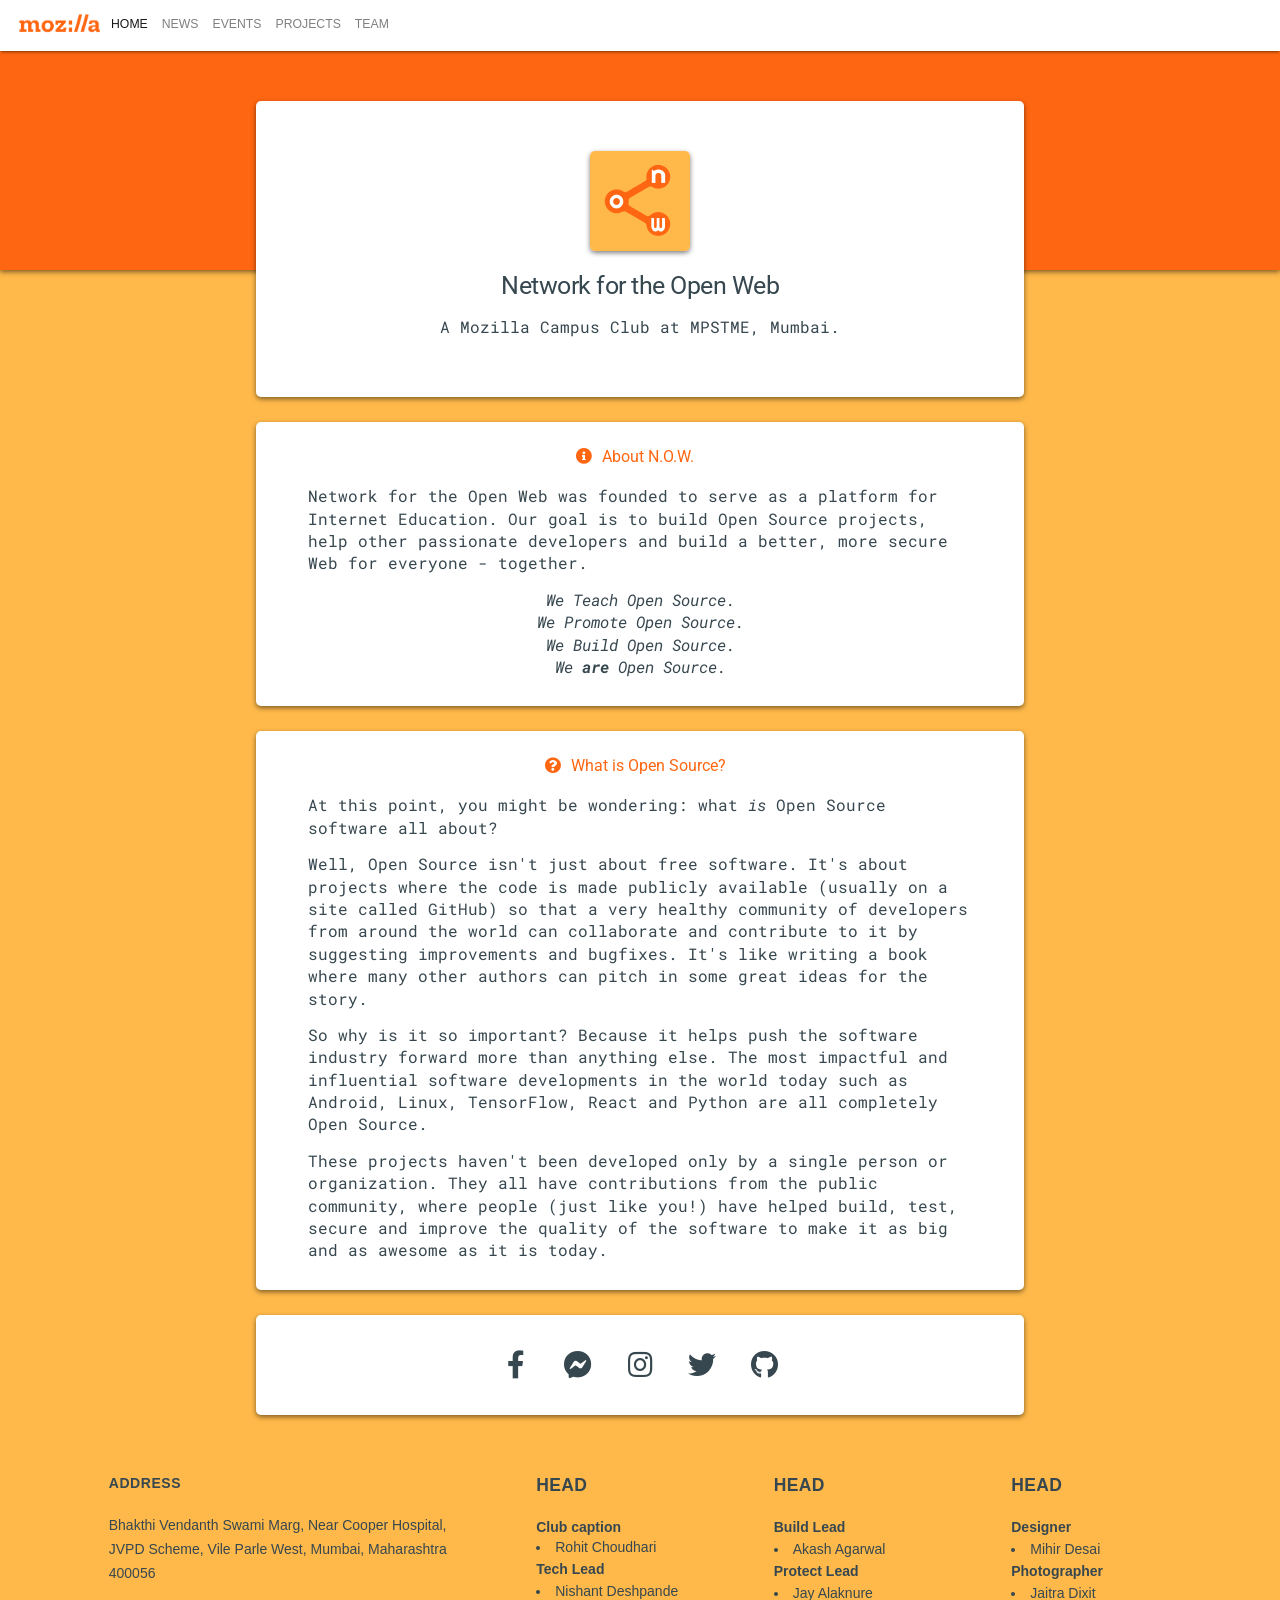
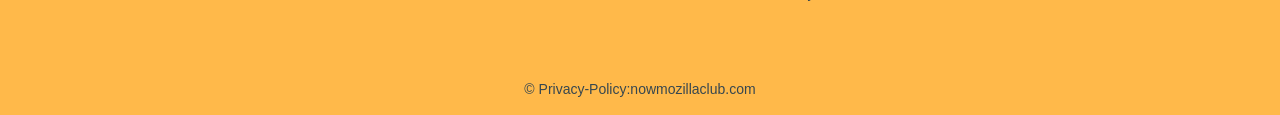
<file: index.html>
<!DOCTYPE html>
<html lang="en" dir="ltr">

<head>
    <meta charset="utf-8">
    <meta name="viewport" content="width=device-width, initial-scale=1.0, shrink-to-fit=no">
    <meta name="description" content="A Mozilla Campus Club at MPSTME, Mumbai. We teach, promote & build Open Source software.">

    <title>N.O.W. Mozilla Club</title>

    <link rel="shortcut icon" type="image/png" href="./img/favicon.ico" />

    <link href="css/style.css" rel="stylesheet" type="text/css">
    <link href="css/material.css" rel="stylesheet" type="text/css">
    <link href="css/bootstrap-material-design.css" rel="stylesheet" type="text/css">
    <link href="https://fonts.googleapis.com/css?family=Roboto|Roboto+Mono" rel="stylesheet">
    <link rel="stylesheet" href="https://use.fontawesome.com/releases/v5.5.0/css/all.css" integrity="sha384-B4dIYHKNBt8Bc12p+WXckhzcICo0wtJAoU8YZTY5qE0Id1GSseTk6S+L3BlXeVIU" crossorigin="anonymous">

    <script src="https://ajax.googleapis.com/ajax/libs/jquery/3.3.1/jquery.min.js"></script>
    <script src="./js/bootstrap-material-design.js"></script>
    <script src="./js/bootstrap-material-design.min.js"></script>
</head>

<body>
    <div id="bg"></div>

    <nav class="navbar navbar-expand-lg navbar-light bg-light sticky-top">
        <a href="index.html"><img src="./img/mozilla 03.png" width="90" height="26" alt="Mozilla"></a>
        <button class="navbar-toggler" type="button" data-toggle="collapse" data-target="#navbarNavAltMarkup" aria-controls="navbarNavAltMarkup" aria-expanded="false" aria-label="Toggle navigation">
            <span class="navbar-toggler-icon"></span>
        </button>
        <div class="collapse navbar-collapse" id="navbarNavAltMarkup">
            <div class="navbar-nav">
                <ul class="dropdown-menu">
                    <li class="dropdown">
                    <li>
                        <a class="dropdown-toggle" data-toggle="dropdown" href="./index.html">Home<span class="caret"></span></a>
                    </li>
                    <li>
                        <a class="dropdown-toggle" data-toggle="dropdown" href="./news.html">News<span class="caret"></span></a>
                    </li>
                    <li>
                        <a class="dropdown-toggle" data-toggle="dropdown" href="./events.html">Events<span class="caret"></span></a>
                    </li>
                    <li>
                        <a class="dropdown-toggle" data-toggle="dropdown" href="./projects.html">Projects<span class="caret"></span></a>
                    </li>
                    <li>
                        <a class="dropdown-toggle" data-toggle="dropdown" href="./team.html">Team<span class="caret"></span></a>
                    </li>
                    </li>
                </ul>

                <a class="nav-item nav-link active" href="./index.html">Home<span class="sr-only">(current)</span></a>
                <a class="nav-item nav-link" href="./news.html">News</a>
                <a class="nav-item nav-link" href="./events.html">Events</a>
                <a class="nav-item nav-link" href="./projects.html">Projects</a>
                <a class="nav-item nav-link" href="./team.html">Team</a>
            </div>
        </div>
    </nav>

    <div id="title_card" class="card">
        <div><img id="photo" src="./img/now_logo-square.png" alt="N.O.W." /></div>
        <h1 id="name">Network for the Open Web</h1>
        <h2 id="description">A <a href="https://campus.mozilla.community/" target="_blank">Mozilla Campus Club</a> at <a href="http://engineering.nmims.edu/" target="_blank">MPSTME, Mumbai</a>.</h2>
    </div>

    <div id="about_card" class="card">
        <section class="tab">
            <div class="title"><span style="font-size: 1em"><i class="fas fa-info-circle"></i>About N.O.W.</span></div>
            <div class="content">
                <section class="element">
                    <div class="info">Network for the Open Web was founded to serve as a platform for Internet Education. Our goal is to build Open Source projects, help other passionate developers and build a better, more secure Web for
                        everyone -
                        together.</div>
                    <p></p>
                    <div class="info" id="slogan">We Teach Open Source.<br>We Promote Open Source.<br>We Build Open Source.<br>We <b>are</b> Open Source.</div>
                </section>
            </div>
        </section>
    </div>

    <div id="about_card" class="card">
        <section class="tab">
            <div class="title"><span style="font-size: 1em"><i class="fas fa-question-circle"></i>What is Open Source?</span></div>
            <div class="content">
                <section class="element">
                    <div class="info">At this point, you might be wondering: what <i>is</i> Open Source software all about?</div>
                    <p></p>
                    <div class="info">Well, Open Source isn't just about free software. It's about projects where the code is made publicly available (usually on a site called GitHub) so that a very healthy community of developers from around the world can collaborate and contribute to it by suggesting improvements and bugfixes. It's like writing a book where many other authors can pitch in some great ideas for the story.</div>
                    <p></p>
                    <div class="info">So why is it so important? Because it helps push the software industry forward more than anything else. The most impactful and influential software developments in the world
                        today such as Android, Linux, TensorFlow, React and Python are all completely Open
                        Source.</div>
                    <p></p>
                    <div class="info">
                        These projects haven't been developed only by a single person or organization. They all have contributions from the public community, where people (just like you!) have helped build, test, secure and improve the
                        quality
                        of
                        the software to make it as big and as awesome as it is today.
                    </div>
                </section>
            </div>
        </section>
    </div>

    <div id="contact_card" class="card">
        <center>
            <ul>
                <li>
                    <a href="https://www.facebook.com/nowmozillaclub/" target="_blank"><i class="fab fa-facebook-f"></i></a>
                </li>

                <li>
                    <a href="https://www.messenger.com/t/nowmozillaclub/" target="_blank"><i class="fab fa-facebook-messenger"></i></a>
                </li>

                <li>
                    <a href="https://www.instagram.com/nowmozillaclub/" target="_blank"><i class="fab fa-instagram"></i></a>
                </li>

                <li>
                    <a href="https://twitter.com/nowmozillaclub/" target="_blank"><i class="fab fa-twitter"></i></a>
                </li>

                <li>
                    <a href="https://github.com/nowmozillaclub/" target="_blank"><i class="fab fa-github"></i></a>
                </li>
            </ul>

        </center>

    </div>
    
    <!-- Footer -->
    <!-- Footer -->
<footer class="page-footer font-small stylish-color-dark pt-4">

    <!-- Footer Links -->
    <div class="container text-center text-md-left">

      <!-- Grid row -->
      <div class="row">

        <!-- Grid column -->
        <div class="col-md-4 mx-auto">

          <!-- Content -->
          <h6 class="font-weight-bold text-uppercase mt-3 mb-4">Address</h6>
          <p>Bhakthi Vendanth Swami Marg, Near Cooper Hospital, JVPD Scheme, Vile Parle West, Mumbai, Maharashtra 400056</p>
                                                   

        </div>
        <!-- Grid column -->

        <hr class="clearfix w-100 d-md-none">

        <!-- Grid column -->
        <div class="col-md-2 mx-auto">

          <!-- Links -->
          <h5 class="font-weight-bold text-uppercase mt-3 mb-4">Head</h5>

          
            <b>Club caption</b> 
                      <li><a href="https://github.com/InfernapeXavier"</a>Rohit Choudhari</li>
          <b>Tech Lead</b>          <li><a href="https://github.com/nishantde"</a>Nishant Deshpande</li>
          
          


        </div>
        <!-- Grid column -->

        <hr class="clearfix w-100 d-md-none">

        <!-- Grid column -->
        <div class="col-md-2 mx-auto">

          <!-- Links -->
          <h5 class="font-weight-bold text-uppercase mt-3 mb-4">Head</h5>

          
            
                <b>Build Lead</b>              <li><a href="https://github.com/akash20995"</a>Akash Agarwal</li>
                <b>Protect Lead</b>                  <li><a href="https://github.com/orgs/nowmozillaclub/people"</a>Jay Alaknure</li>

        </div>
        <!-- Grid column -->

        <hr class="clearfix w-100 d-md-none">

        <!-- Grid column -->
        <div class="col-md-2 mx-auto">

          <!-- Links -->
          <h5 class="font-weight-bold text-uppercase mt-3 mb-4">Head</h5>

          
          <b>Designer</b>                      <li><a href="https://github.com/mihirdesai"</a>Mihir Desai</li>
          <b>Photographer</b>                          <li><a href="https://github.com/jaitradixit"</a>Jaitra Dixit</li>
  

        </div>
        <!-- Grid column -->

      </div>
      <!-- Grid row -->

    </div>
    <!-- Footer Links -->

    

    <!-- Social buttons -->
    
    <!-- Social buttons -->

    <!-- Copyright -->
    <div class="footer-copyright text-center py-3"><a href="privacy-policy.htm"</a>© Privacy-Policy:
      <a href="index.html"> nowmozillaclub.com</a>
    </div>
    <!-- Copyright -->

</footer>
<!-- Footer -->
  <!-- Footer -->
</body>

</html>
</file>
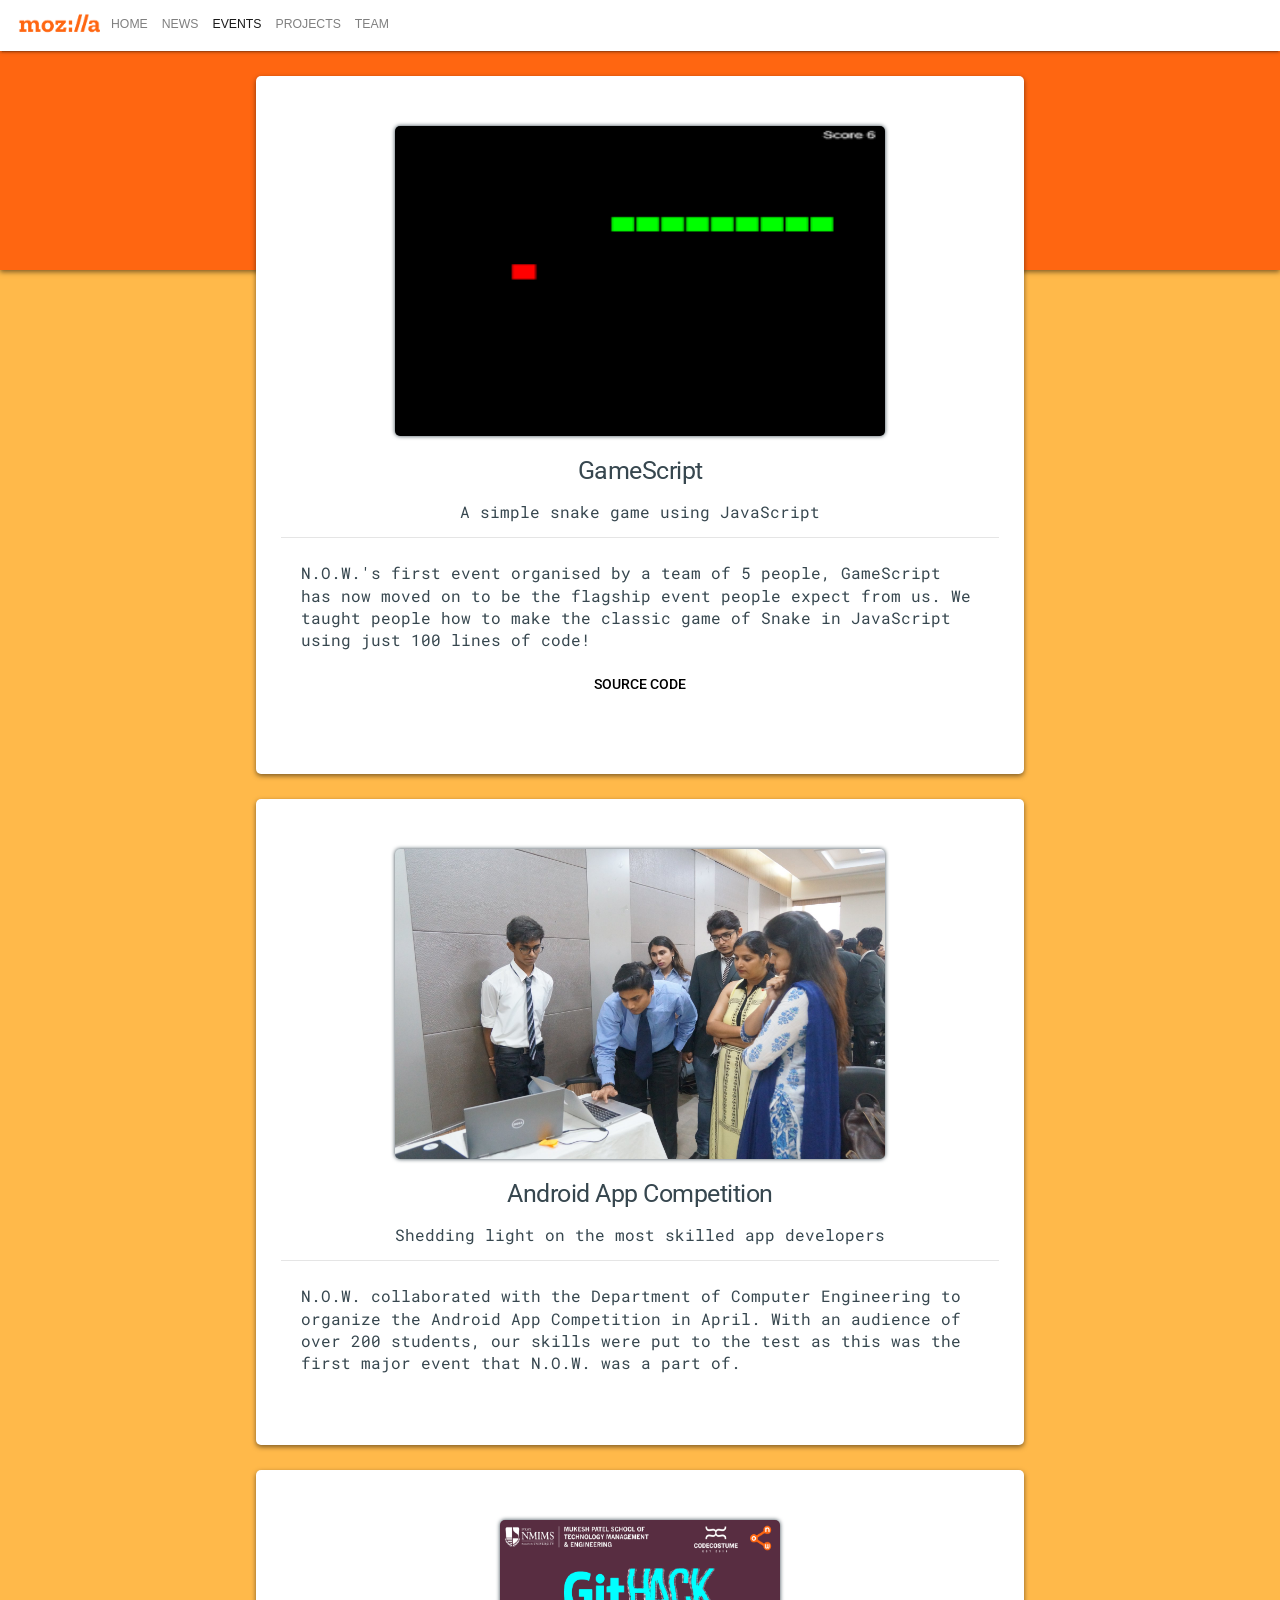
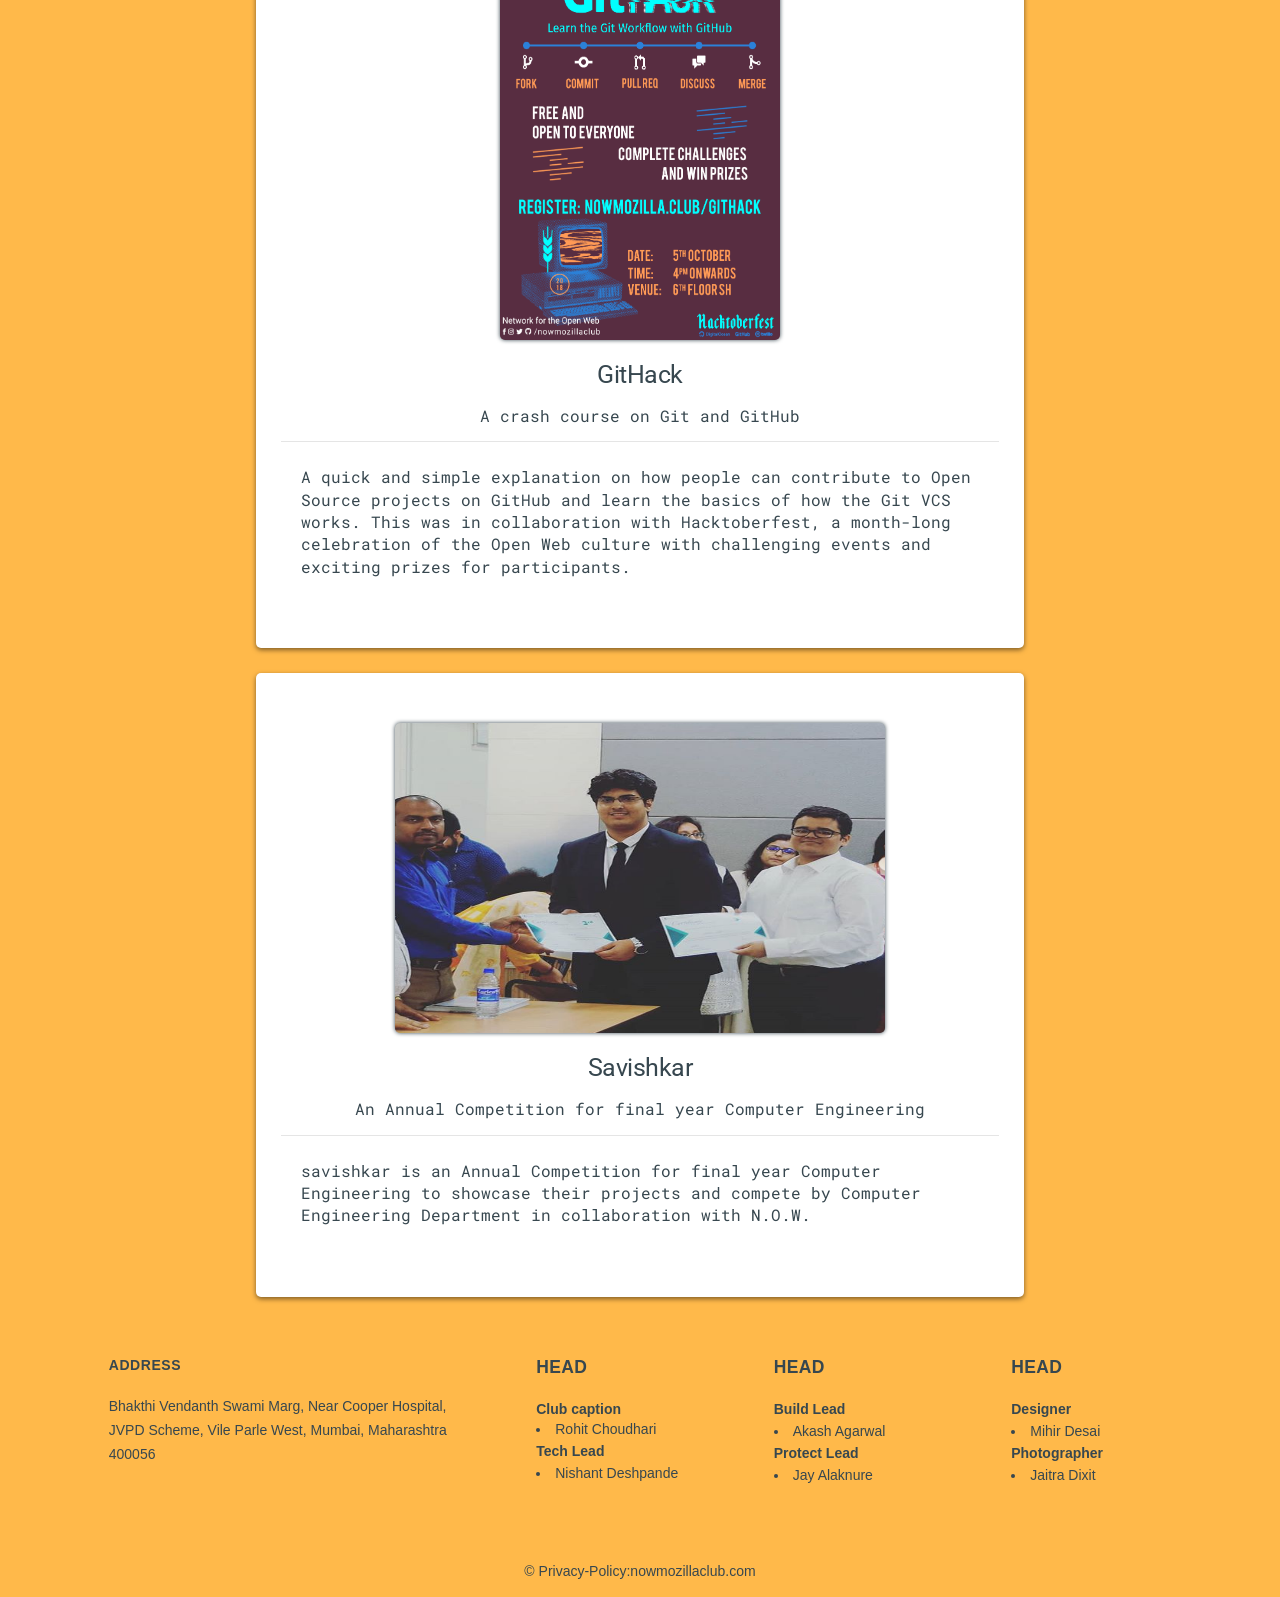
<file: events.html>
<!DOCTYPE html>
<html lang="en" dir="ltr">

<head>
    <meta charset="utf-8">
    <meta name="viewport" content="width=device-width, initial-scale=1.0, shrink-to-fit=no">
    <meta name="description" content="A Mozilla Campus Club at MPSTME, Mumbai. We teach, promote & build Open Source software.">

    <title>N.O.W. | Events</title>

    <link rel="shortcut icon" type="image/png" href="./img/favicon.ico" />

    <link href="css/style.css" rel="stylesheet" type="text/css">
    <link href="css/material.css" rel="stylesheet" type="text/css">
    <link href="css/bootstrap-material-design.css" rel="stylesheet" type="text/css">
    <link href="https://fonts.googleapis.com/css?family=Roboto|Roboto+Mono" rel="stylesheet">
    <link rel="stylesheet" href="https://use.fontawesome.com/releases/v5.5.0/css/all.css" integrity="sha384-B4dIYHKNBt8Bc12p+WXckhzcICo0wtJAoU8YZTY5qE0Id1GSseTk6S+L3BlXeVIU" crossorigin="anonymous">

    <script src="https://ajax.googleapis.com/ajax/libs/jquery/3.3.1/jquery.min.js"></script>
    <script src="./js/bootstrap-material-design.js"></script>
    <script src="./js/bootstrap-material-design.min.js"></script>
</head>

<body>
    <div id="bg"></div>

    <nav class="navbar navbar-expand-lg navbar-light bg-light sticky-top">
        <a href="index.html"><img src="./img/mozilla 03.png" width="90" height="26" alt="Mozilla"></a>
        <button class="navbar-toggler" type="button" data-toggle="collapse" data-target="#navbarNavAltMarkup" aria-controls="navbarNavAltMarkup"
            aria-expanded="false" aria-label="Toggle navigation">
            <span class="navbar-toggler-icon"></span>
        </button>
        <div class="collapse navbar-collapse" id="navbarNavAltMarkup">
            <div class="navbar-nav">
                <ul class="dropdown-menu">
                    <li class="dropdown">
                    <li>
                        <a class="dropdown-toggle" data-toggle="dropdown" href="./index.html">Home<span class="caret"></span></a>
                    </li>
                    <li>
                        <a class="dropdown-toggle" data-toggle="dropdown" href="./news.html">News<span class="caret"></span></a>
                    </li>
                    <li>
                        <a class="dropdown-toggle" data-toggle="dropdown" href="./events.html">Events<span class="caret"></span></a>
                    </li>
                    <li>
                        <a class="dropdown-toggle" data-toggle="dropdown" href="./projects.html">Projects<span class="caret"></span></a>
                    </li>
                    <li>
                        <a class="dropdown-toggle" data-toggle="dropdown" href="./team.html">Team<span class="caret"></span></a>
                    </li>
                    </li>
                </ul>

                <a class="nav-item nav-link" href="./index.html">Home</a>
                <a class="nav-item nav-link" href="./news.html">News</a>
                <a class="nav-item nav-link active" href="./events.html">Events<span class="sr-only">(current)</span></a>
                <a class="nav-item nav-link" href="./projects.html">Projects</a>
                <a class="nav-item nav-link" href="./team.html">Team</a>
            </div>
        </div>
    </nav>

    <div id="event_card" class="card">
        <div><img id="landscape_photo" class="shadowed" src="./img/gamescript.png" alt="GameScript" /></div>
        <h1 id="name">GameScript</h1>
        <section class="tab">
            <h2 id="description">A simple snake game using JavaScript</h2>
            <hr id="ruler" />
            <div class="content">
                <section class="element">
                    <div class="info">N.O.W.'s first event organised by a team of 5 people, GameScript has now moved on to
                        be the flagship event people expect from us. We taught people how to make the classic game of Snake
                        in JavaScript using just
                        100 lines of code!
                        <p></p>
                        <center>
                            <a href="https://github.com/nowmozillaclub/gamescript" target="_blank">
                                <button class="mdl-button mdl-js-button mdl-js-ripple-effect">Source code</button>
                            </a>
                        </center>
                    </div>
                </section>
            </div>
        </section>
    </div>

    <div id="event_card" class="card">
        <div><img id="landscape_photo" class="shadowed" src="./img/android.jpg" alt="Android App Competiton" /></div>

        <h1 id="name">Android App Competition</h1>
        <section class="tab">
            <h2 id="description">Shedding light on the most skilled app developers</h2>
            <hr id="ruler" />
            <div class="content">
                <section class="element">
                    <div class="info">N.O.W. collaborated with the Department of Computer Engineering to organize the Android App Competition in April. With an audience of over 200 students, our skills were put to the test as this was the first major
                        event that N.O.W. was a part of.</div>
                </section>
            </div>
        </section>
    </div>

    <div id="event_card" class="card">
        <div><img id="portrait_photo" class="shadowed" src="./img/githack.png" alt="githack" /></div>

        <h1 id="name">GitHack</h1>
        <h2 id="description">A crash course on Git and GitHub</h2>
        <section class="tab">

            <hr id="ruler" />
            <div class="content">
                <section class="element">
                    <div class="info">A quick and simple explanation on how people can contribute to Open Source projects on GitHub and learn the basics of how the Git VCS works. This was in collaboration with Hacktoberfest, a month-long
                        celebration of the Open Web culture with challenging events and exciting prizes for participants.</div>
                </section>
            </div>
        </section>
    </div>
    
    
    <div id="event_card" class="card">
        <div><img id="landscape_photo" class="shadowed" src="./img/savishkar.png" alt="savishkar" /></div>

        <h1 id="name">Savishkar</h1>
        <section class="tab">
            <h2 id="description">An Annual Competition for final year Computer Engineering</h2>
            <hr id="ruler" />
            <div class="content">
                <section class="element">
                    <div class="info">savishkar is an Annual Competition for final year Computer Engineering to showcase their projects and compete by Computer Engineering Department in collaboration with N.O.W. </div>
                </section>
            </div>
        </section>
    </div>
    
    
    <footer class="page-footer font-small stylish-color-dark pt-4">
    
        <!-- Footer Links -->
        <div class="container text-center text-md-left">
    
          <!-- Grid row -->
          <div class="row">
    
            <!-- Grid column -->
            <div class="col-md-4 mx-auto">
    
              <!-- Content -->
              <h6 class="font-weight-bold text-uppercase mt-3 mb-4">Address</h6>
              <p>Bhakthi Vendanth Swami Marg, Near Cooper Hospital, JVPD Scheme, Vile Parle West, Mumbai, Maharashtra 400056</p>
                                                       
    
            </div>
            <!-- Grid column -->
    
            <hr class="clearfix w-100 d-md-none">
    
            <!-- Grid column -->
            <div class="col-md-2 mx-auto">
    
              <!-- Links -->
              <h5 class="font-weight-bold text-uppercase mt-3 mb-4">Head</h5>
    
              
                <b>Club caption</b> 
                          <li><a href="https://github.com/InfernapeXavier"</a>Rohit Choudhari</li>
              <b>Tech Lead</b>          <li><a href="https://github.com/nishantde"</a>Nishant Deshpande</li>
              
              
    
    
            </div>
            <!-- Grid column -->
    
            <hr class="clearfix w-100 d-md-none">
    
            <!-- Grid column -->
            <div class="col-md-2 mx-auto">
    
              <!-- Links -->
              <h5 class="font-weight-bold text-uppercase mt-3 mb-4">Head</h5>
    
              
                
                    <b>Build Lead</b>              <li><a href="https://github.com/akash20995"</a>Akash Agarwal</li>
                    <b>Protect Lead</b>                  <li><a href="https://github.com/orgs/nowmozillaclub/people"</a>Jay Alaknure</li>
    
            </div>
            <!-- Grid column -->
    
            <hr class="clearfix w-100 d-md-none">
    
            <!-- Grid column -->
            <div class="col-md-2 mx-auto">
    
              <!-- Links -->
              <h5 class="font-weight-bold text-uppercase mt-3 mb-4">Head</h5>
    
              
              <b>Designer</b>                      <li><a href="https://github.com/mihirdesai"</a>Mihir Desai</li>
              <b>Photographer</b>                          <li><a href="https://github.com/jaitradixit"</a>Jaitra Dixit</li>
      
    
            </div>
            <!-- Grid column -->
    
          </div>
          <!-- Grid row -->
    
        </div>
        <!-- Footer Links -->
    
        
    
        <!-- Social buttons -->
        
        <!-- Social buttons -->
    
        <!-- Copyright -->
        <div class="footer-copyright text-center py-3"><a href="privacy-policy.htm"</a>© Privacy-Policy:
          <a href="index.html"> nowmozillaclub.com</a>
        </div>
        <!-- Copyright -->
    
    </footer>
    <!-- Footer -
    
</body>

</html>
</file>
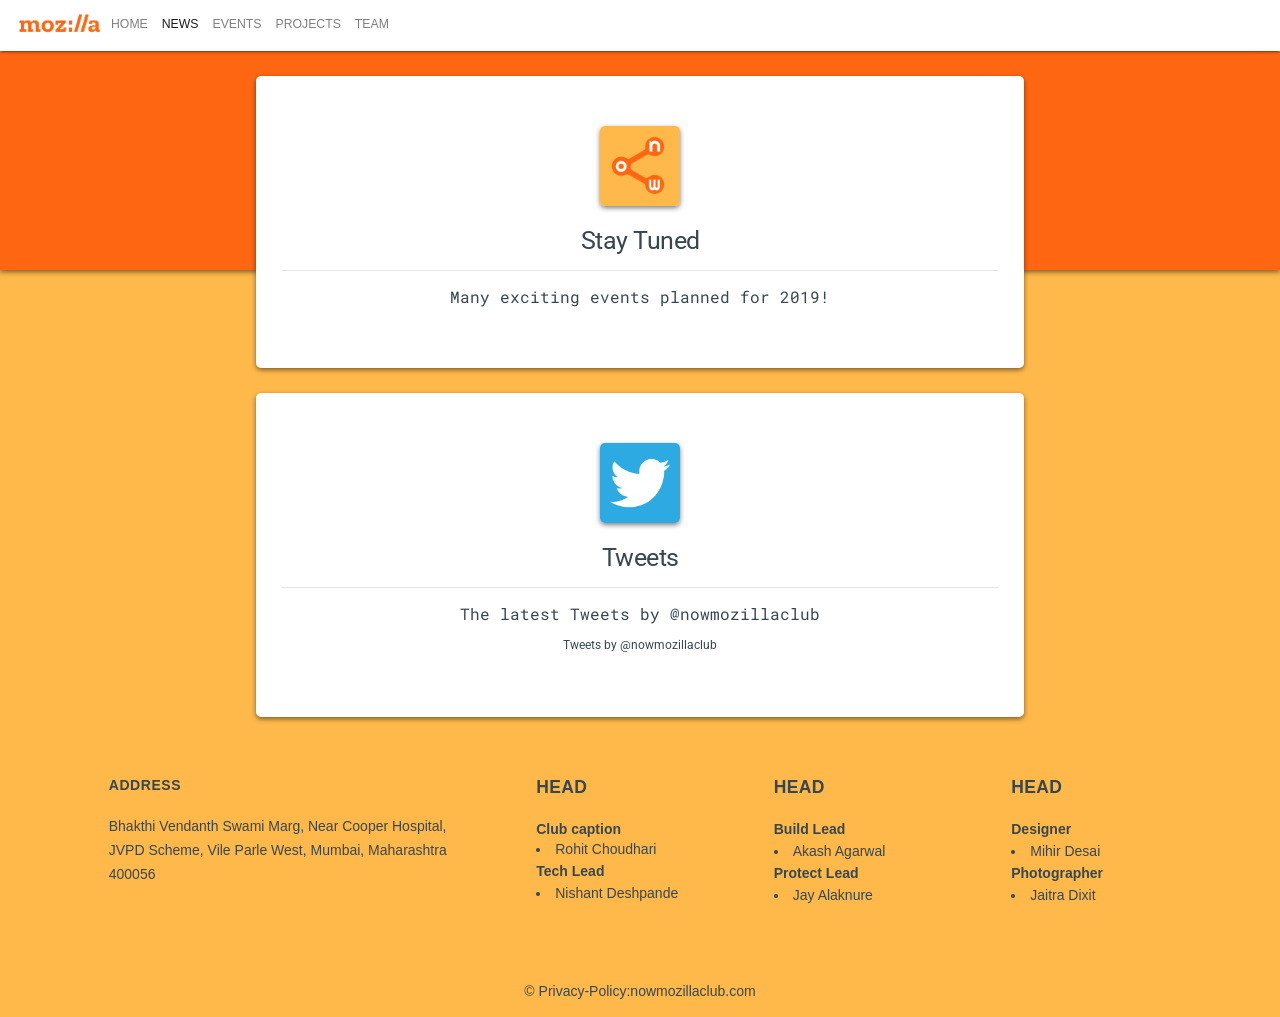
<file: news.html>
<!DOCTYPE html>
<html lang="en" dir="ltr">

<head>
    <meta charset="utf-8">
    <meta name="viewport" content="width=device-width, initial-scale=1.0, shrink-to-fit=no">
    <meta name="description" content="A Mozilla Campus Club at MPSTME, Mumbai. We teach, promote & build Open Source software.">

    <title>N.O.W. | News</title>

    <link rel="shortcut icon" type="image/png" href="./img/favicon.ico" />

    <link href="css/style.css" rel="stylesheet" type="text/css">
    <link href="css/material.css" rel="stylesheet" type="text/css">
    <link href="css/bootstrap-material-design.css" rel="stylesheet" type="text/css">
    <link href="https://fonts.googleapis.com/css?family=Roboto|Roboto+Mono" rel="stylesheet">
    <link rel="stylesheet" href="https://use.fontawesome.com/releases/v5.5.0/css/all.css" integrity="sha384-B4dIYHKNBt8Bc12p+WXckhzcICo0wtJAoU8YZTY5qE0Id1GSseTk6S+L3BlXeVIU" crossorigin="anonymous">

    <script src="https://ajax.googleapis.com/ajax/libs/jquery/3.3.1/jquery.min.js"></script>
    <script src="./js/bootstrap-material-design.js"></script>
    <script src="./js/bootstrap-material-design.min.js"></script>
</head>

<body>
    <div id="bg"></div>

    <nav class="navbar navbar-expand-lg navbar-light bg-light sticky-top">
        <a href="index.html"><img src="./img/mozilla 03.png" width="90" height="26" alt="Mozilla"></a>
        <button class="navbar-toggler" type="button" data-toggle="collapse" data-target="#navbarNavAltMarkup" aria-controls="navbarNavAltMarkup"
            aria-expanded="false" aria-label="Toggle navigation">
            <span class="navbar-toggler-icon"></span>
        </button>
        <div class="collapse navbar-collapse" id="navbarNavAltMarkup">
            <div class="navbar-nav">
                <ul class="dropdown-menu">
                    <li class="dropdown">
                    <li>
                        <a class="dropdown-toggle" data-toggle="dropdown" href="./index.html">Home<span class="caret"></span></a>
                    </li>
                    <li>
                        <a class="dropdown-toggle" data-toggle="dropdown" href="./news.html">News<span class="caret"></span></a>
                    </li>
                    <li>
                        <a class="dropdown-toggle" data-toggle="dropdown" href="./events.html">Events<span class="caret"></span></a>
                    </li>
                    <li>
                        <a class="dropdown-toggle" data-toggle="dropdown" href="./projects.html">Projects<span class="caret"></span></a>
                    </li>
                    <li>
                        <a class="dropdown-toggle" data-toggle="dropdown" href="./team.html">Team<span class="caret"></span></a>
                    </li>
                    </li>
                </ul>

                <a class="nav-item nav-link" href="./index.html">Home</a>
                <a class="nav-item nav-link active" href="./news.html">News<span class="sr-only">(current)</span></a>
                <a class="nav-item nav-link" href="./events.html">Events</a>
                <a class="nav-item nav-link" href="./projects.html">Projects</a>
                <a class="nav-item nav-link" href="./team.html">Team</a>
            </div>
        </div>
    </nav>

    <div id="news_card" class="card">
        <div><img id="photo" src="./img/now_logo-square.png" alt="N.O.W." /></div>
        <h1 id="name">Stay Tuned</h1>
        <section class="tab">
            <hr id="ruler" />
            <h2 id="description">Many exciting events planned for 2019!</h2>
        </section>
    </div>

    <div id="news_card" class="card">
        <div><img id="photo" src="./img/twitter.png" alt="Tweets" /></div>
        <h1 id="name">Tweets</h1>
        <section class="tab" id="twitter">
            <hr id="ruler" />
            <h2 id="description">The latest Tweets by <a href="https://twitter.com/nowmozillaclub/" target="_blank">@nowmozillaclub</a></h2>
            <a class="twitter-timeline" data-width="1000" data-height="1000" data-theme="light" data-link-color="#ff6611" href="https://twitter.com/nowmozillaclub?ref_src=twsrc%5Etfw">Tweets by @nowmozillaclub</a>
            <script async src="https://platform.twitter.com/widgets.js" charset="utf-8"></script>
        </section>
    </div>
    <footer class="page-footer font-small stylish-color-dark pt-4">
    
        <!-- Footer Links -->
        <div class="container text-center text-md-left">
    
          <!-- Grid row -->
          <div class="row">
    
            <!-- Grid column -->
            <div class="col-md-4 mx-auto">
    
              <!-- Content -->
              <h6 class="font-weight-bold text-uppercase mt-3 mb-4">Address</h6>
              <p>Bhakthi Vendanth Swami Marg, Near Cooper Hospital, JVPD Scheme, Vile Parle West, Mumbai, Maharashtra 400056</p>
                                                       
    
            </div>
            <!-- Grid column -->
    
            <hr class="clearfix w-100 d-md-none">
    
            <!-- Grid column -->
            <div class="col-md-2 mx-auto">
    
              <!-- Links -->
              <h5 class="font-weight-bold text-uppercase mt-3 mb-4">Head</h5>
    
              
                <b>Club caption</b> 
                          <li><a href="https://github.com/InfernapeXavier"</a>Rohit Choudhari</li>
              <b>Tech Lead</b>          <li><a href="https://github.com/nishantde"</a>Nishant Deshpande</li>
              
              
    
    
            </div>
            <!-- Grid column -->
    
            <hr class="clearfix w-100 d-md-none">
    
            <!-- Grid column -->
            <div class="col-md-2 mx-auto">
    
              <!-- Links -->
              <h5 class="font-weight-bold text-uppercase mt-3 mb-4">Head</h5>
    
              
                
                    <b>Build Lead</b>              <li><a href="https://github.com/akash20995"</a>Akash Agarwal</li>
                    <b>Protect Lead</b>                  <li><a href="https://github.com/orgs/nowmozillaclub/people"</a>Jay Alaknure</li>
    
            </div>
            <!-- Grid column -->
    
            <hr class="clearfix w-100 d-md-none">
    
            <!-- Grid column -->
            <div class="col-md-2 mx-auto">
    
              <!-- Links -->
              <h5 class="font-weight-bold text-uppercase mt-3 mb-4">Head</h5>
    
              
              <b>Designer</b>                      <li><a href="https://github.com/mihirdesai"</a>Mihir Desai</li>
              <b>Photographer</b>                          <li><a href="https://github.com/jaitradixit"</a>Jaitra Dixit</li>
      
    
            </div>
            <!-- Grid column -->
    
          </div>
          <!-- Grid row -->
    
        </div>
        <!-- Footer Links -->
    
        
    
        <!-- Social buttons -->
        
        <!-- Social buttons -->
    
        <!-- Copyright -->
        <div class="footer-copyright text-center py-3"><a href="privacy-policy.htm"</a>© Privacy-Policy:
          <a href="index.html"> nowmozillaclub.com</a>
        </div>
        <!-- Copyright -->
    
    </footer>
    <!-- Footer -
    
</body>

</html>
</file>
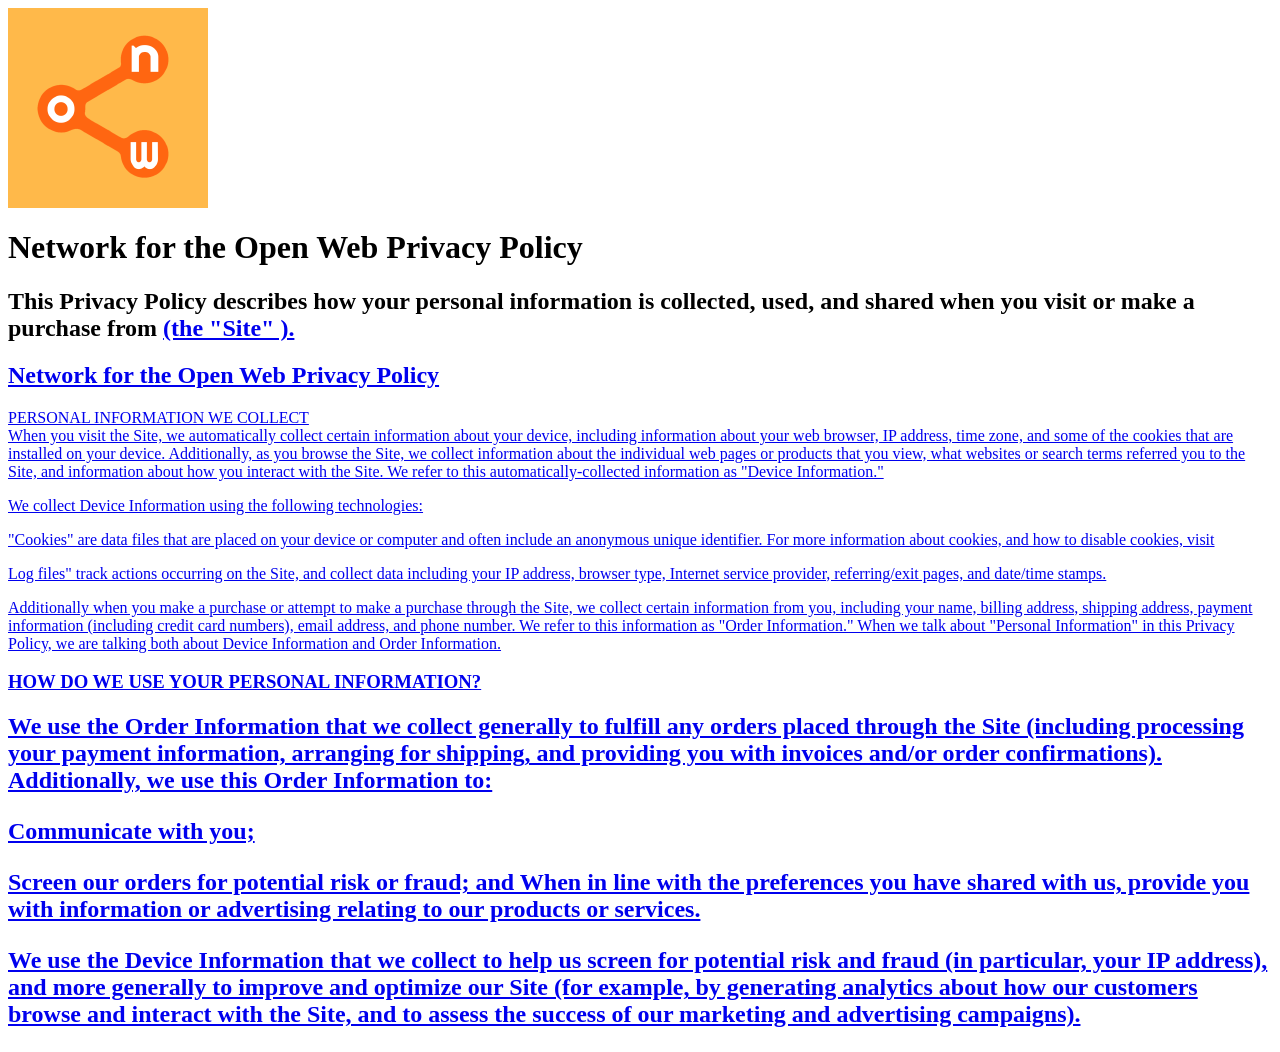
<file: Privacy-policy.htm>
<html>

<head>
    <title>Privacy-policy</title>

</head>

<body>

    <div id="title_card" class="card">
        <div><img id="photo" src="./img/now_logo-square.png" alt="N.O.W." /></div>
        <h1 id="name">Network for the Open Web Privacy Policy</h1>
        <h2 id="description">This Privacy Policy describes how your personal information is collected, used, and shared when you visit or make a purchase from <a href="http://nowmozilla.club" </a>(the "Site" ).</h2> </div> <h2>Network for the Open
                Web Privacy Policy</h2>

        <div id="about_card" class="card">
            <section class="tab">
                <div class="title"><span style="font-size: 1em"><i class="fas fa-question-circle"></i>PERSONAL INFORMATION WE COLLECT

                    </span></div>
                <div class="content">
                    <section class="element">

                        <div class="info">When you visit the Site, we automatically collect certain information about your device, including information about your web browser, IP address, time zone, and some of the cookies that are installed on
                            your device. Additionally, as you browse the Site, we collect information about the individual web pages or products that you view, what websites or search terms referred you to the Site, and information about how you
                            interact with the Site. We refer to this automatically-collected information as "Device Information."</div>
                        <p></p>
                        <div class="info">We collect Device Information using the following technologies:</div>
                        <p></p>
                        <div class="info">"Cookies" are data files that are placed on your device or computer and often include an anonymous unique identifier. For more information about cookies, and how to disable cookies, visit <a href="http://www.allaboutcookies.org"
                                </a> </div> <p></p>


                                <div class="info">Log files" track actions occurring on the Site, and collect data including your IP address, browser type, Internet service provider, referring/exit pages, and date/time stamps.
                                </div>
                                <p></p>

                                <div class="info">Additionally when you make a purchase or attempt to make a purchase through the Site, we collect certain information from you, including your name, billing address, shipping address, payment
                                    information (including credit card numbers), email address, and phone number. We refer to this information as "Order Information."

                                    When we talk about "Personal Information" in this Privacy Policy, we are talking both about Device Information and Order Information.</div>
                                <p></p>


                                <h1 id="name">HOW DO WE USE YOUR PERSONAL INFORMATION?</h1>
                                <h2 id="description">We use the Order Information that we collect generally to fulfill any orders placed through the Site (including processing your payment information, arranging for shipping, and providing you with
                                    invoices and/or order confirmations). Additionally, we use this Order Information to:

                                    <br />
                                    <p>
                                        Communicate with you;

                                    </p>
                                    <p>
                                        Screen our orders for potential risk or fraud; and
                                        When in line with the preferences you have shared with us, provide you with information or advertising relating to our products or services.
                                    </p>
                                    <p>
                                        We use the Device Information that we collect to help us screen for potential risk and fraud (in particular, your IP address), and more generally to improve and optimize our Site (for example, by generating
                                        analytics about how our customers browse and interact with the Site, and to assess the success of our marketing and advertising campaigns).

                                    </p>
                                </h2>


                        </div>
                        <div class="info">

                        </div>
                    </section>
                </div>
            </section>
        </div>

</body>

</html>
</file>
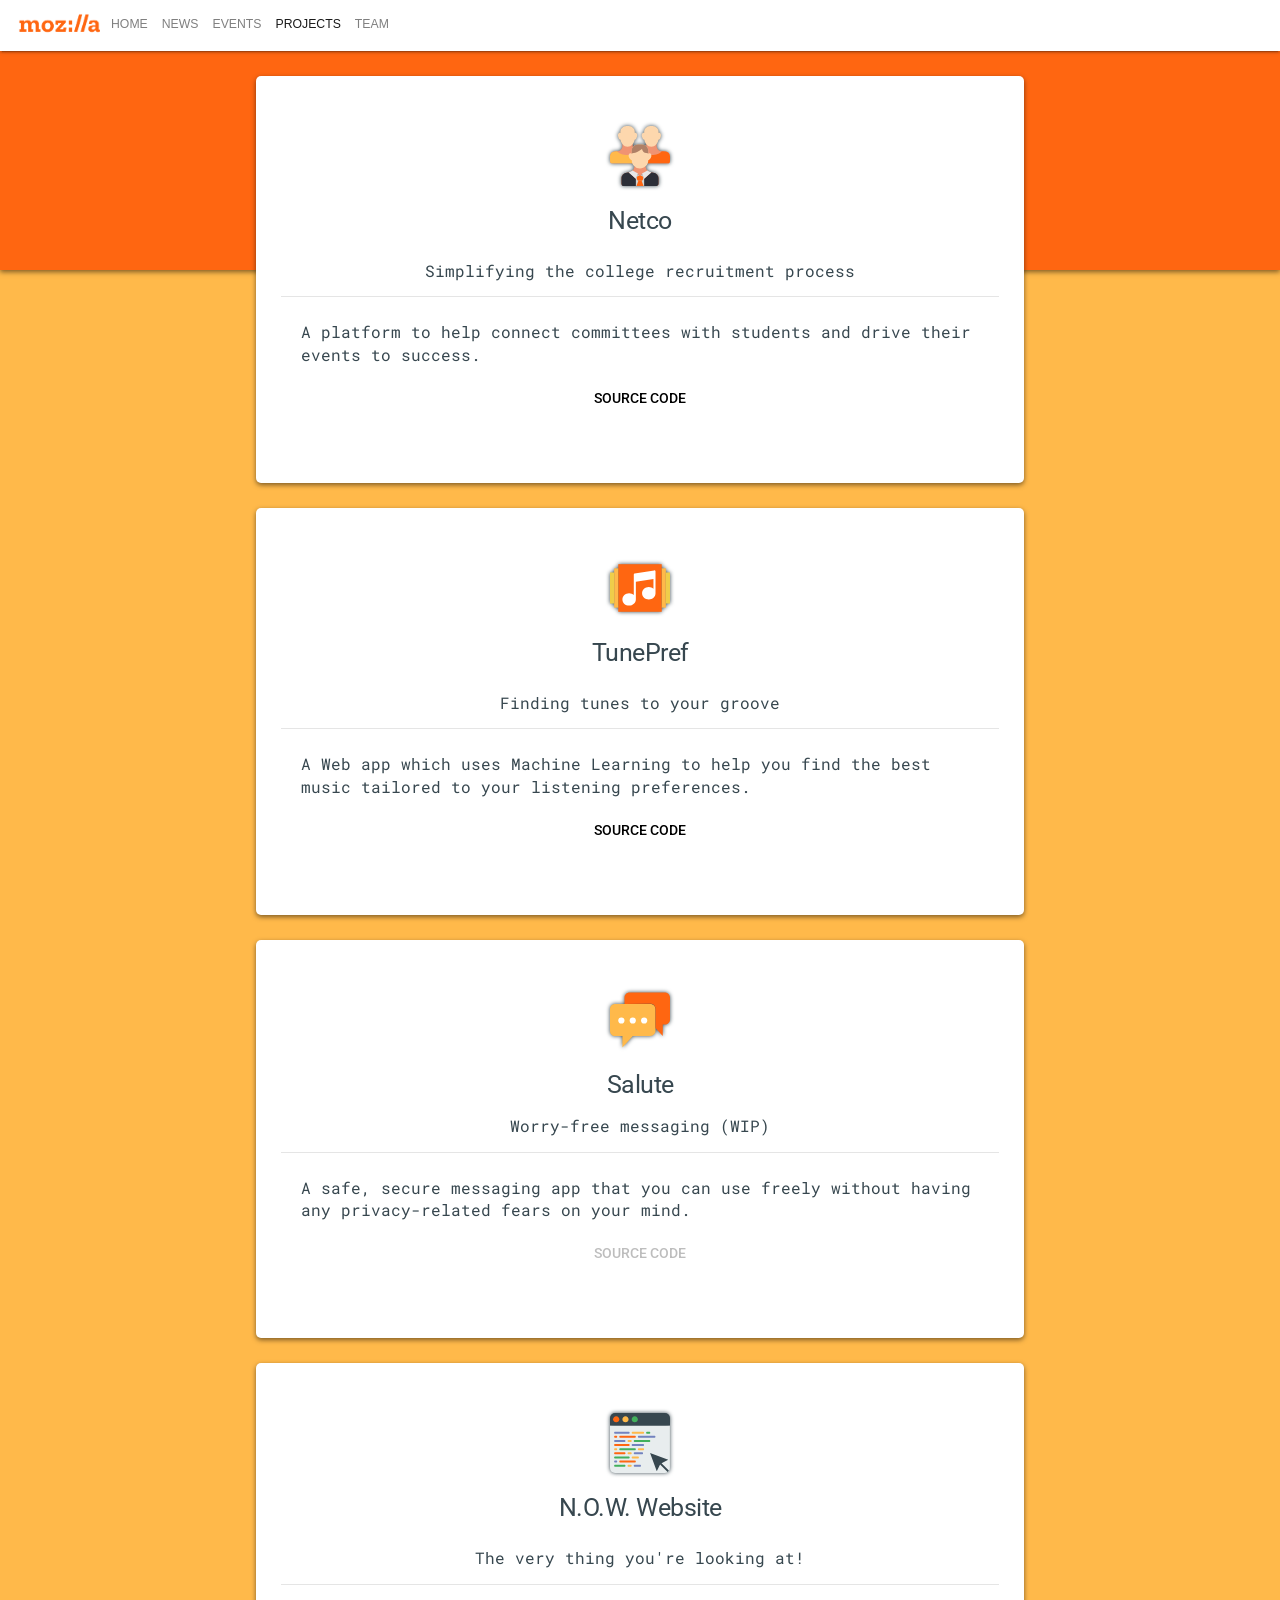
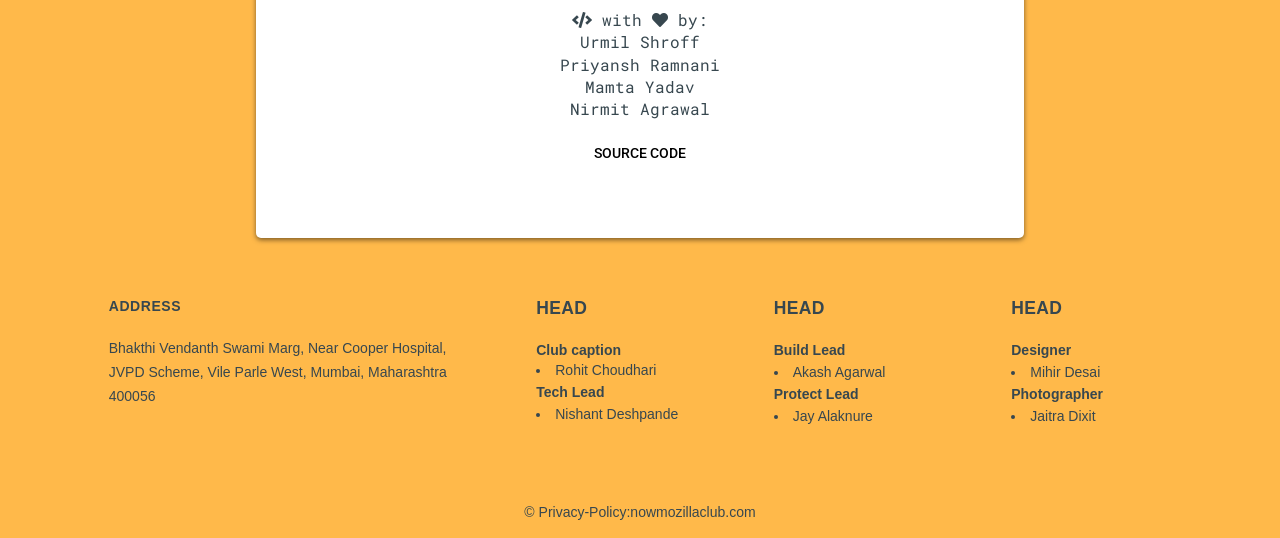
<file: projects.html>
<!DOCTYPE html>
<html lang="en" dir="ltr">

<head>
    <meta charset="utf-8">
    <meta name="viewport" content="width=device-width, initial-scale=1.0, shrink-to-fit=no">
    <meta name="description" content="A Mozilla Campus Club at MPSTME, Mumbai. We teach, promote & build Open Source software.">

    <title>N.O.W. | Projects</title>

    <link rel="shortcut icon" type="image/png" href="./img/favicon.ico" />

    <link href="css/style.css" rel="stylesheet" type="text/css">
    <link href="css/material.css" rel="stylesheet" type="text/css">
    <link href="css/bootstrap-material-design.css" rel="stylesheet" type="text/css">
    <link href="https://fonts.googleapis.com/css?family=Roboto|Roboto+Mono" rel="stylesheet">
    <link rel="stylesheet" href="https://use.fontawesome.com/releases/v5.5.0/css/all.css" integrity="sha384-B4dIYHKNBt8Bc12p+WXckhzcICo0wtJAoU8YZTY5qE0Id1GSseTk6S+L3BlXeVIU" crossorigin="anonymous">

    <script src="https://ajax.googleapis.com/ajax/libs/jquery/3.3.1/jquery.min.js"></script>
    <script src="./js/bootstrap-material-design.js"></script>
    <script src="./js/bootstrap-material-design.min.js"></script>
</head>

<body>
    <div id="bg"></div>

    <nav class="navbar navbar-expand-lg navbar-light bg-light sticky-top">
        <a href="index.html"><img src="./img/mozilla 03.png" width="90" height="26" alt="Mozilla"></a>
        <button class="navbar-toggler" type="button" data-toggle="collapse" data-target="#navbarNavAltMarkup" aria-controls="navbarNavAltMarkup"
            aria-expanded="false" aria-label="Toggle navigation">
            <span class="navbar-toggler-icon"></span>
        </button>
        <div class="collapse navbar-collapse" id="navbarNavAltMarkup">
            <div class="navbar-nav">
                <ul class="dropdown-menu">
                    <li class="dropdown">
                    <li>
                        <a class="dropdown-toggle" data-toggle="dropdown" href="./index.html">Home<span class="caret"></span></a>
                    </li>
                    <li>
                        <a class="dropdown-toggle" data-toggle="dropdown" href="./news.html">News<span class="caret"></span></a>
                    </li>
                    <li>
                        <a class="dropdown-toggle" data-toggle="dropdown" href="./events.html">Events<span class="caret"></span></a>
                    </li>
                    <li>
                        <a class="dropdown-toggle" data-toggle="dropdown" href="./projects.html">Projects<span class="caret"></span></a>
                    </li>
                    <li>
                        <a class="dropdown-toggle" data-toggle="dropdown" href="./team.html">Team<span class="caret"></span></a>
                    </li>
                    </li>
                </ul>

                <a class="nav-item nav-link" href="./index.html">Home</a>
                <a class="nav-item nav-link" href="./news.html">News</a>
                <a class="nav-item nav-link" href="./events.html">Events</a>
                <a class="nav-item nav-link active" href="./projects.html">Projects<span class="sr-only">(current)</span></a>
                <a class="nav-item nav-link" href="./team.html">Team</a>
            </div>
        </div>
    </nav>

    <div id="project_card" class="card">
        <div><img id="photo" class="shadowed" src="./img/netco.svg" alt="Netco" /></div>
        <a href="https://netco.app/" target="_blank">
            <h1 id="name">Netco</h1>
        </a>
        <section class="tab">
            <h2 id="description">Simplifying the college recruitment process</h2>
            <hr id="ruler" />
            <div class="content">
                <section class="element">
                    <div class="info">A platform to help connect committees with students and drive their events to success.</div>
                </section>
                <p></p>
                <center>
                    <a href="https://github.com/nowmozillaclub/Netco" target="_blank">
                        <button class="mdl-button mdl-js-button mdl-js-ripple-effect">Source code</button>
                    </a>
                </center>
            </div>
        </section>
    </div>

    <div id="project_card" class="card">
        <div><img id="photo" class="shadowed" src="./img/tunepref.svg" alt="TunePref" /></div>
        <a href="https://github.com/nowmozillaclub/tunepref" target="_blank">
            <h1 id="name">TunePref</h1>
        </a>
        <section class="tab">
            <h2 id="description">Finding tunes to your groove</h2>
            <hr id="ruler" />
            <div class="content">
                <section class="element">
                    <div class="info">A Web app which uses Machine Learning to help you find the best music tailored to your listening preferences.</div>
                </section>
                <p></p>
                <center>
                    <a href="https://github.com/nowmozillaclub/tunepref" target="_blank">
                        <button class="mdl-button mdl-js-button mdl-js-ripple-effect">Source code</button>
                    </a>
                </center>
            </div>
        </section>
    </div>

    <div id="project_card" class="card">
        <div><img id="photo" class="shadowed" src="./img/salute.svg" alt="Salute" /></div>
        <h1 id="name">Salute</h1>
        <section class="tab">
            <h2 id="description">Worry-free messaging (WIP)</h2>
            <hr id="ruler" />
            <div class="content">
                <section class="element">
                    <div class="info">A safe, secure messaging app that you can use freely without having any privacy-related fears on your mind.</div>
                </section>
                <p></p>
                <center>
                    <a href="https://github.com/orgs/nowmozillaclub/teams/salute" target="_blank">
                        <button class="mdl-button mdl-js-button mdl-js-ripple-effect" disabled>Source code</button>
                    </a>
                </center>
            </div>
        </section>
    </div>

    <div id="project_card" class="card">
        <div><img id="photo" class="shadowed" src="./img/website.svg" alt="Website" /></div>
        <a href="./index.html">
            <h1 id="name">N.O.W. Website</h1>
        </a>
        <section class="tab">
            <h2 id="description">The very thing you're looking at!</h2>
            <hr id="ruler" />
            <div class="content">
                <section class="element">
                    <div class="credits"><i class="fas fa-code"></i> with <i class="fas fa-heart"></i> by:<br>Urmil Shroff<br>Priyansh Ramnani<br>Mamta Yadav<br>Nirmit Agrawal</div>
                </section>
                <p></p>
                <center>
                    <a href="https://github.com/nowmozillaclub/nowmozillaclub.github.io" target="_blank">
                        <button class="mdl-button mdl-js-button mdl-js-ripple-effect">Source code</button>
                    </a>
                </center>
            </div>
        </section>
    </div>

    <footer class="page-footer font-small stylish-color-dark pt-4">
    
        <!-- Footer Links -->
        <div class="container text-center text-md-left">
    
          <!-- Grid row -->
          <div class="row">
    
            <!-- Grid column -->
            <div class="col-md-4 mx-auto">
    
              <!-- Content -->
              <h6 class="font-weight-bold text-uppercase mt-3 mb-4">Address</h6>
              <p>Bhakthi Vendanth Swami Marg, Near Cooper Hospital, JVPD Scheme, Vile Parle West, Mumbai, Maharashtra 400056</p>
                                                       
    
            </div>
            <!-- Grid column -->
    
            <hr class="clearfix w-100 d-md-none">
    
            <!-- Grid column -->
            <div class="col-md-2 mx-auto">
    
              <!-- Links -->
              <h5 class="font-weight-bold text-uppercase mt-3 mb-4">Head</h5>
    
              
                <b>Club caption</b> 
                          <li><a href="https://github.com/InfernapeXavier"</a>Rohit Choudhari</li>
              <b>Tech Lead</b>          <li><a href="https://github.com/nishantde"</a>Nishant Deshpande</li>
              
              
    
    
            </div>
            <!-- Grid column -->
    
            <hr class="clearfix w-100 d-md-none">
    
            <!-- Grid column -->
            <div class="col-md-2 mx-auto">
    
              <!-- Links -->
              <h5 class="font-weight-bold text-uppercase mt-3 mb-4">Head</h5>
    
              
                
                    <b>Build Lead</b>              <li><a href="https://github.com/akash20995"</a>Akash Agarwal</li>
                    <b>Protect Lead</b>                  <li><a href="https://github.com/orgs/nowmozillaclub/people"</a>Jay Alaknure</li>
    
            </div>
            <!-- Grid column -->
    
            <hr class="clearfix w-100 d-md-none">
    
            <!-- Grid column -->
            <div class="col-md-2 mx-auto">
    
              <!-- Links -->
              <h5 class="font-weight-bold text-uppercase mt-3 mb-4">Head</h5>
    
              
              <b>Designer</b>                      <li><a href="https://github.com/mihirdesai"</a>Mihir Desai</li>
              <b>Photographer</b>                          <li><a href="https://github.com/jaitradixit"</a>Jaitra Dixit</li>
      
    
            </div>
            <!-- Grid column -->
    
          </div>
          <!-- Grid row -->
    
        </div>
        <!-- Footer Links -->
    
        
    
        <!-- Social buttons -->
        
        <!-- Social buttons -->
    
        <!-- Copyright -->
        <div class="footer-copyright text-center py-3"><a href="privacy-policy.htm"</a>© Privacy-Policy:
          <a href="index.html"> nowmozillaclub.com</a>
        </div>
        <!-- Copyright -->
    
    </footer>
    <!-- Footer -

</body>

</html>
</file>
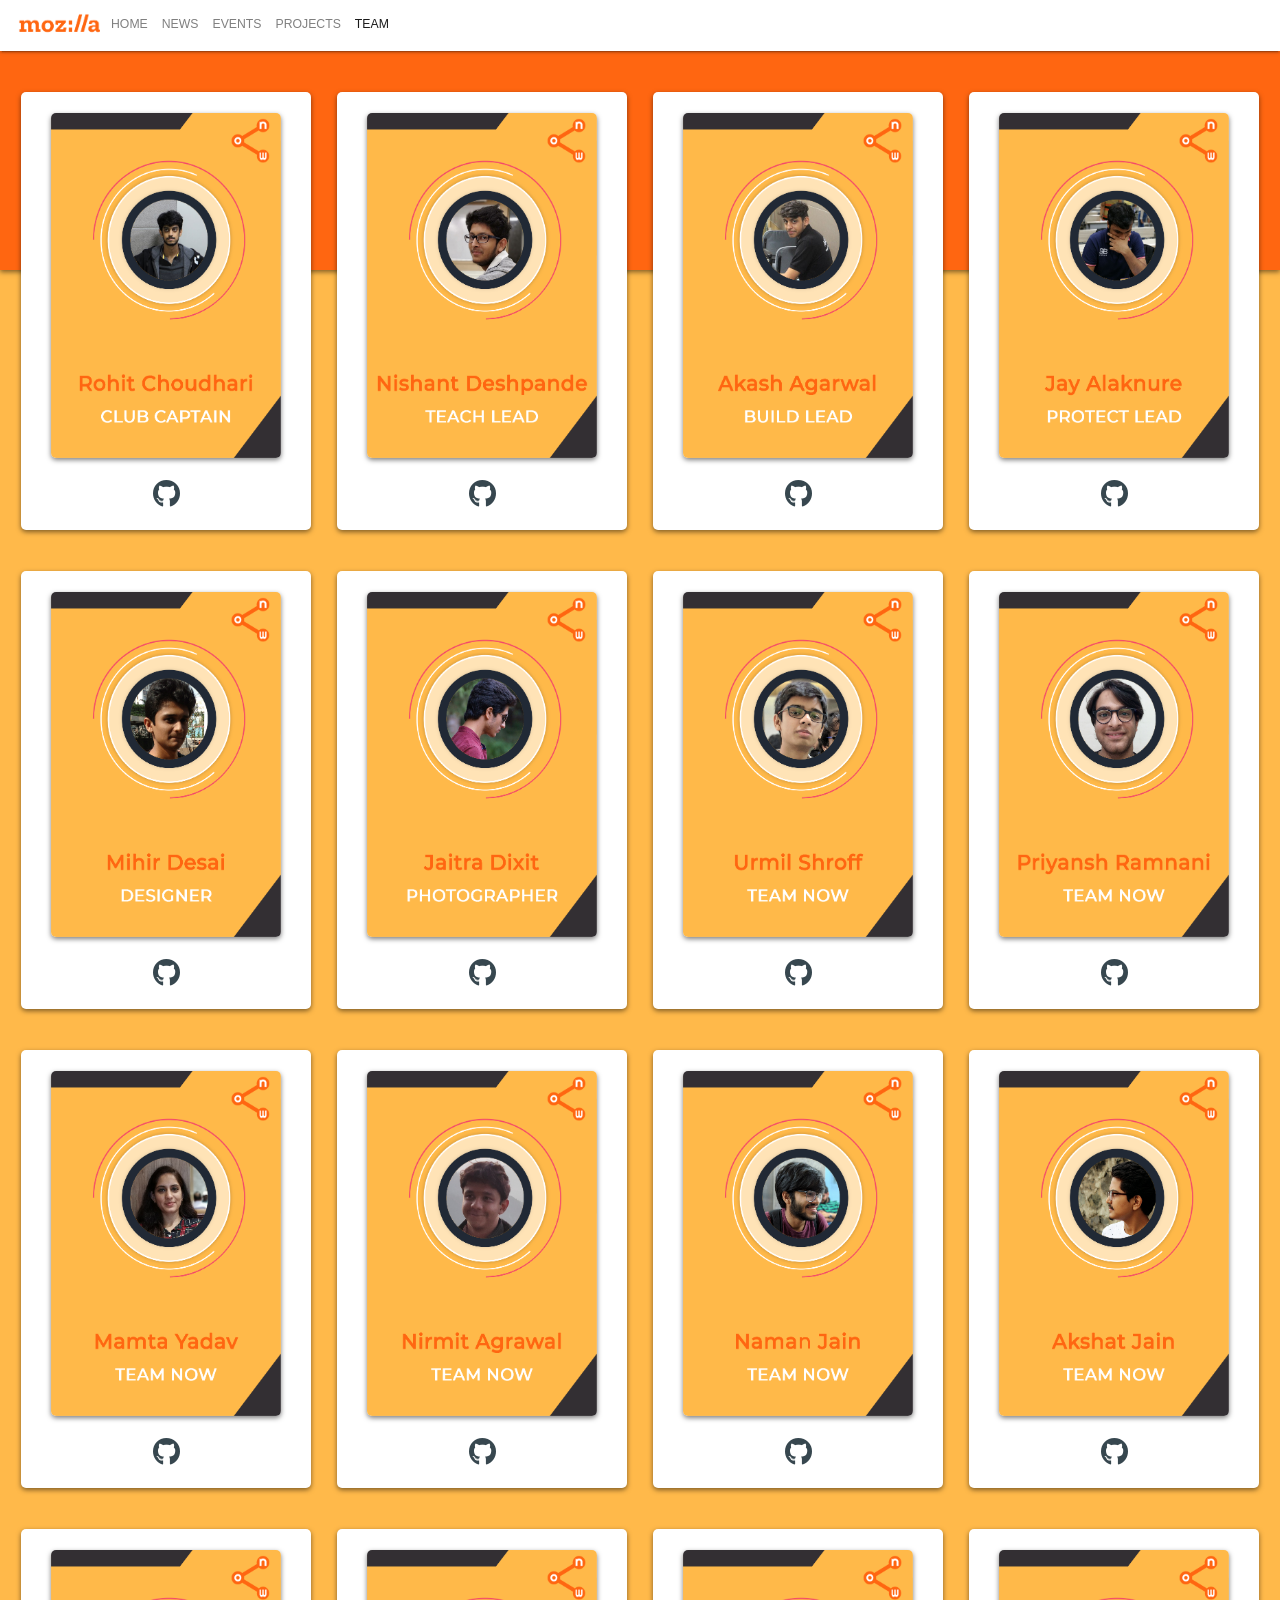
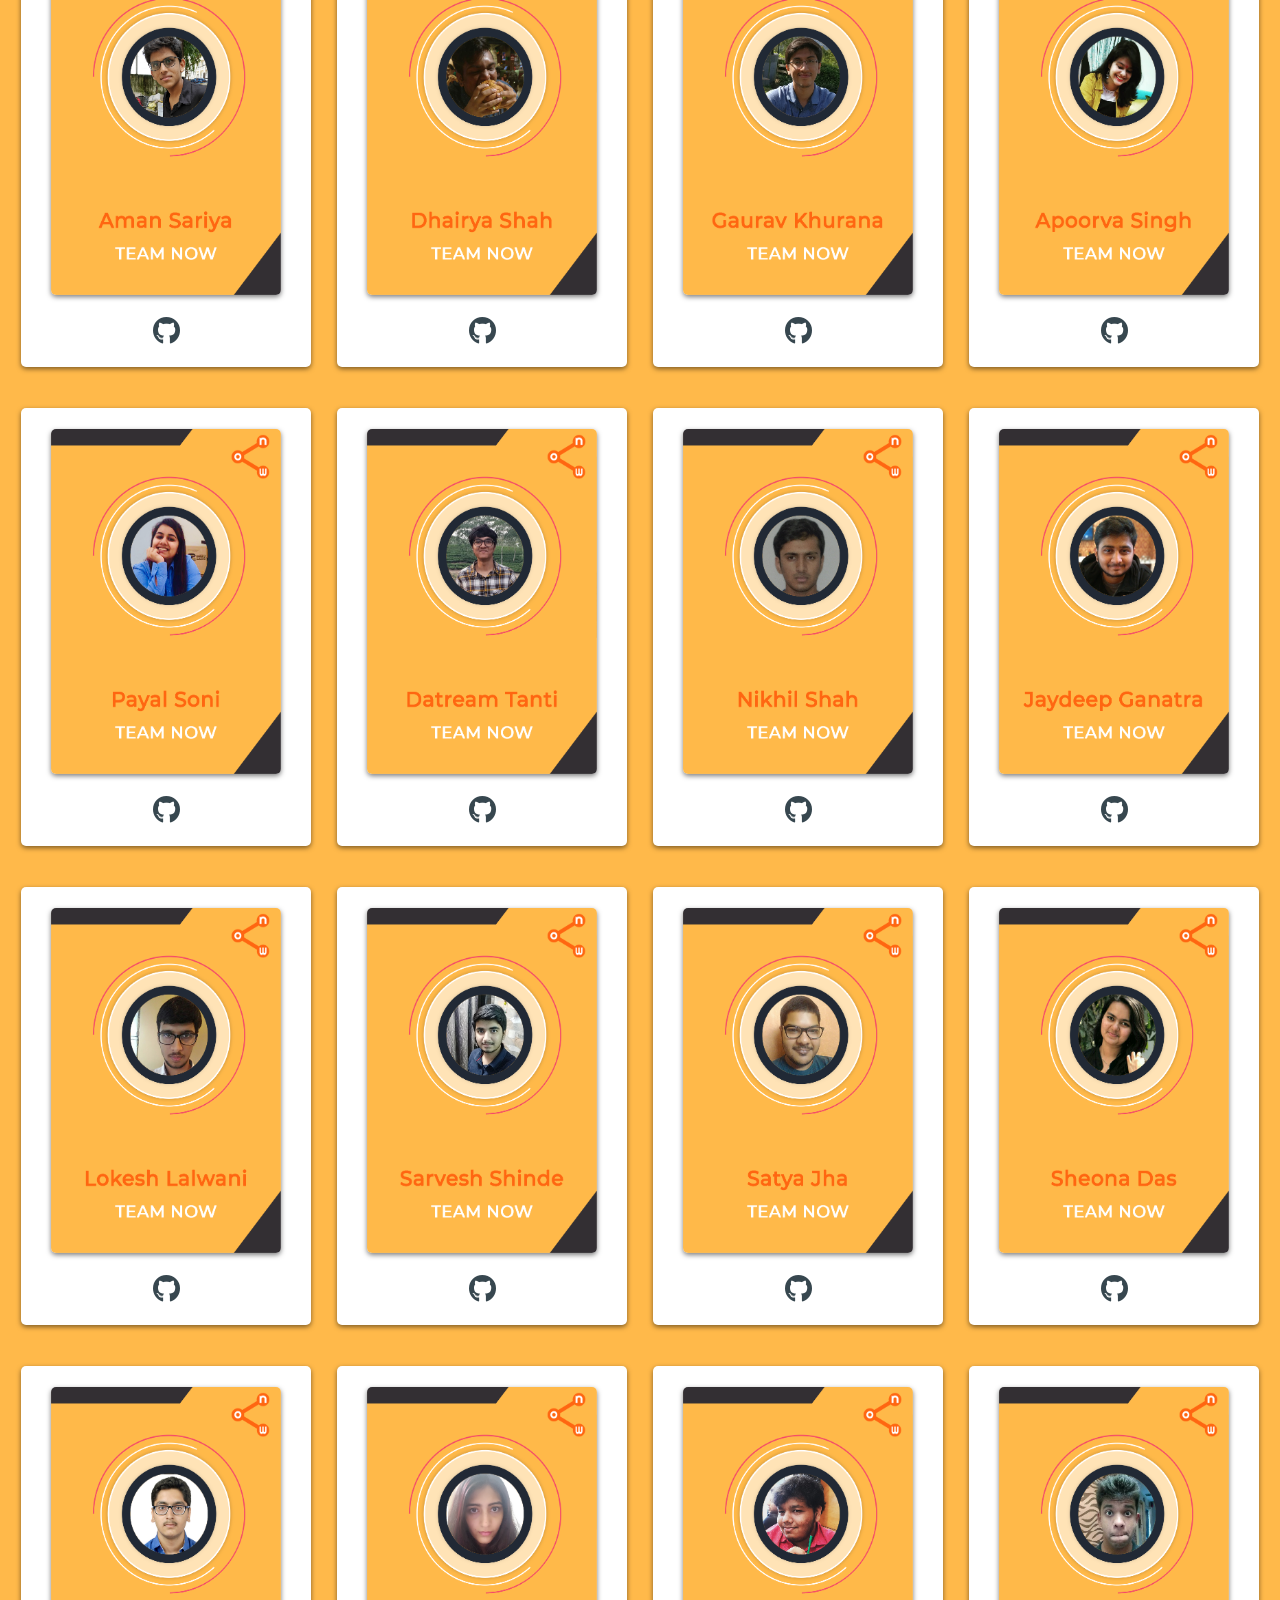
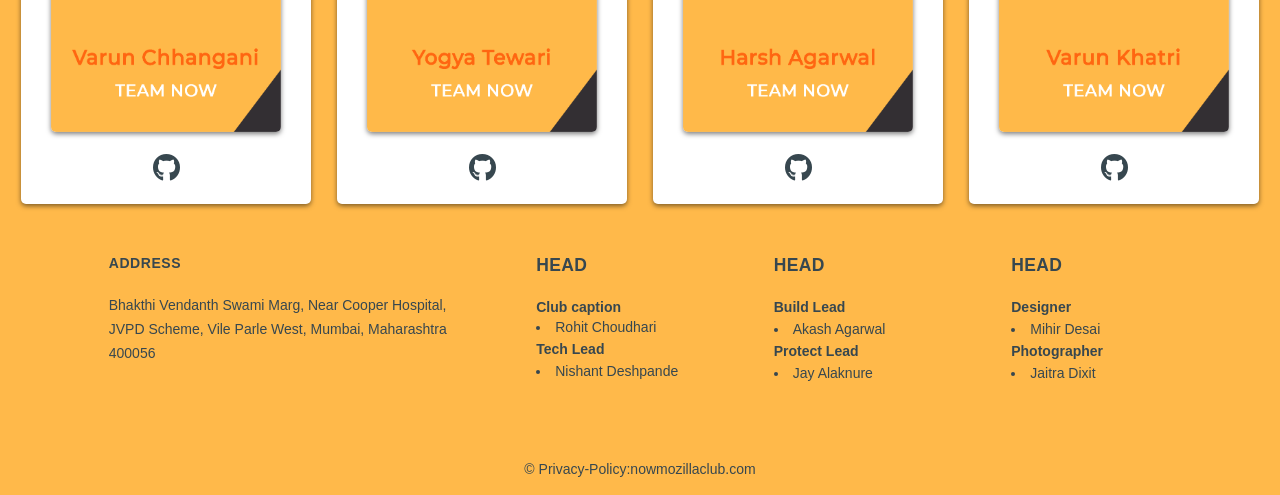
<file: team.html>
<!DOCTYPE html>
<html lang="en" dir="ltr">

<head>
    <meta charset="utf-8">
    <meta name="viewport" content="width=device-width, initial-scale=1.0, shrink-to-fit=no">
    <meta name="description" content="A Mozilla Campus Club at MPSTME, Mumbai. We teach, promote & build Open Source software.">

    <title>N.O.W. | Team</title>

    <link rel="shortcut icon" type="image/png" href="./img/favicon.ico" />

    <link href="css/style.css" rel="stylesheet" type="text/css">
    <link href="css/material.css" rel="stylesheet" type="text/css">
    <link href="css/bootstrap-material-design.css" rel="stylesheet" type="text/css">
    <link href="https://fonts.googleapis.com/css?family=Roboto|Roboto+Mono" rel="stylesheet">
    <link rel="stylesheet" href="https://use.fontawesome.com/releases/v5.5.0/css/all.css" integrity="sha384-B4dIYHKNBt8Bc12p+WXckhzcICo0wtJAoU8YZTY5qE0Id1GSseTk6S+L3BlXeVIU" crossorigin="anonymous">

    <script src="https://ajax.googleapis.com/ajax/libs/jquery/3.3.1/jquery.min.js"></script>
    <script src="./js/bootstrap-material-design.js"></script>
    <script src="./js/bootstrap-material-design.min.js"></script>
</head>

<body>
    <div id="bg"></div>

    <nav class="navbar navbar-expand-lg navbar-light bg-light sticky-top">
        <a href="index.html"><img src="./img/mozilla 03.png" width="90" height="26" alt="Mozilla"></a>
        <button class="navbar-toggler" type="button" data-toggle="collapse" data-target="#navbarNavAltMarkup" aria-controls="navbarNavAltMarkup"
            aria-expanded="false" aria-label="Toggle navigation">
            <span class="navbar-toggler-icon"></span>
        </button>
        <div class="collapse navbar-collapse" id="navbarNavAltMarkup">
            <div class="navbar-nav">
                <ul class="dropdown-menu">
                    <li class="dropdown">
                    <li>
                        <a class="dropdown-toggle" data-toggle="dropdown" href="./index.html">Home<span class="caret"></span></a>
                    </li>
                    <li>
                        <a class="dropdown-toggle" data-toggle="dropdown" href="./news.html">News<span class="caret"></span></a>
                    </li>
                    <li>
                        <a class="dropdown-toggle" data-toggle="dropdown" href="./events.html">Events<span class="caret"></span></a>
                    </li>
                    <li>
                        <a class="dropdown-toggle" data-toggle="dropdown" href="./projects.html">Projects<span class="caret"></span></a>
                    </li>
                    <li>
                        <a class="dropdown-toggle" data-toggle="dropdown" href="./team.html">Team<span class="caret"></span></a>
                    </li>
                    </li>
                </ul>

                <a class="nav-item nav-link" href="./index.html">Home</a>
                <a class="nav-item nav-link" href="./news.html">News</a>
                <a class="nav-item nav-link" href="./events.html">Events</a>
                <a class="nav-item nav-link" href="./projects.html">Projects</a>
                <a class="nav-item nav-link active" href="./team.html">Team<span class="sr-only">(current)</span></a>
            </div>
        </div>
    </nav>

    <center>
        <div class="mdl-grid">
            <div class="mdl-cell mdl-cell--3-col">
                <div id="team_card" class="card">
                    <img id="photo" src="./img/team/Rohit Choudhari.png" alt="Rohit Choudhari" />
                    <div id="github_profile">

                        <a href="https://github.com/InfernapeXavier" target="_blank"><i class="fab fa-github"></i></a>

                    </div>
                </div>
            </div>

            <div class="mdl-cell mdl-cell--3-col">
                <div id="team_card" class="card">
                    <img id="photo" src="./img/team/Nishant Deshpande.png" alt="Nishant Deshpande" />

                    <div id="github_profile">

                        <a href="https://github.com/nishantde" target="_blank"><i class="fab fa-github"></i></a>

                    </div>
                </div>
            </div>

            <div class="mdl-cell mdl-cell--3-col">
                <div id="team_card" class="card">


                    <img id="photo" src="./img/team/Akash Agarwal.png" alt="Akash Agarwal" />

                    <div id="github_profile">
                        <a href="https://github.com/akash20995" target="_blank"><i class="fab fa-github"></i></a>

                    </div>
                </div>
            </div>

            <div class="mdl-cell mdl-cell--3-col">
                <div id="team_card" class="card">
                    <img id="photo" src="./img/team/Jay Alaknure.png" alt="N.O.W. member" />
                    <div id="github_profile">
                        <a href="https://github.com/orgs/nowmozillaclub/people" target="_blank"><i class="fab fa-github"></i></a>
                    </div>
                </div>
            </div>

            <div class="mdl-cell mdl-cell--3-col">
                <div id="team_card" class="card">
                    <img id="photo" src="./img/team/Mihir Desai.png" alt="Mihir Desai" />
            
                    <div id="github_profile">
                        <a href="https://github.com/mihirdesai" target="_blank"><i class="fab fa-github"></i></a>
            
                    </div>
                </div>
            </div>

            <div class="mdl-cell mdl-cell--3-col">
                <div id="team_card" class="card">
                    <img id="photo" src="./img/team/Jaitra Dixit.png" alt="N.O.W. member" />
                    <div id="github_profile">
                        <a href="https://github.com/jaitradixit" target="_blank"><i class="fab fa-github"></i></a>
                    </div>
                </div>
            </div>

            <div class="mdl-cell mdl-cell--3-col">
                <div id="team_card" class="card">
                    <img id="photo" src="./img/team/Urmil Shroff.png" alt="N.O.W. member" />
                    <div id="github_profile">
                        <a href="https://github.com/urmilshroff/" target="_blank"><i class="fab fa-github"></i></a>
                    </div>
                </div>
            </div>

            <div class="mdl-cell mdl-cell--3-col">
                <div id="team_card" class="card">
                    <img id="photo" src="./img/team/Priyansh Ramnani.png" alt="N.O.W. member" />
                    <div id="github_profile">

                        <a href="https://github.com/prince1998" target="_blank"><i class="fab fa-github"></i></a>

                    </div>
                </div>
            </div>

            <div class="mdl-cell mdl-cell--3-col">
                <div id="team_card" class="card">
                    <img id="photo" src="./img/team/Mamta Yadav.png" alt="N.O.W. member" />
                    <div id="github_profile">
                        <a href="https://github.com/mamta9892" target="_blank"><i class="fab fa-github"></i></a>
                    </div>
                </div>
            </div>

            <div class="mdl-cell mdl-cell--3-col">
                <div id="team_card" class="card">
                    <img id="photo" src="./img/team/Nirmit Agrawal.png" alt="N.O.W. member" />
                    <div id="github_profile">
                        <a href="https://github.com/NirmitAgarwal" target="_blank"><i class="fab fa-github"></i></a>
                    </div>
                </div>
            </div>

            <div class="mdl-cell mdl-cell--3-col">
                <div id="team_card" class="card">
                    <img id="photo" src="./img/team/Naman Jain.png" alt="N.O.W. member" />
                    <div id="github_profile">
                        <a href="https://github.com/user-naman" target="_blank"><i class="fab fa-github"></i></a>
                    </div>
                </div>
            </div>

            <div class="mdl-cell mdl-cell--3-col">
                <div id="team_card" class="card">
                    <img id="photo" src="./img/team/Akshat Jain.png" alt="N.O.W. member" />
                    <div id="github_profile">
                        <a href="https://github.com/akj007" target="_blank"><i class="fab fa-github"></i></a>
                    </div>
                </div>
            </div>

            <div class="mdl-cell mdl-cell--3-col">
                <div id="team_card" class="card">
                    <img id="photo" src="./img/team/Aman Sariya.png" alt="N.O.W. member" />
                    <div id="github_profile">
                        <a href="https://github.com/amansariya" target="_blank"><i class="fab fa-github"></i></a>
                    </div>
                </div>
            </div>

            <div class="mdl-cell mdl-cell--3-col">
                <div id="team_card" class="card">
                    <img id="photo" src="./img/team/Dhairya Shah.png" alt="N.O.W. member" />
                    <div id="github_profile">
                        <a href="https://github.com/AlwaysHungrie" target="_blank"><i class="fab fa-github"></i></a>
                    </div>
                </div>
            </div>

            <div class="mdl-cell mdl-cell--3-col">
                <div id="team_card" class="card">
                    <img id="photo" src="./img/team/Gaurav Khurana.png" alt="N.O.W. member" />
                    <div id="github_profile">
                        <a href="https://github.com/gaurav9713" target="_blank"><i class="fab fa-github"></i></a>
                    </div>
                </div>
            </div>

            <div class="mdl-cell mdl-cell--3-col">
                <div id="team_card" class="card">
                    <img id="photo" src="./img/team/Apoorva Singh.png" alt="N.O.W. member" />
                    <div id="github_profile">
                        <a href="https://github.com/orgs/nowmozillaclub/people" target="_blank"><i class="fab fa-github"></i></a>
                    </div>
                </div>
            </div>

            <div class="mdl-cell mdl-cell--3-col">
                <div id="team_card" class="card">
                    <img id="photo" src="./img/team/Payal Soni.png" alt="N.O.W. member" />
                    <div id="github_profile">
                        <a href="https://github.com/paayalsoni" target="_blank"><i class="fab fa-github"></i></a>
                    </div>
                </div>
            </div>

            <div class="mdl-cell mdl-cell--3-col">
                <div id="team_card" class="card">
                    <img id="photo" src="./img/team/Datream Tatni.png" alt="N.O.W. member" />
                    <div id="github_profile">
                        <a href="https://github.com/datream" target="_blank"><i class="fab fa-github"></i></a>
                    </div>
                </div>
            </div>

            <div class="mdl-cell mdl-cell--3-col">
                <div id="team_card" class="card">
                    <img id="photo" src="./img/team/Nikhil Shah.png" alt="N.O.W. member" / />
                    <div id="github_profile">
                        <a href="https://github.com/nikhilshah9022" target="_blank"><i class="fab fa-github"></i></a>
                    </div>
                </div>
            </div>

            <div class="mdl-cell mdl-cell--3-col">
                <div id="team_card" class="card">
                    <img id="photo" src="./img/team/Jaydeep Ganatra.png" alt="N.O.W. member" />
                    <div id="github_profile">
                        <a href="https://github.com/slitheringblob" target="_blank"><i class="fab fa-github"></i></a>
                    </div>
                </div>
            </div>

            <div class="mdl-cell mdl-cell--3-col">
                <div id="team_card" class="card">
                    <img id="photo" src="./img/team/Lokesh Lalwani.png" alt="N.O.W. member" />
                    <div id="github_profile">
                        <a href="https://github.com/LokeshLalwani" target="_blank"><i class="fab fa-github"></i></a>
                    </div>
                </div>
            </div>

            <div class="mdl-cell mdl-cell--3-col">
                <div id="team_card" class="card">
                    <img id="photo" src="./img/team/Sarvesh Shinde.png" alt="N.O.W. member" />
                    <div id="github_profile">
                        <a href="https://github.com/illitus" target="_blank"><i class="fab fa-github"></i></a>
                    </div>
                </div>
            </div>

            <div class="mdl-cell mdl-cell--3-col">
                <div id="team_card" class="card">
                    <img id="photo" src="./img/team/Satya Jha.png" alt="N.O.W. member" />
                    <div id="github_profile">
                        <a href="https://github.com/satyajha" target="_blank"><i class="fab fa-github"></i></a>
                    </div>
                </div>
            </div>

            <div class="mdl-cell mdl-cell--3-col">
                <div id="team_card" class="card">
                    <img id="photo" src="./img/team/Sheona Das.png" alt="N.O.W. member" />
                    <div id="github_profile">
                        <a href="https://github.com/Sheona-D" target="_blank"><i class="fab fa-github"></i></a>
                    </div>
                </div>
            </div>

            <div class="mdl-cell mdl-cell--3-col">
                <div id="team_card" class="card">
                    <img id="photo" src="./img/team/Varun Chhangani.png" alt="N.O.W. member" />
                    <div id="github_profile">
                        <a href="https://github.com/chhanganivarun" target="_blank"><i class="fab fa-github"></i></a>
                    </div>
                </div>
            </div>

            <div class="mdl-cell mdl-cell--3-col">
                <div id="team_card" class="card">
                    <img id="photo" src="./img/team/Yogya Tewari.png" alt="N.O.W. member" />
                    <div id="github_profile">
                        <a href="https://github.com/yogyatewari001" target="_blank"><i class="fab fa-github"></i></a>
                    </div>
                </div>
            </div>

            <div class="mdl-cell mdl-cell--3-col">
                <div id="team_card" class="card">
                    <img id="photo" src="./img/team/Harsh Agarwal.png" alt="N.O.W. member" />
                    <div id="github_profile">
                        <a href="https://github.com/Harsh30199" target="_blank"><i class="fab fa-github"></i></a>
                    </div>
                </div>
            </div>

            <div class="mdl-cell mdl-cell--3-col">
                <div id="team_card" class="card">
                    <img id="photo" src="./img/team/Varun Khatri.png" alt="N.O.W. member" />
                    <div id="github_profile">
                        <a href="https://github.com/orgs/nowmozillaclub/people" target="_blank"><i class="fab fa-github"></i></a>
                    </div>
                </div>
            </div>
        </div>
    </center>

    <footer class="page-footer font-small stylish-color-dark pt-4">
    
        <!-- Footer Links -->
        <div class="container text-center text-md-left">
    
          <!-- Grid row -->
          <div class="row">
    
            <!-- Grid column -->
            <div class="col-md-4 mx-auto">
    
              <!-- Content -->
              <h6 class="font-weight-bold text-uppercase mt-3 mb-4">Address</h6>
              <p>Bhakthi Vendanth Swami Marg, Near Cooper Hospital, JVPD Scheme, Vile Parle West, Mumbai, Maharashtra 400056</p>
                                                       
    
            </div>
            <!-- Grid column -->
    
            <hr class="clearfix w-100 d-md-none">
    
            <!-- Grid column -->
            <div class="col-md-2 mx-auto">
    
              <!-- Links -->
              <h5 class="font-weight-bold text-uppercase mt-3 mb-4">Head</h5>
    
              
                <b>Club caption</b> 
                          <li><a href="https://github.com/InfernapeXavier"</a>Rohit Choudhari</li>
              <b>Tech Lead</b>          <li><a href="https://github.com/nishantde"</a>Nishant Deshpande</li>
              
              
    
    
            </div>
            <!-- Grid column -->
    
            <hr class="clearfix w-100 d-md-none">
    
            <!-- Grid column -->
            <div class="col-md-2 mx-auto">
    
              <!-- Links -->
              <h5 class="font-weight-bold text-uppercase mt-3 mb-4">Head</h5>
    
              
                
                    <b>Build Lead</b>              <li><a href="https://github.com/akash20995"</a>Akash Agarwal</li>
                    <b>Protect Lead</b>                  <li><a href="https://github.com/orgs/nowmozillaclub/people"</a>Jay Alaknure</li>
    
            </div>
            <!-- Grid column -->
    
            <hr class="clearfix w-100 d-md-none">
    
            <!-- Grid column -->
            <div class="col-md-2 mx-auto">
    
              <!-- Links -->
              <h5 class="font-weight-bold text-uppercase mt-3 mb-4">Head</h5>
    
              
              <b>Designer</b>                      <li><a href="https://github.com/mihirdesai"</a>Mihir Desai</li>
              <b>Photographer</b>                          <li><a href="https://github.com/jaitradixit"</a>Jaitra Dixit</li>
      
    
            </div>
            <!-- Grid column -->
    
          </div>
          <!-- Grid row -->
    
        </div>
        <!-- Footer Links -->
    
        
    
        <!-- Social buttons -->
        
        <!-- Social buttons -->
    
        <!-- Copyright -->
        <div class="footer-copyright text-center py-3"><a href="privacy-policy.htm"</a>© Privacy-Policy:
          <a href="index.html"> nowmozillaclub.com</a>
        </div>
        <!-- Copyright -->
    
    </footer>
    <!-- Footer -
</body>

</html>
</file>
<file: css/material.css>
/**
 * material-design-lite - Material Design Components in CSS, JS and HTML
 * @version v1.3.0
 * @license Apache-2.0
 * @copyright 2015 Google, Inc.
 * @link https://github.com/google/material-design-lite
 */
@charset "UTF-8";
/**
 * Copyright 2015 Google Inc. All Rights Reserved.
 *
 * Licensed under the Apache License, Version 2.0 (the "License");
 * you may not use this file except in compliance with the License.
 * You may obtain a copy of the License at
 *
 *      http://www.apache.org/licenses/LICENSE-2.0
 *
 * Unless required by applicable law or agreed to in writing, software
 * distributed under the License is distributed on an "AS IS" BASIS,
 * WITHOUT WARRANTIES OR CONDITIONS OF ANY KIND, either express or implied.
 * See the License for the specific language governing permissions and
 * limitations under the License.
 */
/* Material Design Lite */
/**
 * Copyright 2015 Google Inc. All Rights Reserved.
 *
 * Licensed under the Apache License, Version 2.0 (the "License");
 * you may not use this file except in compliance with the License.
 * You may obtain a copy of the License at
 *
 *      http://www.apache.org/licenses/LICENSE-2.0
 *
 * Unless required by applicable law or agreed to in writing, software
 * distributed under the License is distributed on an "AS IS" BASIS,
 * WITHOUT WARRANTIES OR CONDITIONS OF ANY KIND, either express or implied.
 * See the License for the specific language governing permissions and
 * limitations under the License.
 */
/*------------------------------------*    $CONTENTS
\*------------------------------------*/
/**
 * STYLE GUIDE VARIABLES------------------Declarations of Sass variables
 * -----Typography
 * -----Colors
 * -----Textfield
 * -----Switch
 * -----Spinner
 * -----Radio
 * -----Menu
 * -----List
 * -----Layout
 * -----Icon toggles
 * -----Footer
 * -----Column
 * -----Checkbox
 * -----Card
 * -----Button
 * -----Animation
 * -----Progress
 * -----Badge
 * -----Shadows
 * -----Grid
 * -----Data table
 * -----Dialog
 * -----Snackbar
 * -----Tooltip
 * -----Chip
 *
 * Even though all variables have the `!default` directive, most of them
 * should not be changed as they are dependent one another. This can cause
 * visual distortions (like alignment issues) that are hard to track down
 * and fix.
 */
/* ==========  TYPOGRAPHY  ========== */
/* We're splitting fonts into "preferred" and "performance" in order to optimize
   page loading. For important text, such as the body, we want it to load
   immediately and not wait for the web font load, whereas for other sections,
   such as headers and titles, we're OK with things taking a bit longer to load.
   We do have some optional classes and parameters in the mixins, in case you
   definitely want to make sure you're using the preferred font and don't mind
   the performance hit.
   We should be able to improve on this once CSS Font Loading L3 becomes more
   widely available.
*/
/* ==========  COLORS  ========== */
/**
*
* Material design color palettes.
* @see http://www.google.com/design/spec/style/color.html
*
**/
/**
 * Copyright 2015 Google Inc. All Rights Reserved.
 *
 * Licensed under the Apache License, Version 2.0 (the "License");
 * you may not use this file except in compliance with the License.
 * You may obtain a copy of the License at
 *
 *      http://www.apache.org/licenses/LICENSE-2.0
 *
 * Unless required by applicable law or agreed to in writing, software
 * distributed under the License is distributed on an "AS IS" BASIS,
 * WITHOUT WARRANTIES OR CONDITIONS OF ANY KIND, either express or implied.
 * See the License for the specific language governing permissions and
 * limitations under the License.
 */
/* ==========  Color Palettes  ========== */
/* colors.scss */
/**
 * Copyright 2015 Google Inc. All Rights Reserved.
 *
 * Licensed under the Apache License, Version 2.0 (the "License");
 * you may not use this file except in compliance with the License.
 * You may obtain a copy of the License at
 *
 *      http://www.apache.org/licenses/LICENSE-2.0
 *
 * Unless required by applicable law or agreed to in writing, software
 * distributed under the License is distributed on an "AS IS" BASIS,
 * WITHOUT WARRANTIES OR CONDITIONS OF ANY KIND, either express or implied.
 * See the License for the specific language governing permissions and
 * limitations under the License.
 */
/* ==========  IMAGES  ========== */
/* ==========  Color & Themes  ========== */
/* ==========  Typography  ========== */
/* ==========  Components  ========== */
/* ==========  Standard Buttons  ========== */
/* ==========  Icon Toggles  ========== */
/* ==========  Radio Buttons  ========== */
/* ==========  Ripple effect  ========== */
/* ==========  Layout  ========== */
/* ==========  Content Tabs  ========== */
/* ==========  Checkboxes  ========== */
/* ==========  Switches  ========== */
/* ==========  Spinner  ========== */
/* ==========  Text fields  ========== */
/* ==========  Card  ========== */
/* ==========  Sliders ========== */
/* ========== Progress ========== */
/* ==========  List ========== */
/* ==========  Item ========== */
/* ==========  Dropdown menu ========== */
/* ==========  Tooltips  ========== */
/* ==========  Footer  ========== */
/* TEXTFIELD */
/* SWITCH */
/* SPINNER */
/* RADIO */
/* MENU */
/* LIST */
/* LAYOUT */
/* ICON TOGGLE */
/* FOOTER */
/*mega-footer*/
/*mini-footer*/
/* CHECKBOX */
/* CARD */
/* Card dimensions */
/* Cover image */
/* BUTTON */
/**
 *
 * Dimensions
 *
 */
/* ANIMATION */
/* PROGRESS */
/* BADGE */
/* SHADOWS */
/* GRID */
/* DATA TABLE */
/* DIALOG */
/* SNACKBAR */
/* TOOLTIP */
/* CHIP */
/**
 * Copyright 2015 Google Inc. All Rights Reserved.
 *
 * Licensed under the Apache License, Version 2.0 (the "License");
 * you may not use this file except in compliance with the License.
 * You may obtain a copy of the License at
 *
 *      http://www.apache.org/licenses/LICENSE-2.0
 *
 * Unless required by applicable law or agreed to in writing, software
 * distributed under the License is distributed on an "AS IS" BASIS,
 * WITHOUT WARRANTIES OR CONDITIONS OF ANY KIND, either express or implied.
 * See the License for the specific language governing permissions and
 * limitations under the License.
 */
/* Typography */
/* Shadows */
/* Animations */
/* Dialog */
/**
 * Copyright 2015 Google Inc. All Rights Reserved.
 *
 * Licensed under the Apache License, Version 2.0 (the "License");
 * you may not use this file except in compliance with the License.
 * You may obtain a copy of the License at
 *
 *      http://www.apache.org/licenses/LICENSE-2.0
 *
 * Unless required by applicable law or agreed to in writing, software
 * distributed under the License is distributed on an "AS IS" BASIS,
 * WITHOUT WARRANTIES OR CONDITIONS OF ANY KIND, either express or implied.
 * See the License for the specific language governing permissions and
 * limitations under the License.
 */
/**
 * Copyright 2015 Google Inc. All Rights Reserved.
 *
 * Licensed under the Apache License, Version 2.0 (the "License");
 * you may not use this file except in compliance with the License.
 * You may obtain a copy of the License at
 *
 *      http://www.apache.org/licenses/LICENSE-2.0
 *
 * Unless required by applicable law or agreed to in writing, software
 * distributed under the License is distributed on an "AS IS" BASIS,
 * WITHOUT WARRANTIES OR CONDITIONS OF ANY KIND, either express or implied.
 * See the License for the specific language governing permissions and
 * limitations under the License.
 */
/**
 * Copyright 2015 Google Inc. All Rights Reserved.
 *
 * Licensed under the Apache License, Version 2.0 (the "License");
 * you may not use this file except in compliance with the License.
 * You may obtain a copy of the License at
 *
 *      http://www.apache.org/licenses/LICENSE-2.0
 *
 * Unless required by applicable law or agreed to in writing, software
 * distributed under the License is distributed on an "AS IS" BASIS,
 * WITHOUT WARRANTIES OR CONDITIONS OF ANY KIND, either express or implied.
 * See the License for the specific language governing permissions and
 * limitations under the License.
 */
/*------------------------------------*    $CONTENTS
\*------------------------------------*/
/**
 * STYLE GUIDE VARIABLES------------------Declarations of Sass variables
 * -----Typography
 * -----Colors
 * -----Textfield
 * -----Switch
 * -----Spinner
 * -----Radio
 * -----Menu
 * -----List
 * -----Layout
 * -----Icon toggles
 * -----Footer
 * -----Column
 * -----Checkbox
 * -----Card
 * -----Button
 * -----Animation
 * -----Progress
 * -----Badge
 * -----Shadows
 * -----Grid
 * -----Data table
 * -----Dialog
 * -----Snackbar
 * -----Tooltip
 * -----Chip
 *
 * Even though all variables have the `!default` directive, most of them
 * should not be changed as they are dependent one another. This can cause
 * visual distortions (like alignment issues) that are hard to track down
 * and fix.
 */
/* ==========  TYPOGRAPHY  ========== */
/* We're splitting fonts into "preferred" and "performance" in order to optimize
   page loading. For important text, such as the body, we want it to load
   immediately and not wait for the web font load, whereas for other sections,
   such as headers and titles, we're OK with things taking a bit longer to load.
   We do have some optional classes and parameters in the mixins, in case you
   definitely want to make sure you're using the preferred font and don't mind
   the performance hit.
   We should be able to improve on this once CSS Font Loading L3 becomes more
   widely available.
*/
/* ==========  COLORS  ========== */
/**
*
* Material design color palettes.
* @see http://www.google.com/design/spec/style/color.html
*
**/
/**
 * Copyright 2015 Google Inc. All Rights Reserved.
 *
 * Licensed under the Apache License, Version 2.0 (the "License");
 * you may not use this file except in compliance with the License.
 * You may obtain a copy of the License at
 *
 *      http://www.apache.org/licenses/LICENSE-2.0
 *
 * Unless required by applicable law or agreed to in writing, software
 * distributed under the License is distributed on an "AS IS" BASIS,
 * WITHOUT WARRANTIES OR CONDITIONS OF ANY KIND, either express or implied.
 * See the License for the specific language governing permissions and
 * limitations under the License.
 */
/* ==========  Color Palettes  ========== */
/* colors.scss */
/**
 * Copyright 2015 Google Inc. All Rights Reserved.
 *
 * Licensed under the Apache License, Version 2.0 (the "License");
 * you may not use this file except in compliance with the License.
 * You may obtain a copy of the License at
 *
 *      http://www.apache.org/licenses/LICENSE-2.0
 *
 * Unless required by applicable law or agreed to in writing, software
 * distributed under the License is distributed on an "AS IS" BASIS,
 * WITHOUT WARRANTIES OR CONDITIONS OF ANY KIND, either express or implied.
 * See the License for the specific language governing permissions and
 * limitations under the License.
 */
/* ==========  IMAGES  ========== */
/* ==========  Color & Themes  ========== */
/* ==========  Typography  ========== */
/* ==========  Components  ========== */
/* ==========  Standard Buttons  ========== */
/* ==========  Icon Toggles  ========== */
/* ==========  Radio Buttons  ========== */
/* ==========  Ripple effect  ========== */
/* ==========  Layout  ========== */
/* ==========  Content Tabs  ========== */
/* ==========  Checkboxes  ========== */
/* ==========  Switches  ========== */
/* ==========  Spinner  ========== */
/* ==========  Text fields  ========== */
/* ==========  Card  ========== */
/* ==========  Sliders ========== */
/* ========== Progress ========== */
/* ==========  List ========== */
/* ==========  Item ========== */
/* ==========  Dropdown menu ========== */
/* ==========  Tooltips  ========== */
/* ==========  Footer  ========== */
/* TEXTFIELD */
/* SWITCH */
/* SPINNER */
/* RADIO */
/* MENU */
/* LIST */
/* LAYOUT */
/* ICON TOGGLE */
/* FOOTER */
/*mega-footer*/
/*mini-footer*/
/* CHECKBOX */
/* CARD */
/* Card dimensions */
/* Cover image */
/* BUTTON */
/**
 *
 * Dimensions
 *
 */
/* ANIMATION */
/* PROGRESS */
/* BADGE */
/* SHADOWS */
/* GRID */
/* DATA TABLE */
/* DIALOG */
/* SNACKBAR */
/* TOOLTIP */
/* CHIP */
/*
 * What follows is the result of much research on cross-browser styling.
 * Credit left inline and big thanks to Nicolas Gallagher, Jonathan Neal,
 * Kroc Camen, and the H5BP dev community and team.
 */
/* ==========================================================================
   Base styles: opinionated defaults
   ========================================================================== */
html {
  color: rgba(0,0,0, 0.87);
  font-size: 1em;
  line-height: 1.4; }

/*
 * Remove text-shadow in selection highlight:
 * https://twitter.com/miketaylr/status/12228805301
 *
 * These selection rule sets have to be separate.
 * Customize the background color to match your design.
 */
::-moz-selection {
  background: #b3d4fc;
  text-shadow: none; }
::selection {
  background: #b3d4fc;
  text-shadow: none; }

/*
 * A better looking default horizontal rule
 */
hr {
  display: block;
  height: 1px;
  border: 0;
  border-top: 1px solid #ccc;
  margin: 1em 0;
  padding: 0; }

/*
 * Remove the gap between audio, canvas, iframes,
 * images, videos and the bottom of their containers:
 * https://github.com/h5bp/html5-boilerplate/issues/440
 */
audio,
canvas,
iframe,
img,
svg,
video {
  vertical-align: middle; }

/*
 * Remove default fieldset styles.
 */
fieldset {
  border: 0;
  margin: 0;
  padding: 0; }

/*
 * Allow only vertical resizing of textareas.
 */
textarea {
  resize: vertical; }

/* ==========================================================================
   Browser Upgrade Prompt
   ========================================================================== */
.browserupgrade {
  margin: 0.2em 0;
  background: #ccc;
  color: #000;
  padding: 0.2em 0; }

/* ==========================================================================
   Author's custom styles
   ========================================================================== */
/* ==========================================================================
   Helper classes
   ========================================================================== */
/*
 * Hide visually and from screen readers:
 */
.hidden {
  display: none !important; }

/*
 * Hide only visually, but have it available for screen readers:
 * http://snook.ca/archives/html_and_css/hiding-content-for-accessibility
 */
.visuallyhidden {
  border: 0;
  clip: rect(0 0 0 0);
  height: 1px;
  margin: -1px;
  overflow: hidden;
  padding: 0;
  position: absolute;
  width: 1px; }

/*
 * Extends the .visuallyhidden class to allow the element
 * to be focusable when navigated to via the keyboard:
 * https://www.drupal.org/node/897638
 */
.visuallyhidden.focusable:active,
.visuallyhidden.focusable:focus {
  clip: auto;
  height: auto;
  margin: 0;
  overflow: visible;
  position: static;
  width: auto; }

/*
 * Hide visually and from screen readers, but maintain layout
 */
.invisible {
  visibility: hidden; }

/*
 * Clearfix: contain floats
 *
 * For modern browsers
 * 1. The space content is one way to avoid an Opera bug when the
 *    `contenteditable` attribute is included anywhere else in the document.
 *    Otherwise it causes space to appear at the top and bottom of elements
 *    that receive the `clearfix` class.
 * 2. The use of `table` rather than `block` is only necessary if using
 *    `:before` to contain the top-margins of child elements.
 */
.clearfix:before,
.clearfix:after {
  content: " ";
  /* 1 */
  display: table;
  /* 2 */ }

.clearfix:after {
  clear: both; }

/* ==========================================================================
   EXAMPLE Media Queries for Responsive Design.
   These examples override the primary ('mobile first') styles.
   Modify as content requires.
   ========================================================================== */
@media only screen and (min-width: 35em) {
  /* Style adjustments for viewports that meet the condition */ }

@media print, (-webkit-min-device-pixel-ratio: 1.25), (min-resolution: 1.25dppx), (min-resolution: 120dpi) {
  /* Style adjustments for high resolution devices */ }

/* ==========================================================================
   Print styles.
   Inlined to avoid the additional HTTP request:
   http://www.phpied.com/delay-loading-your-print-css/
   ========================================================================== */
@media print {
  *,
  *:before,
  *:after,
  *:first-letter {
    background: transparent !important;
    color: #000 !important;
    /* Black prints faster: http://www.sanbeiji.com/archives/953 */
    box-shadow: none !important; }
  a,
  a:visited {
    text-decoration: underline; }
  a[href]:after {
    content: " (" attr(href) ")"; }
  abbr[title]:after {
    content: " (" attr(title) ")"; }
  /*
     * Don't show links that are fragment identifiers,
     * or use the `javascript:` pseudo protocol
     */
  a[href^="#"]:after,
  a[href^="javascript:"]:after {
    content: ""; }
  pre,
  blockquote {
    border: 1px solid #999;
    page-break-inside: avoid; }
  /*
     * Printing Tables:
     * http://css-discuss.incutio.com/wiki/Printing_Tables
     */
  thead {
    display: table-header-group; }
  tr,
  img {
    page-break-inside: avoid; }
  img {
    max-width: 100% !important; }
  p,
  h2,
  h3 {
    orphans: 3;
    widows: 3; }
  h2,
  h3 {
    page-break-after: avoid; } }

/**
 * Copyright 2015 Google Inc. All Rights Reserved.
 *
 * Licensed under the Apache License, Version 2.0 (the "License");
 * you may not use this file except in compliance with the License.
 * You may obtain a copy of the License at
 *
 *      http://www.apache.org/licenses/LICENSE-2.0
 *
 * Unless required by applicable law or agreed to in writing, software
 * distributed under the License is distributed on an "AS IS" BASIS,
 * WITHOUT WARRANTIES OR CONDITIONS OF ANY KIND, either express or implied.
 * See the License for the specific language governing permissions and
 * limitations under the License.
 */
/* Remove the unwanted box around FAB buttons */
/* More info: http://goo.gl/IPwKi */
a, .mdl-accordion, .mdl-button, .mdl-card, .mdl-checkbox, .mdl-dropdown-menu,
.mdl-icon-toggle, .mdl-item, .mdl-radio, .mdl-slider, .mdl-switch, .mdl-tabs__tab {
  -webkit-tap-highlight-color: transparent;
  -webkit-tap-highlight-color: rgba(255, 255, 255, 0); }

/*
 * Make html take up the entire screen
 * Then set touch-action to avoid touch delay on mobile IE
 */
html {
  width: 100%;
  height: 100%;
  -ms-touch-action: manipulation;
  touch-action: manipulation; }

/*
* Make body take up the entire screen
* Remove body margin so layout containers don't cause extra overflow.
*/
body {
  width: 100%;
  min-height: 100%;
  margin: 0; }

/*
 * Main display reset for IE support.
 * Source: http://weblog.west-wind.com/posts/2015/Jan/12/main-HTML5-Tag-not-working-in-Internet-Explorer-91011
 */
main {
  display: block; }

/*
* Apply no display to elements with the hidden attribute.
* IE 9 and 10 support.
*/
*[hidden] {
  display: none !important; }

/**
 * Copyright 2015 Google Inc. All Rights Reserved.
 *
 * Licensed under the Apache License, Version 2.0 (the "License");
 * you may not use this file except in compliance with the License.
 * You may obtain a copy of the License at
 *
 *      http://www.apache.org/licenses/LICENSE-2.0
 *
 * Unless required by applicable law or agreed to in writing, software
 * distributed under the License is distributed on an "AS IS" BASIS,
 * WITHOUT WARRANTIES OR CONDITIONS OF ANY KIND, either express or implied.
 * See the License for the specific language governing permissions and
 * limitations under the License.
 */
/**
 * Copyright 2015 Google Inc. All Rights Reserved.
 *
 * Licensed under the Apache License, Version 2.0 (the "License");
 * you may not use this file except in compliance with the License.
 * You may obtain a copy of the License at
 *
 *      http://www.apache.org/licenses/LICENSE-2.0
 *
 * Unless required by applicable law or agreed to in writing, software
 * distributed under the License is distributed on an "AS IS" BASIS,
 * WITHOUT WARRANTIES OR CONDITIONS OF ANY KIND, either express or implied.
 * See the License for the specific language governing permissions and
 * limitations under the License.
 */
/*------------------------------------*    $CONTENTS
\*------------------------------------*/
/**
 * STYLE GUIDE VARIABLES------------------Declarations of Sass variables
 * -----Typography
 * -----Colors
 * -----Textfield
 * -----Switch
 * -----Spinner
 * -----Radio
 * -----Menu
 * -----List
 * -----Layout
 * -----Icon toggles
 * -----Footer
 * -----Column
 * -----Checkbox
 * -----Card
 * -----Button
 * -----Animation
 * -----Progress
 * -----Badge
 * -----Shadows
 * -----Grid
 * -----Data table
 * -----Dialog
 * -----Snackbar
 * -----Tooltip
 * -----Chip
 *
 * Even though all variables have the `!default` directive, most of them
 * should not be changed as they are dependent one another. This can cause
 * visual distortions (like alignment issues) that are hard to track down
 * and fix.
 */
/* ==========  TYPOGRAPHY  ========== */
/* We're splitting fonts into "preferred" and "performance" in order to optimize
   page loading. For important text, such as the body, we want it to load
   immediately and not wait for the web font load, whereas for other sections,
   such as headers and titles, we're OK with things taking a bit longer to load.
   We do have some optional classes and parameters in the mixins, in case you
   definitely want to make sure you're using the preferred font and don't mind
   the performance hit.
   We should be able to improve on this once CSS Font Loading L3 becomes more
   widely available.
*/
/* ==========  COLORS  ========== */
/**
*
* Material design color palettes.
* @see http://www.google.com/design/spec/style/color.html
*
**/
/**
 * Copyright 2015 Google Inc. All Rights Reserved.
 *
 * Licensed under the Apache License, Version 2.0 (the "License");
 * you may not use this file except in compliance with the License.
 * You may obtain a copy of the License at
 *
 *      http://www.apache.org/licenses/LICENSE-2.0
 *
 * Unless required by applicable law or agreed to in writing, software
 * distributed under the License is distributed on an "AS IS" BASIS,
 * WITHOUT WARRANTIES OR CONDITIONS OF ANY KIND, either express or implied.
 * See the License for the specific language governing permissions and
 * limitations under the License.
 */
/* ==========  Color Palettes  ========== */
/* colors.scss */
/**
 * Copyright 2015 Google Inc. All Rights Reserved.
 *
 * Licensed under the Apache License, Version 2.0 (the "License");
 * you may not use this file except in compliance with the License.
 * You may obtain a copy of the License at
 *
 *      http://www.apache.org/licenses/LICENSE-2.0
 *
 * Unless required by applicable law or agreed to in writing, software
 * distributed under the License is distributed on an "AS IS" BASIS,
 * WITHOUT WARRANTIES OR CONDITIONS OF ANY KIND, either express or implied.
 * See the License for the specific language governing permissions and
 * limitations under the License.
 */
/* ==========  IMAGES  ========== */
/* ==========  Color & Themes  ========== */
/* ==========  Typography  ========== */
/* ==========  Components  ========== */
/* ==========  Standard Buttons  ========== */
/* ==========  Icon Toggles  ========== */
/* ==========  Radio Buttons  ========== */
/* ==========  Ripple effect  ========== */
/* ==========  Layout  ========== */
/* ==========  Content Tabs  ========== */
/* ==========  Checkboxes  ========== */
/* ==========  Switches  ========== */
/* ==========  Spinner  ========== */
/* ==========  Text fields  ========== */
/* ==========  Card  ========== */
/* ==========  Sliders ========== */
/* ========== Progress ========== */
/* ==========  List ========== */
/* ==========  Item ========== */
/* ==========  Dropdown menu ========== */
/* ==========  Tooltips  ========== */
/* ==========  Footer  ========== */
/* TEXTFIELD */
/* SWITCH */
/* SPINNER */
/* RADIO */
/* MENU */
/* LIST */
/* LAYOUT */
/* ICON TOGGLE */
/* FOOTER */
/*mega-footer*/
/*mini-footer*/
/* CHECKBOX */
/* CARD */
/* Card dimensions */
/* Cover image */
/* BUTTON */
/**
 *
 * Dimensions
 *
 */
/* ANIMATION */
/* PROGRESS */
/* BADGE */
/* SHADOWS */
/* GRID */
/* DATA TABLE */
/* DIALOG */
/* SNACKBAR */
/* TOOLTIP */
/* CHIP */
/**
 * Copyright 2015 Google Inc. All Rights Reserved.
 *
 * Licensed under the Apache License, Version 2.0 (the "License");
 * you may not use this file except in compliance with the License.
 * You may obtain a copy of the License at
 *
 *      http://www.apache.org/licenses/LICENSE-2.0
 *
 * Unless required by applicable law or agreed to in writing, software
 * distributed under the License is distributed on an "AS IS" BASIS,
 * WITHOUT WARRANTIES OR CONDITIONS OF ANY KIND, either express or implied.
 * See the License for the specific language governing permissions and
 * limitations under the License.
 */
/* Typography */
/* Shadows */
/* Animations */
/* Dialog */
html, body {
  font-family: "Helvetica", "Arial", sans-serif;
  font-size: 14px;
  font-weight: 400;
  line-height: 20px; }

h1, h2, h3, h4, h5, h6, p {
  margin: 0;
  padding: 0; }

/**
  * Styles for HTML elements
  */
h1 small, h2 small, h3 small, h4 small, h5 small, h6 small {
  font-family: "Roboto", "Helvetica", "Arial", sans-serif;
  font-size: 56px;
  font-weight: 400;
  line-height: 1.35;
  letter-spacing: -0.02em;
  opacity: 0.54;
  font-size: 0.6em; }

h1 {
  font-family: "Roboto", "Helvetica", "Arial", sans-serif;
  font-size: 56px;
  font-weight: 400;
  line-height: 1.35;
  letter-spacing: -0.02em;
  margin-top: 24px;
  margin-bottom: 24px; }

h2 {
  font-family: "Roboto", "Helvetica", "Arial", sans-serif;
  font-size: 45px;
  font-weight: 400;
  line-height: 48px;
  margin-top: 24px;
  margin-bottom: 24px; }

h3 {
  font-family: "Roboto", "Helvetica", "Arial", sans-serif;
  font-size: 34px;
  font-weight: 400;
  line-height: 40px;
  margin-top: 24px;
  margin-bottom: 24px; }

h4 {
  font-family: "Roboto", "Helvetica", "Arial", sans-serif;
  font-size: 24px;
  font-weight: 400;
  line-height: 32px;
  -moz-osx-font-smoothing: grayscale;
  margin-top: 24px;
  margin-bottom: 16px; }

h5 {
  font-family: "Roboto", "Helvetica", "Arial", sans-serif;
  font-size: 20px;
  font-weight: 500;
  line-height: 1;
  letter-spacing: 0.02em;
  margin-top: 24px;
  margin-bottom: 16px; }

h6 {
  font-family: "Roboto", "Helvetica", "Arial", sans-serif;
  font-size: 16px;
  font-weight: 400;
  line-height: 24px;
  letter-spacing: 0.04em;
  margin-top: 24px;
  margin-bottom: 16px; }

p {
  font-size: 14px;
  font-weight: 400;
  line-height: 24px;
  letter-spacing: 0;
  margin-bottom: 16px; }

/* a {
  color: rgb(255,64,129);
  font-weight: 500; } */

blockquote {
  font-family: "Roboto", "Helvetica", "Arial", sans-serif;
  position: relative;
  font-size: 24px;
  font-weight: 300;
  font-style: italic;
  line-height: 1.35;
  letter-spacing: 0.08em; }
  blockquote:before {
    position: absolute;
    left: -0.5em;
    content: '“'; }
  blockquote:after {
    content: '”';
    margin-left: -0.05em; }

mark {
  background-color: #f4ff81; }

dt {
  font-weight: 700; }

address {
  font-size: 12px;
  font-weight: 400;
  line-height: 1;
  letter-spacing: 0;
  font-style: normal; }

ul, ol {
  font-size: 14px;
  font-weight: 400;
  line-height: 24px;
  letter-spacing: 0; }

/**
 * Class Name Styles
 */
.mdl-typography--display-4 {
  font-family: "Roboto", "Helvetica", "Arial", sans-serif;
  font-size: 112px;
  font-weight: 300;
  line-height: 1;
  letter-spacing: -0.04em; }

.mdl-typography--display-4-color-contrast {
  font-family: "Roboto", "Helvetica", "Arial", sans-serif;
  font-size: 112px;
  font-weight: 300;
  line-height: 1;
  letter-spacing: -0.04em;
  opacity: 0.54; }

.mdl-typography--display-3 {
  font-family: "Roboto", "Helvetica", "Arial", sans-serif;
  font-size: 56px;
  font-weight: 400;
  line-height: 1.35;
  letter-spacing: -0.02em; }

.mdl-typography--display-3-color-contrast {
  font-family: "Roboto", "Helvetica", "Arial", sans-serif;
  font-size: 56px;
  font-weight: 400;
  line-height: 1.35;
  letter-spacing: -0.02em;
  opacity: 0.54; }

.mdl-typography--display-2 {
  font-family: "Roboto", "Helvetica", "Arial", sans-serif;
  font-size: 45px;
  font-weight: 400;
  line-height: 48px; }

.mdl-typography--display-2-color-contrast {
  font-family: "Roboto", "Helvetica", "Arial", sans-serif;
  font-size: 45px;
  font-weight: 400;
  line-height: 48px;
  opacity: 0.54; }

.mdl-typography--display-1 {
  font-family: "Roboto", "Helvetica", "Arial", sans-serif;
  font-size: 34px;
  font-weight: 400;
  line-height: 40px; }

.mdl-typography--display-1-color-contrast {
  font-family: "Roboto", "Helvetica", "Arial", sans-serif;
  font-size: 34px;
  font-weight: 400;
  line-height: 40px;
  opacity: 0.54; }

.mdl-typography--headline {
  font-family: "Roboto", "Helvetica", "Arial", sans-serif;
  font-size: 24px;
  font-weight: 400;
  line-height: 32px;
  -moz-osx-font-smoothing: grayscale; }

.mdl-typography--headline-color-contrast {
  font-family: "Roboto", "Helvetica", "Arial", sans-serif;
  font-size: 24px;
  font-weight: 400;
  line-height: 32px;
  -moz-osx-font-smoothing: grayscale;
  opacity: 0.87; }

.mdl-typography--title {
  font-family: "Roboto", "Helvetica", "Arial", sans-serif;
  font-size: 20px;
  font-weight: 500;
  line-height: 1;
  letter-spacing: 0.02em; }

.mdl-typography--title-color-contrast {
  font-family: "Roboto", "Helvetica", "Arial", sans-serif;
  font-size: 20px;
  font-weight: 500;
  line-height: 1;
  letter-spacing: 0.02em;
  opacity: 0.87; }

.mdl-typography--subhead {
  font-family: "Roboto", "Helvetica", "Arial", sans-serif;
  font-size: 16px;
  font-weight: 400;
  line-height: 24px;
  letter-spacing: 0.04em; }

.mdl-typography--subhead-color-contrast {
  font-family: "Roboto", "Helvetica", "Arial", sans-serif;
  font-size: 16px;
  font-weight: 400;
  line-height: 24px;
  letter-spacing: 0.04em;
  opacity: 0.87; }

.mdl-typography--body-2 {
  font-size: 14px;
  font-weight: bold;
  line-height: 24px;
  letter-spacing: 0; }

.mdl-typography--body-2-color-contrast {
  font-size: 14px;
  font-weight: bold;
  line-height: 24px;
  letter-spacing: 0;
  opacity: 0.87; }

.mdl-typography--body-1 {
  font-size: 14px;
  font-weight: 400;
  line-height: 24px;
  letter-spacing: 0; }

.mdl-typography--body-1-color-contrast {
  font-size: 14px;
  font-weight: 400;
  line-height: 24px;
  letter-spacing: 0;
  opacity: 0.87; }

.mdl-typography--body-2-force-preferred-font {
  font-family: "Roboto", "Helvetica", "Arial", sans-serif;
  font-size: 14px;
  font-weight: 500;
  line-height: 24px;
  letter-spacing: 0; }

.mdl-typography--body-2-force-preferred-font-color-contrast {
  font-family: "Roboto", "Helvetica", "Arial", sans-serif;
  font-size: 14px;
  font-weight: 500;
  line-height: 24px;
  letter-spacing: 0;
  opacity: 0.87; }

.mdl-typography--body-1-force-preferred-font {
  font-family: "Roboto", "Helvetica", "Arial", sans-serif;
  font-size: 14px;
  font-weight: 400;
  line-height: 24px;
  letter-spacing: 0; }

.mdl-typography--body-1-force-preferred-font-color-contrast {
  font-family: "Roboto", "Helvetica", "Arial", sans-serif;
  font-size: 14px;
  font-weight: 400;
  line-height: 24px;
  letter-spacing: 0;
  opacity: 0.87; }

.mdl-typography--caption {
  font-size: 12px;
  font-weight: 400;
  line-height: 1;
  letter-spacing: 0; }

.mdl-typography--caption-force-preferred-font {
  font-family: "Roboto", "Helvetica", "Arial", sans-serif;
  font-size: 12px;
  font-weight: 400;
  line-height: 1;
  letter-spacing: 0; }

.mdl-typography--caption-color-contrast {
  font-size: 12px;
  font-weight: 400;
  line-height: 1;
  letter-spacing: 0;
  opacity: 0.54; }

.mdl-typography--caption-force-preferred-font-color-contrast {
  font-family: "Roboto", "Helvetica", "Arial", sans-serif;
  font-size: 12px;
  font-weight: 400;
  line-height: 1;
  letter-spacing: 0;
  opacity: 0.54; }

.mdl-typography--menu {
  font-family: "Roboto", "Helvetica", "Arial", sans-serif;
  font-size: 14px;
  font-weight: 500;
  line-height: 1;
  letter-spacing: 0; }

.mdl-typography--menu-color-contrast {
  font-family: "Roboto", "Helvetica", "Arial", sans-serif;
  font-size: 14px;
  font-weight: 500;
  line-height: 1;
  letter-spacing: 0;
  opacity: 0.87; }

.mdl-typography--button {
  font-family: "Roboto", "Helvetica", "Arial", sans-serif;
  font-size: 14px;
  font-weight: 500;
  text-transform: uppercase;
  line-height: 1;
  letter-spacing: 0; }

.mdl-typography--button-color-contrast {
  font-family: "Roboto", "Helvetica", "Arial", sans-serif;
  font-size: 14px;
  font-weight: 500;
  text-transform: uppercase;
  line-height: 1;
  letter-spacing: 0;
  opacity: 0.87; }

.mdl-typography--text-left {
  text-align: left; }

.mdl-typography--text-right {
  text-align: right; }

.mdl-typography--text-center {
  text-align: center; }

.mdl-typography--text-justify {
  text-align: justify; }

.mdl-typography--text-nowrap {
  white-space: nowrap; }

.mdl-typography--text-lowercase {
  text-transform: lowercase; }

.mdl-typography--text-uppercase {
  text-transform: uppercase; }

.mdl-typography--text-capitalize {
  text-transform: capitalize; }

.mdl-typography--font-thin {
  font-weight: 200 !important; }

.mdl-typography--font-light {
  font-weight: 300 !important; }

.mdl-typography--font-regular {
  font-weight: 400 !important; }

.mdl-typography--font-medium {
  font-weight: 500 !important; }

.mdl-typography--font-bold {
  font-weight: 700 !important; }

.mdl-typography--font-black {
  font-weight: 900 !important; }

.material-icons {
  font-family: 'Material Icons';
  font-weight: normal;
  font-style: normal;
  font-size: 24px;
  line-height: 1;
  letter-spacing: normal;
  text-transform: none;
  display: inline-block;
  word-wrap: normal;
  -moz-font-feature-settings: 'liga';
       font-feature-settings: 'liga';
  -webkit-font-feature-settings: 'liga';
  -webkit-font-smoothing: antialiased; }

/**
 * Copyright 2015 Google Inc. All Rights Reserved.
 *
 * Licensed under the Apache License, Version 2.0 (the "License");
 * you may not use this file except in compliance with the License.
 * You may obtain a copy of the License at
 *
 *      http://www.apache.org/licenses/LICENSE-2.0
 *
 * Unless required by applicable law or agreed to in writing, software
 * distributed under the License is distributed on an "AS IS" BASIS,
 * WITHOUT WARRANTIES OR CONDITIONS OF ANY KIND, either express or implied.
 * See the License for the specific language governing permissions and
 * limitations under the License.
 */
/**
 * Copyright 2015 Google Inc. All Rights Reserved.
 *
 * Licensed under the Apache License, Version 2.0 (the "License");
 * you may not use this file except in compliance with the License.
 * You may obtain a copy of the License at
 *
 *      http://www.apache.org/licenses/LICENSE-2.0
 *
 * Unless required by applicable law or agreed to in writing, software
 * distributed under the License is distributed on an "AS IS" BASIS,
 * WITHOUT WARRANTIES OR CONDITIONS OF ANY KIND, either express or implied.
 * See the License for the specific language governing permissions and
 * limitations under the License.
 */
/*------------------------------------*    $CONTENTS
\*------------------------------------*/
/**
 * STYLE GUIDE VARIABLES------------------Declarations of Sass variables
 * -----Typography
 * -----Colors
 * -----Textfield
 * -----Switch
 * -----Spinner
 * -----Radio
 * -----Menu
 * -----List
 * -----Layout
 * -----Icon toggles
 * -----Footer
 * -----Column
 * -----Checkbox
 * -----Card
 * -----Button
 * -----Animation
 * -----Progress
 * -----Badge
 * -----Shadows
 * -----Grid
 * -----Data table
 * -----Dialog
 * -----Snackbar
 * -----Tooltip
 * -----Chip
 *
 * Even though all variables have the `!default` directive, most of them
 * should not be changed as they are dependent one another. This can cause
 * visual distortions (like alignment issues) that are hard to track down
 * and fix.
 */
/* ==========  TYPOGRAPHY  ========== */
/* We're splitting fonts into "preferred" and "performance" in order to optimize
   page loading. For important text, such as the body, we want it to load
   immediately and not wait for the web font load, whereas for other sections,
   such as headers and titles, we're OK with things taking a bit longer to load.
   We do have some optional classes and parameters in the mixins, in case you
   definitely want to make sure you're using the preferred font and don't mind
   the performance hit.
   We should be able to improve on this once CSS Font Loading L3 becomes more
   widely available.
*/
/* ==========  COLORS  ========== */
/**
*
* Material design color palettes.
* @see http://www.google.com/design/spec/style/color.html
*
**/
/**
 * Copyright 2015 Google Inc. All Rights Reserved.
 *
 * Licensed under the Apache License, Version 2.0 (the "License");
 * you may not use this file except in compliance with the License.
 * You may obtain a copy of the License at
 *
 *      http://www.apache.org/licenses/LICENSE-2.0
 *
 * Unless required by applicable law or agreed to in writing, software
 * distributed under the License is distributed on an "AS IS" BASIS,
 * WITHOUT WARRANTIES OR CONDITIONS OF ANY KIND, either express or implied.
 * See the License for the specific language governing permissions and
 * limitations under the License.
 */
/* ==========  Color Palettes  ========== */
/* colors.scss */
/**
 * Copyright 2015 Google Inc. All Rights Reserved.
 *
 * Licensed under the Apache License, Version 2.0 (the "License");
 * you may not use this file except in compliance with the License.
 * You may obtain a copy of the License at
 *
 *      http://www.apache.org/licenses/LICENSE-2.0
 *
 * Unless required by applicable law or agreed to in writing, software
 * distributed under the License is distributed on an "AS IS" BASIS,
 * WITHOUT WARRANTIES OR CONDITIONS OF ANY KIND, either express or implied.
 * See the License for the specific language governing permissions and
 * limitations under the License.
 */
/* ==========  IMAGES  ========== */
/* ==========  Color & Themes  ========== */
/* ==========  Typography  ========== */
/* ==========  Components  ========== */
/* ==========  Standard Buttons  ========== */
/* ==========  Icon Toggles  ========== */
/* ==========  Radio Buttons  ========== */
/* ==========  Ripple effect  ========== */
/* ==========  Layout  ========== */
/* ==========  Content Tabs  ========== */
/* ==========  Checkboxes  ========== */
/* ==========  Switches  ========== */
/* ==========  Spinner  ========== */
/* ==========  Text fields  ========== */
/* ==========  Card  ========== */
/* ==========  Sliders ========== */
/* ========== Progress ========== */
/* ==========  List ========== */
/* ==========  Item ========== */
/* ==========  Dropdown menu ========== */
/* ==========  Tooltips  ========== */
/* ==========  Footer  ========== */
/* TEXTFIELD */
/* SWITCH */
/* SPINNER */
/* RADIO */
/* MENU */
/* LIST */
/* LAYOUT */
/* ICON TOGGLE */
/* FOOTER */
/*mega-footer*/
/*mini-footer*/
/* CHECKBOX */
/* CARD */
/* Card dimensions */
/* Cover image */
/* BUTTON */
/**
 *
 * Dimensions
 *
 */
/* ANIMATION */
/* PROGRESS */
/* BADGE */
/* SHADOWS */
/* GRID */
/* DATA TABLE */
/* DIALOG */
/* SNACKBAR */
/* TOOLTIP */
/* CHIP */
.mdl-color-text--red {
  color: rgb(244,67,54) !important; }

.mdl-color--red {
  background-color: rgb(244,67,54) !important; }

.mdl-color-text--red-50 {
  color: rgb(255,235,238) !important; }

.mdl-color--red-50 {
  background-color: rgb(255,235,238) !important; }

.mdl-color-text--red-100 {
  color: rgb(255,205,210) !important; }

.mdl-color--red-100 {
  background-color: rgb(255,205,210) !important; }

.mdl-color-text--red-200 {
  color: rgb(239,154,154) !important; }

.mdl-color--red-200 {
  background-color: rgb(239,154,154) !important; }

.mdl-color-text--red-300 {
  color: rgb(229,115,115) !important; }

.mdl-color--red-300 {
  background-color: rgb(229,115,115) !important; }

.mdl-color-text--red-400 {
  color: rgb(239,83,80) !important; }

.mdl-color--red-400 {
  background-color: rgb(239,83,80) !important; }

.mdl-color-text--red-500 {
  color: rgb(244,67,54) !important; }

.mdl-color--red-500 {
  background-color: rgb(244,67,54) !important; }

.mdl-color-text--red-600 {
  color: rgb(229,57,53) !important; }

.mdl-color--red-600 {
  background-color: rgb(229,57,53) !important; }

.mdl-color-text--red-700 {
  color: rgb(211,47,47) !important; }

.mdl-color--red-700 {
  background-color: rgb(211,47,47) !important; }

.mdl-color-text--red-800 {
  color: rgb(198,40,40) !important; }

.mdl-color--red-800 {
  background-color: rgb(198,40,40) !important; }

.mdl-color-text--red-900 {
  color: rgb(183,28,28) !important; }

.mdl-color--red-900 {
  background-color: rgb(183,28,28) !important; }

.mdl-color-text--red-A100 {
  color: rgb(255,138,128) !important; }

.mdl-color--red-A100 {
  background-color: rgb(255,138,128) !important; }

.mdl-color-text--red-A200 {
  color: rgb(255,82,82) !important; }

.mdl-color--red-A200 {
  background-color: rgb(255,82,82) !important; }

.mdl-color-text--red-A400 {
  color: rgb(255,23,68) !important; }

.mdl-color--red-A400 {
  background-color: rgb(255,23,68) !important; }

.mdl-color-text--red-A700 {
  color: rgb(213,0,0) !important; }

.mdl-color--red-A700 {
  background-color: rgb(213,0,0) !important; }

.mdl-color-text--pink {
  color: rgb(233,30,99) !important; }

.mdl-color--pink {
  background-color: rgb(233,30,99) !important; }

.mdl-color-text--pink-50 {
  color: rgb(252,228,236) !important; }

.mdl-color--pink-50 {
  background-color: rgb(252,228,236) !important; }

.mdl-color-text--pink-100 {
  color: rgb(248,187,208) !important; }

.mdl-color--pink-100 {
  background-color: rgb(248,187,208) !important; }

.mdl-color-text--pink-200 {
  color: rgb(244,143,177) !important; }

.mdl-color--pink-200 {
  background-color: rgb(244,143,177) !important; }

.mdl-color-text--pink-300 {
  color: rgb(240,98,146) !important; }

.mdl-color--pink-300 {
  background-color: rgb(240,98,146) !important; }

.mdl-color-text--pink-400 {
  color: rgb(236,64,122) !important; }

.mdl-color--pink-400 {
  background-color: rgb(236,64,122) !important; }

.mdl-color-text--pink-500 {
  color: rgb(233,30,99) !important; }

.mdl-color--pink-500 {
  background-color: rgb(233,30,99) !important; }

.mdl-color-text--pink-600 {
  color: rgb(216,27,96) !important; }

.mdl-color--pink-600 {
  background-color: rgb(216,27,96) !important; }

.mdl-color-text--pink-700 {
  color: rgb(194,24,91) !important; }

.mdl-color--pink-700 {
  background-color: rgb(194,24,91) !important; }

.mdl-color-text--pink-800 {
  color: rgb(173,20,87) !important; }

.mdl-color--pink-800 {
  background-color: rgb(173,20,87) !important; }

.mdl-color-text--pink-900 {
  color: rgb(136,14,79) !important; }

.mdl-color--pink-900 {
  background-color: rgb(136,14,79) !important; }

.mdl-color-text--pink-A100 {
  color: rgb(255,128,171) !important; }

.mdl-color--pink-A100 {
  background-color: rgb(255,128,171) !important; }

.mdl-color-text--pink-A200 {
  color: rgb(255,64,129) !important; }

.mdl-color--pink-A200 {
  background-color: rgb(255,64,129) !important; }

.mdl-color-text--pink-A400 {
  color: rgb(245,0,87) !important; }

.mdl-color--pink-A400 {
  background-color: rgb(245,0,87) !important; }

.mdl-color-text--pink-A700 {
  color: rgb(197,17,98) !important; }

.mdl-color--pink-A700 {
  background-color: rgb(197,17,98) !important; }

.mdl-color-text--purple {
  color: rgb(156,39,176) !important; }

.mdl-color--purple {
  background-color: rgb(156,39,176) !important; }

.mdl-color-text--purple-50 {
  color: rgb(243,229,245) !important; }

.mdl-color--purple-50 {
  background-color: rgb(243,229,245) !important; }

.mdl-color-text--purple-100 {
  color: rgb(225,190,231) !important; }

.mdl-color--purple-100 {
  background-color: rgb(225,190,231) !important; }

.mdl-color-text--purple-200 {
  color: rgb(206,147,216) !important; }

.mdl-color--purple-200 {
  background-color: rgb(206,147,216) !important; }

.mdl-color-text--purple-300 {
  color: rgb(186,104,200) !important; }

.mdl-color--purple-300 {
  background-color: rgb(186,104,200) !important; }

.mdl-color-text--purple-400 {
  color: rgb(171,71,188) !important; }

.mdl-color--purple-400 {
  background-color: rgb(171,71,188) !important; }

.mdl-color-text--purple-500 {
  color: rgb(156,39,176) !important; }

.mdl-color--purple-500 {
  background-color: rgb(156,39,176) !important; }

.mdl-color-text--purple-600 {
  color: rgb(142,36,170) !important; }

.mdl-color--purple-600 {
  background-color: rgb(142,36,170) !important; }

.mdl-color-text--purple-700 {
  color: rgb(123,31,162) !important; }

.mdl-color--purple-700 {
  background-color: rgb(123,31,162) !important; }

.mdl-color-text--purple-800 {
  color: rgb(106,27,154) !important; }

.mdl-color--purple-800 {
  background-color: rgb(106,27,154) !important; }

.mdl-color-text--purple-900 {
  color: rgb(74,20,140) !important; }

.mdl-color--purple-900 {
  background-color: rgb(74,20,140) !important; }

.mdl-color-text--purple-A100 {
  color: rgb(234,128,252) !important; }

.mdl-color--purple-A100 {
  background-color: rgb(234,128,252) !important; }

.mdl-color-text--purple-A200 {
  color: rgb(224,64,251) !important; }

.mdl-color--purple-A200 {
  background-color: rgb(224,64,251) !important; }

.mdl-color-text--purple-A400 {
  color: rgb(213,0,249) !important; }

.mdl-color--purple-A400 {
  background-color: rgb(213,0,249) !important; }

.mdl-color-text--purple-A700 {
  color: rgb(170,0,255) !important; }

.mdl-color--purple-A700 {
  background-color: rgb(170,0,255) !important; }

.mdl-color-text--deep-purple {
  color: rgb(103,58,183) !important; }

.mdl-color--deep-purple {
  background-color: rgb(103,58,183) !important; }

.mdl-color-text--deep-purple-50 {
  color: rgb(237,231,246) !important; }

.mdl-color--deep-purple-50 {
  background-color: rgb(237,231,246) !important; }

.mdl-color-text--deep-purple-100 {
  color: rgb(209,196,233) !important; }

.mdl-color--deep-purple-100 {
  background-color: rgb(209,196,233) !important; }

.mdl-color-text--deep-purple-200 {
  color: rgb(179,157,219) !important; }

.mdl-color--deep-purple-200 {
  background-color: rgb(179,157,219) !important; }

.mdl-color-text--deep-purple-300 {
  color: rgb(149,117,205) !important; }

.mdl-color--deep-purple-300 {
  background-color: rgb(149,117,205) !important; }

.mdl-color-text--deep-purple-400 {
  color: rgb(126,87,194) !important; }

.mdl-color--deep-purple-400 {
  background-color: rgb(126,87,194) !important; }

.mdl-color-text--deep-purple-500 {
  color: rgb(103,58,183) !important; }

.mdl-color--deep-purple-500 {
  background-color: rgb(103,58,183) !important; }

.mdl-color-text--deep-purple-600 {
  color: rgb(94,53,177) !important; }

.mdl-color--deep-purple-600 {
  background-color: rgb(94,53,177) !important; }

.mdl-color-text--deep-purple-700 {
  color: rgb(81,45,168) !important; }

.mdl-color--deep-purple-700 {
  background-color: rgb(81,45,168) !important; }

.mdl-color-text--deep-purple-800 {
  color: rgb(69,39,160) !important; }

.mdl-color--deep-purple-800 {
  background-color: rgb(69,39,160) !important; }

.mdl-color-text--deep-purple-900 {
  color: rgb(49,27,146) !important; }

.mdl-color--deep-purple-900 {
  background-color: rgb(49,27,146) !important; }

.mdl-color-text--deep-purple-A100 {
  color: rgb(179,136,255) !important; }

.mdl-color--deep-purple-A100 {
  background-color: rgb(179,136,255) !important; }

.mdl-color-text--deep-purple-A200 {
  color: rgb(124,77,255) !important; }

.mdl-color--deep-purple-A200 {
  background-color: rgb(124,77,255) !important; }

.mdl-color-text--deep-purple-A400 {
  color: rgb(101,31,255) !important; }

.mdl-color--deep-purple-A400 {
  background-color: rgb(101,31,255) !important; }

.mdl-color-text--deep-purple-A700 {
  color: rgb(98,0,234) !important; }

.mdl-color--deep-purple-A700 {
  background-color: rgb(98,0,234) !important; }

.mdl-color-text--indigo {
  color: rgb(63,81,181) !important; }

.mdl-color--indigo {
  background-color: rgb(63,81,181) !important; }

.mdl-color-text--indigo-50 {
  color: rgb(232,234,246) !important; }

.mdl-color--indigo-50 {
  background-color: rgb(232,234,246) !important; }

.mdl-color-text--indigo-100 {
  color: rgb(197,202,233) !important; }

.mdl-color--indigo-100 {
  background-color: rgb(197,202,233) !important; }

.mdl-color-text--indigo-200 {
  color: rgb(159,168,218) !important; }

.mdl-color--indigo-200 {
  background-color: rgb(159,168,218) !important; }

.mdl-color-text--indigo-300 {
  color: rgb(121,134,203) !important; }

.mdl-color--indigo-300 {
  background-color: rgb(121,134,203) !important; }

.mdl-color-text--indigo-400 {
  color: rgb(92,107,192) !important; }

.mdl-color--indigo-400 {
  background-color: rgb(92,107,192) !important; }

.mdl-color-text--indigo-500 {
  color: rgb(63,81,181) !important; }

.mdl-color--indigo-500 {
  background-color: rgb(63,81,181) !important; }

.mdl-color-text--indigo-600 {
  color: rgb(57,73,171) !important; }

.mdl-color--indigo-600 {
  background-color: rgb(57,73,171) !important; }

.mdl-color-text--indigo-700 {
  color: rgb(48,63,159) !important; }

.mdl-color--indigo-700 {
  background-color: rgb(48,63,159) !important; }

.mdl-color-text--indigo-800 {
  color: rgb(40,53,147) !important; }

.mdl-color--indigo-800 {
  background-color: rgb(40,53,147) !important; }

.mdl-color-text--indigo-900 {
  color: rgb(26,35,126) !important; }

.mdl-color--indigo-900 {
  background-color: rgb(26,35,126) !important; }

.mdl-color-text--indigo-A100 {
  color: rgb(140,158,255) !important; }

.mdl-color--indigo-A100 {
  background-color: rgb(140,158,255) !important; }

.mdl-color-text--indigo-A200 {
  color: rgb(83,109,254) !important; }

.mdl-color--indigo-A200 {
  background-color: rgb(83,109,254) !important; }

.mdl-color-text--indigo-A400 {
  color: rgb(61,90,254) !important; }

.mdl-color--indigo-A400 {
  background-color: rgb(61,90,254) !important; }

.mdl-color-text--indigo-A700 {
  color: rgb(48,79,254) !important; }

.mdl-color--indigo-A700 {
  background-color: rgb(48,79,254) !important; }

.mdl-color-text--blue {
  color: rgb(33,150,243) !important; }

.mdl-color--blue {
  background-color: rgb(33,150,243) !important; }

.mdl-color-text--blue-50 {
  color: rgb(227,242,253) !important; }

.mdl-color--blue-50 {
  background-color: rgb(227,242,253) !important; }

.mdl-color-text--blue-100 {
  color: rgb(187,222,251) !important; }

.mdl-color--blue-100 {
  background-color: rgb(187,222,251) !important; }

.mdl-color-text--blue-200 {
  color: rgb(144,202,249) !important; }

.mdl-color--blue-200 {
  background-color: rgb(144,202,249) !important; }

.mdl-color-text--blue-300 {
  color: rgb(100,181,246) !important; }

.mdl-color--blue-300 {
  background-color: rgb(100,181,246) !important; }

.mdl-color-text--blue-400 {
  color: rgb(66,165,245) !important; }

.mdl-color--blue-400 {
  background-color: rgb(66,165,245) !important; }

.mdl-color-text--blue-500 {
  color: rgb(33,150,243) !important; }

.mdl-color--blue-500 {
  background-color: rgb(33,150,243) !important; }

.mdl-color-text--blue-600 {
  color: rgb(30,136,229) !important; }

.mdl-color--blue-600 {
  background-color: rgb(30,136,229) !important; }

.mdl-color-text--blue-700 {
  color: rgb(25,118,210) !important; }

.mdl-color--blue-700 {
  background-color: rgb(25,118,210) !important; }

.mdl-color-text--blue-800 {
  color: rgb(21,101,192) !important; }

.mdl-color--blue-800 {
  background-color: rgb(21,101,192) !important; }

.mdl-color-text--blue-900 {
  color: rgb(13,71,161) !important; }

.mdl-color--blue-900 {
  background-color: rgb(13,71,161) !important; }

.mdl-color-text--blue-A100 {
  color: rgb(130,177,255) !important; }

.mdl-color--blue-A100 {
  background-color: rgb(130,177,255) !important; }

.mdl-color-text--blue-A200 {
  color: rgb(68,138,255) !important; }

.mdl-color--blue-A200 {
  background-color: rgb(68,138,255) !important; }

.mdl-color-text--blue-A400 {
  color: rgb(41,121,255) !important; }

.mdl-color--blue-A400 {
  background-color: rgb(41,121,255) !important; }

.mdl-color-text--blue-A700 {
  color: rgb(41,98,255) !important; }

.mdl-color--blue-A700 {
  background-color: rgb(41,98,255) !important; }

.mdl-color-text--light-blue {
  color: rgb(3,169,244) !important; }

.mdl-color--light-blue {
  background-color: rgb(3,169,244) !important; }

.mdl-color-text--light-blue-50 {
  color: rgb(225,245,254) !important; }

.mdl-color--light-blue-50 {
  background-color: rgb(225,245,254) !important; }

.mdl-color-text--light-blue-100 {
  color: rgb(179,229,252) !important; }

.mdl-color--light-blue-100 {
  background-color: rgb(179,229,252) !important; }

.mdl-color-text--light-blue-200 {
  color: rgb(129,212,250) !important; }

.mdl-color--light-blue-200 {
  background-color: rgb(129,212,250) !important; }

.mdl-color-text--light-blue-300 {
  color: rgb(79,195,247) !important; }

.mdl-color--light-blue-300 {
  background-color: rgb(79,195,247) !important; }

.mdl-color-text--light-blue-400 {
  color: rgb(41,182,246) !important; }

.mdl-color--light-blue-400 {
  background-color: rgb(41,182,246) !important; }

.mdl-color-text--light-blue-500 {
  color: rgb(3,169,244) !important; }

.mdl-color--light-blue-500 {
  background-color: rgb(3,169,244) !important; }

.mdl-color-text--light-blue-600 {
  color: rgb(3,155,229) !important; }

.mdl-color--light-blue-600 {
  background-color: rgb(3,155,229) !important; }

.mdl-color-text--light-blue-700 {
  color: rgb(2,136,209) !important; }

.mdl-color--light-blue-700 {
  background-color: rgb(2,136,209) !important; }

.mdl-color-text--light-blue-800 {
  color: rgb(2,119,189) !important; }

.mdl-color--light-blue-800 {
  background-color: rgb(2,119,189) !important; }

.mdl-color-text--light-blue-900 {
  color: rgb(1,87,155) !important; }

.mdl-color--light-blue-900 {
  background-color: rgb(1,87,155) !important; }

.mdl-color-text--light-blue-A100 {
  color: rgb(128,216,255) !important; }

.mdl-color--light-blue-A100 {
  background-color: rgb(128,216,255) !important; }

.mdl-color-text--light-blue-A200 {
  color: rgb(64,196,255) !important; }

.mdl-color--light-blue-A200 {
  background-color: rgb(64,196,255) !important; }

.mdl-color-text--light-blue-A400 {
  color: rgb(0,176,255) !important; }

.mdl-color--light-blue-A400 {
  background-color: rgb(0,176,255) !important; }

.mdl-color-text--light-blue-A700 {
  color: rgb(0,145,234) !important; }

.mdl-color--light-blue-A700 {
  background-color: rgb(0,145,234) !important; }

.mdl-color-text--cyan {
  color: rgb(0,188,212) !important; }

.mdl-color--cyan {
  background-color: rgb(0,188,212) !important; }

.mdl-color-text--cyan-50 {
  color: rgb(224,247,250) !important; }

.mdl-color--cyan-50 {
  background-color: rgb(224,247,250) !important; }

.mdl-color-text--cyan-100 {
  color: rgb(178,235,242) !important; }

.mdl-color--cyan-100 {
  background-color: rgb(178,235,242) !important; }

.mdl-color-text--cyan-200 {
  color: rgb(128,222,234) !important; }

.mdl-color--cyan-200 {
  background-color: rgb(128,222,234) !important; }

.mdl-color-text--cyan-300 {
  color: rgb(77,208,225) !important; }

.mdl-color--cyan-300 {
  background-color: rgb(77,208,225) !important; }

.mdl-color-text--cyan-400 {
  color: rgb(38,198,218) !important; }

.mdl-color--cyan-400 {
  background-color: rgb(38,198,218) !important; }

.mdl-color-text--cyan-500 {
  color: rgb(0,188,212) !important; }

.mdl-color--cyan-500 {
  background-color: rgb(0,188,212) !important; }

.mdl-color-text--cyan-600 {
  color: rgb(0,172,193) !important; }

.mdl-color--cyan-600 {
  background-color: rgb(0,172,193) !important; }

.mdl-color-text--cyan-700 {
  color: rgb(0,151,167) !important; }

.mdl-color--cyan-700 {
  background-color: rgb(0,151,167) !important; }

.mdl-color-text--cyan-800 {
  color: rgb(0,131,143) !important; }

.mdl-color--cyan-800 {
  background-color: rgb(0,131,143) !important; }

.mdl-color-text--cyan-900 {
  color: rgb(0,96,100) !important; }

.mdl-color--cyan-900 {
  background-color: rgb(0,96,100) !important; }

.mdl-color-text--cyan-A100 {
  color: rgb(132,255,255) !important; }

.mdl-color--cyan-A100 {
  background-color: rgb(132,255,255) !important; }

.mdl-color-text--cyan-A200 {
  color: rgb(24,255,255) !important; }

.mdl-color--cyan-A200 {
  background-color: rgb(24,255,255) !important; }

.mdl-color-text--cyan-A400 {
  color: rgb(0,229,255) !important; }

.mdl-color--cyan-A400 {
  background-color: rgb(0,229,255) !important; }

.mdl-color-text--cyan-A700 {
  color: rgb(0,184,212) !important; }

.mdl-color--cyan-A700 {
  background-color: rgb(0,184,212) !important; }

.mdl-color-text--teal {
  color: rgb(0,150,136) !important; }

.mdl-color--teal {
  background-color: rgb(0,150,136) !important; }

.mdl-color-text--teal-50 {
  color: rgb(224,242,241) !important; }

.mdl-color--teal-50 {
  background-color: rgb(224,242,241) !important; }

.mdl-color-text--teal-100 {
  color: rgb(178,223,219) !important; }

.mdl-color--teal-100 {
  background-color: rgb(178,223,219) !important; }

.mdl-color-text--teal-200 {
  color: rgb(128,203,196) !important; }

.mdl-color--teal-200 {
  background-color: rgb(128,203,196) !important; }

.mdl-color-text--teal-300 {
  color: rgb(77,182,172) !important; }

.mdl-color--teal-300 {
  background-color: rgb(77,182,172) !important; }

.mdl-color-text--teal-400 {
  color: rgb(38,166,154) !important; }

.mdl-color--teal-400 {
  background-color: rgb(38,166,154) !important; }

.mdl-color-text--teal-500 {
  color: rgb(0,150,136) !important; }

.mdl-color--teal-500 {
  background-color: rgb(0,150,136) !important; }

.mdl-color-text--teal-600 {
  color: rgb(0,137,123) !important; }

.mdl-color--teal-600 {
  background-color: rgb(0,137,123) !important; }

.mdl-color-text--teal-700 {
  color: rgb(0,121,107) !important; }

.mdl-color--teal-700 {
  background-color: rgb(0,121,107) !important; }

.mdl-color-text--teal-800 {
  color: rgb(0,105,92) !important; }

.mdl-color--teal-800 {
  background-color: rgb(0,105,92) !important; }

.mdl-color-text--teal-900 {
  color: rgb(0,77,64) !important; }

.mdl-color--teal-900 {
  background-color: rgb(0,77,64) !important; }

.mdl-color-text--teal-A100 {
  color: rgb(167,255,235) !important; }

.mdl-color--teal-A100 {
  background-color: rgb(167,255,235) !important; }

.mdl-color-text--teal-A200 {
  color: rgb(100,255,218) !important; }

.mdl-color--teal-A200 {
  background-color: rgb(100,255,218) !important; }

.mdl-color-text--teal-A400 {
  color: rgb(29,233,182) !important; }

.mdl-color--teal-A400 {
  background-color: rgb(29,233,182) !important; }

.mdl-color-text--teal-A700 {
  color: rgb(0,191,165) !important; }

.mdl-color--teal-A700 {
  background-color: rgb(0,191,165) !important; }

.mdl-color-text--green {
  color: rgb(76,175,80) !important; }

.mdl-color--green {
  background-color: rgb(76,175,80) !important; }

.mdl-color-text--green-50 {
  color: rgb(232,245,233) !important; }

.mdl-color--green-50 {
  background-color: rgb(232,245,233) !important; }

.mdl-color-text--green-100 {
  color: rgb(200,230,201) !important; }

.mdl-color--green-100 {
  background-color: rgb(200,230,201) !important; }

.mdl-color-text--green-200 {
  color: rgb(165,214,167) !important; }

.mdl-color--green-200 {
  background-color: rgb(165,214,167) !important; }

.mdl-color-text--green-300 {
  color: rgb(129,199,132) !important; }

.mdl-color--green-300 {
  background-color: rgb(129,199,132) !important; }

.mdl-color-text--green-400 {
  color: rgb(102,187,106) !important; }

.mdl-color--green-400 {
  background-color: rgb(102,187,106) !important; }

.mdl-color-text--green-500 {
  color: rgb(76,175,80) !important; }

.mdl-color--green-500 {
  background-color: rgb(76,175,80) !important; }

.mdl-color-text--green-600 {
  color: rgb(67,160,71) !important; }

.mdl-color--green-600 {
  background-color: rgb(67,160,71) !important; }

.mdl-color-text--green-700 {
  color: rgb(56,142,60) !important; }

.mdl-color--green-700 {
  background-color: rgb(56,142,60) !important; }

.mdl-color-text--green-800 {
  color: rgb(46,125,50) !important; }

.mdl-color--green-800 {
  background-color: rgb(46,125,50) !important; }

.mdl-color-text--green-900 {
  color: rgb(27,94,32) !important; }

.mdl-color--green-900 {
  background-color: rgb(27,94,32) !important; }

.mdl-color-text--green-A100 {
  color: rgb(185,246,202) !important; }

.mdl-color--green-A100 {
  background-color: rgb(185,246,202) !important; }

.mdl-color-text--green-A200 {
  color: rgb(105,240,174) !important; }

.mdl-color--green-A200 {
  background-color: rgb(105,240,174) !important; }

.mdl-color-text--green-A400 {
  color: rgb(0,230,118) !important; }

.mdl-color--green-A400 {
  background-color: rgb(0,230,118) !important; }

.mdl-color-text--green-A700 {
  color: rgb(0,200,83) !important; }

.mdl-color--green-A700 {
  background-color: rgb(0,200,83) !important; }

.mdl-color-text--light-green {
  color: rgb(139,195,74) !important; }

.mdl-color--light-green {
  background-color: rgb(139,195,74) !important; }

.mdl-color-text--light-green-50 {
  color: rgb(241,248,233) !important; }

.mdl-color--light-green-50 {
  background-color: rgb(241,248,233) !important; }

.mdl-color-text--light-green-100 {
  color: rgb(220,237,200) !important; }

.mdl-color--light-green-100 {
  background-color: rgb(220,237,200) !important; }

.mdl-color-text--light-green-200 {
  color: rgb(197,225,165) !important; }

.mdl-color--light-green-200 {
  background-color: rgb(197,225,165) !important; }

.mdl-color-text--light-green-300 {
  color: rgb(174,213,129) !important; }

.mdl-color--light-green-300 {
  background-color: rgb(174,213,129) !important; }

.mdl-color-text--light-green-400 {
  color: rgb(156,204,101) !important; }

.mdl-color--light-green-400 {
  background-color: rgb(156,204,101) !important; }

.mdl-color-text--light-green-500 {
  color: rgb(139,195,74) !important; }

.mdl-color--light-green-500 {
  background-color: rgb(139,195,74) !important; }

.mdl-color-text--light-green-600 {
  color: rgb(124,179,66) !important; }

.mdl-color--light-green-600 {
  background-color: rgb(124,179,66) !important; }

.mdl-color-text--light-green-700 {
  color: rgb(104,159,56) !important; }

.mdl-color--light-green-700 {
  background-color: rgb(104,159,56) !important; }

.mdl-color-text--light-green-800 {
  color: rgb(85,139,47) !important; }

.mdl-color--light-green-800 {
  background-color: rgb(85,139,47) !important; }

.mdl-color-text--light-green-900 {
  color: rgb(51,105,30) !important; }

.mdl-color--light-green-900 {
  background-color: rgb(51,105,30) !important; }

.mdl-color-text--light-green-A100 {
  color: rgb(204,255,144) !important; }

.mdl-color--light-green-A100 {
  background-color: rgb(204,255,144) !important; }

.mdl-color-text--light-green-A200 {
  color: rgb(178,255,89) !important; }

.mdl-color--light-green-A200 {
  background-color: rgb(178,255,89) !important; }

.mdl-color-text--light-green-A400 {
  color: rgb(118,255,3) !important; }

.mdl-color--light-green-A400 {
  background-color: rgb(118,255,3) !important; }

.mdl-color-text--light-green-A700 {
  color: rgb(100,221,23) !important; }

.mdl-color--light-green-A700 {
  background-color: rgb(100,221,23) !important; }

.mdl-color-text--lime {
  color: rgb(205,220,57) !important; }

.mdl-color--lime {
  background-color: rgb(205,220,57) !important; }

.mdl-color-text--lime-50 {
  color: rgb(249,251,231) !important; }

.mdl-color--lime-50 {
  background-color: rgb(249,251,231) !important; }

.mdl-color-text--lime-100 {
  color: rgb(240,244,195) !important; }

.mdl-color--lime-100 {
  background-color: rgb(240,244,195) !important; }

.mdl-color-text--lime-200 {
  color: rgb(230,238,156) !important; }

.mdl-color--lime-200 {
  background-color: rgb(230,238,156) !important; }

.mdl-color-text--lime-300 {
  color: rgb(220,231,117) !important; }

.mdl-color--lime-300 {
  background-color: rgb(220,231,117) !important; }

.mdl-color-text--lime-400 {
  color: rgb(212,225,87) !important; }

.mdl-color--lime-400 {
  background-color: rgb(212,225,87) !important; }

.mdl-color-text--lime-500 {
  color: rgb(205,220,57) !important; }

.mdl-color--lime-500 {
  background-color: rgb(205,220,57) !important; }

.mdl-color-text--lime-600 {
  color: rgb(192,202,51) !important; }

.mdl-color--lime-600 {
  background-color: rgb(192,202,51) !important; }

.mdl-color-text--lime-700 {
  color: rgb(175,180,43) !important; }

.mdl-color--lime-700 {
  background-color: rgb(175,180,43) !important; }

.mdl-color-text--lime-800 {
  color: rgb(158,157,36) !important; }

.mdl-color--lime-800 {
  background-color: rgb(158,157,36) !important; }

.mdl-color-text--lime-900 {
  color: rgb(130,119,23) !important; }

.mdl-color--lime-900 {
  background-color: rgb(130,119,23) !important; }

.mdl-color-text--lime-A100 {
  color: rgb(244,255,129) !important; }

.mdl-color--lime-A100 {
  background-color: rgb(244,255,129) !important; }

.mdl-color-text--lime-A200 {
  color: rgb(238,255,65) !important; }

.mdl-color--lime-A200 {
  background-color: rgb(238,255,65) !important; }

.mdl-color-text--lime-A400 {
  color: rgb(198,255,0) !important; }

.mdl-color--lime-A400 {
  background-color: rgb(198,255,0) !important; }

.mdl-color-text--lime-A700 {
  color: rgb(174,234,0) !important; }

.mdl-color--lime-A700 {
  background-color: rgb(174,234,0) !important; }

.mdl-color-text--yellow {
  color: rgb(255,235,59) !important; }

.mdl-color--yellow {
  background-color: rgb(255,235,59) !important; }

.mdl-color-text--yellow-50 {
  color: rgb(255,253,231) !important; }

.mdl-color--yellow-50 {
  background-color: rgb(255,253,231) !important; }

.mdl-color-text--yellow-100 {
  color: rgb(255,249,196) !important; }

.mdl-color--yellow-100 {
  background-color: rgb(255,249,196) !important; }

.mdl-color-text--yellow-200 {
  color: rgb(255,245,157) !important; }

.mdl-color--yellow-200 {
  background-color: rgb(255,245,157) !important; }

.mdl-color-text--yellow-300 {
  color: rgb(255,241,118) !important; }

.mdl-color--yellow-300 {
  background-color: rgb(255,241,118) !important; }

.mdl-color-text--yellow-400 {
  color: rgb(255,238,88) !important; }

.mdl-color--yellow-400 {
  background-color: rgb(255,238,88) !important; }

.mdl-color-text--yellow-500 {
  color: rgb(255,235,59) !important; }

.mdl-color--yellow-500 {
  background-color: rgb(255,235,59) !important; }

.mdl-color-text--yellow-600 {
  color: rgb(253,216,53) !important; }

.mdl-color--yellow-600 {
  background-color: rgb(253,216,53) !important; }

.mdl-color-text--yellow-700 {
  color: rgb(251,192,45) !important; }

.mdl-color--yellow-700 {
  background-color: rgb(251,192,45) !important; }

.mdl-color-text--yellow-800 {
  color: rgb(249,168,37) !important; }

.mdl-color--yellow-800 {
  background-color: rgb(249,168,37) !important; }

.mdl-color-text--yellow-900 {
  color: rgb(245,127,23) !important; }

.mdl-color--yellow-900 {
  background-color: rgb(245,127,23) !important; }

.mdl-color-text--yellow-A100 {
  color: rgb(255,255,141) !important; }

.mdl-color--yellow-A100 {
  background-color: rgb(255,255,141) !important; }

.mdl-color-text--yellow-A200 {
  color: rgb(255,255,0) !important; }

.mdl-color--yellow-A200 {
  background-color: rgb(255,255,0) !important; }

.mdl-color-text--yellow-A400 {
  color: rgb(255,234,0) !important; }

.mdl-color--yellow-A400 {
  background-color: rgb(255,234,0) !important; }

.mdl-color-text--yellow-A700 {
  color: rgb(255,214,0) !important; }

.mdl-color--yellow-A700 {
  background-color: rgb(255,214,0) !important; }

.mdl-color-text--amber {
  color: rgb(255,193,7) !important; }

.mdl-color--amber {
  background-color: rgb(255,193,7) !important; }

.mdl-color-text--amber-50 {
  color: rgb(255,248,225) !important; }

.mdl-color--amber-50 {
  background-color: rgb(255,248,225) !important; }

.mdl-color-text--amber-100 {
  color: rgb(255,236,179) !important; }

.mdl-color--amber-100 {
  background-color: rgb(255,236,179) !important; }

.mdl-color-text--amber-200 {
  color: rgb(255,224,130) !important; }

.mdl-color--amber-200 {
  background-color: rgb(255,224,130) !important; }

.mdl-color-text--amber-300 {
  color: rgb(255,213,79) !important; }

.mdl-color--amber-300 {
  background-color: rgb(255,213,79) !important; }

.mdl-color-text--amber-400 {
  color: rgb(255,202,40) !important; }

.mdl-color--amber-400 {
  background-color: rgb(255,202,40) !important; }

.mdl-color-text--amber-500 {
  color: rgb(255,193,7) !important; }

.mdl-color--amber-500 {
  background-color: rgb(255,193,7) !important; }

.mdl-color-text--amber-600 {
  color: rgb(255,179,0) !important; }

.mdl-color--amber-600 {
  background-color: rgb(255,179,0) !important; }

.mdl-color-text--amber-700 {
  color: rgb(255,160,0) !important; }

.mdl-color--amber-700 {
  background-color: rgb(255,160,0) !important; }

.mdl-color-text--amber-800 {
  color: rgb(255,143,0) !important; }

.mdl-color--amber-800 {
  background-color: rgb(255,143,0) !important; }

.mdl-color-text--amber-900 {
  color: rgb(255,111,0) !important; }

.mdl-color--amber-900 {
  background-color: rgb(255,111,0) !important; }

.mdl-color-text--amber-A100 {
  color: rgb(255,229,127) !important; }

.mdl-color--amber-A100 {
  background-color: rgb(255,229,127) !important; }

.mdl-color-text--amber-A200 {
  color: rgb(255,215,64) !important; }

.mdl-color--amber-A200 {
  background-color: rgb(255,215,64) !important; }

.mdl-color-text--amber-A400 {
  color: rgb(255,196,0) !important; }

.mdl-color--amber-A400 {
  background-color: rgb(255,196,0) !important; }

.mdl-color-text--amber-A700 {
  color: rgb(255,171,0) !important; }

.mdl-color--amber-A700 {
  background-color: rgb(255,171,0) !important; }

.mdl-color-text--orange {
  color: rgb(255,152,0) !important; }

.mdl-color--orange {
  background-color: rgb(255,152,0) !important; }

.mdl-color-text--orange-50 {
  color: rgb(255,243,224) !important; }

.mdl-color--orange-50 {
  background-color: rgb(255,243,224) !important; }

.mdl-color-text--orange-100 {
  color: rgb(255,224,178) !important; }

.mdl-color--orange-100 {
  background-color: rgb(255,224,178) !important; }

.mdl-color-text--orange-200 {
  color: rgb(255,204,128) !important; }

.mdl-color--orange-200 {
  background-color: rgb(255,204,128) !important; }

.mdl-color-text--orange-300 {
  color: rgb(255,183,77) !important; }

.mdl-color--orange-300 {
  background-color: rgb(255,183,77) !important; }

.mdl-color-text--orange-400 {
  color: rgb(255,167,38) !important; }

.mdl-color--orange-400 {
  background-color: rgb(255,167,38) !important; }

.mdl-color-text--orange-500 {
  color: rgb(255,152,0) !important; }

.mdl-color--orange-500 {
  background-color: rgb(255,152,0) !important; }

.mdl-color-text--orange-600 {
  color: rgb(251,140,0) !important; }

.mdl-color--orange-600 {
  background-color: rgb(251,140,0) !important; }

.mdl-color-text--orange-700 {
  color: rgb(245,124,0) !important; }

.mdl-color--orange-700 {
  background-color: rgb(245,124,0) !important; }

.mdl-color-text--orange-800 {
  color: rgb(239,108,0) !important; }

.mdl-color--orange-800 {
  background-color: rgb(239,108,0) !important; }

.mdl-color-text--orange-900 {
  color: rgb(230,81,0) !important; }

.mdl-color--orange-900 {
  background-color: rgb(230,81,0) !important; }

.mdl-color-text--orange-A100 {
  color: rgb(255,209,128) !important; }

.mdl-color--orange-A100 {
  background-color: rgb(255,209,128) !important; }

.mdl-color-text--orange-A200 {
  color: rgb(255,171,64) !important; }

.mdl-color--orange-A200 {
  background-color: rgb(255,171,64) !important; }

.mdl-color-text--orange-A400 {
  color: rgb(255,145,0) !important; }

.mdl-color--orange-A400 {
  background-color: rgb(255,145,0) !important; }

.mdl-color-text--orange-A700 {
  color: rgb(255,109,0) !important; }

.mdl-color--orange-A700 {
  background-color: rgb(255,109,0) !important; }

.mdl-color-text--deep-orange {
  color: rgb(255,87,34) !important; }

.mdl-color--deep-orange {
  background-color: rgb(255,87,34) !important; }

.mdl-color-text--deep-orange-50 {
  color: rgb(251,233,231) !important; }

.mdl-color--deep-orange-50 {
  background-color: rgb(251,233,231) !important; }

.mdl-color-text--deep-orange-100 {
  color: rgb(255,204,188) !important; }

.mdl-color--deep-orange-100 {
  background-color: rgb(255,204,188) !important; }

.mdl-color-text--deep-orange-200 {
  color: rgb(255,171,145) !important; }

.mdl-color--deep-orange-200 {
  background-color: rgb(255,171,145) !important; }

.mdl-color-text--deep-orange-300 {
  color: rgb(255,138,101) !important; }

.mdl-color--deep-orange-300 {
  background-color: rgb(255,138,101) !important; }

.mdl-color-text--deep-orange-400 {
  color: rgb(255,112,67) !important; }

.mdl-color--deep-orange-400 {
  background-color: rgb(255,112,67) !important; }

.mdl-color-text--deep-orange-500 {
  color: rgb(255,87,34) !important; }

.mdl-color--deep-orange-500 {
  background-color: rgb(255,87,34) !important; }

.mdl-color-text--deep-orange-600 {
  color: rgb(244,81,30) !important; }

.mdl-color--deep-orange-600 {
  background-color: rgb(244,81,30) !important; }

.mdl-color-text--deep-orange-700 {
  color: rgb(230,74,25) !important; }

.mdl-color--deep-orange-700 {
  background-color: rgb(230,74,25) !important; }

.mdl-color-text--deep-orange-800 {
  color: rgb(216,67,21) !important; }

.mdl-color--deep-orange-800 {
  background-color: rgb(216,67,21) !important; }

.mdl-color-text--deep-orange-900 {
  color: rgb(191,54,12) !important; }

.mdl-color--deep-orange-900 {
  background-color: rgb(191,54,12) !important; }

.mdl-color-text--deep-orange-A100 {
  color: rgb(255,158,128) !important; }

.mdl-color--deep-orange-A100 {
  background-color: rgb(255,158,128) !important; }

.mdl-color-text--deep-orange-A200 {
  color: rgb(255,110,64) !important; }

.mdl-color--deep-orange-A200 {
  background-color: rgb(255,110,64) !important; }

.mdl-color-text--deep-orange-A400 {
  color: rgb(255,61,0) !important; }

.mdl-color--deep-orange-A400 {
  background-color: rgb(255,61,0) !important; }

.mdl-color-text--deep-orange-A700 {
  color: rgb(221,44,0) !important; }

.mdl-color--deep-orange-A700 {
  background-color: rgb(221,44,0) !important; }

.mdl-color-text--brown {
  color: rgb(121,85,72) !important; }

.mdl-color--brown {
  background-color: rgb(121,85,72) !important; }

.mdl-color-text--brown-50 {
  color: rgb(239,235,233) !important; }

.mdl-color--brown-50 {
  background-color: rgb(239,235,233) !important; }

.mdl-color-text--brown-100 {
  color: rgb(215,204,200) !important; }

.mdl-color--brown-100 {
  background-color: rgb(215,204,200) !important; }

.mdl-color-text--brown-200 {
  color: rgb(188,170,164) !important; }

.mdl-color--brown-200 {
  background-color: rgb(188,170,164) !important; }

.mdl-color-text--brown-300 {
  color: rgb(161,136,127) !important; }

.mdl-color--brown-300 {
  background-color: rgb(161,136,127) !important; }

.mdl-color-text--brown-400 {
  color: rgb(141,110,99) !important; }

.mdl-color--brown-400 {
  background-color: rgb(141,110,99) !important; }

.mdl-color-text--brown-500 {
  color: rgb(121,85,72) !important; }

.mdl-color--brown-500 {
  background-color: rgb(121,85,72) !important; }

.mdl-color-text--brown-600 {
  color: rgb(109,76,65) !important; }

.mdl-color--brown-600 {
  background-color: rgb(109,76,65) !important; }

.mdl-color-text--brown-700 {
  color: rgb(93,64,55) !important; }

.mdl-color--brown-700 {
  background-color: rgb(93,64,55) !important; }

.mdl-color-text--brown-800 {
  color: rgb(78,52,46) !important; }

.mdl-color--brown-800 {
  background-color: rgb(78,52,46) !important; }

.mdl-color-text--brown-900 {
  color: rgb(62,39,35) !important; }

.mdl-color--brown-900 {
  background-color: rgb(62,39,35) !important; }

.mdl-color-text--grey {
  color: rgb(158,158,158) !important; }

.mdl-color--grey {
  background-color: rgb(158,158,158) !important; }

.mdl-color-text--grey-50 {
  color: rgb(250,250,250) !important; }

.mdl-color--grey-50 {
  background-color: rgb(250,250,250) !important; }

.mdl-color-text--grey-100 {
  color: rgb(245,245,245) !important; }

.mdl-color--grey-100 {
  background-color: rgb(245,245,245) !important; }

.mdl-color-text--grey-200 {
  color: rgb(238,238,238) !important; }

.mdl-color--grey-200 {
  background-color: rgb(238,238,238) !important; }

.mdl-color-text--grey-300 {
  color: rgb(224,224,224) !important; }

.mdl-color--grey-300 {
  background-color: rgb(224,224,224) !important; }

.mdl-color-text--grey-400 {
  color: rgb(189,189,189) !important; }

.mdl-color--grey-400 {
  background-color: rgb(189,189,189) !important; }

.mdl-color-text--grey-500 {
  color: rgb(158,158,158) !important; }

.mdl-color--grey-500 {
  background-color: rgb(158,158,158) !important; }

.mdl-color-text--grey-600 {
  color: rgb(117,117,117) !important; }

.mdl-color--grey-600 {
  background-color: rgb(117,117,117) !important; }

.mdl-color-text--grey-700 {
  color: rgb(97,97,97) !important; }

.mdl-color--grey-700 {
  background-color: rgb(97,97,97) !important; }

.mdl-color-text--grey-800 {
  color: rgb(66,66,66) !important; }

.mdl-color--grey-800 {
  background-color: rgb(66,66,66) !important; }

.mdl-color-text--grey-900 {
  color: rgb(33,33,33) !important; }

.mdl-color--grey-900 {
  background-color: rgb(33,33,33) !important; }

.mdl-color-text--blue-grey {
  color: rgb(96,125,139) !important; }

.mdl-color--blue-grey {
  background-color: rgb(96,125,139) !important; }

.mdl-color-text--blue-grey-50 {
  color: rgb(236,239,241) !important; }

.mdl-color--blue-grey-50 {
  background-color: rgb(236,239,241) !important; }

.mdl-color-text--blue-grey-100 {
  color: rgb(207,216,220) !important; }

.mdl-color--blue-grey-100 {
  background-color: rgb(207,216,220) !important; }

.mdl-color-text--blue-grey-200 {
  color: rgb(176,190,197) !important; }

.mdl-color--blue-grey-200 {
  background-color: rgb(176,190,197) !important; }

.mdl-color-text--blue-grey-300 {
  color: rgb(144,164,174) !important; }

.mdl-color--blue-grey-300 {
  background-color: rgb(144,164,174) !important; }

.mdl-color-text--blue-grey-400 {
  color: rgb(120,144,156) !important; }

.mdl-color--blue-grey-400 {
  background-color: rgb(120,144,156) !important; }

.mdl-color-text--blue-grey-500 {
  color: rgb(96,125,139) !important; }

.mdl-color--blue-grey-500 {
  background-color: rgb(96,125,139) !important; }

.mdl-color-text--blue-grey-600 {
  color: rgb(84,110,122) !important; }

.mdl-color--blue-grey-600 {
  background-color: rgb(84,110,122) !important; }

.mdl-color-text--blue-grey-700 {
  color: rgb(69,90,100) !important; }

.mdl-color--blue-grey-700 {
  background-color: rgb(69,90,100) !important; }

.mdl-color-text--blue-grey-800 {
  color: rgb(55,71,79) !important; }

.mdl-color--blue-grey-800 {
  background-color: rgb(55,71,79) !important; }

.mdl-color-text--blue-grey-900 {
  color: rgb(38,50,56) !important; }

.mdl-color--blue-grey-900 {
  background-color: rgb(38,50,56) !important; }

.mdl-color--black {
  background-color: rgb(0,0,0) !important; }

.mdl-color-text--black {
  color: rgb(0,0,0) !important; }

.mdl-color--white {
  background-color: rgb(255,255,255) !important; }

.mdl-color-text--white {
  color: rgb(255,255,255) !important; }

.mdl-color--primary {
  background-color: rgb(63,81,181) !important; }

.mdl-color--primary-contrast {
  background-color: rgb(255,255,255) !important; }

.mdl-color--primary-dark {
  background-color: rgb(48,63,159) !important; }

.mdl-color--accent {
  background-color: rgb(255,64,129) !important; }

.mdl-color--accent-contrast {
  background-color: rgb(255,255,255) !important; }

.mdl-color-text--primary {
  color: rgb(63,81,181) !important; }

.mdl-color-text--primary-contrast {
  color: rgb(255,255,255) !important; }

.mdl-color-text--primary-dark {
  color: rgb(48,63,159) !important; }

.mdl-color-text--accent {
  color: rgb(255,64,129) !important; }

.mdl-color-text--accent-contrast {
  color: rgb(255,255,255) !important; }

/**
 * Copyright 2015 Google Inc. All Rights Reserved.
 *
 * Licensed under the Apache License, Version 2.0 (the "License");
 * you may not use this file except in compliance with the License.
 * You may obtain a copy of the License at
 *
 *      http://www.apache.org/licenses/LICENSE-2.0
 *
 * Unless required by applicable law or agreed to in writing, software
 * distributed under the License is distributed on an "AS IS" BASIS,
 * WITHOUT WARRANTIES OR CONDITIONS OF ANY KIND, either express or implied.
 * See the License for the specific language governing permissions and
 * limitations under the License.
 */
/**
 * Copyright 2015 Google Inc. All Rights Reserved.
 *
 * Licensed under the Apache License, Version 2.0 (the "License");
 * you may not use this file except in compliance with the License.
 * You may obtain a copy of the License at
 *
 *      http://www.apache.org/licenses/LICENSE-2.0
 *
 * Unless required by applicable law or agreed to in writing, software
 * distributed under the License is distributed on an "AS IS" BASIS,
 * WITHOUT WARRANTIES OR CONDITIONS OF ANY KIND, either express or implied.
 * See the License for the specific language governing permissions and
 * limitations under the License.
 */
/*------------------------------------*    $CONTENTS
\*------------------------------------*/
/**
 * STYLE GUIDE VARIABLES------------------Declarations of Sass variables
 * -----Typography
 * -----Colors
 * -----Textfield
 * -----Switch
 * -----Spinner
 * -----Radio
 * -----Menu
 * -----List
 * -----Layout
 * -----Icon toggles
 * -----Footer
 * -----Column
 * -----Checkbox
 * -----Card
 * -----Button
 * -----Animation
 * -----Progress
 * -----Badge
 * -----Shadows
 * -----Grid
 * -----Data table
 * -----Dialog
 * -----Snackbar
 * -----Tooltip
 * -----Chip
 *
 * Even though all variables have the `!default` directive, most of them
 * should not be changed as they are dependent one another. This can cause
 * visual distortions (like alignment issues) that are hard to track down
 * and fix.
 */
/* ==========  TYPOGRAPHY  ========== */
/* We're splitting fonts into "preferred" and "performance" in order to optimize
   page loading. For important text, such as the body, we want it to load
   immediately and not wait for the web font load, whereas for other sections,
   such as headers and titles, we're OK with things taking a bit longer to load.
   We do have some optional classes and parameters in the mixins, in case you
   definitely want to make sure you're using the preferred font and don't mind
   the performance hit.
   We should be able to improve on this once CSS Font Loading L3 becomes more
   widely available.
*/
/* ==========  COLORS  ========== */
/**
*
* Material design color palettes.
* @see http://www.google.com/design/spec/style/color.html
*
**/
/**
 * Copyright 2015 Google Inc. All Rights Reserved.
 *
 * Licensed under the Apache License, Version 2.0 (the "License");
 * you may not use this file except in compliance with the License.
 * You may obtain a copy of the License at
 *
 *      http://www.apache.org/licenses/LICENSE-2.0
 *
 * Unless required by applicable law or agreed to in writing, software
 * distributed under the License is distributed on an "AS IS" BASIS,
 * WITHOUT WARRANTIES OR CONDITIONS OF ANY KIND, either express or implied.
 * See the License for the specific language governing permissions and
 * limitations under the License.
 */
/* ==========  Color Palettes  ========== */
/* colors.scss */
/**
 * Copyright 2015 Google Inc. All Rights Reserved.
 *
 * Licensed under the Apache License, Version 2.0 (the "License");
 * you may not use this file except in compliance with the License.
 * You may obtain a copy of the License at
 *
 *      http://www.apache.org/licenses/LICENSE-2.0
 *
 * Unless required by applicable law or agreed to in writing, software
 * distributed under the License is distributed on an "AS IS" BASIS,
 * WITHOUT WARRANTIES OR CONDITIONS OF ANY KIND, either express or implied.
 * See the License for the specific language governing permissions and
 * limitations under the License.
 */
/* ==========  IMAGES  ========== */
/* ==========  Color & Themes  ========== */
/* ==========  Typography  ========== */
/* ==========  Components  ========== */
/* ==========  Standard Buttons  ========== */
/* ==========  Icon Toggles  ========== */
/* ==========  Radio Buttons  ========== */
/* ==========  Ripple effect  ========== */
/* ==========  Layout  ========== */
/* ==========  Content Tabs  ========== */
/* ==========  Checkboxes  ========== */
/* ==========  Switches  ========== */
/* ==========  Spinner  ========== */
/* ==========  Text fields  ========== */
/* ==========  Card  ========== */
/* ==========  Sliders ========== */
/* ========== Progress ========== */
/* ==========  List ========== */
/* ==========  Item ========== */
/* ==========  Dropdown menu ========== */
/* ==========  Tooltips  ========== */
/* ==========  Footer  ========== */
/* TEXTFIELD */
/* SWITCH */
/* SPINNER */
/* RADIO */
/* MENU */
/* LIST */
/* LAYOUT */
/* ICON TOGGLE */
/* FOOTER */
/*mega-footer*/
/*mini-footer*/
/* CHECKBOX */
/* CARD */
/* Card dimensions */
/* Cover image */
/* BUTTON */
/**
 *
 * Dimensions
 *
 */
/* ANIMATION */
/* PROGRESS */
/* BADGE */
/* SHADOWS */
/* GRID */
/* DATA TABLE */
/* DIALOG */
/* SNACKBAR */
/* TOOLTIP */
/* CHIP */
.mdl-ripple {
  background: rgb(0,0,0);
  border-radius: 50%;
  height: 50px;
  left: 0;
  opacity: 0;
  pointer-events: none;
  position: absolute;
  top: 0;
  -webkit-transform: translate(-50%, -50%);
          transform: translate(-50%, -50%);
  width: 50px;
  overflow: hidden; }
  .mdl-ripple.is-animating {
    transition: width 0.3s cubic-bezier(0, 0, 0.2, 1), height 0.3s cubic-bezier(0, 0, 0.2, 1), opacity 0.6s cubic-bezier(0, 0, 0.2, 1), -webkit-transform 0.3s cubic-bezier(0, 0, 0.2, 1);
    transition: transform 0.3s cubic-bezier(0, 0, 0.2, 1), width 0.3s cubic-bezier(0, 0, 0.2, 1), height 0.3s cubic-bezier(0, 0, 0.2, 1), opacity 0.6s cubic-bezier(0, 0, 0.2, 1);
    transition: transform 0.3s cubic-bezier(0, 0, 0.2, 1), width 0.3s cubic-bezier(0, 0, 0.2, 1), height 0.3s cubic-bezier(0, 0, 0.2, 1), opacity 0.6s cubic-bezier(0, 0, 0.2, 1), -webkit-transform 0.3s cubic-bezier(0, 0, 0.2, 1); }
  .mdl-ripple.is-visible {
    opacity: 0.3; }

/**
 * Copyright 2015 Google Inc. All Rights Reserved.
 *
 * Licensed under the Apache License, Version 2.0 (the "License");
 * you may not use this file except in compliance with the License.
 * You may obtain a copy of the License at
 *
 *      http://www.apache.org/licenses/LICENSE-2.0
 *
 * Unless required by applicable law or agreed to in writing, software
 * distributed under the License is distributed on an "AS IS" BASIS,
 * WITHOUT WARRANTIES OR CONDITIONS OF ANY KIND, either express or implied.
 * See the License for the specific language governing permissions and
 * limitations under the License.
 */
/**
 * Copyright 2015 Google Inc. All Rights Reserved.
 *
 * Licensed under the Apache License, Version 2.0 (the "License");
 * you may not use this file except in compliance with the License.
 * You may obtain a copy of the License at
 *
 *      http://www.apache.org/licenses/LICENSE-2.0
 *
 * Unless required by applicable law or agreed to in writing, software
 * distributed under the License is distributed on an "AS IS" BASIS,
 * WITHOUT WARRANTIES OR CONDITIONS OF ANY KIND, either express or implied.
 * See the License for the specific language governing permissions and
 * limitations under the License.
 */
/*------------------------------------*    $CONTENTS
\*------------------------------------*/
/**
 * STYLE GUIDE VARIABLES------------------Declarations of Sass variables
 * -----Typography
 * -----Colors
 * -----Textfield
 * -----Switch
 * -----Spinner
 * -----Radio
 * -----Menu
 * -----List
 * -----Layout
 * -----Icon toggles
 * -----Footer
 * -----Column
 * -----Checkbox
 * -----Card
 * -----Button
 * -----Animation
 * -----Progress
 * -----Badge
 * -----Shadows
 * -----Grid
 * -----Data table
 * -----Dialog
 * -----Snackbar
 * -----Tooltip
 * -----Chip
 *
 * Even though all variables have the `!default` directive, most of them
 * should not be changed as they are dependent one another. This can cause
 * visual distortions (like alignment issues) that are hard to track down
 * and fix.
 */
/* ==========  TYPOGRAPHY  ========== */
/* We're splitting fonts into "preferred" and "performance" in order to optimize
   page loading. For important text, such as the body, we want it to load
   immediately and not wait for the web font load, whereas for other sections,
   such as headers and titles, we're OK with things taking a bit longer to load.
   We do have some optional classes and parameters in the mixins, in case you
   definitely want to make sure you're using the preferred font and don't mind
   the performance hit.
   We should be able to improve on this once CSS Font Loading L3 becomes more
   widely available.
*/
/* ==========  COLORS  ========== */
/**
*
* Material design color palettes.
* @see http://www.google.com/design/spec/style/color.html
*
**/
/**
 * Copyright 2015 Google Inc. All Rights Reserved.
 *
 * Licensed under the Apache License, Version 2.0 (the "License");
 * you may not use this file except in compliance with the License.
 * You may obtain a copy of the License at
 *
 *      http://www.apache.org/licenses/LICENSE-2.0
 *
 * Unless required by applicable law or agreed to in writing, software
 * distributed under the License is distributed on an "AS IS" BASIS,
 * WITHOUT WARRANTIES OR CONDITIONS OF ANY KIND, either express or implied.
 * See the License for the specific language governing permissions and
 * limitations under the License.
 */
/* ==========  Color Palettes  ========== */
/* colors.scss */
/**
 * Copyright 2015 Google Inc. All Rights Reserved.
 *
 * Licensed under the Apache License, Version 2.0 (the "License");
 * you may not use this file except in compliance with the License.
 * You may obtain a copy of the License at
 *
 *      http://www.apache.org/licenses/LICENSE-2.0
 *
 * Unless required by applicable law or agreed to in writing, software
 * distributed under the License is distributed on an "AS IS" BASIS,
 * WITHOUT WARRANTIES OR CONDITIONS OF ANY KIND, either express or implied.
 * See the License for the specific language governing permissions and
 * limitations under the License.
 */
/* ==========  IMAGES  ========== */
/* ==========  Color & Themes  ========== */
/* ==========  Typography  ========== */
/* ==========  Components  ========== */
/* ==========  Standard Buttons  ========== */
/* ==========  Icon Toggles  ========== */
/* ==========  Radio Buttons  ========== */
/* ==========  Ripple effect  ========== */
/* ==========  Layout  ========== */
/* ==========  Content Tabs  ========== */
/* ==========  Checkboxes  ========== */
/* ==========  Switches  ========== */
/* ==========  Spinner  ========== */
/* ==========  Text fields  ========== */
/* ==========  Card  ========== */
/* ==========  Sliders ========== */
/* ========== Progress ========== */
/* ==========  List ========== */
/* ==========  Item ========== */
/* ==========  Dropdown menu ========== */
/* ==========  Tooltips  ========== */
/* ==========  Footer  ========== */
/* TEXTFIELD */
/* SWITCH */
/* SPINNER */
/* RADIO */
/* MENU */
/* LIST */
/* LAYOUT */
/* ICON TOGGLE */
/* FOOTER */
/*mega-footer*/
/*mini-footer*/
/* CHECKBOX */
/* CARD */
/* Card dimensions */
/* Cover image */
/* BUTTON */
/**
 *
 * Dimensions
 *
 */
/* ANIMATION */
/* PROGRESS */
/* BADGE */
/* SHADOWS */
/* GRID */
/* DATA TABLE */
/* DIALOG */
/* SNACKBAR */
/* TOOLTIP */
/* CHIP */
.mdl-animation--default {
  transition-timing-function: cubic-bezier(0.4, 0, 0.2, 1); }

.mdl-animation--fast-out-slow-in {
  transition-timing-function: cubic-bezier(0.4, 0, 0.2, 1); }

.mdl-animation--linear-out-slow-in {
  transition-timing-function: cubic-bezier(0, 0, 0.2, 1); }

.mdl-animation--fast-out-linear-in {
  transition-timing-function: cubic-bezier(0.4, 0, 1, 1); }

/**
 * Copyright 2015 Google Inc. All Rights Reserved.
 *
 * Licensed under the Apache License, Version 2.0 (the "License");
 * you may not use this file except in compliance with the License.
 * You may obtain a copy of the License at
 *
 *      http://www.apache.org/licenses/LICENSE-2.0
 *
 * Unless required by applicable law or agreed to in writing, software
 * distributed under the License is distributed on an "AS IS" BASIS,
 * WITHOUT WARRANTIES OR CONDITIONS OF ANY KIND, either express or implied.
 * See the License for the specific language governing permissions and
 * limitations under the License.
 */
/**
 * Copyright 2015 Google Inc. All Rights Reserved.
 *
 * Licensed under the Apache License, Version 2.0 (the "License");
 * you may not use this file except in compliance with the License.
 * You may obtain a copy of the License at
 *
 *      http://www.apache.org/licenses/LICENSE-2.0
 *
 * Unless required by applicable law or agreed to in writing, software
 * distributed under the License is distributed on an "AS IS" BASIS,
 * WITHOUT WARRANTIES OR CONDITIONS OF ANY KIND, either express or implied.
 * See the License for the specific language governing permissions and
 * limitations under the License.
 */
/*------------------------------------*    $CONTENTS
\*------------------------------------*/
/**
 * STYLE GUIDE VARIABLES------------------Declarations of Sass variables
 * -----Typography
 * -----Colors
 * -----Textfield
 * -----Switch
 * -----Spinner
 * -----Radio
 * -----Menu
 * -----List
 * -----Layout
 * -----Icon toggles
 * -----Footer
 * -----Column
 * -----Checkbox
 * -----Card
 * -----Button
 * -----Animation
 * -----Progress
 * -----Badge
 * -----Shadows
 * -----Grid
 * -----Data table
 * -----Dialog
 * -----Snackbar
 * -----Tooltip
 * -----Chip
 *
 * Even though all variables have the `!default` directive, most of them
 * should not be changed as they are dependent one another. This can cause
 * visual distortions (like alignment issues) that are hard to track down
 * and fix.
 */
/* ==========  TYPOGRAPHY  ========== */
/* We're splitting fonts into "preferred" and "performance" in order to optimize
   page loading. For important text, such as the body, we want it to load
   immediately and not wait for the web font load, whereas for other sections,
   such as headers and titles, we're OK with things taking a bit longer to load.
   We do have some optional classes and parameters in the mixins, in case you
   definitely want to make sure you're using the preferred font and don't mind
   the performance hit.
   We should be able to improve on this once CSS Font Loading L3 becomes more
   widely available.
*/
/* ==========  COLORS  ========== */
/**
*
* Material design color palettes.
* @see http://www.google.com/design/spec/style/color.html
*
**/
/**
 * Copyright 2015 Google Inc. All Rights Reserved.
 *
 * Licensed under the Apache License, Version 2.0 (the "License");
 * you may not use this file except in compliance with the License.
 * You may obtain a copy of the License at
 *
 *      http://www.apache.org/licenses/LICENSE-2.0
 *
 * Unless required by applicable law or agreed to in writing, software
 * distributed under the License is distributed on an "AS IS" BASIS,
 * WITHOUT WARRANTIES OR CONDITIONS OF ANY KIND, either express or implied.
 * See the License for the specific language governing permissions and
 * limitations under the License.
 */
/* ==========  Color Palettes  ========== */
/* colors.scss */
/**
 * Copyright 2015 Google Inc. All Rights Reserved.
 *
 * Licensed under the Apache License, Version 2.0 (the "License");
 * you may not use this file except in compliance with the License.
 * You may obtain a copy of the License at
 *
 *      http://www.apache.org/licenses/LICENSE-2.0
 *
 * Unless required by applicable law or agreed to in writing, software
 * distributed under the License is distributed on an "AS IS" BASIS,
 * WITHOUT WARRANTIES OR CONDITIONS OF ANY KIND, either express or implied.
 * See the License for the specific language governing permissions and
 * limitations under the License.
 */
/* ==========  IMAGES  ========== */
/* ==========  Color & Themes  ========== */
/* ==========  Typography  ========== */
/* ==========  Components  ========== */
/* ==========  Standard Buttons  ========== */
/* ==========  Icon Toggles  ========== */
/* ==========  Radio Buttons  ========== */
/* ==========  Ripple effect  ========== */
/* ==========  Layout  ========== */
/* ==========  Content Tabs  ========== */
/* ==========  Checkboxes  ========== */
/* ==========  Switches  ========== */
/* ==========  Spinner  ========== */
/* ==========  Text fields  ========== */
/* ==========  Card  ========== */
/* ==========  Sliders ========== */
/* ========== Progress ========== */
/* ==========  List ========== */
/* ==========  Item ========== */
/* ==========  Dropdown menu ========== */
/* ==========  Tooltips  ========== */
/* ==========  Footer  ========== */
/* TEXTFIELD */
/* SWITCH */
/* SPINNER */
/* RADIO */
/* MENU */
/* LIST */
/* LAYOUT */
/* ICON TOGGLE */
/* FOOTER */
/*mega-footer*/
/*mini-footer*/
/* CHECKBOX */
/* CARD */
/* Card dimensions */
/* Cover image */
/* BUTTON */
/**
 *
 * Dimensions
 *
 */
/* ANIMATION */
/* PROGRESS */
/* BADGE */
/* SHADOWS */
/* GRID */
/* DATA TABLE */
/* DIALOG */
/* SNACKBAR */
/* TOOLTIP */
/* CHIP */
.mdl-badge {
  position: relative;
  white-space: nowrap;
  margin-right: 24px; }
  .mdl-badge:not([data-badge]) {
    margin-right: auto; }
  .mdl-badge[data-badge]:after {
    content: attr(data-badge);
    display: -webkit-flex;
    display: -ms-flexbox;
    display: flex;
    -webkit-flex-direction: row;
        -ms-flex-direction: row;
            flex-direction: row;
    -webkit-flex-wrap: wrap;
        -ms-flex-wrap: wrap;
            flex-wrap: wrap;
    -webkit-justify-content: center;
        -ms-flex-pack: center;
            justify-content: center;
    -webkit-align-content: center;
        -ms-flex-line-pack: center;
            align-content: center;
    -webkit-align-items: center;
        -ms-flex-align: center;
            align-items: center;
    position: absolute;
    top: -11px;
    right: -24px;
    font-family: "Roboto", "Helvetica", "Arial", sans-serif;
    font-weight: 600;
    font-size: 12px;
    width: 22px;
    height: 22px;
    border-radius: 50%;
    background: rgb(255,64,129);
    color: rgb(255,255,255); }
    .mdl-button .mdl-badge[data-badge]:after {
      top: -10px;
      right: -5px; }
  .mdl-badge.mdl-badge--no-background[data-badge]:after {
    color: rgb(255,64,129);
    background: rgba(255,255,255,0.2);
    box-shadow: 0 0 1px gray; }
  .mdl-badge.mdl-badge--overlap {
    margin-right: 10px; }
    .mdl-badge.mdl-badge--overlap:after {
      right: -10px; }

/**
 * Copyright 2015 Google Inc. All Rights Reserved.
 *
 * Licensed under the Apache License, Version 2.0 (the "License");
 * you may not use this file except in compliance with the License.
 * You may obtain a copy of the License at
 *
 *      http://www.apache.org/licenses/LICENSE-2.0
 *
 * Unless required by applicable law or agreed to in writing, software
 * distributed under the License is distributed on an "AS IS" BASIS,
 * WITHOUT WARRANTIES OR CONDITIONS OF ANY KIND, either express or implied.
 * See the License for the specific language governing permissions and
 * limitations under the License.
 */
/**
 * Copyright 2015 Google Inc. All Rights Reserved.
 *
 * Licensed under the Apache License, Version 2.0 (the "License");
 * you may not use this file except in compliance with the License.
 * You may obtain a copy of the License at
 *
 *      http://www.apache.org/licenses/LICENSE-2.0
 *
 * Unless required by applicable law or agreed to in writing, software
 * distributed under the License is distributed on an "AS IS" BASIS,
 * WITHOUT WARRANTIES OR CONDITIONS OF ANY KIND, either express or implied.
 * See the License for the specific language governing permissions and
 * limitations under the License.
 */
/*------------------------------------*    $CONTENTS
\*------------------------------------*/
/**
 * STYLE GUIDE VARIABLES------------------Declarations of Sass variables
 * -----Typography
 * -----Colors
 * -----Textfield
 * -----Switch
 * -----Spinner
 * -----Radio
 * -----Menu
 * -----List
 * -----Layout
 * -----Icon toggles
 * -----Footer
 * -----Column
 * -----Checkbox
 * -----Card
 * -----Button
 * -----Animation
 * -----Progress
 * -----Badge
 * -----Shadows
 * -----Grid
 * -----Data table
 * -----Dialog
 * -----Snackbar
 * -----Tooltip
 * -----Chip
 *
 * Even though all variables have the `!default` directive, most of them
 * should not be changed as they are dependent one another. This can cause
 * visual distortions (like alignment issues) that are hard to track down
 * and fix.
 */
/* ==========  TYPOGRAPHY  ========== */
/* We're splitting fonts into "preferred" and "performance" in order to optimize
   page loading. For important text, such as the body, we want it to load
   immediately and not wait for the web font load, whereas for other sections,
   such as headers and titles, we're OK with things taking a bit longer to load.
   We do have some optional classes and parameters in the mixins, in case you
   definitely want to make sure you're using the preferred font and don't mind
   the performance hit.
   We should be able to improve on this once CSS Font Loading L3 becomes more
   widely available.
*/
/* ==========  COLORS  ========== */
/**
*
* Material design color palettes.
* @see http://www.google.com/design/spec/style/color.html
*
**/
/**
 * Copyright 2015 Google Inc. All Rights Reserved.
 *
 * Licensed under the Apache License, Version 2.0 (the "License");
 * you may not use this file except in compliance with the License.
 * You may obtain a copy of the License at
 *
 *      http://www.apache.org/licenses/LICENSE-2.0
 *
 * Unless required by applicable law or agreed to in writing, software
 * distributed under the License is distributed on an "AS IS" BASIS,
 * WITHOUT WARRANTIES OR CONDITIONS OF ANY KIND, either express or implied.
 * See the License for the specific language governing permissions and
 * limitations under the License.
 */
/* ==========  Color Palettes  ========== */
/* colors.scss */
/**
 * Copyright 2015 Google Inc. All Rights Reserved.
 *
 * Licensed under the Apache License, Version 2.0 (the "License");
 * you may not use this file except in compliance with the License.
 * You may obtain a copy of the License at
 *
 *      http://www.apache.org/licenses/LICENSE-2.0
 *
 * Unless required by applicable law or agreed to in writing, software
 * distributed under the License is distributed on an "AS IS" BASIS,
 * WITHOUT WARRANTIES OR CONDITIONS OF ANY KIND, either express or implied.
 * See the License for the specific language governing permissions and
 * limitations under the License.
 */
/* ==========  IMAGES  ========== */
/* ==========  Color & Themes  ========== */
/* ==========  Typography  ========== */
/* ==========  Components  ========== */
/* ==========  Standard Buttons  ========== */
/* ==========  Icon Toggles  ========== */
/* ==========  Radio Buttons  ========== */
/* ==========  Ripple effect  ========== */
/* ==========  Layout  ========== */
/* ==========  Content Tabs  ========== */
/* ==========  Checkboxes  ========== */
/* ==========  Switches  ========== */
/* ==========  Spinner  ========== */
/* ==========  Text fields  ========== */
/* ==========  Card  ========== */
/* ==========  Sliders ========== */
/* ========== Progress ========== */
/* ==========  List ========== */
/* ==========  Item ========== */
/* ==========  Dropdown menu ========== */
/* ==========  Tooltips  ========== */
/* ==========  Footer  ========== */
/* TEXTFIELD */
/* SWITCH */
/* SPINNER */
/* RADIO */
/* MENU */
/* LIST */
/* LAYOUT */
/* ICON TOGGLE */
/* FOOTER */
/*mega-footer*/
/*mini-footer*/
/* CHECKBOX */
/* CARD */
/* Card dimensions */
/* Cover image */
/* BUTTON */
/**
 *
 * Dimensions
 *
 */
/* ANIMATION */
/* PROGRESS */
/* BADGE */
/* SHADOWS */
/* GRID */
/* DATA TABLE */
/* DIALOG */
/* SNACKBAR */
/* TOOLTIP */
/* CHIP */
/**
 * Copyright 2015 Google Inc. All Rights Reserved.
 *
 * Licensed under the Apache License, Version 2.0 (the "License");
 * you may not use this file except in compliance with the License.
 * You may obtain a copy of the License at
 *
 *      http://www.apache.org/licenses/LICENSE-2.0
 *
 * Unless required by applicable law or agreed to in writing, software
 * distributed under the License is distributed on an "AS IS" BASIS,
 * WITHOUT WARRANTIES OR CONDITIONS OF ANY KIND, either express or implied.
 * See the License for the specific language governing permissions and
 * limitations under the License.
 */
/* Typography */
/* Shadows */
/* Animations */
/* Dialog */
.mdl-button {
  background: transparent;
  border: none;
  border-radius: 2px;
  color: rgb(0,0,0);
  position: relative;
  height: 36px;
  margin: 0;
  min-width: 64px;
  padding: 0 16px;
  display: inline-block;
  font-family: "Roboto", "Helvetica", "Arial", sans-serif;
  font-size: 14px;
  font-weight: 500;
  text-transform: uppercase;
  line-height: 1;
  letter-spacing: 0;
  overflow: hidden;
  will-change: box-shadow;
  transition: box-shadow 0.2s cubic-bezier(0.4, 0, 1, 1), background-color 0.2s cubic-bezier(0.4, 0, 0.2, 1), color 0.2s cubic-bezier(0.4, 0, 0.2, 1);
  outline: none;
  cursor: pointer;
  text-decoration: none;
  text-align: center;
  line-height: 36px;
  vertical-align: middle; }
  .mdl-button::-moz-focus-inner {
    border: 0; }
  .mdl-button:hover {
    background-color: rgba(158,158,158, 0.20); }
  .mdl-button:focus:not(:active) {
    background-color: rgba(0,0,0, 0.12); }
  .mdl-button:active {
    background-color: rgba(158,158,158, 0.40); }
  .mdl-button.mdl-button--colored {
    color: rgb(63,81,181); }
    .mdl-button.mdl-button--colored:focus:not(:active) {
      background-color: rgba(0,0,0, 0.12); }

input.mdl-button[type="submit"] {
  -webkit-appearance: none; }

.mdl-button--raised {
  background: rgba(158,158,158, 0.20);
  box-shadow: 0 2px 2px 0 rgba(0, 0, 0, 0.14), 0 3px 1px -2px rgba(0, 0, 0, 0.2), 0 1px 5px 0 rgba(0, 0, 0, 0.12); }
  .mdl-button--raised:active {
    box-shadow: 0 4px 5px 0 rgba(0, 0, 0, 0.14), 0 1px 10px 0 rgba(0, 0, 0, 0.12), 0 2px 4px -1px rgba(0, 0, 0, 0.2);
    background-color: rgba(158,158,158, 0.40); }
  .mdl-button--raised:focus:not(:active) {
    box-shadow: 0 0 8px rgba(0, 0, 0, 0.18), 0 8px 16px rgba(0, 0, 0, 0.36);
    background-color: rgba(158,158,158, 0.40); }
  .mdl-button--raised.mdl-button--colored {
    background: rgb(63,81,181);
    color: rgb(255,255,255); }
    .mdl-button--raised.mdl-button--colored:hover {
      background-color: rgb(63,81,181); }
    .mdl-button--raised.mdl-button--colored:active {
      background-color: rgb(63,81,181); }
    .mdl-button--raised.mdl-button--colored:focus:not(:active) {
      background-color: rgb(63,81,181); }
    .mdl-button--raised.mdl-button--colored .mdl-ripple {
      background: rgb(255,255,255); }

.mdl-button--fab {
  border-radius: 50%;
  font-size: 24px;
  height: 56px;
  margin: auto;
  min-width: 56px;
  width: 56px;
  padding: 0;
  overflow: hidden;
  background: rgba(158,158,158, 0.20);
  box-shadow: 0 1px 1.5px 0 rgba(0, 0, 0, 0.12), 0 1px 1px 0 rgba(0, 0, 0, 0.24);
  position: relative;
  line-height: normal; }
  .mdl-button--fab .material-icons {
    position: absolute;
    top: 50%;
    left: 50%;
    -webkit-transform: translate(-12px, -12px);
            transform: translate(-12px, -12px);
    line-height: 24px;
    width: 24px; }
  .mdl-button--fab.mdl-button--mini-fab {
    height: 40px;
    min-width: 40px;
    width: 40px; }
  .mdl-button--fab .mdl-button__ripple-container {
    border-radius: 50%;
    -webkit-mask-image: -webkit-radial-gradient(circle, white, black); }
  .mdl-button--fab:active {
    box-shadow: 0 4px 5px 0 rgba(0, 0, 0, 0.14), 0 1px 10px 0 rgba(0, 0, 0, 0.12), 0 2px 4px -1px rgba(0, 0, 0, 0.2);
    background-color: rgba(158,158,158, 0.40); }
  .mdl-button--fab:focus:not(:active) {
    box-shadow: 0 0 8px rgba(0, 0, 0, 0.18), 0 8px 16px rgba(0, 0, 0, 0.36);
    background-color: rgba(158,158,158, 0.40); }
  .mdl-button--fab.mdl-button--colored {
    background: rgb(255,64,129);
    color: rgb(255,255,255); }
    .mdl-button--fab.mdl-button--colored:hover {
      background-color: rgb(255,64,129); }
    .mdl-button--fab.mdl-button--colored:focus:not(:active) {
      background-color: rgb(255,64,129); }
    .mdl-button--fab.mdl-button--colored:active {
      background-color: rgb(255,64,129); }
    .mdl-button--fab.mdl-button--colored .mdl-ripple {
      background: rgb(255,255,255); }

.mdl-button--icon {
  border-radius: 50%;
  font-size: 24px;
  height: 32px;
  margin-left: 0;
  margin-right: 0;
  min-width: 32px;
  width: 32px;
  padding: 0;
  overflow: hidden;
  color: inherit;
  line-height: normal; }
  .mdl-button--icon .material-icons {
    position: absolute;
    top: 50%;
    left: 50%;
    -webkit-transform: translate(-12px, -12px);
            transform: translate(-12px, -12px);
    line-height: 24px;
    width: 24px; }
  .mdl-button--icon.mdl-button--mini-icon {
    height: 24px;
    min-width: 24px;
    width: 24px; }
    .mdl-button--icon.mdl-button--mini-icon .material-icons {
      top: 0px;
      left: 0px; }
  .mdl-button--icon .mdl-button__ripple-container {
    border-radius: 50%;
    -webkit-mask-image: -webkit-radial-gradient(circle, white, black); }

.mdl-button__ripple-container {
  display: block;
  height: 100%;
  left: 0px;
  position: absolute;
  top: 0px;
  width: 100%;
  z-index: 0;
  overflow: hidden; }
  .mdl-button[disabled] .mdl-button__ripple-container .mdl-ripple,
  .mdl-button.mdl-button--disabled .mdl-button__ripple-container .mdl-ripple {
    background-color: transparent; }

.mdl-button--primary.mdl-button--primary {
  color: rgb(63,81,181); }
  .mdl-button--primary.mdl-button--primary .mdl-ripple {
    background: rgb(255,255,255); }
  .mdl-button--primary.mdl-button--primary.mdl-button--raised, .mdl-button--primary.mdl-button--primary.mdl-button--fab {
    color: rgb(255,255,255);
    background-color: rgb(63,81,181); }

.mdl-button--accent.mdl-button--accent {
  color: rgb(255,64,129); }
  .mdl-button--accent.mdl-button--accent .mdl-ripple {
    background: rgb(255,255,255); }
  .mdl-button--accent.mdl-button--accent.mdl-button--raised, .mdl-button--accent.mdl-button--accent.mdl-button--fab {
    color: rgb(255,255,255);
    background-color: rgb(255,64,129); }

.mdl-button[disabled][disabled], .mdl-button.mdl-button--disabled.mdl-button--disabled {
  color: rgba(0,0,0, 0.26);
  cursor: default;
  background-color: transparent; }

.mdl-button--fab[disabled][disabled], .mdl-button--fab.mdl-button--disabled.mdl-button--disabled {
  background-color: rgba(0,0,0, 0.12);
  color: rgba(0,0,0, 0.26); }

.mdl-button--raised[disabled][disabled], .mdl-button--raised.mdl-button--disabled.mdl-button--disabled {
  background-color: rgba(0,0,0, 0.12);
  color: rgba(0,0,0, 0.26);
  box-shadow: none; }

.mdl-button--colored[disabled][disabled], .mdl-button--colored.mdl-button--disabled.mdl-button--disabled {
  color: rgba(0,0,0, 0.26); }

.mdl-button .material-icons {
  vertical-align: middle; }

/**
 * Copyright 2015 Google Inc. All Rights Reserved.
 *
 * Licensed under the Apache License, Version 2.0 (the "License");
 * you may not use this file except in compliance with the License.
 * You may obtain a copy of the License at
 *
 *      http://www.apache.org/licenses/LICENSE-2.0
 *
 * Unless required by applicable law or agreed to in writing, software
 * distributed under the License is distributed on an "AS IS" BASIS,
 * WITHOUT WARRANTIES OR CONDITIONS OF ANY KIND, either express or implied.
 * See the License for the specific language governing permissions and
 * limitations under the License.
 */
/**
 * Copyright 2015 Google Inc. All Rights Reserved.
 *
 * Licensed under the Apache License, Version 2.0 (the "License");
 * you may not use this file except in compliance with the License.
 * You may obtain a copy of the License at
 *
 *      http://www.apache.org/licenses/LICENSE-2.0
 *
 * Unless required by applicable law or agreed to in writing, software
 * distributed under the License is distributed on an "AS IS" BASIS,
 * WITHOUT WARRANTIES OR CONDITIONS OF ANY KIND, either express or implied.
 * See the License for the specific language governing permissions and
 * limitations under the License.
 */
/*------------------------------------*    $CONTENTS
\*------------------------------------*/
/**
 * STYLE GUIDE VARIABLES------------------Declarations of Sass variables
 * -----Typography
 * -----Colors
 * -----Textfield
 * -----Switch
 * -----Spinner
 * -----Radio
 * -----Menu
 * -----List
 * -----Layout
 * -----Icon toggles
 * -----Footer
 * -----Column
 * -----Checkbox
 * -----Card
 * -----Button
 * -----Animation
 * -----Progress
 * -----Badge
 * -----Shadows
 * -----Grid
 * -----Data table
 * -----Dialog
 * -----Snackbar
 * -----Tooltip
 * -----Chip
 *
 * Even though all variables have the `!default` directive, most of them
 * should not be changed as they are dependent one another. This can cause
 * visual distortions (like alignment issues) that are hard to track down
 * and fix.
 */
/* ==========  TYPOGRAPHY  ========== */
/* We're splitting fonts into "preferred" and "performance" in order to optimize
   page loading. For important text, such as the body, we want it to load
   immediately and not wait for the web font load, whereas for other sections,
   such as headers and titles, we're OK with things taking a bit longer to load.
   We do have some optional classes and parameters in the mixins, in case you
   definitely want to make sure you're using the preferred font and don't mind
   the performance hit.
   We should be able to improve on this once CSS Font Loading L3 becomes more
   widely available.
*/
/* ==========  COLORS  ========== */
/**
*
* Material design color palettes.
* @see http://www.google.com/design/spec/style/color.html
*
**/
/**
 * Copyright 2015 Google Inc. All Rights Reserved.
 *
 * Licensed under the Apache License, Version 2.0 (the "License");
 * you may not use this file except in compliance with the License.
 * You may obtain a copy of the License at
 *
 *      http://www.apache.org/licenses/LICENSE-2.0
 *
 * Unless required by applicable law or agreed to in writing, software
 * distributed under the License is distributed on an "AS IS" BASIS,
 * WITHOUT WARRANTIES OR CONDITIONS OF ANY KIND, either express or implied.
 * See the License for the specific language governing permissions and
 * limitations under the License.
 */
/* ==========  Color Palettes  ========== */
/* colors.scss */
/**
 * Copyright 2015 Google Inc. All Rights Reserved.
 *
 * Licensed under the Apache License, Version 2.0 (the "License");
 * you may not use this file except in compliance with the License.
 * You may obtain a copy of the License at
 *
 *      http://www.apache.org/licenses/LICENSE-2.0
 *
 * Unless required by applicable law or agreed to in writing, software
 * distributed under the License is distributed on an "AS IS" BASIS,
 * WITHOUT WARRANTIES OR CONDITIONS OF ANY KIND, either express or implied.
 * See the License for the specific language governing permissions and
 * limitations under the License.
 */
/* ==========  IMAGES  ========== */
/* ==========  Color & Themes  ========== */
/* ==========  Typography  ========== */
/* ==========  Components  ========== */
/* ==========  Standard Buttons  ========== */
/* ==========  Icon Toggles  ========== */
/* ==========  Radio Buttons  ========== */
/* ==========  Ripple effect  ========== */
/* ==========  Layout  ========== */
/* ==========  Content Tabs  ========== */
/* ==========  Checkboxes  ========== */
/* ==========  Switches  ========== */
/* ==========  Spinner  ========== */
/* ==========  Text fields  ========== */
/* ==========  Card  ========== */
/* ==========  Sliders ========== */
/* ========== Progress ========== */
/* ==========  List ========== */
/* ==========  Item ========== */
/* ==========  Dropdown menu ========== */
/* ==========  Tooltips  ========== */
/* ==========  Footer  ========== */
/* TEXTFIELD */
/* SWITCH */
/* SPINNER */
/* RADIO */
/* MENU */
/* LIST */
/* LAYOUT */
/* ICON TOGGLE */
/* FOOTER */
/*mega-footer*/
/*mini-footer*/
/* CHECKBOX */
/* CARD */
/* Card dimensions */
/* Cover image */
/* BUTTON */
/**
 *
 * Dimensions
 *
 */
/* ANIMATION */
/* PROGRESS */
/* BADGE */
/* SHADOWS */
/* GRID */
/* DATA TABLE */
/* DIALOG */
/* SNACKBAR */
/* TOOLTIP */
/* CHIP */
.mdl-card {
  display: -webkit-flex;
  display: -ms-flexbox;
  display: flex;
  -webkit-flex-direction: column;
      -ms-flex-direction: column;
          flex-direction: column;
  font-size: 16px;
  font-weight: 400;
  min-height: 200px;
  overflow: hidden;
  width: 330px;
  z-index: 1;
  position: relative;
  background: rgb(255,255,255);
  border-radius: 2px;
  box-sizing: border-box; }

.mdl-card__media {
  background-color: rgb(255,64,129);
  background-repeat: repeat;
  background-position: 50% 50%;
  background-size: cover;
  background-origin: padding-box;
  background-attachment: scroll;
  box-sizing: border-box; }

.mdl-card__title {
  -webkit-align-items: center;
      -ms-flex-align: center;
          align-items: center;
  color: rgb(0,0,0);
  display: block;
  display: -webkit-flex;
  display: -ms-flexbox;
  display: flex;
  -webkit-justify-content: stretch;
      -ms-flex-pack: stretch;
          justify-content: stretch;
  line-height: normal;
  padding: 16px 16px;
  -webkit-perspective-origin: 165px 56px;
          perspective-origin: 165px 56px;
  -webkit-transform-origin: 165px 56px;
          transform-origin: 165px 56px;
  box-sizing: border-box; }
  .mdl-card__title.mdl-card--border {
    border-bottom: 1px solid rgba(0, 0, 0, 0.1); }

.mdl-card__title-text {
  -webkit-align-self: flex-end;
      -ms-flex-item-align: end;
          align-self: flex-end;
  color: inherit;
  display: block;
  display: -webkit-flex;
  display: -ms-flexbox;
  display: flex;
  font-size: 24px;
  font-weight: 300;
  line-height: normal;
  overflow: hidden;
  -webkit-transform-origin: 149px 48px;
          transform-origin: 149px 48px;
  margin: 0; }

.mdl-card__subtitle-text {
  font-size: 14px;
  color: rgba(0,0,0, 0.54);
  margin: 0; }

.mdl-card__supporting-text {
  color: rgba(0,0,0, 0.54);
  font-size: 1rem;
  line-height: 18px;
  overflow: hidden;
  padding: 16px 16px;
  width: 90%; }
  .mdl-card__supporting-text.mdl-card--border {
    border-bottom: 1px solid rgba(0, 0, 0, 0.1); }

.mdl-card__actions {
  font-size: 16px;
  line-height: normal;
  width: 100%;
  background-color: transparent;
  padding: 8px;
  box-sizing: border-box; }
  .mdl-card__actions.mdl-card--border {
    border-top: 1px solid rgba(0, 0, 0, 0.1); }

.mdl-card--expand {
  -webkit-flex-grow: 1;
      -ms-flex-positive: 1;
          flex-grow: 1; }

.mdl-card__menu {
  position: absolute;
  right: 16px;
  top: 16px; }

/**
 * Copyright 2015 Google Inc. All Rights Reserved.
 *
 * Licensed under the Apache License, Version 2.0 (the "License");
 * you may not use this file except in compliance with the License.
 * You may obtain a copy of the License at
 *
 *      http://www.apache.org/licenses/LICENSE-2.0
 *
 * Unless required by applicable law or agreed to in writing, software
 * distributed under the License is distributed on an "AS IS" BASIS,
 * WITHOUT WARRANTIES OR CONDITIONS OF ANY KIND, either express or implied.
 * See the License for the specific language governing permissions and
 * limitations under the License.
 */
/**
 * Copyright 2015 Google Inc. All Rights Reserved.
 *
 * Licensed under the Apache License, Version 2.0 (the "License");
 * you may not use this file except in compliance with the License.
 * You may obtain a copy of the License at
 *
 *      http://www.apache.org/licenses/LICENSE-2.0
 *
 * Unless required by applicable law or agreed to in writing, software
 * distributed under the License is distributed on an "AS IS" BASIS,
 * WITHOUT WARRANTIES OR CONDITIONS OF ANY KIND, either express or implied.
 * See the License for the specific language governing permissions and
 * limitations under the License.
 */
/*------------------------------------*    $CONTENTS
\*------------------------------------*/
/**
 * STYLE GUIDE VARIABLES------------------Declarations of Sass variables
 * -----Typography
 * -----Colors
 * -----Textfield
 * -----Switch
 * -----Spinner
 * -----Radio
 * -----Menu
 * -----List
 * -----Layout
 * -----Icon toggles
 * -----Footer
 * -----Column
 * -----Checkbox
 * -----Card
 * -----Button
 * -----Animation
 * -----Progress
 * -----Badge
 * -----Shadows
 * -----Grid
 * -----Data table
 * -----Dialog
 * -----Snackbar
 * -----Tooltip
 * -----Chip
 *
 * Even though all variables have the `!default` directive, most of them
 * should not be changed as they are dependent one another. This can cause
 * visual distortions (like alignment issues) that are hard to track down
 * and fix.
 */
/* ==========  TYPOGRAPHY  ========== */
/* We're splitting fonts into "preferred" and "performance" in order to optimize
   page loading. For important text, such as the body, we want it to load
   immediately and not wait for the web font load, whereas for other sections,
   such as headers and titles, we're OK with things taking a bit longer to load.
   We do have some optional classes and parameters in the mixins, in case you
   definitely want to make sure you're using the preferred font and don't mind
   the performance hit.
   We should be able to improve on this once CSS Font Loading L3 becomes more
   widely available.
*/
/* ==========  COLORS  ========== */
/**
*
* Material design color palettes.
* @see http://www.google.com/design/spec/style/color.html
*
**/
/**
 * Copyright 2015 Google Inc. All Rights Reserved.
 *
 * Licensed under the Apache License, Version 2.0 (the "License");
 * you may not use this file except in compliance with the License.
 * You may obtain a copy of the License at
 *
 *      http://www.apache.org/licenses/LICENSE-2.0
 *
 * Unless required by applicable law or agreed to in writing, software
 * distributed under the License is distributed on an "AS IS" BASIS,
 * WITHOUT WARRANTIES OR CONDITIONS OF ANY KIND, either express or implied.
 * See the License for the specific language governing permissions and
 * limitations under the License.
 */
/* ==========  Color Palettes  ========== */
/* colors.scss */
/**
 * Copyright 2015 Google Inc. All Rights Reserved.
 *
 * Licensed under the Apache License, Version 2.0 (the "License");
 * you may not use this file except in compliance with the License.
 * You may obtain a copy of the License at
 *
 *      http://www.apache.org/licenses/LICENSE-2.0
 *
 * Unless required by applicable law or agreed to in writing, software
 * distributed under the License is distributed on an "AS IS" BASIS,
 * WITHOUT WARRANTIES OR CONDITIONS OF ANY KIND, either express or implied.
 * See the License for the specific language governing permissions and
 * limitations under the License.
 */
/* ==========  IMAGES  ========== */
/* ==========  Color & Themes  ========== */
/* ==========  Typography  ========== */
/* ==========  Components  ========== */
/* ==========  Standard Buttons  ========== */
/* ==========  Icon Toggles  ========== */
/* ==========  Radio Buttons  ========== */
/* ==========  Ripple effect  ========== */
/* ==========  Layout  ========== */
/* ==========  Content Tabs  ========== */
/* ==========  Checkboxes  ========== */
/* ==========  Switches  ========== */
/* ==========  Spinner  ========== */
/* ==========  Text fields  ========== */
/* ==========  Card  ========== */
/* ==========  Sliders ========== */
/* ========== Progress ========== */
/* ==========  List ========== */
/* ==========  Item ========== */
/* ==========  Dropdown menu ========== */
/* ==========  Tooltips  ========== */
/* ==========  Footer  ========== */
/* TEXTFIELD */
/* SWITCH */
/* SPINNER */
/* RADIO */
/* MENU */
/* LIST */
/* LAYOUT */
/* ICON TOGGLE */
/* FOOTER */
/*mega-footer*/
/*mini-footer*/
/* CHECKBOX */
/* CARD */
/* Card dimensions */
/* Cover image */
/* BUTTON */
/**
 *
 * Dimensions
 *
 */
/* ANIMATION */
/* PROGRESS */
/* BADGE */
/* SHADOWS */
/* GRID */
/* DATA TABLE */
/* DIALOG */
/* SNACKBAR */
/* TOOLTIP */
/* CHIP */
/**
 * Copyright 2015 Google Inc. All Rights Reserved.
 *
 * Licensed under the Apache License, Version 2.0 (the "License");
 * you may not use this file except in compliance with the License.
 * You may obtain a copy of the License at
 *
 *      http://www.apache.org/licenses/LICENSE-2.0
 *
 * Unless required by applicable law or agreed to in writing, software
 * distributed under the License is distributed on an "AS IS" BASIS,
 * WITHOUT WARRANTIES OR CONDITIONS OF ANY KIND, either express or implied.
 * See the License for the specific language governing permissions and
 * limitations under the License.
 */
/* Typography */
/* Shadows */
/* Animations */
/* Dialog */
.mdl-checkbox {
  position: relative;
  z-index: 1;
  vertical-align: middle;
  display: inline-block;
  box-sizing: border-box;
  width: 100%;
  height: 24px;
  margin: 0;
  padding: 0; }
  .mdl-checkbox.is-upgraded {
    padding-left: 24px; }

.mdl-checkbox__input {
  line-height: 24px; }
  .mdl-checkbox.is-upgraded .mdl-checkbox__input {
    position: absolute;
    width: 0;
    height: 0;
    margin: 0;
    padding: 0;
    opacity: 0;
    -ms-appearance: none;
    -moz-appearance: none;
    -webkit-appearance: none;
    appearance: none;
    border: none; }

.mdl-checkbox__box-outline {
  position: absolute;
  top: 3px;
  left: 0;
  display: inline-block;
  box-sizing: border-box;
  width: 16px;
  height: 16px;
  margin: 0;
  cursor: pointer;
  overflow: hidden;
  border: 2px solid rgba(0,0,0, 0.54);
  border-radius: 2px;
  z-index: 2; }
  .mdl-checkbox.is-checked .mdl-checkbox__box-outline {
    border: 2px solid rgb(63,81,181); }
  fieldset[disabled] .mdl-checkbox .mdl-checkbox__box-outline,
  .mdl-checkbox.is-disabled .mdl-checkbox__box-outline {
    border: 2px solid rgba(0,0,0, 0.26);
    cursor: auto; }

.mdl-checkbox__focus-helper {
  position: absolute;
  top: 3px;
  left: 0;
  display: inline-block;
  box-sizing: border-box;
  width: 16px;
  height: 16px;
  border-radius: 50%;
  background-color: transparent; }
  .mdl-checkbox.is-focused .mdl-checkbox__focus-helper {
    box-shadow: 0 0 0px 8px rgba(0, 0, 0, 0.1);
    background-color: rgba(0, 0, 0, 0.1); }
  .mdl-checkbox.is-focused.is-checked .mdl-checkbox__focus-helper {
    box-shadow: 0 0 0px 8px rgba(63,81,181, 0.26);
    background-color: rgba(63,81,181, 0.26); }

.mdl-checkbox__tick-outline {
  position: absolute;
  top: 0;
  left: 0;
  height: 100%;
  width: 100%;
  -webkit-mask: url("[data-uri]");
          mask: url("[data-uri]");
  background: transparent;
  transition-duration: 0.28s;
  transition-timing-function: cubic-bezier(0.4, 0, 0.2, 1);
  transition-property: background; }
  .mdl-checkbox.is-checked .mdl-checkbox__tick-outline {
    background: rgb(63,81,181) url("[data-uri]"); }
  fieldset[disabled] .mdl-checkbox.is-checked .mdl-checkbox__tick-outline,
  .mdl-checkbox.is-checked.is-disabled .mdl-checkbox__tick-outline {
    background: rgba(0,0,0, 0.26) url("[data-uri]"); }

.mdl-checkbox__label {
  position: relative;
  cursor: pointer;
  font-size: 16px;
  line-height: 24px;
  margin: 0; }
  fieldset[disabled] .mdl-checkbox .mdl-checkbox__label,
  .mdl-checkbox.is-disabled .mdl-checkbox__label {
    color: rgba(0,0,0, 0.26);
    cursor: auto; }

.mdl-checkbox__ripple-container {
  position: absolute;
  z-index: 2;
  top: -6px;
  left: -10px;
  box-sizing: border-box;
  width: 36px;
  height: 36px;
  border-radius: 50%;
  cursor: pointer;
  overflow: hidden;
  -webkit-mask-image: -webkit-radial-gradient(circle, white, black); }
  .mdl-checkbox__ripple-container .mdl-ripple {
    background: rgb(63,81,181); }
  fieldset[disabled] .mdl-checkbox .mdl-checkbox__ripple-container,
  .mdl-checkbox.is-disabled .mdl-checkbox__ripple-container {
    cursor: auto; }
  fieldset[disabled] .mdl-checkbox .mdl-checkbox__ripple-container .mdl-ripple,
  .mdl-checkbox.is-disabled .mdl-checkbox__ripple-container .mdl-ripple {
    background: transparent; }

/**
 * Copyright 2015 Google Inc. All Rights Reserved.
 *
 * Licensed under the Apache License, Version 2.0 (the "License");
 * you may not use this file except in compliance with the License.
 * You may obtain a copy of the License at
 *
 *      http://www.apache.org/licenses/LICENSE-2.0
 *
 * Unless required by applicable law or agreed to in writing, software
 * distributed under the License is distributed on an "AS IS" BASIS,
 * WITHOUT WARRANTIES OR CONDITIONS OF ANY KIND, either express or implied.
 * See the License for the specific language governing permissions and
 * limitations under the License.
 */
/**
 * Copyright 2015 Google Inc. All Rights Reserved.
 *
 * Licensed under the Apache License, Version 2.0 (the "License");
 * you may not use this file except in compliance with the License.
 * You may obtain a copy of the License at
 *
 *      http://www.apache.org/licenses/LICENSE-2.0
 *
 * Unless required by applicable law or agreed to in writing, software
 * distributed under the License is distributed on an "AS IS" BASIS,
 * WITHOUT WARRANTIES OR CONDITIONS OF ANY KIND, either express or implied.
 * See the License for the specific language governing permissions and
 * limitations under the License.
 */
/*------------------------------------*    $CONTENTS
\*------------------------------------*/
/**
 * STYLE GUIDE VARIABLES------------------Declarations of Sass variables
 * -----Typography
 * -----Colors
 * -----Textfield
 * -----Switch
 * -----Spinner
 * -----Radio
 * -----Menu
 * -----List
 * -----Layout
 * -----Icon toggles
 * -----Footer
 * -----Column
 * -----Checkbox
 * -----Card
 * -----Button
 * -----Animation
 * -----Progress
 * -----Badge
 * -----Shadows
 * -----Grid
 * -----Data table
 * -----Dialog
 * -----Snackbar
 * -----Tooltip
 * -----Chip
 *
 * Even though all variables have the `!default` directive, most of them
 * should not be changed as they are dependent one another. This can cause
 * visual distortions (like alignment issues) that are hard to track down
 * and fix.
 */
/* ==========  TYPOGRAPHY  ========== */
/* We're splitting fonts into "preferred" and "performance" in order to optimize
   page loading. For important text, such as the body, we want it to load
   immediately and not wait for the web font load, whereas for other sections,
   such as headers and titles, we're OK with things taking a bit longer to load.
   We do have some optional classes and parameters in the mixins, in case you
   definitely want to make sure you're using the preferred font and don't mind
   the performance hit.
   We should be able to improve on this once CSS Font Loading L3 becomes more
   widely available.
*/
/* ==========  COLORS  ========== */
/**
*
* Material design color palettes.
* @see http://www.google.com/design/spec/style/color.html
*
**/
/**
 * Copyright 2015 Google Inc. All Rights Reserved.
 *
 * Licensed under the Apache License, Version 2.0 (the "License");
 * you may not use this file except in compliance with the License.
 * You may obtain a copy of the License at
 *
 *      http://www.apache.org/licenses/LICENSE-2.0
 *
 * Unless required by applicable law or agreed to in writing, software
 * distributed under the License is distributed on an "AS IS" BASIS,
 * WITHOUT WARRANTIES OR CONDITIONS OF ANY KIND, either express or implied.
 * See the License for the specific language governing permissions and
 * limitations under the License.
 */
/* ==========  Color Palettes  ========== */
/* colors.scss */
/**
 * Copyright 2015 Google Inc. All Rights Reserved.
 *
 * Licensed under the Apache License, Version 2.0 (the "License");
 * you may not use this file except in compliance with the License.
 * You may obtain a copy of the License at
 *
 *      http://www.apache.org/licenses/LICENSE-2.0
 *
 * Unless required by applicable law or agreed to in writing, software
 * distributed under the License is distributed on an "AS IS" BASIS,
 * WITHOUT WARRANTIES OR CONDITIONS OF ANY KIND, either express or implied.
 * See the License for the specific language governing permissions and
 * limitations under the License.
 */
/* ==========  IMAGES  ========== */
/* ==========  Color & Themes  ========== */
/* ==========  Typography  ========== */
/* ==========  Components  ========== */
/* ==========  Standard Buttons  ========== */
/* ==========  Icon Toggles  ========== */
/* ==========  Radio Buttons  ========== */
/* ==========  Ripple effect  ========== */
/* ==========  Layout  ========== */
/* ==========  Content Tabs  ========== */
/* ==========  Checkboxes  ========== */
/* ==========  Switches  ========== */
/* ==========  Spinner  ========== */
/* ==========  Text fields  ========== */
/* ==========  Card  ========== */
/* ==========  Sliders ========== */
/* ========== Progress ========== */
/* ==========  List ========== */
/* ==========  Item ========== */
/* ==========  Dropdown menu ========== */
/* ==========  Tooltips  ========== */
/* ==========  Footer  ========== */
/* TEXTFIELD */
/* SWITCH */
/* SPINNER */
/* RADIO */
/* MENU */
/* LIST */
/* LAYOUT */
/* ICON TOGGLE */
/* FOOTER */
/*mega-footer*/
/*mini-footer*/
/* CHECKBOX */
/* CARD */
/* Card dimensions */
/* Cover image */
/* BUTTON */
/**
 *
 * Dimensions
 *
 */
/* ANIMATION */
/* PROGRESS */
/* BADGE */
/* SHADOWS */
/* GRID */
/* DATA TABLE */
/* DIALOG */
/* SNACKBAR */
/* TOOLTIP */
/* CHIP */
/**
 * Copyright 2015 Google Inc. All Rights Reserved.
 *
 * Licensed under the Apache License, Version 2.0 (the "License");
 * you may not use this file except in compliance with the License.
 * You may obtain a copy of the License at
 *
 *      http://www.apache.org/licenses/LICENSE-2.0
 *
 * Unless required by applicable law or agreed to in writing, software
 * distributed under the License is distributed on an "AS IS" BASIS,
 * WITHOUT WARRANTIES OR CONDITIONS OF ANY KIND, either express or implied.
 * See the License for the specific language governing permissions and
 * limitations under the License.
 */
/* Typography */
/* Shadows */
/* Animations */
/* Dialog */
.mdl-chip {
  height: 32px;
  font-family: "Roboto", "Helvetica", "Arial", sans-serif;
  line-height: 32px;
  padding: 0 12px;
  border: 0;
  border-radius: 16px;
  background-color: #dedede;
  display: inline-block;
  color: rgba(0,0,0, 0.87);
  margin: 2px 0;
  font-size: 0;
  white-space: nowrap; }
  .mdl-chip__text {
    font-size: 13px;
    vertical-align: middle;
    display: inline-block; }
  .mdl-chip__action {
    height: 24px;
    width: 24px;
    background: transparent;
    opacity: 0.54;
    display: inline-block;
    cursor: pointer;
    text-align: center;
    vertical-align: middle;
    padding: 0;
    margin: 0 0 0 4px;
    font-size: 13px;
    text-decoration: none;
    color: rgba(0,0,0, 0.87);
    border: none;
    outline: none;
    overflow: hidden; }
  .mdl-chip__contact {
    height: 32px;
    width: 32px;
    border-radius: 16px;
    display: inline-block;
    vertical-align: middle;
    margin-right: 8px;
    overflow: hidden;
    text-align: center;
    font-size: 18px;
    line-height: 32px; }
  .mdl-chip:focus {
    outline: 0;
    box-shadow: 0 2px 2px 0 rgba(0, 0, 0, 0.14), 0 3px 1px -2px rgba(0, 0, 0, 0.2), 0 1px 5px 0 rgba(0, 0, 0, 0.12); }
  .mdl-chip:active {
    background-color: #d6d6d6; }
  .mdl-chip--deletable {
    padding-right: 4px; }
  .mdl-chip--contact {
    padding-left: 0; }

/**
 * Copyright 2015 Google Inc. All Rights Reserved.
 *
 * Licensed under the Apache License, Version 2.0 (the "License");
 * you may not use this file except in compliance with the License.
 * You may obtain a copy of the License at
 *
 *      http://www.apache.org/licenses/LICENSE-2.0
 *
 * Unless required by applicable law or agreed to in writing, software
 * distributed under the License is distributed on an "AS IS" BASIS,
 * WITHOUT WARRANTIES OR CONDITIONS OF ANY KIND, either express or implied.
 * See the License for the specific language governing permissions and
 * limitations under the License.
 */
/**
 * Copyright 2015 Google Inc. All Rights Reserved.
 *
 * Licensed under the Apache License, Version 2.0 (the "License");
 * you may not use this file except in compliance with the License.
 * You may obtain a copy of the License at
 *
 *      http://www.apache.org/licenses/LICENSE-2.0
 *
 * Unless required by applicable law or agreed to in writing, software
 * distributed under the License is distributed on an "AS IS" BASIS,
 * WITHOUT WARRANTIES OR CONDITIONS OF ANY KIND, either express or implied.
 * See the License for the specific language governing permissions and
 * limitations under the License.
 */
/*------------------------------------*    $CONTENTS
\*------------------------------------*/
/**
 * STYLE GUIDE VARIABLES------------------Declarations of Sass variables
 * -----Typography
 * -----Colors
 * -----Textfield
 * -----Switch
 * -----Spinner
 * -----Radio
 * -----Menu
 * -----List
 * -----Layout
 * -----Icon toggles
 * -----Footer
 * -----Column
 * -----Checkbox
 * -----Card
 * -----Button
 * -----Animation
 * -----Progress
 * -----Badge
 * -----Shadows
 * -----Grid
 * -----Data table
 * -----Dialog
 * -----Snackbar
 * -----Tooltip
 * -----Chip
 *
 * Even though all variables have the `!default` directive, most of them
 * should not be changed as they are dependent one another. This can cause
 * visual distortions (like alignment issues) that are hard to track down
 * and fix.
 */
/* ==========  TYPOGRAPHY  ========== */
/* We're splitting fonts into "preferred" and "performance" in order to optimize
   page loading. For important text, such as the body, we want it to load
   immediately and not wait for the web font load, whereas for other sections,
   such as headers and titles, we're OK with things taking a bit longer to load.
   We do have some optional classes and parameters in the mixins, in case you
   definitely want to make sure you're using the preferred font and don't mind
   the performance hit.
   We should be able to improve on this once CSS Font Loading L3 becomes more
   widely available.
*/
/* ==========  COLORS  ========== */
/**
*
* Material design color palettes.
* @see http://www.google.com/design/spec/style/color.html
*
**/
/**
 * Copyright 2015 Google Inc. All Rights Reserved.
 *
 * Licensed under the Apache License, Version 2.0 (the "License");
 * you may not use this file except in compliance with the License.
 * You may obtain a copy of the License at
 *
 *      http://www.apache.org/licenses/LICENSE-2.0
 *
 * Unless required by applicable law or agreed to in writing, software
 * distributed under the License is distributed on an "AS IS" BASIS,
 * WITHOUT WARRANTIES OR CONDITIONS OF ANY KIND, either express or implied.
 * See the License for the specific language governing permissions and
 * limitations under the License.
 */
/* ==========  Color Palettes  ========== */
/* colors.scss */
/**
 * Copyright 2015 Google Inc. All Rights Reserved.
 *
 * Licensed under the Apache License, Version 2.0 (the "License");
 * you may not use this file except in compliance with the License.
 * You may obtain a copy of the License at
 *
 *      http://www.apache.org/licenses/LICENSE-2.0
 *
 * Unless required by applicable law or agreed to in writing, software
 * distributed under the License is distributed on an "AS IS" BASIS,
 * WITHOUT WARRANTIES OR CONDITIONS OF ANY KIND, either express or implied.
 * See the License for the specific language governing permissions and
 * limitations under the License.
 */
/* ==========  IMAGES  ========== */
/* ==========  Color & Themes  ========== */
/* ==========  Typography  ========== */
/* ==========  Components  ========== */
/* ==========  Standard Buttons  ========== */
/* ==========  Icon Toggles  ========== */
/* ==========  Radio Buttons  ========== */
/* ==========  Ripple effect  ========== */
/* ==========  Layout  ========== */
/* ==========  Content Tabs  ========== */
/* ==========  Checkboxes  ========== */
/* ==========  Switches  ========== */
/* ==========  Spinner  ========== */
/* ==========  Text fields  ========== */
/* ==========  Card  ========== */
/* ==========  Sliders ========== */
/* ========== Progress ========== */
/* ==========  List ========== */
/* ==========  Item ========== */
/* ==========  Dropdown menu ========== */
/* ==========  Tooltips  ========== */
/* ==========  Footer  ========== */
/* TEXTFIELD */
/* SWITCH */
/* SPINNER */
/* RADIO */
/* MENU */
/* LIST */
/* LAYOUT */
/* ICON TOGGLE */
/* FOOTER */
/*mega-footer*/
/*mini-footer*/
/* CHECKBOX */
/* CARD */
/* Card dimensions */
/* Cover image */
/* BUTTON */
/**
 *
 * Dimensions
 *
 */
/* ANIMATION */
/* PROGRESS */
/* BADGE */
/* SHADOWS */
/* GRID */
/* DATA TABLE */
/* DIALOG */
/* SNACKBAR */
/* TOOLTIP */
/* CHIP */
/**
 * Copyright 2015 Google Inc. All Rights Reserved.
 *
 * Licensed under the Apache License, Version 2.0 (the "License");
 * you may not use this file except in compliance with the License.
 * You may obtain a copy of the License at
 *
 *      http://www.apache.org/licenses/LICENSE-2.0
 *
 * Unless required by applicable law or agreed to in writing, software
 * distributed under the License is distributed on an "AS IS" BASIS,
 * WITHOUT WARRANTIES OR CONDITIONS OF ANY KIND, either express or implied.
 * See the License for the specific language governing permissions and
 * limitations under the License.
 */
/* Typography */
/* Shadows */
/* Animations */
/* Dialog */
.mdl-data-table {
  position: relative;
  border: 1px solid rgba(0, 0, 0, 0.12);
  border-collapse: collapse;
  white-space: nowrap;
  font-size: 13px;
  background-color: rgb(255,255,255); }
  .mdl-data-table thead {
    padding-bottom: 3px; }
    .mdl-data-table thead .mdl-data-table__select {
      margin-top: 0; }
  .mdl-data-table tbody tr {
    position: relative;
    height: 48px;
    transition-duration: 0.28s;
    transition-timing-function: cubic-bezier(0.4, 0, 0.2, 1);
    transition-property: background-color; }
    .mdl-data-table tbody tr.is-selected {
      background-color: #e0e0e0; }
    .mdl-data-table tbody tr:hover {
      background-color: #eeeeee; }
  .mdl-data-table td, .mdl-data-table th {
    padding: 0 18px 12px 18px;
    text-align: right; }
    .mdl-data-table td:first-of-type, .mdl-data-table th:first-of-type {
      padding-left: 24px; }
    .mdl-data-table td:last-of-type, .mdl-data-table th:last-of-type {
      padding-right: 24px; }
  .mdl-data-table td {
    position: relative;
    vertical-align: middle;
    height: 48px;
    border-top: 1px solid rgba(0, 0, 0, 0.12);
    border-bottom: 1px solid rgba(0, 0, 0, 0.12);
    padding-top: 12px;
    box-sizing: border-box; }
    .mdl-data-table td .mdl-data-table__select {
      vertical-align: middle; }
  .mdl-data-table th {
    position: relative;
    vertical-align: bottom;
    text-overflow: ellipsis;
    font-size: 14px;
    font-weight: bold;
    line-height: 24px;
    letter-spacing: 0;
    height: 48px;
    font-size: 12px;
    color: rgba(0, 0, 0, 0.54);
    padding-bottom: 8px;
    box-sizing: border-box; }
    .mdl-data-table th.mdl-data-table__header--sorted-ascending, .mdl-data-table th.mdl-data-table__header--sorted-descending {
      color: rgba(0, 0, 0, 0.87); }
      .mdl-data-table th.mdl-data-table__header--sorted-ascending:before, .mdl-data-table th.mdl-data-table__header--sorted-descending:before {
        font-family: 'Material Icons';
        font-weight: normal;
        font-style: normal;
        font-size: 24px;
        line-height: 1;
        letter-spacing: normal;
        text-transform: none;
        display: inline-block;
        word-wrap: normal;
        -moz-font-feature-settings: 'liga';
             font-feature-settings: 'liga';
        -webkit-font-feature-settings: 'liga';
        -webkit-font-smoothing: antialiased;
        font-size: 16px;
        content: "\e5d8";
        margin-right: 5px;
        vertical-align: sub; }
      .mdl-data-table th.mdl-data-table__header--sorted-ascending:hover, .mdl-data-table th.mdl-data-table__header--sorted-descending:hover {
        cursor: pointer; }
        .mdl-data-table th.mdl-data-table__header--sorted-ascending:hover:before, .mdl-data-table th.mdl-data-table__header--sorted-descending:hover:before {
          color: rgba(0, 0, 0, 0.26); }
    .mdl-data-table th.mdl-data-table__header--sorted-descending:before {
      content: "\e5db"; }

.mdl-data-table__select {
  width: 16px; }

.mdl-data-table__cell--non-numeric.mdl-data-table__cell--non-numeric {
  text-align: left; }

/**
 * Copyright 2015 Google Inc. All Rights Reserved.
 *
 * Licensed under the Apache License, Version 2.0 (the "License");
 * you may not use this file except in compliance with the License.
 * You may obtain a copy of the License at
 *
 *      http://www.apache.org/licenses/LICENSE-2.0
 *
 * Unless required by applicable law or agreed to in writing, software
 * distributed under the License is distributed on an "AS IS" BASIS,
 * WITHOUT WARRANTIES OR CONDITIONS OF ANY KIND, either express or implied.
 * See the License for the specific language governing permissions and
 * limitations under the License.
 */
/**
 * Copyright 2015 Google Inc. All Rights Reserved.
 *
 * Licensed under the Apache License, Version 2.0 (the "License");
 * you may not use this file except in compliance with the License.
 * You may obtain a copy of the License at
 *
 *      http://www.apache.org/licenses/LICENSE-2.0
 *
 * Unless required by applicable law or agreed to in writing, software
 * distributed under the License is distributed on an "AS IS" BASIS,
 * WITHOUT WARRANTIES OR CONDITIONS OF ANY KIND, either express or implied.
 * See the License for the specific language governing permissions and
 * limitations under the License.
 */
/*------------------------------------*    $CONTENTS
\*------------------------------------*/
/**
 * STYLE GUIDE VARIABLES------------------Declarations of Sass variables
 * -----Typography
 * -----Colors
 * -----Textfield
 * -----Switch
 * -----Spinner
 * -----Radio
 * -----Menu
 * -----List
 * -----Layout
 * -----Icon toggles
 * -----Footer
 * -----Column
 * -----Checkbox
 * -----Card
 * -----Button
 * -----Animation
 * -----Progress
 * -----Badge
 * -----Shadows
 * -----Grid
 * -----Data table
 * -----Dialog
 * -----Snackbar
 * -----Tooltip
 * -----Chip
 *
 * Even though all variables have the `!default` directive, most of them
 * should not be changed as they are dependent one another. This can cause
 * visual distortions (like alignment issues) that are hard to track down
 * and fix.
 */
/* ==========  TYPOGRAPHY  ========== */
/* We're splitting fonts into "preferred" and "performance" in order to optimize
   page loading. For important text, such as the body, we want it to load
   immediately and not wait for the web font load, whereas for other sections,
   such as headers and titles, we're OK with things taking a bit longer to load.
   We do have some optional classes and parameters in the mixins, in case you
   definitely want to make sure you're using the preferred font and don't mind
   the performance hit.
   We should be able to improve on this once CSS Font Loading L3 becomes more
   widely available.
*/
/* ==========  COLORS  ========== */
/**
*
* Material design color palettes.
* @see http://www.google.com/design/spec/style/color.html
*
**/
/**
 * Copyright 2015 Google Inc. All Rights Reserved.
 *
 * Licensed under the Apache License, Version 2.0 (the "License");
 * you may not use this file except in compliance with the License.
 * You may obtain a copy of the License at
 *
 *      http://www.apache.org/licenses/LICENSE-2.0
 *
 * Unless required by applicable law or agreed to in writing, software
 * distributed under the License is distributed on an "AS IS" BASIS,
 * WITHOUT WARRANTIES OR CONDITIONS OF ANY KIND, either express or implied.
 * See the License for the specific language governing permissions and
 * limitations under the License.
 */
/* ==========  Color Palettes  ========== */
/* colors.scss */
/**
 * Copyright 2015 Google Inc. All Rights Reserved.
 *
 * Licensed under the Apache License, Version 2.0 (the "License");
 * you may not use this file except in compliance with the License.
 * You may obtain a copy of the License at
 *
 *      http://www.apache.org/licenses/LICENSE-2.0
 *
 * Unless required by applicable law or agreed to in writing, software
 * distributed under the License is distributed on an "AS IS" BASIS,
 * WITHOUT WARRANTIES OR CONDITIONS OF ANY KIND, either express or implied.
 * See the License for the specific language governing permissions and
 * limitations under the License.
 */
/* ==========  IMAGES  ========== */
/* ==========  Color & Themes  ========== */
/* ==========  Typography  ========== */
/* ==========  Components  ========== */
/* ==========  Standard Buttons  ========== */
/* ==========  Icon Toggles  ========== */
/* ==========  Radio Buttons  ========== */
/* ==========  Ripple effect  ========== */
/* ==========  Layout  ========== */
/* ==========  Content Tabs  ========== */
/* ==========  Checkboxes  ========== */
/* ==========  Switches  ========== */
/* ==========  Spinner  ========== */
/* ==========  Text fields  ========== */
/* ==========  Card  ========== */
/* ==========  Sliders ========== */
/* ========== Progress ========== */
/* ==========  List ========== */
/* ==========  Item ========== */
/* ==========  Dropdown menu ========== */
/* ==========  Tooltips  ========== */
/* ==========  Footer  ========== */
/* TEXTFIELD */
/* SWITCH */
/* SPINNER */
/* RADIO */
/* MENU */
/* LIST */
/* LAYOUT */
/* ICON TOGGLE */
/* FOOTER */
/*mega-footer*/
/*mini-footer*/
/* CHECKBOX */
/* CARD */
/* Card dimensions */
/* Cover image */
/* BUTTON */
/**
 *
 * Dimensions
 *
 */
/* ANIMATION */
/* PROGRESS */
/* BADGE */
/* SHADOWS */
/* GRID */
/* DATA TABLE */
/* DIALOG */
/* SNACKBAR */
/* TOOLTIP */
/* CHIP */
/**
 * Copyright 2015 Google Inc. All Rights Reserved.
 *
 * Licensed under the Apache License, Version 2.0 (the "License");
 * you may not use this file except in compliance with the License.
 * You may obtain a copy of the License at
 *
 *      http://www.apache.org/licenses/LICENSE-2.0
 *
 * Unless required by applicable law or agreed to in writing, software
 * distributed under the License is distributed on an "AS IS" BASIS,
 * WITHOUT WARRANTIES OR CONDITIONS OF ANY KIND, either express or implied.
 * See the License for the specific language governing permissions and
 * limitations under the License.
 */
/* Typography */
/* Shadows */
/* Animations */
/* Dialog */
.mdl-dialog {
  border: none;
  box-shadow: 0 9px 46px 8px rgba(0, 0, 0, 0.14), 0 11px 15px -7px rgba(0, 0, 0, 0.12), 0 24px 38px 3px rgba(0, 0, 0, 0.2);
  width: 280px; }
  .mdl-dialog__title {
    padding: 24px 24px 0;
    margin: 0;
    font-size: 2.5rem; }
  .mdl-dialog__actions {
    padding: 8px 8px 8px 24px;
    display: -webkit-flex;
    display: -ms-flexbox;
    display: flex;
    -webkit-flex-direction: row-reverse;
        -ms-flex-direction: row-reverse;
            flex-direction: row-reverse;
    -webkit-flex-wrap: wrap;
        -ms-flex-wrap: wrap;
            flex-wrap: wrap; }
    .mdl-dialog__actions > * {
      margin-right: 8px;
      height: 36px; }
      .mdl-dialog__actions > *:first-child {
        margin-right: 0; }
    .mdl-dialog__actions--full-width {
      padding: 0 0 8px 0; }
      .mdl-dialog__actions--full-width > * {
        height: 48px;
        -webkit-flex: 0 0 100%;
            -ms-flex: 0 0 100%;
                flex: 0 0 100%;
        padding-right: 16px;
        margin-right: 0;
        text-align: right; }
  .mdl-dialog__content {
    padding: 20px 24px 24px 24px;
    color: rgba(0,0,0, 0.54); }

/**
 * Copyright 2015 Google Inc. All Rights Reserved.
 *
 * Licensed under the Apache License, Version 2.0 (the "License");
 * you may not use this file except in compliance with the License.
 * You may obtain a copy of the License at
 *
 *      http://www.apache.org/licenses/LICENSE-2.0
 *
 * Unless required by applicable law or agreed to in writing, software
 * distributed under the License is distributed on an "AS IS" BASIS,
 * WITHOUT WARRANTIES OR CONDITIONS OF ANY KIND, either express or implied.
 * See the License for the specific language governing permissions and
 * limitations under the License.
 */
/**
 * Copyright 2015 Google Inc. All Rights Reserved.
 *
 * Licensed under the Apache License, Version 2.0 (the "License");
 * you may not use this file except in compliance with the License.
 * You may obtain a copy of the License at
 *
 *      http://www.apache.org/licenses/LICENSE-2.0
 *
 * Unless required by applicable law or agreed to in writing, software
 * distributed under the License is distributed on an "AS IS" BASIS,
 * WITHOUT WARRANTIES OR CONDITIONS OF ANY KIND, either express or implied.
 * See the License for the specific language governing permissions and
 * limitations under the License.
 */
/*------------------------------------*    $CONTENTS
\*------------------------------------*/
/**
 * STYLE GUIDE VARIABLES------------------Declarations of Sass variables
 * -----Typography
 * -----Colors
 * -----Textfield
 * -----Switch
 * -----Spinner
 * -----Radio
 * -----Menu
 * -----List
 * -----Layout
 * -----Icon toggles
 * -----Footer
 * -----Column
 * -----Checkbox
 * -----Card
 * -----Button
 * -----Animation
 * -----Progress
 * -----Badge
 * -----Shadows
 * -----Grid
 * -----Data table
 * -----Dialog
 * -----Snackbar
 * -----Tooltip
 * -----Chip
 *
 * Even though all variables have the `!default` directive, most of them
 * should not be changed as they are dependent one another. This can cause
 * visual distortions (like alignment issues) that are hard to track down
 * and fix.
 */
/* ==========  TYPOGRAPHY  ========== */
/* We're splitting fonts into "preferred" and "performance" in order to optimize
   page loading. For important text, such as the body, we want it to load
   immediately and not wait for the web font load, whereas for other sections,
   such as headers and titles, we're OK with things taking a bit longer to load.
   We do have some optional classes and parameters in the mixins, in case you
   definitely want to make sure you're using the preferred font and don't mind
   the performance hit.
   We should be able to improve on this once CSS Font Loading L3 becomes more
   widely available.
*/
/* ==========  COLORS  ========== */
/**
*
* Material design color palettes.
* @see http://www.google.com/design/spec/style/color.html
*
**/
/**
 * Copyright 2015 Google Inc. All Rights Reserved.
 *
 * Licensed under the Apache License, Version 2.0 (the "License");
 * you may not use this file except in compliance with the License.
 * You may obtain a copy of the License at
 *
 *      http://www.apache.org/licenses/LICENSE-2.0
 *
 * Unless required by applicable law or agreed to in writing, software
 * distributed under the License is distributed on an "AS IS" BASIS,
 * WITHOUT WARRANTIES OR CONDITIONS OF ANY KIND, either express or implied.
 * See the License for the specific language governing permissions and
 * limitations under the License.
 */
/* ==========  Color Palettes  ========== */
/* colors.scss */
/**
 * Copyright 2015 Google Inc. All Rights Reserved.
 *
 * Licensed under the Apache License, Version 2.0 (the "License");
 * you may not use this file except in compliance with the License.
 * You may obtain a copy of the License at
 *
 *      http://www.apache.org/licenses/LICENSE-2.0
 *
 * Unless required by applicable law or agreed to in writing, software
 * distributed under the License is distributed on an "AS IS" BASIS,
 * WITHOUT WARRANTIES OR CONDITIONS OF ANY KIND, either express or implied.
 * See the License for the specific language governing permissions and
 * limitations under the License.
 */
/* ==========  IMAGES  ========== */
/* ==========  Color & Themes  ========== */
/* ==========  Typography  ========== */
/* ==========  Components  ========== */
/* ==========  Standard Buttons  ========== */
/* ==========  Icon Toggles  ========== */
/* ==========  Radio Buttons  ========== */
/* ==========  Ripple effect  ========== */
/* ==========  Layout  ========== */
/* ==========  Content Tabs  ========== */
/* ==========  Checkboxes  ========== */
/* ==========  Switches  ========== */
/* ==========  Spinner  ========== */
/* ==========  Text fields  ========== */
/* ==========  Card  ========== */
/* ==========  Sliders ========== */
/* ========== Progress ========== */
/* ==========  List ========== */
/* ==========  Item ========== */
/* ==========  Dropdown menu ========== */
/* ==========  Tooltips  ========== */
/* ==========  Footer  ========== */
/* TEXTFIELD */
/* SWITCH */
/* SPINNER */
/* RADIO */
/* MENU */
/* LIST */
/* LAYOUT */
/* ICON TOGGLE */
/* FOOTER */
/*mega-footer*/
/*mini-footer*/
/* CHECKBOX */
/* CARD */
/* Card dimensions */
/* Cover image */
/* BUTTON */
/**
 *
 * Dimensions
 *
 */
/* ANIMATION */
/* PROGRESS */
/* BADGE */
/* SHADOWS */
/* GRID */
/* DATA TABLE */
/* DIALOG */
/* SNACKBAR */
/* TOOLTIP */
/* CHIP */
/**
 * Copyright 2015 Google Inc. All Rights Reserved.
 *
 * Licensed under the Apache License, Version 2.0 (the "License");
 * you may not use this file except in compliance with the License.
 * You may obtain a copy of the License at
 *
 *      http://www.apache.org/licenses/LICENSE-2.0
 *
 * Unless required by applicable law or agreed to in writing, software
 * distributed under the License is distributed on an "AS IS" BASIS,
 * WITHOUT WARRANTIES OR CONDITIONS OF ANY KIND, either express or implied.
 * See the License for the specific language governing permissions and
 * limitations under the License.
 */
/* Typography */
/* Shadows */
/* Animations */
/* Dialog */
.mdl-mega-footer {
  padding: 16px 40px;
  color: rgb(158,158,158);
  background-color: rgb(66,66,66); }

.mdl-mega-footer--top-section:after,
.mdl-mega-footer--middle-section:after,
.mdl-mega-footer--bottom-section:after,
.mdl-mega-footer__top-section:after,
.mdl-mega-footer__middle-section:after,
.mdl-mega-footer__bottom-section:after {
  content: '';
  display: block;
  clear: both; }

.mdl-mega-footer--left-section,
.mdl-mega-footer__left-section {
  margin-bottom: 16px; }

.mdl-mega-footer--right-section,
.mdl-mega-footer__right-section {
  margin-bottom: 16px; }

.mdl-mega-footer--right-section a,
.mdl-mega-footer__right-section a {
  display: block;
  margin-bottom: 16px;
  color: inherit;
  text-decoration: none; }

@media screen and (min-width: 760px) {
  .mdl-mega-footer--left-section,
  .mdl-mega-footer__left-section {
    float: left; }
  .mdl-mega-footer--right-section,
  .mdl-mega-footer__right-section {
    float: right; }
  .mdl-mega-footer--right-section a,
  .mdl-mega-footer__right-section a {
    display: inline-block;
    margin-left: 16px;
    line-height: 36px;
    vertical-align: middle; } }

.mdl-mega-footer--social-btn,
.mdl-mega-footer__social-btn {
  width: 36px;
  height: 36px;
  padding: 0;
  margin: 0;
  background-color: rgb(158,158,158);
  border: none; }

.mdl-mega-footer--drop-down-section,
.mdl-mega-footer__drop-down-section {
  display: block;
  position: relative; }

@media screen and (min-width: 760px) {
  .mdl-mega-footer--drop-down-section,
  .mdl-mega-footer__drop-down-section {
    width: 33%; }
  .mdl-mega-footer--drop-down-section:nth-child(1),
  .mdl-mega-footer--drop-down-section:nth-child(2),
  .mdl-mega-footer__drop-down-section:nth-child(1),
  .mdl-mega-footer__drop-down-section:nth-child(2) {
    float: left; }
  .mdl-mega-footer--drop-down-section:nth-child(3),
  .mdl-mega-footer__drop-down-section:nth-child(3) {
    float: right; }
    .mdl-mega-footer--drop-down-section:nth-child(3):after,
    .mdl-mega-footer__drop-down-section:nth-child(3):after {
      clear: right; }
  .mdl-mega-footer--drop-down-section:nth-child(4),
  .mdl-mega-footer__drop-down-section:nth-child(4) {
    clear: right;
    float: right; }
  .mdl-mega-footer--middle-section:after,
  .mdl-mega-footer__middle-section:after {
    content: '';
    display: block;
    clear: both; }
  .mdl-mega-footer--bottom-section,
  .mdl-mega-footer__bottom-section {
    padding-top: 0; } }

@media screen and (min-width: 1024px) {
  .mdl-mega-footer--drop-down-section,
  .mdl-mega-footer--drop-down-section:nth-child(3),
  .mdl-mega-footer--drop-down-section:nth-child(4),
  .mdl-mega-footer__drop-down-section,
  .mdl-mega-footer__drop-down-section:nth-child(3),
  .mdl-mega-footer__drop-down-section:nth-child(4) {
    width: 24%;
    float: left; } }

.mdl-mega-footer--heading-checkbox,
.mdl-mega-footer__heading-checkbox {
  position: absolute;
  width: 100%;
  height: 55.8px;
  padding: 32px;
  margin: 0;
  margin-top: -16px;
  cursor: pointer;
  z-index: 1;
  opacity: 0; }
  .mdl-mega-footer--heading-checkbox + .mdl-mega-footer--heading:after,
  .mdl-mega-footer--heading-checkbox + .mdl-mega-footer__heading:after,
  .mdl-mega-footer__heading-checkbox + .mdl-mega-footer--heading:after,
  .mdl-mega-footer__heading-checkbox + .mdl-mega-footer__heading:after {
    font-family: 'Material Icons';
    content: '\E5CE'; }

.mdl-mega-footer--heading-checkbox:checked ~ .mdl-mega-footer--link-list,
.mdl-mega-footer--heading-checkbox:checked ~ .mdl-mega-footer__link-list,
.mdl-mega-footer--heading-checkbox:checked + .mdl-mega-footer--heading + .mdl-mega-footer--link-list,
.mdl-mega-footer--heading-checkbox:checked + .mdl-mega-footer__heading + .mdl-mega-footer__link-list,
.mdl-mega-footer__heading-checkbox:checked ~ .mdl-mega-footer--link-list,
.mdl-mega-footer__heading-checkbox:checked ~ .mdl-mega-footer__link-list,
.mdl-mega-footer__heading-checkbox:checked + .mdl-mega-footer--heading + .mdl-mega-footer--link-list,
.mdl-mega-footer__heading-checkbox:checked + .mdl-mega-footer__heading + .mdl-mega-footer__link-list {
  display: none; }

.mdl-mega-footer--heading-checkbox:checked + .mdl-mega-footer--heading:after,
.mdl-mega-footer--heading-checkbox:checked + .mdl-mega-footer__heading:after,
.mdl-mega-footer__heading-checkbox:checked + .mdl-mega-footer--heading:after,
.mdl-mega-footer__heading-checkbox:checked + .mdl-mega-footer__heading:after {
  font-family: 'Material Icons';
  content: '\E5CF'; }

.mdl-mega-footer--heading,
.mdl-mega-footer__heading {
  position: relative;
  width: 100%;
  padding-right: 39.8px;
  margin-bottom: 16px;
  box-sizing: border-box;
  font-size: 14px;
  line-height: 23.8px;
  font-weight: 500;
  white-space: nowrap;
  text-overflow: ellipsis;
  overflow: hidden;
  color: rgb(224,224,224); }

.mdl-mega-footer--heading:after,
.mdl-mega-footer__heading:after {
  content: '';
  position: absolute;
  top: 0;
  right: 0;
  display: block;
  width: 23.8px;
  height: 23.8px;
  background-size: cover; }

.mdl-mega-footer--link-list,
.mdl-mega-footer__link-list {
  list-style: none;
  margin: 0;
  padding: 0;
  margin-bottom: 32px; }
  .mdl-mega-footer--link-list:after,
  .mdl-mega-footer__link-list:after {
    clear: both;
    display: block;
    content: ''; }

.mdl-mega-footer--link-list li,
.mdl-mega-footer__link-list li {
  font-size: 14px;
  font-weight: 400;
  line-height: 24px;
  letter-spacing: 0;
  line-height: 20px; }

.mdl-mega-footer--link-list a,
.mdl-mega-footer__link-list a {
  color: inherit;
  text-decoration: none;
  white-space: nowrap; }

@media screen and (min-width: 760px) {
  .mdl-mega-footer--heading-checkbox,
  .mdl-mega-footer__heading-checkbox {
    display: none; }
    .mdl-mega-footer--heading-checkbox + .mdl-mega-footer--heading:after,
    .mdl-mega-footer--heading-checkbox + .mdl-mega-footer__heading:after,
    .mdl-mega-footer__heading-checkbox + .mdl-mega-footer--heading:after,
    .mdl-mega-footer__heading-checkbox + .mdl-mega-footer__heading:after {
      content: ''; }
  .mdl-mega-footer--heading-checkbox:checked ~ .mdl-mega-footer--link-list,
  .mdl-mega-footer--heading-checkbox:checked ~ .mdl-mega-footer__link-list,
  .mdl-mega-footer--heading-checkbox:checked + .mdl-mega-footer__heading + .mdl-mega-footer__link-list,
  .mdl-mega-footer--heading-checkbox:checked + .mdl-mega-footer--heading + .mdl-mega-footer--link-list,
  .mdl-mega-footer__heading-checkbox:checked ~ .mdl-mega-footer--link-list,
  .mdl-mega-footer__heading-checkbox:checked ~ .mdl-mega-footer__link-list,
  .mdl-mega-footer__heading-checkbox:checked + .mdl-mega-footer__heading + .mdl-mega-footer__link-list,
  .mdl-mega-footer__heading-checkbox:checked + .mdl-mega-footer--heading + .mdl-mega-footer--link-list {
    display: block; }
  .mdl-mega-footer--heading-checkbox:checked + .mdl-mega-footer--heading:after,
  .mdl-mega-footer--heading-checkbox:checked + .mdl-mega-footer__heading:after,
  .mdl-mega-footer__heading-checkbox:checked + .mdl-mega-footer--heading:after,
  .mdl-mega-footer__heading-checkbox:checked + .mdl-mega-footer__heading:after {
    content: ''; } }

.mdl-mega-footer--bottom-section,
.mdl-mega-footer__bottom-section {
  padding-top: 16px;
  margin-bottom: 16px; }

.mdl-logo {
  margin-bottom: 16px;
  color: white; }

.mdl-mega-footer--bottom-section .mdl-mega-footer--link-list li,
.mdl-mega-footer__bottom-section .mdl-mega-footer__link-list li {
  float: left;
  margin-bottom: 0;
  margin-right: 16px; }

@media screen and (min-width: 760px) {
  .mdl-logo {
    float: left;
    margin-bottom: 0;
    margin-right: 16px; } }

/**
 * Copyright 2015 Google Inc. All Rights Reserved.
 *
 * Licensed under the Apache License, Version 2.0 (the "License");
 * you may not use this file except in compliance with the License.
 * You may obtain a copy of the License at
 *
 *      http://www.apache.org/licenses/LICENSE-2.0
 *
 * Unless required by applicable law or agreed to in writing, software
 * distributed under the License is distributed on an "AS IS" BASIS,
 * WITHOUT WARRANTIES OR CONDITIONS OF ANY KIND, either express or implied.
 * See the License for the specific language governing permissions and
 * limitations under the License.
 */
/**
 * Copyright 2015 Google Inc. All Rights Reserved.
 *
 * Licensed under the Apache License, Version 2.0 (the "License");
 * you may not use this file except in compliance with the License.
 * You may obtain a copy of the License at
 *
 *      http://www.apache.org/licenses/LICENSE-2.0
 *
 * Unless required by applicable law or agreed to in writing, software
 * distributed under the License is distributed on an "AS IS" BASIS,
 * WITHOUT WARRANTIES OR CONDITIONS OF ANY KIND, either express or implied.
 * See the License for the specific language governing permissions and
 * limitations under the License.
 */
/*------------------------------------*    $CONTENTS
\*------------------------------------*/
/**
 * STYLE GUIDE VARIABLES------------------Declarations of Sass variables
 * -----Typography
 * -----Colors
 * -----Textfield
 * -----Switch
 * -----Spinner
 * -----Radio
 * -----Menu
 * -----List
 * -----Layout
 * -----Icon toggles
 * -----Footer
 * -----Column
 * -----Checkbox
 * -----Card
 * -----Button
 * -----Animation
 * -----Progress
 * -----Badge
 * -----Shadows
 * -----Grid
 * -----Data table
 * -----Dialog
 * -----Snackbar
 * -----Tooltip
 * -----Chip
 *
 * Even though all variables have the `!default` directive, most of them
 * should not be changed as they are dependent one another. This can cause
 * visual distortions (like alignment issues) that are hard to track down
 * and fix.
 */
/* ==========  TYPOGRAPHY  ========== */
/* We're splitting fonts into "preferred" and "performance" in order to optimize
   page loading. For important text, such as the body, we want it to load
   immediately and not wait for the web font load, whereas for other sections,
   such as headers and titles, we're OK with things taking a bit longer to load.
   We do have some optional classes and parameters in the mixins, in case you
   definitely want to make sure you're using the preferred font and don't mind
   the performance hit.
   We should be able to improve on this once CSS Font Loading L3 becomes more
   widely available.
*/
/* ==========  COLORS  ========== */
/**
*
* Material design color palettes.
* @see http://www.google.com/design/spec/style/color.html
*
**/
/**
 * Copyright 2015 Google Inc. All Rights Reserved.
 *
 * Licensed under the Apache License, Version 2.0 (the "License");
 * you may not use this file except in compliance with the License.
 * You may obtain a copy of the License at
 *
 *      http://www.apache.org/licenses/LICENSE-2.0
 *
 * Unless required by applicable law or agreed to in writing, software
 * distributed under the License is distributed on an "AS IS" BASIS,
 * WITHOUT WARRANTIES OR CONDITIONS OF ANY KIND, either express or implied.
 * See the License for the specific language governing permissions and
 * limitations under the License.
 */
/* ==========  Color Palettes  ========== */
/* colors.scss */
/**
 * Copyright 2015 Google Inc. All Rights Reserved.
 *
 * Licensed under the Apache License, Version 2.0 (the "License");
 * you may not use this file except in compliance with the License.
 * You may obtain a copy of the License at
 *
 *      http://www.apache.org/licenses/LICENSE-2.0
 *
 * Unless required by applicable law or agreed to in writing, software
 * distributed under the License is distributed on an "AS IS" BASIS,
 * WITHOUT WARRANTIES OR CONDITIONS OF ANY KIND, either express or implied.
 * See the License for the specific language governing permissions and
 * limitations under the License.
 */
/* ==========  IMAGES  ========== */
/* ==========  Color & Themes  ========== */
/* ==========  Typography  ========== */
/* ==========  Components  ========== */
/* ==========  Standard Buttons  ========== */
/* ==========  Icon Toggles  ========== */
/* ==========  Radio Buttons  ========== */
/* ==========  Ripple effect  ========== */
/* ==========  Layout  ========== */
/* ==========  Content Tabs  ========== */
/* ==========  Checkboxes  ========== */
/* ==========  Switches  ========== */
/* ==========  Spinner  ========== */
/* ==========  Text fields  ========== */
/* ==========  Card  ========== */
/* ==========  Sliders ========== */
/* ========== Progress ========== */
/* ==========  List ========== */
/* ==========  Item ========== */
/* ==========  Dropdown menu ========== */
/* ==========  Tooltips  ========== */
/* ==========  Footer  ========== */
/* TEXTFIELD */
/* SWITCH */
/* SPINNER */
/* RADIO */
/* MENU */
/* LIST */
/* LAYOUT */
/* ICON TOGGLE */
/* FOOTER */
/*mega-footer*/
/*mini-footer*/
/* CHECKBOX */
/* CARD */
/* Card dimensions */
/* Cover image */
/* BUTTON */
/**
 *
 * Dimensions
 *
 */
/* ANIMATION */
/* PROGRESS */
/* BADGE */
/* SHADOWS */
/* GRID */
/* DATA TABLE */
/* DIALOG */
/* SNACKBAR */
/* TOOLTIP */
/* CHIP */
.mdl-mini-footer {
  display: -webkit-flex;
  display: -ms-flexbox;
  display: flex;
  -webkit-flex-flow: row wrap;
      -ms-flex-flow: row wrap;
          flex-flow: row wrap;
  -webkit-justify-content: space-between;
      -ms-flex-pack: justify;
          justify-content: space-between;
  padding: 32px 16px;
  color: rgb(158,158,158);
  background-color: rgb(66,66,66); }
  .mdl-mini-footer:after {
    content: '';
    display: block; }
  .mdl-mini-footer .mdl-logo {
    line-height: 36px; }

.mdl-mini-footer--link-list,
.mdl-mini-footer__link-list {
  display: -webkit-flex;
  display: -ms-flexbox;
  display: flex;
  -webkit-flex-flow: row nowrap;
      -ms-flex-flow: row nowrap;
          flex-flow: row nowrap;
  list-style: none;
  margin: 0;
  padding: 0; }
  .mdl-mini-footer--link-list li,
  .mdl-mini-footer__link-list li {
    margin-bottom: 0;
    margin-right: 16px; }
    @media screen and (min-width: 760px) {
      .mdl-mini-footer--link-list li,
      .mdl-mini-footer__link-list li {
        line-height: 36px; } }
  .mdl-mini-footer--link-list a,
  .mdl-mini-footer__link-list a {
    color: inherit;
    text-decoration: none;
    white-space: nowrap; }

.mdl-mini-footer--left-section,
.mdl-mini-footer__left-section {
  display: inline-block;
  -webkit-order: 0;
      -ms-flex-order: 0;
          order: 0; }

.mdl-mini-footer--right-section,
.mdl-mini-footer__right-section {
  display: inline-block;
  -webkit-order: 1;
      -ms-flex-order: 1;
          order: 1; }

.mdl-mini-footer--social-btn,
.mdl-mini-footer__social-btn {
  width: 36px;
  height: 36px;
  padding: 0;
  margin: 0;
  background-color: rgb(158,158,158);
  border: none; }

/**
 * Copyright 2015 Google Inc. All Rights Reserved.
 *
 * Licensed under the Apache License, Version 2.0 (the "License");
 * you may not use this file except in compliance with the License.
 * You may obtain a copy of the License at
 *
 *      http://www.apache.org/licenses/LICENSE-2.0
 *
 * Unless required by applicable law or agreed to in writing, software
 * distributed under the License is distributed on an "AS IS" BASIS,
 * WITHOUT WARRANTIES OR CONDITIONS OF ANY KIND, either express or implied.
 * See the License for the specific language governing permissions and
 * limitations under the License.
 */
/**
 * Copyright 2015 Google Inc. All Rights Reserved.
 *
 * Licensed under the Apache License, Version 2.0 (the "License");
 * you may not use this file except in compliance with the License.
 * You may obtain a copy of the License at
 *
 *      http://www.apache.org/licenses/LICENSE-2.0
 *
 * Unless required by applicable law or agreed to in writing, software
 * distributed under the License is distributed on an "AS IS" BASIS,
 * WITHOUT WARRANTIES OR CONDITIONS OF ANY KIND, either express or implied.
 * See the License for the specific language governing permissions and
 * limitations under the License.
 */
/*------------------------------------*    $CONTENTS
\*------------------------------------*/
/**
 * STYLE GUIDE VARIABLES------------------Declarations of Sass variables
 * -----Typography
 * -----Colors
 * -----Textfield
 * -----Switch
 * -----Spinner
 * -----Radio
 * -----Menu
 * -----List
 * -----Layout
 * -----Icon toggles
 * -----Footer
 * -----Column
 * -----Checkbox
 * -----Card
 * -----Button
 * -----Animation
 * -----Progress
 * -----Badge
 * -----Shadows
 * -----Grid
 * -----Data table
 * -----Dialog
 * -----Snackbar
 * -----Tooltip
 * -----Chip
 *
 * Even though all variables have the `!default` directive, most of them
 * should not be changed as they are dependent one another. This can cause
 * visual distortions (like alignment issues) that are hard to track down
 * and fix.
 */
/* ==========  TYPOGRAPHY  ========== */
/* We're splitting fonts into "preferred" and "performance" in order to optimize
   page loading. For important text, such as the body, we want it to load
   immediately and not wait for the web font load, whereas for other sections,
   such as headers and titles, we're OK with things taking a bit longer to load.
   We do have some optional classes and parameters in the mixins, in case you
   definitely want to make sure you're using the preferred font and don't mind
   the performance hit.
   We should be able to improve on this once CSS Font Loading L3 becomes more
   widely available.
*/
/* ==========  COLORS  ========== */
/**
*
* Material design color palettes.
* @see http://www.google.com/design/spec/style/color.html
*
**/
/**
 * Copyright 2015 Google Inc. All Rights Reserved.
 *
 * Licensed under the Apache License, Version 2.0 (the "License");
 * you may not use this file except in compliance with the License.
 * You may obtain a copy of the License at
 *
 *      http://www.apache.org/licenses/LICENSE-2.0
 *
 * Unless required by applicable law or agreed to in writing, software
 * distributed under the License is distributed on an "AS IS" BASIS,
 * WITHOUT WARRANTIES OR CONDITIONS OF ANY KIND, either express or implied.
 * See the License for the specific language governing permissions and
 * limitations under the License.
 */
/* ==========  Color Palettes  ========== */
/* colors.scss */
/**
 * Copyright 2015 Google Inc. All Rights Reserved.
 *
 * Licensed under the Apache License, Version 2.0 (the "License");
 * you may not use this file except in compliance with the License.
 * You may obtain a copy of the License at
 *
 *      http://www.apache.org/licenses/LICENSE-2.0
 *
 * Unless required by applicable law or agreed to in writing, software
 * distributed under the License is distributed on an "AS IS" BASIS,
 * WITHOUT WARRANTIES OR CONDITIONS OF ANY KIND, either express or implied.
 * See the License for the specific language governing permissions and
 * limitations under the License.
 */
/* ==========  IMAGES  ========== */
/* ==========  Color & Themes  ========== */
/* ==========  Typography  ========== */
/* ==========  Components  ========== */
/* ==========  Standard Buttons  ========== */
/* ==========  Icon Toggles  ========== */
/* ==========  Radio Buttons  ========== */
/* ==========  Ripple effect  ========== */
/* ==========  Layout  ========== */
/* ==========  Content Tabs  ========== */
/* ==========  Checkboxes  ========== */
/* ==========  Switches  ========== */
/* ==========  Spinner  ========== */
/* ==========  Text fields  ========== */
/* ==========  Card  ========== */
/* ==========  Sliders ========== */
/* ========== Progress ========== */
/* ==========  List ========== */
/* ==========  Item ========== */
/* ==========  Dropdown menu ========== */
/* ==========  Tooltips  ========== */
/* ==========  Footer  ========== */
/* TEXTFIELD */
/* SWITCH */
/* SPINNER */
/* RADIO */
/* MENU */
/* LIST */
/* LAYOUT */
/* ICON TOGGLE */
/* FOOTER */
/*mega-footer*/
/*mini-footer*/
/* CHECKBOX */
/* CARD */
/* Card dimensions */
/* Cover image */
/* BUTTON */
/**
 *
 * Dimensions
 *
 */
/* ANIMATION */
/* PROGRESS */
/* BADGE */
/* SHADOWS */
/* GRID */
/* DATA TABLE */
/* DIALOG */
/* SNACKBAR */
/* TOOLTIP */
/* CHIP */
.mdl-icon-toggle {
  position: relative;
  z-index: 1;
  vertical-align: middle;
  display: inline-block;
  height: 32px;
  margin: 0;
  padding: 0; }

.mdl-icon-toggle__input {
  line-height: 32px; }
  .mdl-icon-toggle.is-upgraded .mdl-icon-toggle__input {
    position: absolute;
    width: 0;
    height: 0;
    margin: 0;
    padding: 0;
    opacity: 0;
    -ms-appearance: none;
    -moz-appearance: none;
    -webkit-appearance: none;
    appearance: none;
    border: none; }

.mdl-icon-toggle__label {
  display: inline-block;
  position: relative;
  cursor: pointer;
  height: 32px;
  width: 32px;
  min-width: 32px;
  color: rgb(97,97,97);
  border-radius: 50%;
  padding: 0;
  margin-left: 0;
  margin-right: 0;
  text-align: center;
  background-color: transparent;
  will-change: background-color;
  transition: background-color 0.2s cubic-bezier(0.4, 0, 0.2, 1), color 0.2s cubic-bezier(0.4, 0, 0.2, 1); }
  .mdl-icon-toggle__label.material-icons {
    line-height: 32px;
    font-size: 24px; }
  .mdl-icon-toggle.is-checked .mdl-icon-toggle__label {
    color: rgb(63,81,181); }
  .mdl-icon-toggle.is-disabled .mdl-icon-toggle__label {
    color: rgba(0,0,0, 0.26);
    cursor: auto;
    transition: none; }
  .mdl-icon-toggle.is-focused .mdl-icon-toggle__label {
    background-color: rgba(0,0,0, 0.12); }
  .mdl-icon-toggle.is-focused.is-checked .mdl-icon-toggle__label {
    background-color: rgba(63,81,181, 0.26); }

.mdl-icon-toggle__ripple-container {
  position: absolute;
  z-index: 2;
  top: -2px;
  left: -2px;
  box-sizing: border-box;
  width: 36px;
  height: 36px;
  border-radius: 50%;
  cursor: pointer;
  overflow: hidden;
  -webkit-mask-image: -webkit-radial-gradient(circle, white, black); }
  .mdl-icon-toggle__ripple-container .mdl-ripple {
    background: rgb(97,97,97); }
  .mdl-icon-toggle.is-disabled .mdl-icon-toggle__ripple-container {
    cursor: auto; }
  .mdl-icon-toggle.is-disabled .mdl-icon-toggle__ripple-container .mdl-ripple {
    background: transparent; }

/**
 * Copyright 2015 Google Inc. All Rights Reserved.
 *
 * Licensed under the Apache License, Version 2.0 (the "License");
 * you may not use this file except in compliance with the License.
 * You may obtain a copy of the License at
 *
 *      http://www.apache.org/licenses/LICENSE-2.0
 *
 * Unless required by applicable law or agreed to in writing, software
 * distributed under the License is distributed on an "AS IS" BASIS,
 * WITHOUT WARRANTIES OR CONDITIONS OF ANY KIND, either express or implied.
 * See the License for the specific language governing permissions and
 * limitations under the License.
 */
/**
 * Copyright 2015 Google Inc. All Rights Reserved.
 *
 * Licensed under the Apache License, Version 2.0 (the "License");
 * you may not use this file except in compliance with the License.
 * You may obtain a copy of the License at
 *
 *      http://www.apache.org/licenses/LICENSE-2.0
 *
 * Unless required by applicable law or agreed to in writing, software
 * distributed under the License is distributed on an "AS IS" BASIS,
 * WITHOUT WARRANTIES OR CONDITIONS OF ANY KIND, either express or implied.
 * See the License for the specific language governing permissions and
 * limitations under the License.
 */
/*------------------------------------*    $CONTENTS
\*------------------------------------*/
/**
 * STYLE GUIDE VARIABLES------------------Declarations of Sass variables
 * -----Typography
 * -----Colors
 * -----Textfield
 * -----Switch
 * -----Spinner
 * -----Radio
 * -----Menu
 * -----List
 * -----Layout
 * -----Icon toggles
 * -----Footer
 * -----Column
 * -----Checkbox
 * -----Card
 * -----Button
 * -----Animation
 * -----Progress
 * -----Badge
 * -----Shadows
 * -----Grid
 * -----Data table
 * -----Dialog
 * -----Snackbar
 * -----Tooltip
 * -----Chip
 *
 * Even though all variables have the `!default` directive, most of them
 * should not be changed as they are dependent one another. This can cause
 * visual distortions (like alignment issues) that are hard to track down
 * and fix.
 */
/* ==========  TYPOGRAPHY  ========== */
/* We're splitting fonts into "preferred" and "performance" in order to optimize
   page loading. For important text, such as the body, we want it to load
   immediately and not wait for the web font load, whereas for other sections,
   such as headers and titles, we're OK with things taking a bit longer to load.
   We do have some optional classes and parameters in the mixins, in case you
   definitely want to make sure you're using the preferred font and don't mind
   the performance hit.
   We should be able to improve on this once CSS Font Loading L3 becomes more
   widely available.
*/
/* ==========  COLORS  ========== */
/**
*
* Material design color palettes.
* @see http://www.google.com/design/spec/style/color.html
*
**/
/**
 * Copyright 2015 Google Inc. All Rights Reserved.
 *
 * Licensed under the Apache License, Version 2.0 (the "License");
 * you may not use this file except in compliance with the License.
 * You may obtain a copy of the License at
 *
 *      http://www.apache.org/licenses/LICENSE-2.0
 *
 * Unless required by applicable law or agreed to in writing, software
 * distributed under the License is distributed on an "AS IS" BASIS,
 * WITHOUT WARRANTIES OR CONDITIONS OF ANY KIND, either express or implied.
 * See the License for the specific language governing permissions and
 * limitations under the License.
 */
/* ==========  Color Palettes  ========== */
/* colors.scss */
/**
 * Copyright 2015 Google Inc. All Rights Reserved.
 *
 * Licensed under the Apache License, Version 2.0 (the "License");
 * you may not use this file except in compliance with the License.
 * You may obtain a copy of the License at
 *
 *      http://www.apache.org/licenses/LICENSE-2.0
 *
 * Unless required by applicable law or agreed to in writing, software
 * distributed under the License is distributed on an "AS IS" BASIS,
 * WITHOUT WARRANTIES OR CONDITIONS OF ANY KIND, either express or implied.
 * See the License for the specific language governing permissions and
 * limitations under the License.
 */
/* ==========  IMAGES  ========== */
/* ==========  Color & Themes  ========== */
/* ==========  Typography  ========== */
/* ==========  Components  ========== */
/* ==========  Standard Buttons  ========== */
/* ==========  Icon Toggles  ========== */
/* ==========  Radio Buttons  ========== */
/* ==========  Ripple effect  ========== */
/* ==========  Layout  ========== */
/* ==========  Content Tabs  ========== */
/* ==========  Checkboxes  ========== */
/* ==========  Switches  ========== */
/* ==========  Spinner  ========== */
/* ==========  Text fields  ========== */
/* ==========  Card  ========== */
/* ==========  Sliders ========== */
/* ========== Progress ========== */
/* ==========  List ========== */
/* ==========  Item ========== */
/* ==========  Dropdown menu ========== */
/* ==========  Tooltips  ========== */
/* ==========  Footer  ========== */
/* TEXTFIELD */
/* SWITCH */
/* SPINNER */
/* RADIO */
/* MENU */
/* LIST */
/* LAYOUT */
/* ICON TOGGLE */
/* FOOTER */
/*mega-footer*/
/*mini-footer*/
/* CHECKBOX */
/* CARD */
/* Card dimensions */
/* Cover image */
/* BUTTON */
/**
 *
 * Dimensions
 *
 */
/* ANIMATION */
/* PROGRESS */
/* BADGE */
/* SHADOWS */
/* GRID */
/* DATA TABLE */
/* DIALOG */
/* SNACKBAR */
/* TOOLTIP */
/* CHIP */
/**
 * Copyright 2015 Google Inc. All Rights Reserved.
 *
 * Licensed under the Apache License, Version 2.0 (the "License");
 * you may not use this file except in compliance with the License.
 * You may obtain a copy of the License at
 *
 *      http://www.apache.org/licenses/LICENSE-2.0
 *
 * Unless required by applicable law or agreed to in writing, software
 * distributed under the License is distributed on an "AS IS" BASIS,
 * WITHOUT WARRANTIES OR CONDITIONS OF ANY KIND, either express or implied.
 * See the License for the specific language governing permissions and
 * limitations under the License.
 */
/* Typography */
/* Shadows */
/* Animations */
/* Dialog */
.mdl-list {
  display: block;
  padding: 8px 0;
  list-style: none; }

.mdl-list__item {
  font-family: "Roboto", "Helvetica", "Arial", sans-serif;
  font-size: 16px;
  font-weight: 400;
  line-height: 24px;
  letter-spacing: 0.04em;
  line-height: 1;
  display: -webkit-flex;
  display: -ms-flexbox;
  display: flex;
  min-height: 48px;
  box-sizing: border-box;
  -webkit-flex-direction: row;
      -ms-flex-direction: row;
          flex-direction: row;
  -webkit-flex-wrap: nowrap;
      -ms-flex-wrap: nowrap;
          flex-wrap: nowrap;
  -webkit-align-items: center;
      -ms-flex-align: center;
          align-items: center;
  padding: 16px;
  cursor: default;
  color: rgba(0,0,0, 0.87);
  overflow: hidden; }
  .mdl-list__item .mdl-list__item-primary-content {
    -webkit-order: 0;
        -ms-flex-order: 0;
            order: 0;
    -webkit-flex-grow: 2;
        -ms-flex-positive: 2;
            flex-grow: 2;
    text-decoration: none;
    box-sizing: border-box;
    display: -webkit-flex;
    display: -ms-flexbox;
    display: flex;
    -webkit-align-items: center;
        -ms-flex-align: center;
            align-items: center; }
    .mdl-list__item .mdl-list__item-primary-content .mdl-list__item-icon {
      margin-right: 32px; }
    .mdl-list__item .mdl-list__item-primary-content .mdl-list__item-avatar {
      margin-right: 16px; }
  .mdl-list__item .mdl-list__item-secondary-content {
    display: -webkit-flex;
    display: -ms-flexbox;
    display: flex;
    -webkit-flex-flow: column;
        -ms-flex-flow: column;
            flex-flow: column;
    -webkit-align-items: flex-end;
        -ms-flex-align: end;
            align-items: flex-end;
    margin-left: 16px; }
    .mdl-list__item .mdl-list__item-secondary-content .mdl-list__item-secondary-action label {
      display: inline; }
    .mdl-list__item .mdl-list__item-secondary-content .mdl-list__item-secondary-info {
      font-size: 12px;
      font-weight: 400;
      line-height: 1;
      letter-spacing: 0;
      color: rgba(0,0,0, 0.54); }
    .mdl-list__item .mdl-list__item-secondary-content .mdl-list__item-sub-header {
      padding: 0 0 0 16px; }

.mdl-list__item-icon,
.mdl-list__item-icon.material-icons {
  height: 24px;
  width: 24px;
  font-size: 24px;
  box-sizing: border-box;
  color: rgb(117,117,117); }

.mdl-list__item-avatar,
.mdl-list__item-avatar.material-icons {
  height: 40px;
  width: 40px;
  box-sizing: border-box;
  border-radius: 50%;
  background-color: rgb(117,117,117);
  font-size: 40px;
  color: white; }

.mdl-list__item--two-line {
  height: 72px; }
  .mdl-list__item--two-line .mdl-list__item-primary-content {
    height: 36px;
    line-height: 20px;
    display: block; }
    .mdl-list__item--two-line .mdl-list__item-primary-content .mdl-list__item-avatar {
      float: left; }
    .mdl-list__item--two-line .mdl-list__item-primary-content .mdl-list__item-icon {
      float: left;
      margin-top: 6px; }
    .mdl-list__item--two-line .mdl-list__item-primary-content .mdl-list__item-secondary-content {
      height: 36px; }
    .mdl-list__item--two-line .mdl-list__item-primary-content .mdl-list__item-sub-title {
      font-size: 14px;
      font-weight: 400;
      line-height: 24px;
      letter-spacing: 0;
      line-height: 18px;
      color: rgba(0,0,0, 0.54);
      display: block;
      padding: 0; }

.mdl-list__item--three-line {
  height: 88px; }
  .mdl-list__item--three-line .mdl-list__item-primary-content {
    height: 52px;
    line-height: 20px;
    display: block; }
    .mdl-list__item--three-line .mdl-list__item-primary-content .mdl-list__item-avatar,
    .mdl-list__item--three-line .mdl-list__item-primary-content .mdl-list__item-icon {
      float: left; }
  .mdl-list__item--three-line .mdl-list__item-secondary-content {
    height: 52px; }
  .mdl-list__item--three-line .mdl-list__item-text-body {
    font-size: 14px;
    font-weight: 400;
    line-height: 24px;
    letter-spacing: 0;
    line-height: 18px;
    height: 52px;
    color: rgba(0,0,0, 0.54);
    display: block;
    padding: 0; }

/**
 * Copyright 2015 Google Inc. All Rights Reserved.
 *
 * Licensed under the Apache License, Version 2.0 (the "License");
 * you may not use this file except in compliance with the License.
 * You may obtain a copy of the License at
 *
 *      http://www.apache.org/licenses/LICENSE-2.0
 *
 * Unless required by applicable law or agreed to in writing, software
 * distributed under the License is distributed on an "AS IS" BASIS,
 * WITHOUT WARRANTIES OR CONDITIONS OF ANY KIND, either express or implied.
 * See the License for the specific language governing permissions and
 * limitations under the License.
 */
/**
 * Copyright 2015 Google Inc. All Rights Reserved.
 *
 * Licensed under the Apache License, Version 2.0 (the "License");
 * you may not use this file except in compliance with the License.
 * You may obtain a copy of the License at
 *
 *      http://www.apache.org/licenses/LICENSE-2.0
 *
 * Unless required by applicable law or agreed to in writing, software
 * distributed under the License is distributed on an "AS IS" BASIS,
 * WITHOUT WARRANTIES OR CONDITIONS OF ANY KIND, either express or implied.
 * See the License for the specific language governing permissions and
 * limitations under the License.
 */
/*------------------------------------*    $CONTENTS
\*------------------------------------*/
/**
 * STYLE GUIDE VARIABLES------------------Declarations of Sass variables
 * -----Typography
 * -----Colors
 * -----Textfield
 * -----Switch
 * -----Spinner
 * -----Radio
 * -----Menu
 * -----List
 * -----Layout
 * -----Icon toggles
 * -----Footer
 * -----Column
 * -----Checkbox
 * -----Card
 * -----Button
 * -----Animation
 * -----Progress
 * -----Badge
 * -----Shadows
 * -----Grid
 * -----Data table
 * -----Dialog
 * -----Snackbar
 * -----Tooltip
 * -----Chip
 *
 * Even though all variables have the `!default` directive, most of them
 * should not be changed as they are dependent one another. This can cause
 * visual distortions (like alignment issues) that are hard to track down
 * and fix.
 */
/* ==========  TYPOGRAPHY  ========== */
/* We're splitting fonts into "preferred" and "performance" in order to optimize
   page loading. For important text, such as the body, we want it to load
   immediately and not wait for the web font load, whereas for other sections,
   such as headers and titles, we're OK with things taking a bit longer to load.
   We do have some optional classes and parameters in the mixins, in case you
   definitely want to make sure you're using the preferred font and don't mind
   the performance hit.
   We should be able to improve on this once CSS Font Loading L3 becomes more
   widely available.
*/
/* ==========  COLORS  ========== */
/**
*
* Material design color palettes.
* @see http://www.google.com/design/spec/style/color.html
*
**/
/**
 * Copyright 2015 Google Inc. All Rights Reserved.
 *
 * Licensed under the Apache License, Version 2.0 (the "License");
 * you may not use this file except in compliance with the License.
 * You may obtain a copy of the License at
 *
 *      http://www.apache.org/licenses/LICENSE-2.0
 *
 * Unless required by applicable law or agreed to in writing, software
 * distributed under the License is distributed on an "AS IS" BASIS,
 * WITHOUT WARRANTIES OR CONDITIONS OF ANY KIND, either express or implied.
 * See the License for the specific language governing permissions and
 * limitations under the License.
 */
/* ==========  Color Palettes  ========== */
/* colors.scss */
/**
 * Copyright 2015 Google Inc. All Rights Reserved.
 *
 * Licensed under the Apache License, Version 2.0 (the "License");
 * you may not use this file except in compliance with the License.
 * You may obtain a copy of the License at
 *
 *      http://www.apache.org/licenses/LICENSE-2.0
 *
 * Unless required by applicable law or agreed to in writing, software
 * distributed under the License is distributed on an "AS IS" BASIS,
 * WITHOUT WARRANTIES OR CONDITIONS OF ANY KIND, either express or implied.
 * See the License for the specific language governing permissions and
 * limitations under the License.
 */
/* ==========  IMAGES  ========== */
/* ==========  Color & Themes  ========== */
/* ==========  Typography  ========== */
/* ==========  Components  ========== */
/* ==========  Standard Buttons  ========== */
/* ==========  Icon Toggles  ========== */
/* ==========  Radio Buttons  ========== */
/* ==========  Ripple effect  ========== */
/* ==========  Layout  ========== */
/* ==========  Content Tabs  ========== */
/* ==========  Checkboxes  ========== */
/* ==========  Switches  ========== */
/* ==========  Spinner  ========== */
/* ==========  Text fields  ========== */
/* ==========  Card  ========== */
/* ==========  Sliders ========== */
/* ========== Progress ========== */
/* ==========  List ========== */
/* ==========  Item ========== */
/* ==========  Dropdown menu ========== */
/* ==========  Tooltips  ========== */
/* ==========  Footer  ========== */
/* TEXTFIELD */
/* SWITCH */
/* SPINNER */
/* RADIO */
/* MENU */
/* LIST */
/* LAYOUT */
/* ICON TOGGLE */
/* FOOTER */
/*mega-footer*/
/*mini-footer*/
/* CHECKBOX */
/* CARD */
/* Card dimensions */
/* Cover image */
/* BUTTON */
/**
 *
 * Dimensions
 *
 */
/* ANIMATION */
/* PROGRESS */
/* BADGE */
/* SHADOWS */
/* GRID */
/* DATA TABLE */
/* DIALOG */
/* SNACKBAR */
/* TOOLTIP */
/* CHIP */
/**
 * Copyright 2015 Google Inc. All Rights Reserved.
 *
 * Licensed under the Apache License, Version 2.0 (the "License");
 * you may not use this file except in compliance with the License.
 * You may obtain a copy of the License at
 *
 *      http://www.apache.org/licenses/LICENSE-2.0
 *
 * Unless required by applicable law or agreed to in writing, software
 * distributed under the License is distributed on an "AS IS" BASIS,
 * WITHOUT WARRANTIES OR CONDITIONS OF ANY KIND, either express or implied.
 * See the License for the specific language governing permissions and
 * limitations under the License.
 */
/* Typography */
/* Shadows */
/* Animations */
/* Dialog */
.mdl-menu__container {
  display: block;
  margin: 0;
  padding: 0;
  border: none;
  position: absolute;
  overflow: visible;
  height: 0;
  width: 0;
  visibility: hidden;
  z-index: -1; }
  .mdl-menu__container.is-visible, .mdl-menu__container.is-animating {
    z-index: 999;
    visibility: visible; }

.mdl-menu__outline {
  display: block;
  background: rgb(255,255,255);
  margin: 0;
  padding: 0;
  border: none;
  border-radius: 2px;
  position: absolute;
  top: 0;
  left: 0;
  overflow: hidden;
  opacity: 0;
  -webkit-transform: scale(0);
          transform: scale(0);
  -webkit-transform-origin: 0 0;
          transform-origin: 0 0;
  box-shadow: 0 2px 2px 0 rgba(0, 0, 0, 0.14), 0 3px 1px -2px rgba(0, 0, 0, 0.2), 0 1px 5px 0 rgba(0, 0, 0, 0.12);
  will-change: transform;
  transition: opacity 0.2s cubic-bezier(0.4, 0, 0.2, 1), -webkit-transform 0.3s cubic-bezier(0.4, 0, 0.2, 1);
  transition: transform 0.3s cubic-bezier(0.4, 0, 0.2, 1), opacity 0.2s cubic-bezier(0.4, 0, 0.2, 1);
  transition: transform 0.3s cubic-bezier(0.4, 0, 0.2, 1), opacity 0.2s cubic-bezier(0.4, 0, 0.2, 1), -webkit-transform 0.3s cubic-bezier(0.4, 0, 0.2, 1);
  z-index: -1; }
  .mdl-menu__container.is-visible .mdl-menu__outline {
    opacity: 1;
    -webkit-transform: scale(1);
            transform: scale(1);
    z-index: 999; }
  .mdl-menu__outline.mdl-menu--bottom-right {
    -webkit-transform-origin: 100% 0;
            transform-origin: 100% 0; }
  .mdl-menu__outline.mdl-menu--top-left {
    -webkit-transform-origin: 0 100%;
            transform-origin: 0 100%; }
  .mdl-menu__outline.mdl-menu--top-right {
    -webkit-transform-origin: 100% 100%;
            transform-origin: 100% 100%; }

.mdl-menu {
  position: absolute;
  list-style: none;
  top: 0;
  left: 0;
  height: auto;
  width: auto;
  min-width: 124px;
  padding: 8px 0;
  margin: 0;
  opacity: 0;
  clip: rect(0 0 0 0);
  z-index: -1; }
  .mdl-menu__container.is-visible .mdl-menu {
    opacity: 1;
    z-index: 999; }
  .mdl-menu.is-animating {
    transition: opacity 0.2s cubic-bezier(0.4, 0, 0.2, 1), clip 0.3s cubic-bezier(0.4, 0, 0.2, 1); }
  .mdl-menu.mdl-menu--bottom-right {
    left: auto;
    right: 0; }
  .mdl-menu.mdl-menu--top-left {
    top: auto;
    bottom: 0; }
  .mdl-menu.mdl-menu--top-right {
    top: auto;
    left: auto;
    bottom: 0;
    right: 0; }
  .mdl-menu.mdl-menu--unaligned {
    top: auto;
    left: auto; }

.mdl-menu__item {
  display: block;
  border: none;
  color: rgba(0,0,0, 0.87);
  background-color: transparent;
  text-align: left;
  margin: 0;
  padding: 0 16px;
  outline-color: rgb(189,189,189);
  position: relative;
  overflow: hidden;
  font-size: 14px;
  font-weight: 400;
  line-height: 24px;
  letter-spacing: 0;
  text-decoration: none;
  cursor: pointer;
  height: 48px;
  line-height: 48px;
  white-space: nowrap;
  opacity: 0;
  transition: opacity 0.2s cubic-bezier(0.4, 0, 0.2, 1);
  -webkit-user-select: none;
     -moz-user-select: none;
      -ms-user-select: none;
          user-select: none; }
  .mdl-menu__container.is-visible .mdl-menu__item {
    opacity: 1; }
  .mdl-menu__item::-moz-focus-inner {
    border: 0; }
  .mdl-menu__item--full-bleed-divider {
    border-bottom: 1px solid rgba(0,0,0, 0.12); }
  .mdl-menu__item[disabled], .mdl-menu__item[data-mdl-disabled] {
    color: rgb(189,189,189);
    background-color: transparent;
    cursor: auto; }
    .mdl-menu__item[disabled]:hover, .mdl-menu__item[data-mdl-disabled]:hover {
      background-color: transparent; }
    .mdl-menu__item[disabled]:focus, .mdl-menu__item[data-mdl-disabled]:focus {
      background-color: transparent; }
    .mdl-menu__item[disabled] .mdl-ripple, .mdl-menu__item[data-mdl-disabled] .mdl-ripple {
      background: transparent; }
  .mdl-menu__item:hover {
    background-color: rgb(238,238,238); }
  .mdl-menu__item:focus {
    outline: none;
    background-color: rgb(238,238,238); }
  .mdl-menu__item:active {
    background-color: rgb(224,224,224); }

.mdl-menu__item--ripple-container {
  display: block;
  height: 100%;
  left: 0px;
  position: absolute;
  top: 0px;
  width: 100%;
  z-index: 0;
  overflow: hidden; }

/**
 * Copyright 2015 Google Inc. All Rights Reserved.
 *
 * Licensed under the Apache License, Version 2.0 (the "License");
 * you may not use this file except in compliance with the License.
 * You may obtain a copy of the License at
 *
 *      http://www.apache.org/licenses/LICENSE-2.0
 *
 * Unless required by applicable law or agreed to in writing, software
 * distributed under the License is distributed on an "AS IS" BASIS,
 * WITHOUT WARRANTIES OR CONDITIONS OF ANY KIND, either express or implied.
 * See the License for the specific language governing permissions and
 * limitations under the License.
 */
/**
 * Copyright 2015 Google Inc. All Rights Reserved.
 *
 * Licensed under the Apache License, Version 2.0 (the "License");
 * you may not use this file except in compliance with the License.
 * You may obtain a copy of the License at
 *
 *      http://www.apache.org/licenses/LICENSE-2.0
 *
 * Unless required by applicable law or agreed to in writing, software
 * distributed under the License is distributed on an "AS IS" BASIS,
 * WITHOUT WARRANTIES OR CONDITIONS OF ANY KIND, either express or implied.
 * See the License for the specific language governing permissions and
 * limitations under the License.
 */
/*------------------------------------*    $CONTENTS
\*------------------------------------*/
/**
 * STYLE GUIDE VARIABLES------------------Declarations of Sass variables
 * -----Typography
 * -----Colors
 * -----Textfield
 * -----Switch
 * -----Spinner
 * -----Radio
 * -----Menu
 * -----List
 * -----Layout
 * -----Icon toggles
 * -----Footer
 * -----Column
 * -----Checkbox
 * -----Card
 * -----Button
 * -----Animation
 * -----Progress
 * -----Badge
 * -----Shadows
 * -----Grid
 * -----Data table
 * -----Dialog
 * -----Snackbar
 * -----Tooltip
 * -----Chip
 *
 * Even though all variables have the `!default` directive, most of them
 * should not be changed as they are dependent one another. This can cause
 * visual distortions (like alignment issues) that are hard to track down
 * and fix.
 */
/* ==========  TYPOGRAPHY  ========== */
/* We're splitting fonts into "preferred" and "performance" in order to optimize
   page loading. For important text, such as the body, we want it to load
   immediately and not wait for the web font load, whereas for other sections,
   such as headers and titles, we're OK with things taking a bit longer to load.
   We do have some optional classes and parameters in the mixins, in case you
   definitely want to make sure you're using the preferred font and don't mind
   the performance hit.
   We should be able to improve on this once CSS Font Loading L3 becomes more
   widely available.
*/
/* ==========  COLORS  ========== */
/**
*
* Material design color palettes.
* @see http://www.google.com/design/spec/style/color.html
*
**/
/**
 * Copyright 2015 Google Inc. All Rights Reserved.
 *
 * Licensed under the Apache License, Version 2.0 (the "License");
 * you may not use this file except in compliance with the License.
 * You may obtain a copy of the License at
 *
 *      http://www.apache.org/licenses/LICENSE-2.0
 *
 * Unless required by applicable law or agreed to in writing, software
 * distributed under the License is distributed on an "AS IS" BASIS,
 * WITHOUT WARRANTIES OR CONDITIONS OF ANY KIND, either express or implied.
 * See the License for the specific language governing permissions and
 * limitations under the License.
 */
/* ==========  Color Palettes  ========== */
/* colors.scss */
/**
 * Copyright 2015 Google Inc. All Rights Reserved.
 *
 * Licensed under the Apache License, Version 2.0 (the "License");
 * you may not use this file except in compliance with the License.
 * You may obtain a copy of the License at
 *
 *      http://www.apache.org/licenses/LICENSE-2.0
 *
 * Unless required by applicable law or agreed to in writing, software
 * distributed under the License is distributed on an "AS IS" BASIS,
 * WITHOUT WARRANTIES OR CONDITIONS OF ANY KIND, either express or implied.
 * See the License for the specific language governing permissions and
 * limitations under the License.
 */
/* ==========  IMAGES  ========== */
/* ==========  Color & Themes  ========== */
/* ==========  Typography  ========== */
/* ==========  Components  ========== */
/* ==========  Standard Buttons  ========== */
/* ==========  Icon Toggles  ========== */
/* ==========  Radio Buttons  ========== */
/* ==========  Ripple effect  ========== */
/* ==========  Layout  ========== */
/* ==========  Content Tabs  ========== */
/* ==========  Checkboxes  ========== */
/* ==========  Switches  ========== */
/* ==========  Spinner  ========== */
/* ==========  Text fields  ========== */
/* ==========  Card  ========== */
/* ==========  Sliders ========== */
/* ========== Progress ========== */
/* ==========  List ========== */
/* ==========  Item ========== */
/* ==========  Dropdown menu ========== */
/* ==========  Tooltips  ========== */
/* ==========  Footer  ========== */
/* TEXTFIELD */
/* SWITCH */
/* SPINNER */
/* RADIO */
/* MENU */
/* LIST */
/* LAYOUT */
/* ICON TOGGLE */
/* FOOTER */
/*mega-footer*/
/*mini-footer*/
/* CHECKBOX */
/* CARD */
/* Card dimensions */
/* Cover image */
/* BUTTON */
/**
 *
 * Dimensions
 *
 */
/* ANIMATION */
/* PROGRESS */
/* BADGE */
/* SHADOWS */
/* GRID */
/* DATA TABLE */
/* DIALOG */
/* SNACKBAR */
/* TOOLTIP */
/* CHIP */
.mdl-progress {
  display: block;
  position: relative;
  height: 4px;
  width: 500px;
  max-width: 100%; }

.mdl-progress > .bar {
  display: block;
  position: absolute;
  top: 0;
  bottom: 0;
  width: 0%;
  transition: width 0.2s cubic-bezier(0.4, 0, 0.2, 1); }

.mdl-progress > .progressbar {
  background-color: rgb(63,81,181);
  z-index: 1;
  left: 0; }

.mdl-progress > .bufferbar {
  background-image: linear-gradient(to right, rgba(255,255,255, 0.7), rgba(255,255,255, 0.7)), linear-gradient(to right, rgb(63,81,181), rgb(63,81,181));
  z-index: 0;
  left: 0; }

.mdl-progress > .auxbar {
  right: 0; }

@supports (-webkit-appearance: none) {
  .mdl-progress:not(.mdl-progress--indeterminate):not(.mdl-progress--indeterminate) > .auxbar,
  .mdl-progress:not(.mdl-progress__indeterminate):not(.mdl-progress__indeterminate) > .auxbar {
    background-image: linear-gradient(to right, rgba(255,255,255, 0.7), rgba(255,255,255, 0.7)), linear-gradient(to right, rgb(63,81,181), rgb(63,81,181));
    -webkit-mask: url("[data-uri]");
            mask: url("[data-uri]"); } }

.mdl-progress:not(.mdl-progress--indeterminate) > .auxbar,
.mdl-progress:not(.mdl-progress__indeterminate) > .auxbar {
  background-image: linear-gradient(to right, rgba(255,255,255, 0.9), rgba(255,255,255, 0.9)), linear-gradient(to right, rgb(63,81,181), rgb(63,81,181)); }

.mdl-progress.mdl-progress--indeterminate > .bar1,
.mdl-progress.mdl-progress__indeterminate > .bar1 {
  background-color: rgb(63,81,181);
  -webkit-animation-name: indeterminate1;
          animation-name: indeterminate1;
  -webkit-animation-duration: 2s;
          animation-duration: 2s;
  -webkit-animation-iteration-count: infinite;
          animation-iteration-count: infinite;
  -webkit-animation-timing-function: linear;
          animation-timing-function: linear; }

.mdl-progress.mdl-progress--indeterminate > .bar3,
.mdl-progress.mdl-progress__indeterminate > .bar3 {
  background-image: none;
  background-color: rgb(63,81,181);
  -webkit-animation-name: indeterminate2;
          animation-name: indeterminate2;
  -webkit-animation-duration: 2s;
          animation-duration: 2s;
  -webkit-animation-iteration-count: infinite;
          animation-iteration-count: infinite;
  -webkit-animation-timing-function: linear;
          animation-timing-function: linear; }

@-webkit-keyframes indeterminate1 {
  0% {
    left: 0%;
    width: 0%; }
  50% {
    left: 25%;
    width: 75%; }
  75% {
    left: 100%;
    width: 0%; } }

@keyframes indeterminate1 {
  0% {
    left: 0%;
    width: 0%; }
  50% {
    left: 25%;
    width: 75%; }
  75% {
    left: 100%;
    width: 0%; } }

@-webkit-keyframes indeterminate2 {
  0% {
    left: 0%;
    width: 0%; }
  50% {
    left: 0%;
    width: 0%; }
  75% {
    left: 0%;
    width: 25%; }
  100% {
    left: 100%;
    width: 0%; } }

@keyframes indeterminate2 {
  0% {
    left: 0%;
    width: 0%; }
  50% {
    left: 0%;
    width: 0%; }
  75% {
    left: 0%;
    width: 25%; }
  100% {
    left: 100%;
    width: 0%; } }

/**
 * Copyright 2015 Google Inc. All Rights Reserved.
 *
 * Licensed under the Apache License, Version 2.0 (the "License");
 * you may not use this file except in compliance with the License.
 * You may obtain a copy of the License at
 *
 *      http://www.apache.org/licenses/LICENSE-2.0
 *
 * Unless required by applicable law or agreed to in writing, software
 * distributed under the License is distributed on an "AS IS" BASIS,
 * WITHOUT WARRANTIES OR CONDITIONS OF ANY KIND, either express or implied.
 * See the License for the specific language governing permissions and
 * limitations under the License.
 */
/**
 * Copyright 2015 Google Inc. All Rights Reserved.
 *
 * Licensed under the Apache License, Version 2.0 (the "License");
 * you may not use this file except in compliance with the License.
 * You may obtain a copy of the License at
 *
 *      http://www.apache.org/licenses/LICENSE-2.0
 *
 * Unless required by applicable law or agreed to in writing, software
 * distributed under the License is distributed on an "AS IS" BASIS,
 * WITHOUT WARRANTIES OR CONDITIONS OF ANY KIND, either express or implied.
 * See the License for the specific language governing permissions and
 * limitations under the License.
 */
/*------------------------------------*    $CONTENTS
\*------------------------------------*/
/**
 * STYLE GUIDE VARIABLES------------------Declarations of Sass variables
 * -----Typography
 * -----Colors
 * -----Textfield
 * -----Switch
 * -----Spinner
 * -----Radio
 * -----Menu
 * -----List
 * -----Layout
 * -----Icon toggles
 * -----Footer
 * -----Column
 * -----Checkbox
 * -----Card
 * -----Button
 * -----Animation
 * -----Progress
 * -----Badge
 * -----Shadows
 * -----Grid
 * -----Data table
 * -----Dialog
 * -----Snackbar
 * -----Tooltip
 * -----Chip
 *
 * Even though all variables have the `!default` directive, most of them
 * should not be changed as they are dependent one another. This can cause
 * visual distortions (like alignment issues) that are hard to track down
 * and fix.
 */
/* ==========  TYPOGRAPHY  ========== */
/* We're splitting fonts into "preferred" and "performance" in order to optimize
   page loading. For important text, such as the body, we want it to load
   immediately and not wait for the web font load, whereas for other sections,
   such as headers and titles, we're OK with things taking a bit longer to load.
   We do have some optional classes and parameters in the mixins, in case you
   definitely want to make sure you're using the preferred font and don't mind
   the performance hit.
   We should be able to improve on this once CSS Font Loading L3 becomes more
   widely available.
*/
/* ==========  COLORS  ========== */
/**
*
* Material design color palettes.
* @see http://www.google.com/design/spec/style/color.html
*
**/
/**
 * Copyright 2015 Google Inc. All Rights Reserved.
 *
 * Licensed under the Apache License, Version 2.0 (the "License");
 * you may not use this file except in compliance with the License.
 * You may obtain a copy of the License at
 *
 *      http://www.apache.org/licenses/LICENSE-2.0
 *
 * Unless required by applicable law or agreed to in writing, software
 * distributed under the License is distributed on an "AS IS" BASIS,
 * WITHOUT WARRANTIES OR CONDITIONS OF ANY KIND, either express or implied.
 * See the License for the specific language governing permissions and
 * limitations under the License.
 */
/* ==========  Color Palettes  ========== */
/* colors.scss */
/**
 * Copyright 2015 Google Inc. All Rights Reserved.
 *
 * Licensed under the Apache License, Version 2.0 (the "License");
 * you may not use this file except in compliance with the License.
 * You may obtain a copy of the License at
 *
 *      http://www.apache.org/licenses/LICENSE-2.0
 *
 * Unless required by applicable law or agreed to in writing, software
 * distributed under the License is distributed on an "AS IS" BASIS,
 * WITHOUT WARRANTIES OR CONDITIONS OF ANY KIND, either express or implied.
 * See the License for the specific language governing permissions and
 * limitations under the License.
 */
/* ==========  IMAGES  ========== */
/* ==========  Color & Themes  ========== */
/* ==========  Typography  ========== */
/* ==========  Components  ========== */
/* ==========  Standard Buttons  ========== */
/* ==========  Icon Toggles  ========== */
/* ==========  Radio Buttons  ========== */
/* ==========  Ripple effect  ========== */
/* ==========  Layout  ========== */
/* ==========  Content Tabs  ========== */
/* ==========  Checkboxes  ========== */
/* ==========  Switches  ========== */
/* ==========  Spinner  ========== */
/* ==========  Text fields  ========== */
/* ==========  Card  ========== */
/* ==========  Sliders ========== */
/* ========== Progress ========== */
/* ==========  List ========== */
/* ==========  Item ========== */
/* ==========  Dropdown menu ========== */
/* ==========  Tooltips  ========== */
/* ==========  Footer  ========== */
/* TEXTFIELD */
/* SWITCH */
/* SPINNER */
/* RADIO */
/* MENU */
/* LIST */
/* LAYOUT */
/* ICON TOGGLE */
/* FOOTER */
/*mega-footer*/
/*mini-footer*/
/* CHECKBOX */
/* CARD */
/* Card dimensions */
/* Cover image */
/* BUTTON */
/**
 *
 * Dimensions
 *
 */
/* ANIMATION */
/* PROGRESS */
/* BADGE */
/* SHADOWS */
/* GRID */
/* DATA TABLE */
/* DIALOG */
/* SNACKBAR */
/* TOOLTIP */
/* CHIP */
/**
 * Copyright 2015 Google Inc. All Rights Reserved.
 *
 * Licensed under the Apache License, Version 2.0 (the "License");
 * you may not use this file except in compliance with the License.
 * You may obtain a copy of the License at
 *
 *      http://www.apache.org/licenses/LICENSE-2.0
 *
 * Unless required by applicable law or agreed to in writing, software
 * distributed under the License is distributed on an "AS IS" BASIS,
 * WITHOUT WARRANTIES OR CONDITIONS OF ANY KIND, either express or implied.
 * See the License for the specific language governing permissions and
 * limitations under the License.
 */
/* Typography */
/* Shadows */
/* Animations */
/* Dialog */
.mdl-navigation {
  display: -webkit-flex;
  display: -ms-flexbox;
  display: flex;
  -webkit-flex-wrap: nowrap;
      -ms-flex-wrap: nowrap;
          flex-wrap: nowrap;
  box-sizing: border-box; }

.mdl-navigation__link {
  color: rgb(66,66,66);
  text-decoration: none;
  margin: 0;
  font-size: 14px;
  font-weight: 400;
  line-height: 24px;
  letter-spacing: 0;
  opacity: 0.87; }
  .mdl-navigation__link .material-icons {
    vertical-align: middle; }

.mdl-layout {
  width: 100%;
  height: 100%;
  display: -webkit-flex;
  display: -ms-flexbox;
  display: flex;
  -webkit-flex-direction: column;
      -ms-flex-direction: column;
          flex-direction: column;
  overflow-y: auto;
  overflow-x: hidden;
  position: relative;
  -webkit-overflow-scrolling: touch; }

.mdl-layout.is-small-screen .mdl-layout--large-screen-only {
  display: none; }

.mdl-layout:not(.is-small-screen) .mdl-layout--small-screen-only {
  display: none; }

.mdl-layout__container {
  position: absolute;
  width: 100%;
  height: 100%; }

.mdl-layout__title,
.mdl-layout-title {
  display: block;
  position: relative;
  font-family: "Roboto", "Helvetica", "Arial", sans-serif;
  font-size: 20px;
  font-weight: 500;
  line-height: 1;
  letter-spacing: 0.02em;
  font-weight: 400;
  box-sizing: border-box; }

.mdl-layout-spacer {
  -webkit-flex-grow: 1;
      -ms-flex-positive: 1;
          flex-grow: 1; }

.mdl-layout__drawer {
  display: -webkit-flex;
  display: -ms-flexbox;
  display: flex;
  -webkit-flex-direction: column;
      -ms-flex-direction: column;
          flex-direction: column;
  -webkit-flex-wrap: nowrap;
      -ms-flex-wrap: nowrap;
          flex-wrap: nowrap;
  width: 240px;
  height: 100%;
  max-height: 100%;
  position: absolute;
  top: 0;
  left: 0;
  box-shadow: 0 2px 2px 0 rgba(0, 0, 0, 0.14), 0 3px 1px -2px rgba(0, 0, 0, 0.2), 0 1px 5px 0 rgba(0, 0, 0, 0.12);
  box-sizing: border-box;
  border-right: 1px solid rgb(224,224,224);
  background: rgb(250,250,250);
  -webkit-transform: translateX(-250px);
          transform: translateX(-250px);
  -webkit-transform-style: preserve-3d;
          transform-style: preserve-3d;
  will-change: transform;
  transition-duration: 0.2s;
  transition-timing-function: cubic-bezier(0.4, 0, 0.2, 1);
  transition-property: -webkit-transform;
  transition-property: transform;
  transition-property: transform, -webkit-transform;
  color: rgb(66,66,66);
  overflow: visible;
  overflow-y: auto;
  z-index: 5; }
  .mdl-layout__drawer.is-visible {
    -webkit-transform: translateX(0);
            transform: translateX(0); }
    .mdl-layout__drawer.is-visible ~ .mdl-layout__content.mdl-layout__content {
      overflow: hidden; }
  .mdl-layout__drawer > * {
    -webkit-flex-shrink: 0;
        -ms-flex-negative: 0;
            flex-shrink: 0; }
  .mdl-layout__drawer > .mdl-layout__title,
  .mdl-layout__drawer > .mdl-layout-title {
    line-height: 64px;
    padding-left: 40px; }
    @media screen and (max-width: 1024px) {
      .mdl-layout__drawer > .mdl-layout__title,
      .mdl-layout__drawer > .mdl-layout-title {
        line-height: 56px;
        padding-left: 16px; } }
  .mdl-layout__drawer .mdl-navigation {
    -webkit-flex-direction: column;
        -ms-flex-direction: column;
            flex-direction: column;
    -webkit-align-items: stretch;
        -ms-flex-align: stretch;
            align-items: stretch;
    padding-top: 16px; }
    .mdl-layout__drawer .mdl-navigation .mdl-navigation__link {
      display: block;
      -webkit-flex-shrink: 0;
          -ms-flex-negative: 0;
              flex-shrink: 0;
      padding: 16px 40px;
      margin: 0;
      color: #757575; }
      @media screen and (max-width: 1024px) {
        .mdl-layout__drawer .mdl-navigation .mdl-navigation__link {
          padding: 16px 16px; } }
      .mdl-layout__drawer .mdl-navigation .mdl-navigation__link:hover {
        background-color: rgb(224,224,224); }
      .mdl-layout__drawer .mdl-navigation .mdl-navigation__link--current {
        background-color: rgb(224,224,224);
        color: rgb(0,0,0); }
  @media screen and (min-width: 1025px) {
    .mdl-layout--fixed-drawer > .mdl-layout__drawer {
      -webkit-transform: translateX(0);
              transform: translateX(0); } }

.mdl-layout__drawer-button {
  display: block;
  position: absolute;
  height: 48px;
  width: 48px;
  border: 0;
  -webkit-flex-shrink: 0;
      -ms-flex-negative: 0;
          flex-shrink: 0;
  overflow: hidden;
  text-align: center;
  cursor: pointer;
  font-size: 26px;
  line-height: 56px;
  font-family: Helvetica, Arial, sans-serif;
  margin: 8px 12px;
  top: 0;
  left: 0;
  color: rgb(255,255,255);
  z-index: 4; }
  .mdl-layout__header .mdl-layout__drawer-button {
    position: absolute;
    color: rgb(255,255,255);
    background-color: inherit; }
    @media screen and (max-width: 1024px) {
      .mdl-layout__header .mdl-layout__drawer-button {
        margin: 4px; } }
  @media screen and (max-width: 1024px) {
    .mdl-layout__drawer-button {
      margin: 4px;
      color: rgba(0, 0, 0, 0.5); } }
  @media screen and (min-width: 1025px) {
    .mdl-layout__drawer-button {
      line-height: 54px; }
      .mdl-layout--no-desktop-drawer-button .mdl-layout__drawer-button,
      .mdl-layout--fixed-drawer > .mdl-layout__drawer-button,
      .mdl-layout--no-drawer-button .mdl-layout__drawer-button {
        display: none; } }

.mdl-layout__header {
  display: -webkit-flex;
  display: -ms-flexbox;
  display: flex;
  -webkit-flex-direction: column;
      -ms-flex-direction: column;
          flex-direction: column;
  -webkit-flex-wrap: nowrap;
      -ms-flex-wrap: nowrap;
          flex-wrap: nowrap;
  -webkit-justify-content: flex-start;
      -ms-flex-pack: start;
          justify-content: flex-start;
  box-sizing: border-box;
  -webkit-flex-shrink: 0;
      -ms-flex-negative: 0;
          flex-shrink: 0;
  width: 100%;
  margin: 0;
  padding: 0;
  border: none;
  min-height: 64px;
  max-height: 1000px;
  z-index: 3;
  background-color: rgb(63,81,181);
  color: rgb(255,255,255);
  box-shadow: 0 2px 2px 0 rgba(0, 0, 0, 0.14), 0 3px 1px -2px rgba(0, 0, 0, 0.2), 0 1px 5px 0 rgba(0, 0, 0, 0.12);
  transition-duration: 0.2s;
  transition-timing-function: cubic-bezier(0.4, 0, 0.2, 1);
  transition-property: max-height, box-shadow; }
  @media screen and (max-width: 1024px) {
    .mdl-layout__header {
      min-height: 56px; } }
  .mdl-layout--fixed-drawer.is-upgraded:not(.is-small-screen) > .mdl-layout__header {
    margin-left: 240px;
    width: calc(100% - 240px); }
  @media screen and (min-width: 1025px) {
    .mdl-layout--fixed-drawer > .mdl-layout__header .mdl-layout__header-row {
      padding-left: 40px; } }
  .mdl-layout__header > .mdl-layout-icon {
    position: absolute;
    left: 40px;
    top: 16px;
    height: 32px;
    width: 32px;
    overflow: hidden;
    z-index: 3;
    display: block; }
    @media screen and (max-width: 1024px) {
      .mdl-layout__header > .mdl-layout-icon {
        left: 16px;
        top: 12px; } }
  .mdl-layout.has-drawer .mdl-layout__header > .mdl-layout-icon {
    display: none; }
  .mdl-layout__header.is-compact {
    max-height: 64px; }
    @media screen and (max-width: 1024px) {
      .mdl-layout__header.is-compact {
        max-height: 56px; } }
  .mdl-layout__header.is-compact.has-tabs {
    height: 112px; }
    @media screen and (max-width: 1024px) {
      .mdl-layout__header.is-compact.has-tabs {
        min-height: 104px; } }
  @media screen and (max-width: 1024px) {
    .mdl-layout__header {
      display: none; }
    .mdl-layout--fixed-header > .mdl-layout__header {
      display: -webkit-flex;
      display: -ms-flexbox;
      display: flex; } }

.mdl-layout__header--transparent.mdl-layout__header--transparent {
  background-color: transparent;
  box-shadow: none; }

.mdl-layout__header--seamed {
  box-shadow: none; }

.mdl-layout__header--scroll {
  box-shadow: none; }

.mdl-layout__header--waterfall {
  box-shadow: none;
  overflow: hidden; }
  .mdl-layout__header--waterfall.is-casting-shadow {
    box-shadow: 0 2px 2px 0 rgba(0, 0, 0, 0.14), 0 3px 1px -2px rgba(0, 0, 0, 0.2), 0 1px 5px 0 rgba(0, 0, 0, 0.12); }
  .mdl-layout__header--waterfall.mdl-layout__header--waterfall-hide-top {
    -webkit-justify-content: flex-end;
        -ms-flex-pack: end;
            justify-content: flex-end; }

.mdl-layout__header-row {
  display: -webkit-flex;
  display: -ms-flexbox;
  display: flex;
  -webkit-flex-direction: row;
      -ms-flex-direction: row;
          flex-direction: row;
  -webkit-flex-wrap: nowrap;
      -ms-flex-wrap: nowrap;
          flex-wrap: nowrap;
  -webkit-flex-shrink: 0;
      -ms-flex-negative: 0;
          flex-shrink: 0;
  box-sizing: border-box;
  -webkit-align-self: stretch;
      -ms-flex-item-align: stretch;
          align-self: stretch;
  -webkit-align-items: center;
      -ms-flex-align: center;
          align-items: center;
  height: 64px;
  margin: 0;
  padding: 0 40px 0 80px; }
  .mdl-layout--no-drawer-button .mdl-layout__header-row {
    padding-left: 40px; }
  @media screen and (min-width: 1025px) {
    .mdl-layout--no-desktop-drawer-button .mdl-layout__header-row {
      padding-left: 40px; } }
  @media screen and (max-width: 1024px) {
    .mdl-layout__header-row {
      height: 56px;
      padding: 0 16px 0 72px; }
      .mdl-layout--no-drawer-button .mdl-layout__header-row {
        padding-left: 16px; } }
  .mdl-layout__header-row > * {
    -webkit-flex-shrink: 0;
        -ms-flex-negative: 0;
            flex-shrink: 0; }
  .mdl-layout__header--scroll .mdl-layout__header-row {
    width: 100%; }
  .mdl-layout__header-row .mdl-navigation {
    margin: 0;
    padding: 0;
    height: 64px;
    -webkit-flex-direction: row;
        -ms-flex-direction: row;
            flex-direction: row;
    -webkit-align-items: center;
        -ms-flex-align: center;
            align-items: center; }
    @media screen and (max-width: 1024px) {
      .mdl-layout__header-row .mdl-navigation {
        height: 56px; } }
  .mdl-layout__header-row .mdl-navigation__link {
    display: block;
    color: rgb(255,255,255);
    line-height: 64px;
    padding: 0 24px; }
    @media screen and (max-width: 1024px) {
      .mdl-layout__header-row .mdl-navigation__link {
        line-height: 56px;
        padding: 0 16px; } }

.mdl-layout__obfuscator {
  background-color: transparent;
  position: absolute;
  top: 0;
  left: 0;
  height: 100%;
  width: 100%;
  z-index: 4;
  visibility: hidden;
  transition-property: background-color;
  transition-duration: 0.2s;
  transition-timing-function: cubic-bezier(0.4, 0, 0.2, 1); }
  .mdl-layout__obfuscator.is-visible {
    background-color: rgba(0, 0, 0, 0.5);
    visibility: visible; }
  @supports (pointer-events: auto) {
    .mdl-layout__obfuscator {
      background-color: rgba(0, 0, 0, 0.5);
      opacity: 0;
      transition-property: opacity;
      visibility: visible;
      pointer-events: none; }
      .mdl-layout__obfuscator.is-visible {
        pointer-events: auto;
        opacity: 1; } }

.mdl-layout__content {
  -ms-flex: 0 1 auto;
  position: relative;
  display: inline-block;
  overflow-y: auto;
  overflow-x: hidden;
  -webkit-flex-grow: 1;
      -ms-flex-positive: 1;
          flex-grow: 1;
  z-index: 1;
  -webkit-overflow-scrolling: touch; }
  .mdl-layout--fixed-drawer > .mdl-layout__content {
    margin-left: 240px; }
  .mdl-layout__container.has-scrolling-header .mdl-layout__content {
    overflow: visible; }
  @media screen and (max-width: 1024px) {
    .mdl-layout--fixed-drawer > .mdl-layout__content {
      margin-left: 0; }
    .mdl-layout__container.has-scrolling-header .mdl-layout__content {
      overflow-y: auto;
      overflow-x: hidden; } }

.mdl-layout__tab-bar {
  height: 96px;
  margin: 0;
  width: calc(100% - 112px);
  padding: 0 0 0 56px;
  display: -webkit-flex;
  display: -ms-flexbox;
  display: flex;
  background-color: rgb(63,81,181);
  overflow-y: hidden;
  overflow-x: scroll; }
  .mdl-layout__tab-bar::-webkit-scrollbar {
    display: none; }
  .mdl-layout--no-drawer-button .mdl-layout__tab-bar {
    padding-left: 16px;
    width: calc(100% - 32px); }
  @media screen and (min-width: 1025px) {
    .mdl-layout--no-desktop-drawer-button .mdl-layout__tab-bar {
      padding-left: 16px;
      width: calc(100% - 32px); } }
  @media screen and (max-width: 1024px) {
    .mdl-layout__tab-bar {
      width: calc(100% - 60px);
      padding: 0 0 0 60px; }
      .mdl-layout--no-drawer-button .mdl-layout__tab-bar {
        width: calc(100% - 8px);
        padding-left: 4px; } }
  .mdl-layout--fixed-tabs .mdl-layout__tab-bar {
    padding: 0;
    overflow: hidden;
    width: 100%; }

.mdl-layout__tab-bar-container {
  position: relative;
  height: 48px;
  width: 100%;
  border: none;
  margin: 0;
  z-index: 2;
  -webkit-flex-grow: 0;
      -ms-flex-positive: 0;
          flex-grow: 0;
  -webkit-flex-shrink: 0;
      -ms-flex-negative: 0;
          flex-shrink: 0;
  overflow: hidden; }
  .mdl-layout__container > .mdl-layout__tab-bar-container {
    position: absolute;
    top: 0;
    left: 0; }

.mdl-layout__tab-bar-button {
  display: inline-block;
  position: absolute;
  top: 0;
  height: 48px;
  width: 56px;
  z-index: 4;
  text-align: center;
  background-color: rgb(63,81,181);
  color: transparent;
  cursor: pointer;
  -webkit-user-select: none;
     -moz-user-select: none;
      -ms-user-select: none;
          user-select: none; }
  .mdl-layout--no-desktop-drawer-button .mdl-layout__tab-bar-button,
  .mdl-layout--no-drawer-button .mdl-layout__tab-bar-button {
    width: 16px; }
    .mdl-layout--no-desktop-drawer-button .mdl-layout__tab-bar-button .material-icons,
    .mdl-layout--no-drawer-button .mdl-layout__tab-bar-button .material-icons {
      position: relative;
      left: -4px; }
  @media screen and (max-width: 1024px) {
    .mdl-layout__tab-bar-button {
      width: 60px; } }
  .mdl-layout--fixed-tabs .mdl-layout__tab-bar-button {
    display: none; }
  .mdl-layout__tab-bar-button .material-icons {
    line-height: 48px; }
  .mdl-layout__tab-bar-button.is-active {
    color: rgb(255,255,255); }

.mdl-layout__tab-bar-left-button {
  left: 0; }

.mdl-layout__tab-bar-right-button {
  right: 0; }

.mdl-layout__tab {
  margin: 0;
  border: none;
  padding: 0 24px 0 24px;
  float: left;
  position: relative;
  display: block;
  -webkit-flex-grow: 0;
      -ms-flex-positive: 0;
          flex-grow: 0;
  -webkit-flex-shrink: 0;
      -ms-flex-negative: 0;
          flex-shrink: 0;
  text-decoration: none;
  height: 48px;
  line-height: 48px;
  text-align: center;
  font-weight: 500;
  font-size: 14px;
  text-transform: uppercase;
  color: rgba(255,255,255, 0.6);
  overflow: hidden; }
  @media screen and (max-width: 1024px) {
    .mdl-layout__tab {
      padding: 0 12px 0 12px; } }
  .mdl-layout--fixed-tabs .mdl-layout__tab {
    float: none;
    -webkit-flex-grow: 1;
        -ms-flex-positive: 1;
            flex-grow: 1;
    padding: 0; }
  .mdl-layout.is-upgraded .mdl-layout__tab.is-active {
    color: rgb(255,255,255); }
  .mdl-layout.is-upgraded .mdl-layout__tab.is-active::after {
    height: 2px;
    width: 100%;
    display: block;
    content: " ";
    bottom: 0;
    left: 0;
    position: absolute;
    background: rgb(255,64,129);
    -webkit-animation: border-expand 0.2s cubic-bezier(0.4, 0, 0.4, 1) 0.01s alternate forwards;
            animation: border-expand 0.2s cubic-bezier(0.4, 0, 0.4, 1) 0.01s alternate forwards;
    transition: all 1s cubic-bezier(0.4, 0, 1, 1); }
  .mdl-layout__tab .mdl-layout__tab-ripple-container {
    display: block;
    position: absolute;
    height: 100%;
    width: 100%;
    left: 0;
    top: 0;
    z-index: 1;
    overflow: hidden; }
    .mdl-layout__tab .mdl-layout__tab-ripple-container .mdl-ripple {
      background-color: rgb(255,255,255); }

.mdl-layout__tab-panel {
  display: block; }
  .mdl-layout.is-upgraded .mdl-layout__tab-panel {
    display: none; }
  .mdl-layout.is-upgraded .mdl-layout__tab-panel.is-active {
    display: block; }

/**
 * Copyright 2015 Google Inc. All Rights Reserved.
 *
 * Licensed under the Apache License, Version 2.0 (the "License");
 * you may not use this file except in compliance with the License.
 * You may obtain a copy of the License at
 *
 *      http://www.apache.org/licenses/LICENSE-2.0
 *
 * Unless required by applicable law or agreed to in writing, software
 * distributed under the License is distributed on an "AS IS" BASIS,
 * WITHOUT WARRANTIES OR CONDITIONS OF ANY KIND, either express or implied.
 * See the License for the specific language governing permissions and
 * limitations under the License.
 */
/**
 * Copyright 2015 Google Inc. All Rights Reserved.
 *
 * Licensed under the Apache License, Version 2.0 (the "License");
 * you may not use this file except in compliance with the License.
 * You may obtain a copy of the License at
 *
 *      http://www.apache.org/licenses/LICENSE-2.0
 *
 * Unless required by applicable law or agreed to in writing, software
 * distributed under the License is distributed on an "AS IS" BASIS,
 * WITHOUT WARRANTIES OR CONDITIONS OF ANY KIND, either express or implied.
 * See the License for the specific language governing permissions and
 * limitations under the License.
 */
/*------------------------------------*    $CONTENTS
\*------------------------------------*/
/**
 * STYLE GUIDE VARIABLES------------------Declarations of Sass variables
 * -----Typography
 * -----Colors
 * -----Textfield
 * -----Switch
 * -----Spinner
 * -----Radio
 * -----Menu
 * -----List
 * -----Layout
 * -----Icon toggles
 * -----Footer
 * -----Column
 * -----Checkbox
 * -----Card
 * -----Button
 * -----Animation
 * -----Progress
 * -----Badge
 * -----Shadows
 * -----Grid
 * -----Data table
 * -----Dialog
 * -----Snackbar
 * -----Tooltip
 * -----Chip
 *
 * Even though all variables have the `!default` directive, most of them
 * should not be changed as they are dependent one another. This can cause
 * visual distortions (like alignment issues) that are hard to track down
 * and fix.
 */
/* ==========  TYPOGRAPHY  ========== */
/* We're splitting fonts into "preferred" and "performance" in order to optimize
   page loading. For important text, such as the body, we want it to load
   immediately and not wait for the web font load, whereas for other sections,
   such as headers and titles, we're OK with things taking a bit longer to load.
   We do have some optional classes and parameters in the mixins, in case you
   definitely want to make sure you're using the preferred font and don't mind
   the performance hit.
   We should be able to improve on this once CSS Font Loading L3 becomes more
   widely available.
*/
/* ==========  COLORS  ========== */
/**
*
* Material design color palettes.
* @see http://www.google.com/design/spec/style/color.html
*
**/
/**
 * Copyright 2015 Google Inc. All Rights Reserved.
 *
 * Licensed under the Apache License, Version 2.0 (the "License");
 * you may not use this file except in compliance with the License.
 * You may obtain a copy of the License at
 *
 *      http://www.apache.org/licenses/LICENSE-2.0
 *
 * Unless required by applicable law or agreed to in writing, software
 * distributed under the License is distributed on an "AS IS" BASIS,
 * WITHOUT WARRANTIES OR CONDITIONS OF ANY KIND, either express or implied.
 * See the License for the specific language governing permissions and
 * limitations under the License.
 */
/* ==========  Color Palettes  ========== */
/* colors.scss */
/**
 * Copyright 2015 Google Inc. All Rights Reserved.
 *
 * Licensed under the Apache License, Version 2.0 (the "License");
 * you may not use this file except in compliance with the License.
 * You may obtain a copy of the License at
 *
 *      http://www.apache.org/licenses/LICENSE-2.0
 *
 * Unless required by applicable law or agreed to in writing, software
 * distributed under the License is distributed on an "AS IS" BASIS,
 * WITHOUT WARRANTIES OR CONDITIONS OF ANY KIND, either express or implied.
 * See the License for the specific language governing permissions and
 * limitations under the License.
 */
/* ==========  IMAGES  ========== */
/* ==========  Color & Themes  ========== */
/* ==========  Typography  ========== */
/* ==========  Components  ========== */
/* ==========  Standard Buttons  ========== */
/* ==========  Icon Toggles  ========== */
/* ==========  Radio Buttons  ========== */
/* ==========  Ripple effect  ========== */
/* ==========  Layout  ========== */
/* ==========  Content Tabs  ========== */
/* ==========  Checkboxes  ========== */
/* ==========  Switches  ========== */
/* ==========  Spinner  ========== */
/* ==========  Text fields  ========== */
/* ==========  Card  ========== */
/* ==========  Sliders ========== */
/* ========== Progress ========== */
/* ==========  List ========== */
/* ==========  Item ========== */
/* ==========  Dropdown menu ========== */
/* ==========  Tooltips  ========== */
/* ==========  Footer  ========== */
/* TEXTFIELD */
/* SWITCH */
/* SPINNER */
/* RADIO */
/* MENU */
/* LIST */
/* LAYOUT */
/* ICON TOGGLE */
/* FOOTER */
/*mega-footer*/
/*mini-footer*/
/* CHECKBOX */
/* CARD */
/* Card dimensions */
/* Cover image */
/* BUTTON */
/**
 *
 * Dimensions
 *
 */
/* ANIMATION */
/* PROGRESS */
/* BADGE */
/* SHADOWS */
/* GRID */
/* DATA TABLE */
/* DIALOG */
/* SNACKBAR */
/* TOOLTIP */
/* CHIP */
/**
 * Copyright 2015 Google Inc. All Rights Reserved.
 *
 * Licensed under the Apache License, Version 2.0 (the "License");
 * you may not use this file except in compliance with the License.
 * You may obtain a copy of the License at
 *
 *      http://www.apache.org/licenses/LICENSE-2.0
 *
 * Unless required by applicable law or agreed to in writing, software
 * distributed under the License is distributed on an "AS IS" BASIS,
 * WITHOUT WARRANTIES OR CONDITIONS OF ANY KIND, either express or implied.
 * See the License for the specific language governing permissions and
 * limitations under the License.
 */
/* Typography */
/* Shadows */
/* Animations */
/* Dialog */
.mdl-radio {
  position: relative;
  font-size: 16px;
  line-height: 24px;
  display: inline-block;
  vertical-align: middle;
  box-sizing: border-box;
  height: 24px;
  margin: 0;
  padding-left: 0; }
  .mdl-radio.is-upgraded {
    padding-left: 24px; }

.mdl-radio__button {
  line-height: 24px; }
  .mdl-radio.is-upgraded .mdl-radio__button {
    position: absolute;
    width: 0;
    height: 0;
    margin: 0;
    padding: 0;
    opacity: 0;
    -ms-appearance: none;
    -moz-appearance: none;
    -webkit-appearance: none;
    appearance: none;
    border: none; }

.mdl-radio__outer-circle {
  position: absolute;
  top: 4px;
  left: 0;
  display: inline-block;
  box-sizing: border-box;
  width: 16px;
  height: 16px;
  margin: 0;
  cursor: pointer;
  border: 2px solid rgba(0,0,0, 0.54);
  border-radius: 50%;
  z-index: 2; }
  .mdl-radio.is-checked .mdl-radio__outer-circle {
    border: 2px solid rgb(63,81,181); }
  .mdl-radio__outer-circle fieldset[disabled] .mdl-radio,
  .mdl-radio.is-disabled .mdl-radio__outer-circle {
    border: 2px solid rgba(0,0,0, 0.26);
    cursor: auto; }

.mdl-radio__inner-circle {
  position: absolute;
  z-index: 1;
  margin: 0;
  top: 8px;
  left: 4px;
  box-sizing: border-box;
  width: 8px;
  height: 8px;
  cursor: pointer;
  transition-duration: 0.28s;
  transition-timing-function: cubic-bezier(0.4, 0, 0.2, 1);
  transition-property: -webkit-transform;
  transition-property: transform;
  transition-property: transform, -webkit-transform;
  -webkit-transform: scale(0, 0);
          transform: scale(0, 0);
  border-radius: 50%;
  background: rgb(63,81,181); }
  .mdl-radio.is-checked .mdl-radio__inner-circle {
    -webkit-transform: scale(1, 1);
            transform: scale(1, 1); }
  fieldset[disabled] .mdl-radio .mdl-radio__inner-circle,
  .mdl-radio.is-disabled .mdl-radio__inner-circle {
    background: rgba(0,0,0, 0.26);
    cursor: auto; }
  .mdl-radio.is-focused .mdl-radio__inner-circle {
    box-shadow: 0 0 0px 10px rgba(0, 0, 0, 0.1); }

.mdl-radio__label {
  cursor: pointer; }
  fieldset[disabled] .mdl-radio .mdl-radio__label,
  .mdl-radio.is-disabled .mdl-radio__label {
    color: rgba(0,0,0, 0.26);
    cursor: auto; }

.mdl-radio__ripple-container {
  position: absolute;
  z-index: 2;
  top: -9px;
  left: -13px;
  box-sizing: border-box;
  width: 42px;
  height: 42px;
  border-radius: 50%;
  cursor: pointer;
  overflow: hidden;
  -webkit-mask-image: -webkit-radial-gradient(circle, white, black); }
  .mdl-radio__ripple-container .mdl-ripple {
    background: rgb(63,81,181); }
  fieldset[disabled] .mdl-radio .mdl-radio__ripple-container,
  .mdl-radio.is-disabled .mdl-radio__ripple-container {
    cursor: auto; }
  fieldset[disabled] .mdl-radio .mdl-radio__ripple-container .mdl-ripple,
  .mdl-radio.is-disabled .mdl-radio__ripple-container .mdl-ripple {
    background: transparent; }

/**
 * Copyright 2015 Google Inc. All Rights Reserved.
 *
 * Licensed under the Apache License, Version 2.0 (the "License");
 * you may not use this file except in compliance with the License.
 * You may obtain a copy of the License at
 *
 *      http://www.apache.org/licenses/LICENSE-2.0
 *
 * Unless required by applicable law or agreed to in writing, software
 * distributed under the License is distributed on an "AS IS" BASIS,
 * WITHOUT WARRANTIES OR CONDITIONS OF ANY KIND, either express or implied.
 * See the License for the specific language governing permissions and
 * limitations under the License.
 */
/**
 * Copyright 2015 Google Inc. All Rights Reserved.
 *
 * Licensed under the Apache License, Version 2.0 (the "License");
 * you may not use this file except in compliance with the License.
 * You may obtain a copy of the License at
 *
 *      http://www.apache.org/licenses/LICENSE-2.0
 *
 * Unless required by applicable law or agreed to in writing, software
 * distributed under the License is distributed on an "AS IS" BASIS,
 * WITHOUT WARRANTIES OR CONDITIONS OF ANY KIND, either express or implied.
 * See the License for the specific language governing permissions and
 * limitations under the License.
 */
/*------------------------------------*    $CONTENTS
\*------------------------------------*/
/**
 * STYLE GUIDE VARIABLES------------------Declarations of Sass variables
 * -----Typography
 * -----Colors
 * -----Textfield
 * -----Switch
 * -----Spinner
 * -----Radio
 * -----Menu
 * -----List
 * -----Layout
 * -----Icon toggles
 * -----Footer
 * -----Column
 * -----Checkbox
 * -----Card
 * -----Button
 * -----Animation
 * -----Progress
 * -----Badge
 * -----Shadows
 * -----Grid
 * -----Data table
 * -----Dialog
 * -----Snackbar
 * -----Tooltip
 * -----Chip
 *
 * Even though all variables have the `!default` directive, most of them
 * should not be changed as they are dependent one another. This can cause
 * visual distortions (like alignment issues) that are hard to track down
 * and fix.
 */
/* ==========  TYPOGRAPHY  ========== */
/* We're splitting fonts into "preferred" and "performance" in order to optimize
   page loading. For important text, such as the body, we want it to load
   immediately and not wait for the web font load, whereas for other sections,
   such as headers and titles, we're OK with things taking a bit longer to load.
   We do have some optional classes and parameters in the mixins, in case you
   definitely want to make sure you're using the preferred font and don't mind
   the performance hit.
   We should be able to improve on this once CSS Font Loading L3 becomes more
   widely available.
*/
/* ==========  COLORS  ========== */
/**
*
* Material design color palettes.
* @see http://www.google.com/design/spec/style/color.html
*
**/
/**
 * Copyright 2015 Google Inc. All Rights Reserved.
 *
 * Licensed under the Apache License, Version 2.0 (the "License");
 * you may not use this file except in compliance with the License.
 * You may obtain a copy of the License at
 *
 *      http://www.apache.org/licenses/LICENSE-2.0
 *
 * Unless required by applicable law or agreed to in writing, software
 * distributed under the License is distributed on an "AS IS" BASIS,
 * WITHOUT WARRANTIES OR CONDITIONS OF ANY KIND, either express or implied.
 * See the License for the specific language governing permissions and
 * limitations under the License.
 */
/* ==========  Color Palettes  ========== */
/* colors.scss */
/**
 * Copyright 2015 Google Inc. All Rights Reserved.
 *
 * Licensed under the Apache License, Version 2.0 (the "License");
 * you may not use this file except in compliance with the License.
 * You may obtain a copy of the License at
 *
 *      http://www.apache.org/licenses/LICENSE-2.0
 *
 * Unless required by applicable law or agreed to in writing, software
 * distributed under the License is distributed on an "AS IS" BASIS,
 * WITHOUT WARRANTIES OR CONDITIONS OF ANY KIND, either express or implied.
 * See the License for the specific language governing permissions and
 * limitations under the License.
 */
/* ==========  IMAGES  ========== */
/* ==========  Color & Themes  ========== */
/* ==========  Typography  ========== */
/* ==========  Components  ========== */
/* ==========  Standard Buttons  ========== */
/* ==========  Icon Toggles  ========== */
/* ==========  Radio Buttons  ========== */
/* ==========  Ripple effect  ========== */
/* ==========  Layout  ========== */
/* ==========  Content Tabs  ========== */
/* ==========  Checkboxes  ========== */
/* ==========  Switches  ========== */
/* ==========  Spinner  ========== */
/* ==========  Text fields  ========== */
/* ==========  Card  ========== */
/* ==========  Sliders ========== */
/* ========== Progress ========== */
/* ==========  List ========== */
/* ==========  Item ========== */
/* ==========  Dropdown menu ========== */
/* ==========  Tooltips  ========== */
/* ==========  Footer  ========== */
/* TEXTFIELD */
/* SWITCH */
/* SPINNER */
/* RADIO */
/* MENU */
/* LIST */
/* LAYOUT */
/* ICON TOGGLE */
/* FOOTER */
/*mega-footer*/
/*mini-footer*/
/* CHECKBOX */
/* CARD */
/* Card dimensions */
/* Cover image */
/* BUTTON */
/**
 *
 * Dimensions
 *
 */
/* ANIMATION */
/* PROGRESS */
/* BADGE */
/* SHADOWS */
/* GRID */
/* DATA TABLE */
/* DIALOG */
/* SNACKBAR */
/* TOOLTIP */
/* CHIP */
_:-ms-input-placeholder, :root .mdl-slider.mdl-slider.is-upgraded {
  -ms-appearance: none;
  height: 32px;
  margin: 0; }

.mdl-slider {
  width: calc(100% - 40px);
  margin: 0 20px; }
  .mdl-slider.is-upgraded {
    -webkit-appearance: none;
    -moz-appearance: none;
    appearance: none;
    height: 2px;
    background: transparent;
    -webkit-user-select: none;
    -moz-user-select: none;
    -ms-user-select: none;
        user-select: none;
    outline: 0;
    padding: 0;
    color: rgb(63,81,181);
    -webkit-align-self: center;
        -ms-flex-item-align: center;
                -ms-grid-row-align: center;
            align-self: center;
    z-index: 1;
    cursor: pointer;
    /**************************** Tracks ****************************/
    /**************************** Thumbs ****************************/
    /**************************** 0-value ****************************/
    /**************************** Disabled ****************************/ }
    .mdl-slider.is-upgraded::-moz-focus-outer {
      border: 0; }
    .mdl-slider.is-upgraded::-ms-tooltip {
      display: none; }
    .mdl-slider.is-upgraded::-webkit-slider-runnable-track {
      background: transparent; }
    .mdl-slider.is-upgraded::-moz-range-track {
      background: transparent;
      border: none; }
    .mdl-slider.is-upgraded::-ms-track {
      background: none;
      color: transparent;
      height: 2px;
      width: 100%;
      border: none; }
    .mdl-slider.is-upgraded::-ms-fill-lower {
      padding: 0;
      background: linear-gradient(to right, transparent, transparent 16px, rgb(63,81,181) 16px, rgb(63,81,181) 0); }
    .mdl-slider.is-upgraded::-ms-fill-upper {
      padding: 0;
      background: linear-gradient(to left, transparent, transparent 16px, rgba(0,0,0, 0.26) 16px, rgba(0,0,0, 0.26) 0); }
    .mdl-slider.is-upgraded::-webkit-slider-thumb {
      -webkit-appearance: none;
      width: 12px;
      height: 12px;
      box-sizing: border-box;
      border-radius: 50%;
      background: rgb(63,81,181);
      border: none;
      transition: border 0.18s cubic-bezier(0.4, 0, 0.2, 1), box-shadow 0.18s cubic-bezier(0.4, 0, 0.2, 1), background 0.28s cubic-bezier(0.4, 0, 0.2, 1), -webkit-transform 0.18s cubic-bezier(0.4, 0, 0.2, 1);
      transition: transform 0.18s cubic-bezier(0.4, 0, 0.2, 1), border 0.18s cubic-bezier(0.4, 0, 0.2, 1), box-shadow 0.18s cubic-bezier(0.4, 0, 0.2, 1), background 0.28s cubic-bezier(0.4, 0, 0.2, 1);
      transition: transform 0.18s cubic-bezier(0.4, 0, 0.2, 1), border 0.18s cubic-bezier(0.4, 0, 0.2, 1), box-shadow 0.18s cubic-bezier(0.4, 0, 0.2, 1), background 0.28s cubic-bezier(0.4, 0, 0.2, 1), -webkit-transform 0.18s cubic-bezier(0.4, 0, 0.2, 1); }
    .mdl-slider.is-upgraded::-moz-range-thumb {
      -moz-appearance: none;
      width: 12px;
      height: 12px;
      box-sizing: border-box;
      border-radius: 50%;
      background-image: none;
      background: rgb(63,81,181);
      border: none; }
    .mdl-slider.is-upgraded:focus:not(:active)::-webkit-slider-thumb {
      box-shadow: 0 0 0 10px rgba(63,81,181, 0.26); }
    .mdl-slider.is-upgraded:focus:not(:active)::-moz-range-thumb {
      box-shadow: 0 0 0 10px rgba(63,81,181, 0.26); }
    .mdl-slider.is-upgraded:active::-webkit-slider-thumb {
      background-image: none;
      background: rgb(63,81,181);
      -webkit-transform: scale(1.5);
              transform: scale(1.5); }
    .mdl-slider.is-upgraded:active::-moz-range-thumb {
      background-image: none;
      background: rgb(63,81,181);
      transform: scale(1.5); }
    .mdl-slider.is-upgraded::-ms-thumb {
      width: 32px;
      height: 32px;
      border: none;
      border-radius: 50%;
      background: rgb(63,81,181);
      transform: scale(0.375);
      transition: background 0.28s cubic-bezier(0.4, 0, 0.2, 1), -webkit-transform 0.18s cubic-bezier(0.4, 0, 0.2, 1);
      transition: transform 0.18s cubic-bezier(0.4, 0, 0.2, 1), background 0.28s cubic-bezier(0.4, 0, 0.2, 1);
      transition: transform 0.18s cubic-bezier(0.4, 0, 0.2, 1), background 0.28s cubic-bezier(0.4, 0, 0.2, 1), -webkit-transform 0.18s cubic-bezier(0.4, 0, 0.2, 1); }
    .mdl-slider.is-upgraded:focus:not(:active)::-ms-thumb {
      background: radial-gradient(circle closest-side, rgb(63,81,181) 0%, rgb(63,81,181) 37.5%, rgba(63,81,181, 0.26) 37.5%, rgba(63,81,181, 0.26) 100%);
      transform: scale(1); }
    .mdl-slider.is-upgraded:active::-ms-thumb {
      background: rgb(63,81,181);
      transform: scale(0.5625); }
    .mdl-slider.is-upgraded.is-lowest-value::-webkit-slider-thumb {
      border: 2px solid rgba(0,0,0, 0.26);
      background: transparent; }
    .mdl-slider.is-upgraded.is-lowest-value::-moz-range-thumb {
      border: 2px solid rgba(0,0,0, 0.26);
      background: transparent; }
    .mdl-slider.is-upgraded.is-lowest-value +
.mdl-slider__background-flex > .mdl-slider__background-upper {
      left: 6px; }
    .mdl-slider.is-upgraded.is-lowest-value:focus:not(:active)::-webkit-slider-thumb {
      box-shadow: 0 0 0 10px rgba(0,0,0, 0.12);
      background: rgba(0,0,0, 0.12); }
    .mdl-slider.is-upgraded.is-lowest-value:focus:not(:active)::-moz-range-thumb {
      box-shadow: 0 0 0 10px rgba(0,0,0, 0.12);
      background: rgba(0,0,0, 0.12); }
    .mdl-slider.is-upgraded.is-lowest-value:active::-webkit-slider-thumb {
      border: 1.6px solid rgba(0,0,0, 0.26);
      -webkit-transform: scale(1.5);
              transform: scale(1.5); }
    .mdl-slider.is-upgraded.is-lowest-value:active +
.mdl-slider__background-flex > .mdl-slider__background-upper {
      left: 9px; }
    .mdl-slider.is-upgraded.is-lowest-value:active::-moz-range-thumb {
      border: 1.5px solid rgba(0,0,0, 0.26);
      transform: scale(1.5); }
    .mdl-slider.is-upgraded.is-lowest-value::-ms-thumb {
      background: radial-gradient(circle closest-side, transparent 0%, transparent 66.67%, rgba(0,0,0, 0.26) 66.67%, rgba(0,0,0, 0.26) 100%); }
    .mdl-slider.is-upgraded.is-lowest-value:focus:not(:active)::-ms-thumb {
      background: radial-gradient(circle closest-side, rgba(0,0,0, 0.12) 0%, rgba(0,0,0, 0.12) 25%, rgba(0,0,0, 0.26) 25%, rgba(0,0,0, 0.26) 37.5%, rgba(0,0,0, 0.12) 37.5%, rgba(0,0,0, 0.12) 100%);
      transform: scale(1); }
    .mdl-slider.is-upgraded.is-lowest-value:active::-ms-thumb {
      transform: scale(0.5625);
      background: radial-gradient(circle closest-side, transparent 0%, transparent 77.78%, rgba(0,0,0, 0.26) 77.78%, rgba(0,0,0, 0.26) 100%); }
    .mdl-slider.is-upgraded.is-lowest-value::-ms-fill-lower {
      background: transparent; }
    .mdl-slider.is-upgraded.is-lowest-value::-ms-fill-upper {
      margin-left: 6px; }
    .mdl-slider.is-upgraded.is-lowest-value:active::-ms-fill-upper {
      margin-left: 9px; }
    .mdl-slider.is-upgraded:disabled:focus::-webkit-slider-thumb, .mdl-slider.is-upgraded:disabled:active::-webkit-slider-thumb, .mdl-slider.is-upgraded:disabled::-webkit-slider-thumb {
      -webkit-transform: scale(0.667);
              transform: scale(0.667);
      background: rgba(0,0,0, 0.26); }
    .mdl-slider.is-upgraded:disabled:focus::-moz-range-thumb, .mdl-slider.is-upgraded:disabled:active::-moz-range-thumb, .mdl-slider.is-upgraded:disabled::-moz-range-thumb {
      transform: scale(0.667);
      background: rgba(0,0,0, 0.26); }
    .mdl-slider.is-upgraded:disabled +
.mdl-slider__background-flex > .mdl-slider__background-lower {
      background-color: rgba(0,0,0, 0.26);
      left: -6px; }
    .mdl-slider.is-upgraded:disabled +
.mdl-slider__background-flex > .mdl-slider__background-upper {
      left: 6px; }
    .mdl-slider.is-upgraded.is-lowest-value:disabled:focus::-webkit-slider-thumb, .mdl-slider.is-upgraded.is-lowest-value:disabled:active::-webkit-slider-thumb, .mdl-slider.is-upgraded.is-lowest-value:disabled::-webkit-slider-thumb {
      border: 3px solid rgba(0,0,0, 0.26);
      background: transparent;
      -webkit-transform: scale(0.667);
              transform: scale(0.667); }
    .mdl-slider.is-upgraded.is-lowest-value:disabled:focus::-moz-range-thumb, .mdl-slider.is-upgraded.is-lowest-value:disabled:active::-moz-range-thumb, .mdl-slider.is-upgraded.is-lowest-value:disabled::-moz-range-thumb {
      border: 3px solid rgba(0,0,0, 0.26);
      background: transparent;
      transform: scale(0.667); }
    .mdl-slider.is-upgraded.is-lowest-value:disabled:active +
.mdl-slider__background-flex > .mdl-slider__background-upper {
      left: 6px; }
    .mdl-slider.is-upgraded:disabled:focus::-ms-thumb, .mdl-slider.is-upgraded:disabled:active::-ms-thumb, .mdl-slider.is-upgraded:disabled::-ms-thumb {
      transform: scale(0.25);
      background: rgba(0,0,0, 0.26); }
    .mdl-slider.is-upgraded.is-lowest-value:disabled:focus::-ms-thumb, .mdl-slider.is-upgraded.is-lowest-value:disabled:active::-ms-thumb, .mdl-slider.is-upgraded.is-lowest-value:disabled::-ms-thumb {
      transform: scale(0.25);
      background: radial-gradient(circle closest-side, transparent 0%, transparent 50%, rgba(0,0,0, 0.26) 50%, rgba(0,0,0, 0.26) 100%); }
    .mdl-slider.is-upgraded:disabled::-ms-fill-lower {
      margin-right: 6px;
      background: linear-gradient(to right, transparent, transparent 25px, rgba(0,0,0, 0.26) 25px, rgba(0,0,0, 0.26) 0); }
    .mdl-slider.is-upgraded:disabled::-ms-fill-upper {
      margin-left: 6px; }
    .mdl-slider.is-upgraded.is-lowest-value:disabled:active::-ms-fill-upper {
      margin-left: 6px; }

.mdl-slider__ie-container {
  height: 18px;
  overflow: visible;
  border: none;
  margin: none;
  padding: none; }

.mdl-slider__container {
  height: 18px;
  position: relative;
  background: none;
  display: -webkit-flex;
  display: -ms-flexbox;
  display: flex;
  -webkit-flex-direction: row;
      -ms-flex-direction: row;
          flex-direction: row; }

.mdl-slider__background-flex {
  background: transparent;
  position: absolute;
  height: 2px;
  width: calc(100% - 52px);
  top: 50%;
  left: 0;
  margin: 0 26px;
  display: -webkit-flex;
  display: -ms-flexbox;
  display: flex;
  overflow: hidden;
  border: 0;
  padding: 0;
  -webkit-transform: translate(0, -1px);
          transform: translate(0, -1px); }

.mdl-slider__background-lower {
  background: rgb(63,81,181);
  -webkit-flex: 0;
      -ms-flex: 0;
          flex: 0;
  position: relative;
  border: 0;
  padding: 0; }

.mdl-slider__background-upper {
  background: rgba(0,0,0, 0.26);
  -webkit-flex: 0;
      -ms-flex: 0;
          flex: 0;
  position: relative;
  border: 0;
  padding: 0;
  transition: left 0.18s cubic-bezier(0.4, 0, 0.2, 1); }

/**
 * Copyright 2015 Google Inc. All Rights Reserved.
 *
 * Licensed under the Apache License, Version 2.0 (the "License");
 * you may not use this file except in compliance with the License.
 * You may obtain a copy of the License at
 *
 *      http://www.apache.org/licenses/LICENSE-2.0
 *
 * Unless required by applicable law or agreed to in writing, software
 * distributed under the License is distributed on an "AS IS" BASIS,
 * WITHOUT WARRANTIES OR CONDITIONS OF ANY KIND, either express or implied.
 * See the License for the specific language governing permissions and
 * limitations under the License.
 */
/**
 * Copyright 2015 Google Inc. All Rights Reserved.
 *
 * Licensed under the Apache License, Version 2.0 (the "License");
 * you may not use this file except in compliance with the License.
 * You may obtain a copy of the License at
 *
 *      http://www.apache.org/licenses/LICENSE-2.0
 *
 * Unless required by applicable law or agreed to in writing, software
 * distributed under the License is distributed on an "AS IS" BASIS,
 * WITHOUT WARRANTIES OR CONDITIONS OF ANY KIND, either express or implied.
 * See the License for the specific language governing permissions and
 * limitations under the License.
 */
/*------------------------------------*    $CONTENTS
\*------------------------------------*/
/**
 * STYLE GUIDE VARIABLES------------------Declarations of Sass variables
 * -----Typography
 * -----Colors
 * -----Textfield
 * -----Switch
 * -----Spinner
 * -----Radio
 * -----Menu
 * -----List
 * -----Layout
 * -----Icon toggles
 * -----Footer
 * -----Column
 * -----Checkbox
 * -----Card
 * -----Button
 * -----Animation
 * -----Progress
 * -----Badge
 * -----Shadows
 * -----Grid
 * -----Data table
 * -----Dialog
 * -----Snackbar
 * -----Tooltip
 * -----Chip
 *
 * Even though all variables have the `!default` directive, most of them
 * should not be changed as they are dependent one another. This can cause
 * visual distortions (like alignment issues) that are hard to track down
 * and fix.
 */
/* ==========  TYPOGRAPHY  ========== */
/* We're splitting fonts into "preferred" and "performance" in order to optimize
   page loading. For important text, such as the body, we want it to load
   immediately and not wait for the web font load, whereas for other sections,
   such as headers and titles, we're OK with things taking a bit longer to load.
   We do have some optional classes and parameters in the mixins, in case you
   definitely want to make sure you're using the preferred font and don't mind
   the performance hit.
   We should be able to improve on this once CSS Font Loading L3 becomes more
   widely available.
*/
/* ==========  COLORS  ========== */
/**
*
* Material design color palettes.
* @see http://www.google.com/design/spec/style/color.html
*
**/
/**
 * Copyright 2015 Google Inc. All Rights Reserved.
 *
 * Licensed under the Apache License, Version 2.0 (the "License");
 * you may not use this file except in compliance with the License.
 * You may obtain a copy of the License at
 *
 *      http://www.apache.org/licenses/LICENSE-2.0
 *
 * Unless required by applicable law or agreed to in writing, software
 * distributed under the License is distributed on an "AS IS" BASIS,
 * WITHOUT WARRANTIES OR CONDITIONS OF ANY KIND, either express or implied.
 * See the License for the specific language governing permissions and
 * limitations under the License.
 */
/* ==========  Color Palettes  ========== */
/* colors.scss */
/**
 * Copyright 2015 Google Inc. All Rights Reserved.
 *
 * Licensed under the Apache License, Version 2.0 (the "License");
 * you may not use this file except in compliance with the License.
 * You may obtain a copy of the License at
 *
 *      http://www.apache.org/licenses/LICENSE-2.0
 *
 * Unless required by applicable law or agreed to in writing, software
 * distributed under the License is distributed on an "AS IS" BASIS,
 * WITHOUT WARRANTIES OR CONDITIONS OF ANY KIND, either express or implied.
 * See the License for the specific language governing permissions and
 * limitations under the License.
 */
/* ==========  IMAGES  ========== */
/* ==========  Color & Themes  ========== */
/* ==========  Typography  ========== */
/* ==========  Components  ========== */
/* ==========  Standard Buttons  ========== */
/* ==========  Icon Toggles  ========== */
/* ==========  Radio Buttons  ========== */
/* ==========  Ripple effect  ========== */
/* ==========  Layout  ========== */
/* ==========  Content Tabs  ========== */
/* ==========  Checkboxes  ========== */
/* ==========  Switches  ========== */
/* ==========  Spinner  ========== */
/* ==========  Text fields  ========== */
/* ==========  Card  ========== */
/* ==========  Sliders ========== */
/* ========== Progress ========== */
/* ==========  List ========== */
/* ==========  Item ========== */
/* ==========  Dropdown menu ========== */
/* ==========  Tooltips  ========== */
/* ==========  Footer  ========== */
/* TEXTFIELD */
/* SWITCH */
/* SPINNER */
/* RADIO */
/* MENU */
/* LIST */
/* LAYOUT */
/* ICON TOGGLE */
/* FOOTER */
/*mega-footer*/
/*mini-footer*/
/* CHECKBOX */
/* CARD */
/* Card dimensions */
/* Cover image */
/* BUTTON */
/**
 *
 * Dimensions
 *
 */
/* ANIMATION */
/* PROGRESS */
/* BADGE */
/* SHADOWS */
/* GRID */
/* DATA TABLE */
/* DIALOG */
/* SNACKBAR */
/* TOOLTIP */
/* CHIP */
/**
 * Copyright 2015 Google Inc. All Rights Reserved.
 *
 * Licensed under the Apache License, Version 2.0 (the "License");
 * you may not use this file except in compliance with the License.
 * You may obtain a copy of the License at
 *
 *      http://www.apache.org/licenses/LICENSE-2.0
 *
 * Unless required by applicable law or agreed to in writing, software
 * distributed under the License is distributed on an "AS IS" BASIS,
 * WITHOUT WARRANTIES OR CONDITIONS OF ANY KIND, either express or implied.
 * See the License for the specific language governing permissions and
 * limitations under the License.
 */
/* Typography */
/* Shadows */
/* Animations */
/* Dialog */
.mdl-snackbar {
  position: fixed;
  bottom: 0;
  left: 50%;
  cursor: default;
  background-color: #323232;
  z-index: 3;
  display: block;
  display: -webkit-flex;
  display: -ms-flexbox;
  display: flex;
  -webkit-justify-content: space-between;
      -ms-flex-pack: justify;
          justify-content: space-between;
  font-family: "Roboto", "Helvetica", "Arial", sans-serif;
  will-change: transform;
  -webkit-transform: translate(0, 80px);
          transform: translate(0, 80px);
  transition: -webkit-transform 0.25s cubic-bezier(0.4, 0, 1, 1);
  transition: transform 0.25s cubic-bezier(0.4, 0, 1, 1);
  transition: transform 0.25s cubic-bezier(0.4, 0, 1, 1), -webkit-transform 0.25s cubic-bezier(0.4, 0, 1, 1);
  pointer-events: none; }
  @media (max-width: 479px) {
    .mdl-snackbar {
      width: 100%;
      left: 0;
      min-height: 48px;
      max-height: 80px; } }
  @media (min-width: 480px) {
    .mdl-snackbar {
      min-width: 288px;
      max-width: 568px;
      border-radius: 2px;
      -webkit-transform: translate(-50%, 80px);
              transform: translate(-50%, 80px); } }
  .mdl-snackbar--active {
    -webkit-transform: translate(0, 0);
            transform: translate(0, 0);
    pointer-events: auto;
    transition: -webkit-transform 0.25s cubic-bezier(0, 0, 0.2, 1);
    transition: transform 0.25s cubic-bezier(0, 0, 0.2, 1);
    transition: transform 0.25s cubic-bezier(0, 0, 0.2, 1), -webkit-transform 0.25s cubic-bezier(0, 0, 0.2, 1); }
    @media (min-width: 480px) {
      .mdl-snackbar--active {
        -webkit-transform: translate(-50%, 0);
                transform: translate(-50%, 0); } }
  .mdl-snackbar__text {
    padding: 14px 12px 14px 24px;
    vertical-align: middle;
    color: white;
    float: left; }
  .mdl-snackbar__action {
    background: transparent;
    border: none;
    color: rgb(255,64,129);
    float: right;
    text-transform: uppercase;
    padding: 14px 24px 14px 12px;
    font-family: "Roboto", "Helvetica", "Arial", sans-serif;
    font-size: 14px;
    font-weight: 500;
    text-transform: uppercase;
    line-height: 1;
    letter-spacing: 0;
    overflow: hidden;
    outline: none;
    opacity: 0;
    pointer-events: none;
    cursor: pointer;
    text-decoration: none;
    text-align: center;
    -webkit-align-self: center;
        -ms-flex-item-align: center;
                -ms-grid-row-align: center;
            align-self: center; }
    .mdl-snackbar__action::-moz-focus-inner {
      border: 0; }
    .mdl-snackbar__action:not([aria-hidden]) {
      opacity: 1;
      pointer-events: auto; }

/**
 * Copyright 2015 Google Inc. All Rights Reserved.
 *
 * Licensed under the Apache License, Version 2.0 (the "License");
 * you may not use this file except in compliance with the License.
 * You may obtain a copy of the License at
 *
 *      http://www.apache.org/licenses/LICENSE-2.0
 *
 * Unless required by applicable law or agreed to in writing, software
 * distributed under the License is distributed on an "AS IS" BASIS,
 * WITHOUT WARRANTIES OR CONDITIONS OF ANY KIND, either express or implied.
 * See the License for the specific language governing permissions and
 * limitations under the License.
 */
/**
 * Copyright 2015 Google Inc. All Rights Reserved.
 *
 * Licensed under the Apache License, Version 2.0 (the "License");
 * you may not use this file except in compliance with the License.
 * You may obtain a copy of the License at
 *
 *      http://www.apache.org/licenses/LICENSE-2.0
 *
 * Unless required by applicable law or agreed to in writing, software
 * distributed under the License is distributed on an "AS IS" BASIS,
 * WITHOUT WARRANTIES OR CONDITIONS OF ANY KIND, either express or implied.
 * See the License for the specific language governing permissions and
 * limitations under the License.
 */
/*------------------------------------*    $CONTENTS
\*------------------------------------*/
/**
 * STYLE GUIDE VARIABLES------------------Declarations of Sass variables
 * -----Typography
 * -----Colors
 * -----Textfield
 * -----Switch
 * -----Spinner
 * -----Radio
 * -----Menu
 * -----List
 * -----Layout
 * -----Icon toggles
 * -----Footer
 * -----Column
 * -----Checkbox
 * -----Card
 * -----Button
 * -----Animation
 * -----Progress
 * -----Badge
 * -----Shadows
 * -----Grid
 * -----Data table
 * -----Dialog
 * -----Snackbar
 * -----Tooltip
 * -----Chip
 *
 * Even though all variables have the `!default` directive, most of them
 * should not be changed as they are dependent one another. This can cause
 * visual distortions (like alignment issues) that are hard to track down
 * and fix.
 */
/* ==========  TYPOGRAPHY  ========== */
/* We're splitting fonts into "preferred" and "performance" in order to optimize
   page loading. For important text, such as the body, we want it to load
   immediately and not wait for the web font load, whereas for other sections,
   such as headers and titles, we're OK with things taking a bit longer to load.
   We do have some optional classes and parameters in the mixins, in case you
   definitely want to make sure you're using the preferred font and don't mind
   the performance hit.
   We should be able to improve on this once CSS Font Loading L3 becomes more
   widely available.
*/
/* ==========  COLORS  ========== */
/**
*
* Material design color palettes.
* @see http://www.google.com/design/spec/style/color.html
*
**/
/**
 * Copyright 2015 Google Inc. All Rights Reserved.
 *
 * Licensed under the Apache License, Version 2.0 (the "License");
 * you may not use this file except in compliance with the License.
 * You may obtain a copy of the License at
 *
 *      http://www.apache.org/licenses/LICENSE-2.0
 *
 * Unless required by applicable law or agreed to in writing, software
 * distributed under the License is distributed on an "AS IS" BASIS,
 * WITHOUT WARRANTIES OR CONDITIONS OF ANY KIND, either express or implied.
 * See the License for the specific language governing permissions and
 * limitations under the License.
 */
/* ==========  Color Palettes  ========== */
/* colors.scss */
/**
 * Copyright 2015 Google Inc. All Rights Reserved.
 *
 * Licensed under the Apache License, Version 2.0 (the "License");
 * you may not use this file except in compliance with the License.
 * You may obtain a copy of the License at
 *
 *      http://www.apache.org/licenses/LICENSE-2.0
 *
 * Unless required by applicable law or agreed to in writing, software
 * distributed under the License is distributed on an "AS IS" BASIS,
 * WITHOUT WARRANTIES OR CONDITIONS OF ANY KIND, either express or implied.
 * See the License for the specific language governing permissions and
 * limitations under the License.
 */
/* ==========  IMAGES  ========== */
/* ==========  Color & Themes  ========== */
/* ==========  Typography  ========== */
/* ==========  Components  ========== */
/* ==========  Standard Buttons  ========== */
/* ==========  Icon Toggles  ========== */
/* ==========  Radio Buttons  ========== */
/* ==========  Ripple effect  ========== */
/* ==========  Layout  ========== */
/* ==========  Content Tabs  ========== */
/* ==========  Checkboxes  ========== */
/* ==========  Switches  ========== */
/* ==========  Spinner  ========== */
/* ==========  Text fields  ========== */
/* ==========  Card  ========== */
/* ==========  Sliders ========== */
/* ========== Progress ========== */
/* ==========  List ========== */
/* ==========  Item ========== */
/* ==========  Dropdown menu ========== */
/* ==========  Tooltips  ========== */
/* ==========  Footer  ========== */
/* TEXTFIELD */
/* SWITCH */
/* SPINNER */
/* RADIO */
/* MENU */
/* LIST */
/* LAYOUT */
/* ICON TOGGLE */
/* FOOTER */
/*mega-footer*/
/*mini-footer*/
/* CHECKBOX */
/* CARD */
/* Card dimensions */
/* Cover image */
/* BUTTON */
/**
 *
 * Dimensions
 *
 */
/* ANIMATION */
/* PROGRESS */
/* BADGE */
/* SHADOWS */
/* GRID */
/* DATA TABLE */
/* DIALOG */
/* SNACKBAR */
/* TOOLTIP */
/* CHIP */
.mdl-spinner {
  display: inline-block;
  position: relative;
  width: 28px;
  height: 28px; }
  .mdl-spinner:not(.is-upgraded).is-active:after {
    content: "Loading..."; }
  .mdl-spinner.is-upgraded.is-active {
    -webkit-animation: mdl-spinner__container-rotate 1568.23529412ms linear infinite;
            animation: mdl-spinner__container-rotate 1568.23529412ms linear infinite; }

@-webkit-keyframes mdl-spinner__container-rotate {
  to {
    -webkit-transform: rotate(360deg);
            transform: rotate(360deg); } }

@keyframes mdl-spinner__container-rotate {
  to {
    -webkit-transform: rotate(360deg);
            transform: rotate(360deg); } }

.mdl-spinner__layer {
  position: absolute;
  width: 100%;
  height: 100%;
  opacity: 0; }

.mdl-spinner__layer-1 {
  border-color: rgb(66,165,245); }
  .mdl-spinner--single-color .mdl-spinner__layer-1 {
    border-color: rgb(63,81,181); }
  .mdl-spinner.is-active .mdl-spinner__layer-1 {
    -webkit-animation: mdl-spinner__fill-unfill-rotate 5332ms cubic-bezier(0.4, 0, 0.2, 1) infinite both, mdl-spinner__layer-1-fade-in-out 5332ms cubic-bezier(0.4, 0, 0.2, 1) infinite both;
            animation: mdl-spinner__fill-unfill-rotate 5332ms cubic-bezier(0.4, 0, 0.2, 1) infinite both, mdl-spinner__layer-1-fade-in-out 5332ms cubic-bezier(0.4, 0, 0.2, 1) infinite both; }

.mdl-spinner__layer-2 {
  border-color: rgb(244,67,54); }
  .mdl-spinner--single-color .mdl-spinner__layer-2 {
    border-color: rgb(63,81,181); }
  .mdl-spinner.is-active .mdl-spinner__layer-2 {
    -webkit-animation: mdl-spinner__fill-unfill-rotate 5332ms cubic-bezier(0.4, 0, 0.2, 1) infinite both, mdl-spinner__layer-2-fade-in-out 5332ms cubic-bezier(0.4, 0, 0.2, 1) infinite both;
            animation: mdl-spinner__fill-unfill-rotate 5332ms cubic-bezier(0.4, 0, 0.2, 1) infinite both, mdl-spinner__layer-2-fade-in-out 5332ms cubic-bezier(0.4, 0, 0.2, 1) infinite both; }

.mdl-spinner__layer-3 {
  border-color: rgb(253,216,53); }
  .mdl-spinner--single-color .mdl-spinner__layer-3 {
    border-color: rgb(63,81,181); }
  .mdl-spinner.is-active .mdl-spinner__layer-3 {
    -webkit-animation: mdl-spinner__fill-unfill-rotate 5332ms cubic-bezier(0.4, 0, 0.2, 1) infinite both, mdl-spinner__layer-3-fade-in-out 5332ms cubic-bezier(0.4, 0, 0.2, 1) infinite both;
            animation: mdl-spinner__fill-unfill-rotate 5332ms cubic-bezier(0.4, 0, 0.2, 1) infinite both, mdl-spinner__layer-3-fade-in-out 5332ms cubic-bezier(0.4, 0, 0.2, 1) infinite both; }

.mdl-spinner__layer-4 {
  border-color: rgb(76,175,80); }
  .mdl-spinner--single-color .mdl-spinner__layer-4 {
    border-color: rgb(63,81,181); }
  .mdl-spinner.is-active .mdl-spinner__layer-4 {
    -webkit-animation: mdl-spinner__fill-unfill-rotate 5332ms cubic-bezier(0.4, 0, 0.2, 1) infinite both, mdl-spinner__layer-4-fade-in-out 5332ms cubic-bezier(0.4, 0, 0.2, 1) infinite both;
            animation: mdl-spinner__fill-unfill-rotate 5332ms cubic-bezier(0.4, 0, 0.2, 1) infinite both, mdl-spinner__layer-4-fade-in-out 5332ms cubic-bezier(0.4, 0, 0.2, 1) infinite both; }

@-webkit-keyframes mdl-spinner__fill-unfill-rotate {
  12.5% {
    -webkit-transform: rotate(135deg);
            transform: rotate(135deg); }
  25% {
    -webkit-transform: rotate(270deg);
            transform: rotate(270deg); }
  37.5% {
    -webkit-transform: rotate(405deg);
            transform: rotate(405deg); }
  50% {
    -webkit-transform: rotate(540deg);
            transform: rotate(540deg); }
  62.5% {
    -webkit-transform: rotate(675deg);
            transform: rotate(675deg); }
  75% {
    -webkit-transform: rotate(810deg);
            transform: rotate(810deg); }
  87.5% {
    -webkit-transform: rotate(945deg);
            transform: rotate(945deg); }
  to {
    -webkit-transform: rotate(1080deg);
            transform: rotate(1080deg); } }

@keyframes mdl-spinner__fill-unfill-rotate {
  12.5% {
    -webkit-transform: rotate(135deg);
            transform: rotate(135deg); }
  25% {
    -webkit-transform: rotate(270deg);
            transform: rotate(270deg); }
  37.5% {
    -webkit-transform: rotate(405deg);
            transform: rotate(405deg); }
  50% {
    -webkit-transform: rotate(540deg);
            transform: rotate(540deg); }
  62.5% {
    -webkit-transform: rotate(675deg);
            transform: rotate(675deg); }
  75% {
    -webkit-transform: rotate(810deg);
            transform: rotate(810deg); }
  87.5% {
    -webkit-transform: rotate(945deg);
            transform: rotate(945deg); }
  to {
    -webkit-transform: rotate(1080deg);
            transform: rotate(1080deg); } }

/**
* HACK: Even though the intention is to have the current .mdl-spinner__layer-N
* at `opacity: 1`, we set it to `opacity: 0.99` instead since this forces Chrome
* to do proper subpixel rendering for the elements being animated. This is
* especially visible in Chrome 39 on Ubuntu 14.04. See:
*
* - https://github.com/Polymer/paper-spinner/issues/9
* - https://code.google.com/p/chromium/issues/detail?id=436255
*/
@-webkit-keyframes mdl-spinner__layer-1-fade-in-out {
  from {
    opacity: 0.99; }
  25% {
    opacity: 0.99; }
  26% {
    opacity: 0; }
  89% {
    opacity: 0; }
  90% {
    opacity: 0.99; }
  100% {
    opacity: 0.99; } }
@keyframes mdl-spinner__layer-1-fade-in-out {
  from {
    opacity: 0.99; }
  25% {
    opacity: 0.99; }
  26% {
    opacity: 0; }
  89% {
    opacity: 0; }
  90% {
    opacity: 0.99; }
  100% {
    opacity: 0.99; } }

@-webkit-keyframes mdl-spinner__layer-2-fade-in-out {
  from {
    opacity: 0; }
  15% {
    opacity: 0; }
  25% {
    opacity: 0.99; }
  50% {
    opacity: 0.99; }
  51% {
    opacity: 0; } }

@keyframes mdl-spinner__layer-2-fade-in-out {
  from {
    opacity: 0; }
  15% {
    opacity: 0; }
  25% {
    opacity: 0.99; }
  50% {
    opacity: 0.99; }
  51% {
    opacity: 0; } }

@-webkit-keyframes mdl-spinner__layer-3-fade-in-out {
  from {
    opacity: 0; }
  40% {
    opacity: 0; }
  50% {
    opacity: 0.99; }
  75% {
    opacity: 0.99; }
  76% {
    opacity: 0; } }

@keyframes mdl-spinner__layer-3-fade-in-out {
  from {
    opacity: 0; }
  40% {
    opacity: 0; }
  50% {
    opacity: 0.99; }
  75% {
    opacity: 0.99; }
  76% {
    opacity: 0; } }

@-webkit-keyframes mdl-spinner__layer-4-fade-in-out {
  from {
    opacity: 0; }
  65% {
    opacity: 0; }
  75% {
    opacity: 0.99; }
  90% {
    opacity: 0.99; }
  100% {
    opacity: 0; } }

@keyframes mdl-spinner__layer-4-fade-in-out {
  from {
    opacity: 0; }
  65% {
    opacity: 0; }
  75% {
    opacity: 0.99; }
  90% {
    opacity: 0.99; }
  100% {
    opacity: 0; } }

/**
* Patch the gap that appear between the two adjacent
* div.mdl-spinner__circle-clipper while the spinner is rotating
* (appears on Chrome 38, Safari 7.1, and IE 11).
*
* Update: the gap no longer appears on Chrome when .mdl-spinner__layer-N's
* opacity is 0.99, but still does on Safari and IE.
*/
.mdl-spinner__gap-patch {
  position: absolute;
  box-sizing: border-box;
  top: 0;
  left: 45%;
  width: 10%;
  height: 100%;
  overflow: hidden;
  border-color: inherit; }
  .mdl-spinner__gap-patch .mdl-spinner__circle {
    width: 1000%;
    left: -450%; }

.mdl-spinner__circle-clipper {
  display: inline-block;
  position: relative;
  width: 50%;
  height: 100%;
  overflow: hidden;
  border-color: inherit; }
  .mdl-spinner__circle-clipper.mdl-spinner__left {
    float: left; }
  .mdl-spinner__circle-clipper.mdl-spinner__right {
    float: right; }
  .mdl-spinner__circle-clipper .mdl-spinner__circle {
    width: 200%; }

.mdl-spinner__circle {
  box-sizing: border-box;
  height: 100%;
  border-width: 3px;
  border-style: solid;
  border-color: inherit;
  border-bottom-color: transparent !important;
  border-radius: 50%;
  -webkit-animation: none;
          animation: none;
  position: absolute;
  top: 0;
  right: 0;
  bottom: 0;
  left: 0; }
  .mdl-spinner__left .mdl-spinner__circle {
    border-right-color: transparent !important;
    -webkit-transform: rotate(129deg);
            transform: rotate(129deg); }
    .mdl-spinner.is-active .mdl-spinner__left .mdl-spinner__circle {
      -webkit-animation: mdl-spinner__left-spin 1333ms cubic-bezier(0.4, 0, 0.2, 1) infinite both;
              animation: mdl-spinner__left-spin 1333ms cubic-bezier(0.4, 0, 0.2, 1) infinite both; }
  .mdl-spinner__right .mdl-spinner__circle {
    left: -100%;
    border-left-color: transparent !important;
    -webkit-transform: rotate(-129deg);
            transform: rotate(-129deg); }
    .mdl-spinner.is-active .mdl-spinner__right .mdl-spinner__circle {
      -webkit-animation: mdl-spinner__right-spin 1333ms cubic-bezier(0.4, 0, 0.2, 1) infinite both;
              animation: mdl-spinner__right-spin 1333ms cubic-bezier(0.4, 0, 0.2, 1) infinite both; }

@-webkit-keyframes mdl-spinner__left-spin {
  from {
    -webkit-transform: rotate(130deg);
            transform: rotate(130deg); }
  50% {
    -webkit-transform: rotate(-5deg);
            transform: rotate(-5deg); }
  to {
    -webkit-transform: rotate(130deg);
            transform: rotate(130deg); } }

@keyframes mdl-spinner__left-spin {
  from {
    -webkit-transform: rotate(130deg);
            transform: rotate(130deg); }
  50% {
    -webkit-transform: rotate(-5deg);
            transform: rotate(-5deg); }
  to {
    -webkit-transform: rotate(130deg);
            transform: rotate(130deg); } }

@-webkit-keyframes mdl-spinner__right-spin {
  from {
    -webkit-transform: rotate(-130deg);
            transform: rotate(-130deg); }
  50% {
    -webkit-transform: rotate(5deg);
            transform: rotate(5deg); }
  to {
    -webkit-transform: rotate(-130deg);
            transform: rotate(-130deg); } }

@keyframes mdl-spinner__right-spin {
  from {
    -webkit-transform: rotate(-130deg);
            transform: rotate(-130deg); }
  50% {
    -webkit-transform: rotate(5deg);
            transform: rotate(5deg); }
  to {
    -webkit-transform: rotate(-130deg);
            transform: rotate(-130deg); } }

/**
 * Copyright 2015 Google Inc. All Rights Reserved.
 *
 * Licensed under the Apache License, Version 2.0 (the "License");
 * you may not use this file except in compliance with the License.
 * You may obtain a copy of the License at
 *
 *      http://www.apache.org/licenses/LICENSE-2.0
 *
 * Unless required by applicable law or agreed to in writing, software
 * distributed under the License is distributed on an "AS IS" BASIS,
 * WITHOUT WARRANTIES OR CONDITIONS OF ANY KIND, either express or implied.
 * See the License for the specific language governing permissions and
 * limitations under the License.
 */
/**
 * Copyright 2015 Google Inc. All Rights Reserved.
 *
 * Licensed under the Apache License, Version 2.0 (the "License");
 * you may not use this file except in compliance with the License.
 * You may obtain a copy of the License at
 *
 *      http://www.apache.org/licenses/LICENSE-2.0
 *
 * Unless required by applicable law or agreed to in writing, software
 * distributed under the License is distributed on an "AS IS" BASIS,
 * WITHOUT WARRANTIES OR CONDITIONS OF ANY KIND, either express or implied.
 * See the License for the specific language governing permissions and
 * limitations under the License.
 */
/*------------------------------------*    $CONTENTS
\*------------------------------------*/
/**
 * STYLE GUIDE VARIABLES------------------Declarations of Sass variables
 * -----Typography
 * -----Colors
 * -----Textfield
 * -----Switch
 * -----Spinner
 * -----Radio
 * -----Menu
 * -----List
 * -----Layout
 * -----Icon toggles
 * -----Footer
 * -----Column
 * -----Checkbox
 * -----Card
 * -----Button
 * -----Animation
 * -----Progress
 * -----Badge
 * -----Shadows
 * -----Grid
 * -----Data table
 * -----Dialog
 * -----Snackbar
 * -----Tooltip
 * -----Chip
 *
 * Even though all variables have the `!default` directive, most of them
 * should not be changed as they are dependent one another. This can cause
 * visual distortions (like alignment issues) that are hard to track down
 * and fix.
 */
/* ==========  TYPOGRAPHY  ========== */
/* We're splitting fonts into "preferred" and "performance" in order to optimize
   page loading. For important text, such as the body, we want it to load
   immediately and not wait for the web font load, whereas for other sections,
   such as headers and titles, we're OK with things taking a bit longer to load.
   We do have some optional classes and parameters in the mixins, in case you
   definitely want to make sure you're using the preferred font and don't mind
   the performance hit.
   We should be able to improve on this once CSS Font Loading L3 becomes more
   widely available.
*/
/* ==========  COLORS  ========== */
/**
*
* Material design color palettes.
* @see http://www.google.com/design/spec/style/color.html
*
**/
/**
 * Copyright 2015 Google Inc. All Rights Reserved.
 *
 * Licensed under the Apache License, Version 2.0 (the "License");
 * you may not use this file except in compliance with the License.
 * You may obtain a copy of the License at
 *
 *      http://www.apache.org/licenses/LICENSE-2.0
 *
 * Unless required by applicable law or agreed to in writing, software
 * distributed under the License is distributed on an "AS IS" BASIS,
 * WITHOUT WARRANTIES OR CONDITIONS OF ANY KIND, either express or implied.
 * See the License for the specific language governing permissions and
 * limitations under the License.
 */
/* ==========  Color Palettes  ========== */
/* colors.scss */
/**
 * Copyright 2015 Google Inc. All Rights Reserved.
 *
 * Licensed under the Apache License, Version 2.0 (the "License");
 * you may not use this file except in compliance with the License.
 * You may obtain a copy of the License at
 *
 *      http://www.apache.org/licenses/LICENSE-2.0
 *
 * Unless required by applicable law or agreed to in writing, software
 * distributed under the License is distributed on an "AS IS" BASIS,
 * WITHOUT WARRANTIES OR CONDITIONS OF ANY KIND, either express or implied.
 * See the License for the specific language governing permissions and
 * limitations under the License.
 */
/* ==========  IMAGES  ========== */
/* ==========  Color & Themes  ========== */
/* ==========  Typography  ========== */
/* ==========  Components  ========== */
/* ==========  Standard Buttons  ========== */
/* ==========  Icon Toggles  ========== */
/* ==========  Radio Buttons  ========== */
/* ==========  Ripple effect  ========== */
/* ==========  Layout  ========== */
/* ==========  Content Tabs  ========== */
/* ==========  Checkboxes  ========== */
/* ==========  Switches  ========== */
/* ==========  Spinner  ========== */
/* ==========  Text fields  ========== */
/* ==========  Card  ========== */
/* ==========  Sliders ========== */
/* ========== Progress ========== */
/* ==========  List ========== */
/* ==========  Item ========== */
/* ==========  Dropdown menu ========== */
/* ==========  Tooltips  ========== */
/* ==========  Footer  ========== */
/* TEXTFIELD */
/* SWITCH */
/* SPINNER */
/* RADIO */
/* MENU */
/* LIST */
/* LAYOUT */
/* ICON TOGGLE */
/* FOOTER */
/*mega-footer*/
/*mini-footer*/
/* CHECKBOX */
/* CARD */
/* Card dimensions */
/* Cover image */
/* BUTTON */
/**
 *
 * Dimensions
 *
 */
/* ANIMATION */
/* PROGRESS */
/* BADGE */
/* SHADOWS */
/* GRID */
/* DATA TABLE */
/* DIALOG */
/* SNACKBAR */
/* TOOLTIP */
/* CHIP */
/**
 * Copyright 2015 Google Inc. All Rights Reserved.
 *
 * Licensed under the Apache License, Version 2.0 (the "License");
 * you may not use this file except in compliance with the License.
 * You may obtain a copy of the License at
 *
 *      http://www.apache.org/licenses/LICENSE-2.0
 *
 * Unless required by applicable law or agreed to in writing, software
 * distributed under the License is distributed on an "AS IS" BASIS,
 * WITHOUT WARRANTIES OR CONDITIONS OF ANY KIND, either express or implied.
 * See the License for the specific language governing permissions and
 * limitations under the License.
 */
/* Typography */
/* Shadows */
/* Animations */
/* Dialog */
.mdl-switch {
  position: relative;
  z-index: 1;
  vertical-align: middle;
  display: inline-block;
  box-sizing: border-box;
  width: 100%;
  height: 24px;
  margin: 0;
  padding: 0;
  overflow: visible;
  -webkit-touch-callout: none;
  -webkit-user-select: none;
  -moz-user-select: none;
  -ms-user-select: none;
  user-select: none; }
  .mdl-switch.is-upgraded {
    padding-left: 28px; }

.mdl-switch__input {
  line-height: 24px; }
  .mdl-switch.is-upgraded .mdl-switch__input {
    position: absolute;
    width: 0;
    height: 0;
    margin: 0;
    padding: 0;
    opacity: 0;
    -ms-appearance: none;
    -moz-appearance: none;
    -webkit-appearance: none;
    appearance: none;
    border: none; }

.mdl-switch__track {
  background: rgba(0,0,0, 0.26);
  position: absolute;
  left: 0;
  top: 5px;
  height: 14px;
  width: 36px;
  border-radius: 14px;
  cursor: pointer; }
  .mdl-switch.is-checked .mdl-switch__track {
    background: rgba(63,81,181, 0.5); }
  .mdl-switch__track fieldset[disabled] .mdl-switch,
  .mdl-switch.is-disabled .mdl-switch__track {
    background: rgba(0,0,0, 0.12);
    cursor: auto; }

.mdl-switch__thumb {
  background: rgb(250,250,250);
  position: absolute;
  left: 0;
  top: 2px;
  height: 20px;
  width: 20px;
  border-radius: 50%;
  cursor: pointer;
  box-shadow: 0 2px 2px 0 rgba(0, 0, 0, 0.14), 0 3px 1px -2px rgba(0, 0, 0, 0.2), 0 1px 5px 0 rgba(0, 0, 0, 0.12);
  transition-duration: 0.28s;
  transition-timing-function: cubic-bezier(0.4, 0, 0.2, 1);
  transition-property: left; }
  .mdl-switch.is-checked .mdl-switch__thumb {
    background: rgb(63,81,181);
    left: 16px;
    box-shadow: 0 3px 4px 0 rgba(0, 0, 0, 0.14), 0 3px 3px -2px rgba(0, 0, 0, 0.2), 0 1px 8px 0 rgba(0, 0, 0, 0.12); }
  .mdl-switch__thumb fieldset[disabled] .mdl-switch,
  .mdl-switch.is-disabled .mdl-switch__thumb {
    background: rgb(189,189,189);
    cursor: auto; }

.mdl-switch__focus-helper {
  position: absolute;
  top: 50%;
  left: 50%;
  -webkit-transform: translate(-4px, -4px);
          transform: translate(-4px, -4px);
  display: inline-block;
  box-sizing: border-box;
  width: 8px;
  height: 8px;
  border-radius: 50%;
  background-color: transparent; }
  .mdl-switch.is-focused .mdl-switch__focus-helper {
    box-shadow: 0 0 0px 20px rgba(0, 0, 0, 0.1);
    background-color: rgba(0, 0, 0, 0.1); }
  .mdl-switch.is-focused.is-checked .mdl-switch__focus-helper {
    box-shadow: 0 0 0px 20px rgba(63,81,181, 0.26);
    background-color: rgba(63,81,181, 0.26); }

.mdl-switch__label {
  position: relative;
  cursor: pointer;
  font-size: 16px;
  line-height: 24px;
  margin: 0;
  left: 24px; }
  .mdl-switch__label fieldset[disabled] .mdl-switch,
  .mdl-switch.is-disabled .mdl-switch__label {
    color: rgb(189,189,189);
    cursor: auto; }

.mdl-switch__ripple-container {
  position: absolute;
  z-index: 2;
  top: -12px;
  left: -14px;
  box-sizing: border-box;
  width: 48px;
  height: 48px;
  border-radius: 50%;
  cursor: pointer;
  overflow: hidden;
  -webkit-mask-image: -webkit-radial-gradient(circle, white, black);
  transition-duration: 0.40s;
  transition-timing-function: step-end;
  transition-property: left; }
  .mdl-switch__ripple-container .mdl-ripple {
    background: rgb(63,81,181); }
  .mdl-switch__ripple-container fieldset[disabled] .mdl-switch,
  .mdl-switch.is-disabled .mdl-switch__ripple-container {
    cursor: auto; }
  fieldset[disabled] .mdl-switch .mdl-switch__ripple-container .mdl-ripple,
  .mdl-switch.is-disabled .mdl-switch__ripple-container .mdl-ripple {
    background: transparent; }
  .mdl-switch.is-checked .mdl-switch__ripple-container {
    left: 2px; }

/**
 * Copyright 2015 Google Inc. All Rights Reserved.
 *
 * Licensed under the Apache License, Version 2.0 (the "License");
 * you may not use this file except in compliance with the License.
 * You may obtain a copy of the License at
 *
 *      http://www.apache.org/licenses/LICENSE-2.0
 *
 * Unless required by applicable law or agreed to in writing, software
 * distributed under the License is distributed on an "AS IS" BASIS,
 * WITHOUT WARRANTIES OR CONDITIONS OF ANY KIND, either express or implied.
 * See the License for the specific language governing permissions and
 * limitations under the License.
 */
/**
 * Copyright 2015 Google Inc. All Rights Reserved.
 *
 * Licensed under the Apache License, Version 2.0 (the "License");
 * you may not use this file except in compliance with the License.
 * You may obtain a copy of the License at
 *
 *      http://www.apache.org/licenses/LICENSE-2.0
 *
 * Unless required by applicable law or agreed to in writing, software
 * distributed under the License is distributed on an "AS IS" BASIS,
 * WITHOUT WARRANTIES OR CONDITIONS OF ANY KIND, either express or implied.
 * See the License for the specific language governing permissions and
 * limitations under the License.
 */
/*------------------------------------*    $CONTENTS
\*------------------------------------*/
/**
 * STYLE GUIDE VARIABLES------------------Declarations of Sass variables
 * -----Typography
 * -----Colors
 * -----Textfield
 * -----Switch
 * -----Spinner
 * -----Radio
 * -----Menu
 * -----List
 * -----Layout
 * -----Icon toggles
 * -----Footer
 * -----Column
 * -----Checkbox
 * -----Card
 * -----Button
 * -----Animation
 * -----Progress
 * -----Badge
 * -----Shadows
 * -----Grid
 * -----Data table
 * -----Dialog
 * -----Snackbar
 * -----Tooltip
 * -----Chip
 *
 * Even though all variables have the `!default` directive, most of them
 * should not be changed as they are dependent one another. This can cause
 * visual distortions (like alignment issues) that are hard to track down
 * and fix.
 */
/* ==========  TYPOGRAPHY  ========== */
/* We're splitting fonts into "preferred" and "performance" in order to optimize
   page loading. For important text, such as the body, we want it to load
   immediately and not wait for the web font load, whereas for other sections,
   such as headers and titles, we're OK with things taking a bit longer to load.
   We do have some optional classes and parameters in the mixins, in case you
   definitely want to make sure you're using the preferred font and don't mind
   the performance hit.
   We should be able to improve on this once CSS Font Loading L3 becomes more
   widely available.
*/
/* ==========  COLORS  ========== */
/**
*
* Material design color palettes.
* @see http://www.google.com/design/spec/style/color.html
*
**/
/**
 * Copyright 2015 Google Inc. All Rights Reserved.
 *
 * Licensed under the Apache License, Version 2.0 (the "License");
 * you may not use this file except in compliance with the License.
 * You may obtain a copy of the License at
 *
 *      http://www.apache.org/licenses/LICENSE-2.0
 *
 * Unless required by applicable law or agreed to in writing, software
 * distributed under the License is distributed on an "AS IS" BASIS,
 * WITHOUT WARRANTIES OR CONDITIONS OF ANY KIND, either express or implied.
 * See the License for the specific language governing permissions and
 * limitations under the License.
 */
/* ==========  Color Palettes  ========== */
/* colors.scss */
/**
 * Copyright 2015 Google Inc. All Rights Reserved.
 *
 * Licensed under the Apache License, Version 2.0 (the "License");
 * you may not use this file except in compliance with the License.
 * You may obtain a copy of the License at
 *
 *      http://www.apache.org/licenses/LICENSE-2.0
 *
 * Unless required by applicable law or agreed to in writing, software
 * distributed under the License is distributed on an "AS IS" BASIS,
 * WITHOUT WARRANTIES OR CONDITIONS OF ANY KIND, either express or implied.
 * See the License for the specific language governing permissions and
 * limitations under the License.
 */
/* ==========  IMAGES  ========== */
/* ==========  Color & Themes  ========== */
/* ==========  Typography  ========== */
/* ==========  Components  ========== */
/* ==========  Standard Buttons  ========== */
/* ==========  Icon Toggles  ========== */
/* ==========  Radio Buttons  ========== */
/* ==========  Ripple effect  ========== */
/* ==========  Layout  ========== */
/* ==========  Content Tabs  ========== */
/* ==========  Checkboxes  ========== */
/* ==========  Switches  ========== */
/* ==========  Spinner  ========== */
/* ==========  Text fields  ========== */
/* ==========  Card  ========== */
/* ==========  Sliders ========== */
/* ========== Progress ========== */
/* ==========  List ========== */
/* ==========  Item ========== */
/* ==========  Dropdown menu ========== */
/* ==========  Tooltips  ========== */
/* ==========  Footer  ========== */
/* TEXTFIELD */
/* SWITCH */
/* SPINNER */
/* RADIO */
/* MENU */
/* LIST */
/* LAYOUT */
/* ICON TOGGLE */
/* FOOTER */
/*mega-footer*/
/*mini-footer*/
/* CHECKBOX */
/* CARD */
/* Card dimensions */
/* Cover image */
/* BUTTON */
/**
 *
 * Dimensions
 *
 */
/* ANIMATION */
/* PROGRESS */
/* BADGE */
/* SHADOWS */
/* GRID */
/* DATA TABLE */
/* DIALOG */
/* SNACKBAR */
/* TOOLTIP */
/* CHIP */
.mdl-tabs {
  display: block;
  width: 100%; }

.mdl-tabs__tab-bar {
  display: -webkit-flex;
  display: -ms-flexbox;
  display: flex;
  -webkit-flex-direction: row;
      -ms-flex-direction: row;
          flex-direction: row;
  -webkit-justify-content: center;
      -ms-flex-pack: center;
          justify-content: center;
  -webkit-align-content: space-between;
      -ms-flex-line-pack: justify;
          align-content: space-between;
  -webkit-align-items: flex-start;
      -ms-flex-align: start;
          align-items: flex-start;
  height: 48px;
  padding: 0 0 0 0;
  margin: 0;
  border-bottom: 1px solid rgb(224,224,224); }

.mdl-tabs__tab {
  margin: 0;
  border: none;
  padding: 0 24px 0 24px;
  float: left;
  position: relative;
  display: block;
  text-decoration: none;
  height: 48px;
  line-height: 48px;
  text-align: center;
  font-weight: 500;
  font-size: 14px;
  text-transform: uppercase;
  color: rgba(0,0,0, 0.54);
  overflow: hidden; }
  .mdl-tabs.is-upgraded .mdl-tabs__tab.is-active {
    color: rgba(0,0,0, 0.87); }
  .mdl-tabs.is-upgraded .mdl-tabs__tab.is-active:after {
    height: 2px;
    width: 100%;
    display: block;
    content: " ";
    bottom: 0px;
    left: 0px;
    position: absolute;
    background: rgb(63,81,181);
    -webkit-animation: border-expand 0.2s cubic-bezier(0.4, 0, 0.4, 1) 0.01s alternate forwards;
            animation: border-expand 0.2s cubic-bezier(0.4, 0, 0.4, 1) 0.01s alternate forwards;
    transition: all 1s cubic-bezier(0.4, 0, 1, 1); }
  .mdl-tabs__tab .mdl-tabs__ripple-container {
    display: block;
    position: absolute;
    height: 100%;
    width: 100%;
    left: 0px;
    top: 0px;
    z-index: 1;
    overflow: hidden; }
    .mdl-tabs__tab .mdl-tabs__ripple-container .mdl-ripple {
      background: rgb(63,81,181); }

.mdl-tabs__panel {
  display: block; }
  .mdl-tabs.is-upgraded .mdl-tabs__panel {
    display: none; }
  .mdl-tabs.is-upgraded .mdl-tabs__panel.is-active {
    display: block; }

@-webkit-keyframes border-expand {
  0% {
    opacity: 0;
    width: 0; }
  100% {
    opacity: 1;
    width: 100%; } }

@keyframes border-expand {
  0% {
    opacity: 0;
    width: 0; }
  100% {
    opacity: 1;
    width: 100%; } }

/**
 * Copyright 2015 Google Inc. All Rights Reserved.
 *
 * Licensed under the Apache License, Version 2.0 (the "License");
 * you may not use this file except in compliance with the License.
 * You may obtain a copy of the License at
 *
 *      http://www.apache.org/licenses/LICENSE-2.0
 *
 * Unless required by applicable law or agreed to in writing, software
 * distributed under the License is distributed on an "AS IS" BASIS,
 * WITHOUT WARRANTIES OR CONDITIONS OF ANY KIND, either express or implied.
 * See the License for the specific language governing permissions and
 * limitations under the License.
 */
/**
 * Copyright 2015 Google Inc. All Rights Reserved.
 *
 * Licensed under the Apache License, Version 2.0 (the "License");
 * you may not use this file except in compliance with the License.
 * You may obtain a copy of the License at
 *
 *      http://www.apache.org/licenses/LICENSE-2.0
 *
 * Unless required by applicable law or agreed to in writing, software
 * distributed under the License is distributed on an "AS IS" BASIS,
 * WITHOUT WARRANTIES OR CONDITIONS OF ANY KIND, either express or implied.
 * See the License for the specific language governing permissions and
 * limitations under the License.
 */
/*------------------------------------*    $CONTENTS
\*------------------------------------*/
/**
 * STYLE GUIDE VARIABLES------------------Declarations of Sass variables
 * -----Typography
 * -----Colors
 * -----Textfield
 * -----Switch
 * -----Spinner
 * -----Radio
 * -----Menu
 * -----List
 * -----Layout
 * -----Icon toggles
 * -----Footer
 * -----Column
 * -----Checkbox
 * -----Card
 * -----Button
 * -----Animation
 * -----Progress
 * -----Badge
 * -----Shadows
 * -----Grid
 * -----Data table
 * -----Dialog
 * -----Snackbar
 * -----Tooltip
 * -----Chip
 *
 * Even though all variables have the `!default` directive, most of them
 * should not be changed as they are dependent one another. This can cause
 * visual distortions (like alignment issues) that are hard to track down
 * and fix.
 */
/* ==========  TYPOGRAPHY  ========== */
/* We're splitting fonts into "preferred" and "performance" in order to optimize
   page loading. For important text, such as the body, we want it to load
   immediately and not wait for the web font load, whereas for other sections,
   such as headers and titles, we're OK with things taking a bit longer to load.
   We do have some optional classes and parameters in the mixins, in case you
   definitely want to make sure you're using the preferred font and don't mind
   the performance hit.
   We should be able to improve on this once CSS Font Loading L3 becomes more
   widely available.
*/
/* ==========  COLORS  ========== */
/**
*
* Material design color palettes.
* @see http://www.google.com/design/spec/style/color.html
*
**/
/**
 * Copyright 2015 Google Inc. All Rights Reserved.
 *
 * Licensed under the Apache License, Version 2.0 (the "License");
 * you may not use this file except in compliance with the License.
 * You may obtain a copy of the License at
 *
 *      http://www.apache.org/licenses/LICENSE-2.0
 *
 * Unless required by applicable law or agreed to in writing, software
 * distributed under the License is distributed on an "AS IS" BASIS,
 * WITHOUT WARRANTIES OR CONDITIONS OF ANY KIND, either express or implied.
 * See the License for the specific language governing permissions and
 * limitations under the License.
 */
/* ==========  Color Palettes  ========== */
/* colors.scss */
/**
 * Copyright 2015 Google Inc. All Rights Reserved.
 *
 * Licensed under the Apache License, Version 2.0 (the "License");
 * you may not use this file except in compliance with the License.
 * You may obtain a copy of the License at
 *
 *      http://www.apache.org/licenses/LICENSE-2.0
 *
 * Unless required by applicable law or agreed to in writing, software
 * distributed under the License is distributed on an "AS IS" BASIS,
 * WITHOUT WARRANTIES OR CONDITIONS OF ANY KIND, either express or implied.
 * See the License for the specific language governing permissions and
 * limitations under the License.
 */
/* ==========  IMAGES  ========== */
/* ==========  Color & Themes  ========== */
/* ==========  Typography  ========== */
/* ==========  Components  ========== */
/* ==========  Standard Buttons  ========== */
/* ==========  Icon Toggles  ========== */
/* ==========  Radio Buttons  ========== */
/* ==========  Ripple effect  ========== */
/* ==========  Layout  ========== */
/* ==========  Content Tabs  ========== */
/* ==========  Checkboxes  ========== */
/* ==========  Switches  ========== */
/* ==========  Spinner  ========== */
/* ==========  Text fields  ========== */
/* ==========  Card  ========== */
/* ==========  Sliders ========== */
/* ========== Progress ========== */
/* ==========  List ========== */
/* ==========  Item ========== */
/* ==========  Dropdown menu ========== */
/* ==========  Tooltips  ========== */
/* ==========  Footer  ========== */
/* TEXTFIELD */
/* SWITCH */
/* SPINNER */
/* RADIO */
/* MENU */
/* LIST */
/* LAYOUT */
/* ICON TOGGLE */
/* FOOTER */
/*mega-footer*/
/*mini-footer*/
/* CHECKBOX */
/* CARD */
/* Card dimensions */
/* Cover image */
/* BUTTON */
/**
 *
 * Dimensions
 *
 */
/* ANIMATION */
/* PROGRESS */
/* BADGE */
/* SHADOWS */
/* GRID */
/* DATA TABLE */
/* DIALOG */
/* SNACKBAR */
/* TOOLTIP */
/* CHIP */
/**
 * Copyright 2015 Google Inc. All Rights Reserved.
 *
 * Licensed under the Apache License, Version 2.0 (the "License");
 * you may not use this file except in compliance with the License.
 * You may obtain a copy of the License at
 *
 *      http://www.apache.org/licenses/LICENSE-2.0
 *
 * Unless required by applicable law or agreed to in writing, software
 * distributed under the License is distributed on an "AS IS" BASIS,
 * WITHOUT WARRANTIES OR CONDITIONS OF ANY KIND, either express or implied.
 * See the License for the specific language governing permissions and
 * limitations under the License.
 */
/* Typography */
/* Shadows */
/* Animations */
/* Dialog */
.mdl-textfield {
  position: relative;
  font-size: 16px;
  display: inline-block;
  box-sizing: border-box;
  width: 300px;
  max-width: 100%;
  margin: 0;
  padding: 20px 0; }
  .mdl-textfield .mdl-button {
    position: absolute;
    bottom: 20px; }

.mdl-textfield--align-right {
  text-align: right; }

.mdl-textfield--full-width {
  width: 100%; }

.mdl-textfield--expandable {
  min-width: 32px;
  width: auto;
  min-height: 32px; }
  .mdl-textfield--expandable .mdl-button--icon {
    top: 16px; }

.mdl-textfield__input {
  border: none;
  border-bottom: 1px solid rgba(0,0,0, 0.12);
  display: block;
  font-size: 16px;
  font-family: "Helvetica", "Arial", sans-serif;
  margin: 0;
  padding: 4px 0;
  width: 100%;
  background: none;
  text-align: left;
  color: inherit; }
  .mdl-textfield__input[type="number"] {
    -moz-appearance: textfield; }
  .mdl-textfield__input[type="number"]::-webkit-inner-spin-button, .mdl-textfield__input[type="number"]::-webkit-outer-spin-button {
    -webkit-appearance: none;
    margin: 0; }
  .mdl-textfield.is-focused .mdl-textfield__input {
    outline: none; }
  .mdl-textfield.is-invalid .mdl-textfield__input {
    border-color: rgb(213,0,0);
    box-shadow: none; }
  fieldset[disabled] .mdl-textfield .mdl-textfield__input,
  .mdl-textfield.is-disabled .mdl-textfield__input {
    background-color: transparent;
    border-bottom: 1px dotted rgba(0,0,0, 0.12);
    color: rgba(0,0,0, 0.26); }

.mdl-textfield textarea.mdl-textfield__input {
  display: block; }

.mdl-textfield__label {
  bottom: 0;
  color: rgba(0,0,0, 0.26);
  font-size: 16px;
  left: 0;
  right: 0;
  pointer-events: none;
  position: absolute;
  display: block;
  top: 24px;
  width: 100%;
  overflow: hidden;
  white-space: nowrap;
  text-align: left; }
  .mdl-textfield.is-dirty .mdl-textfield__label,
  .mdl-textfield.has-placeholder .mdl-textfield__label {
    visibility: hidden; }
  .mdl-textfield--floating-label .mdl-textfield__label {
    transition-duration: 0.2s;
    transition-timing-function: cubic-bezier(0.4, 0, 0.2, 1); }
  .mdl-textfield--floating-label.has-placeholder .mdl-textfield__label {
    transition: none; }
  fieldset[disabled] .mdl-textfield .mdl-textfield__label,
  .mdl-textfield.is-disabled.is-disabled .mdl-textfield__label {
    color: rgba(0,0,0, 0.26); }
  .mdl-textfield--floating-label.is-focused .mdl-textfield__label,
  .mdl-textfield--floating-label.is-dirty .mdl-textfield__label,
  .mdl-textfield--floating-label.has-placeholder .mdl-textfield__label {
    color: rgb(63,81,181);
    font-size: 12px;
    top: 4px;
    visibility: visible; }
  .mdl-textfield--floating-label.is-focused .mdl-textfield__expandable-holder .mdl-textfield__label,
  .mdl-textfield--floating-label.is-dirty .mdl-textfield__expandable-holder .mdl-textfield__label,
  .mdl-textfield--floating-label.has-placeholder .mdl-textfield__expandable-holder .mdl-textfield__label {
    top: -16px; }
  .mdl-textfield--floating-label.is-invalid .mdl-textfield__label {
    color: rgb(213,0,0);
    font-size: 12px; }
  .mdl-textfield__label:after {
    background-color: rgb(63,81,181);
    bottom: 20px;
    content: '';
    height: 2px;
    left: 45%;
    position: absolute;
    transition-duration: 0.2s;
    transition-timing-function: cubic-bezier(0.4, 0, 0.2, 1);
    visibility: hidden;
    width: 10px; }
  .mdl-textfield.is-focused .mdl-textfield__label:after {
    left: 0;
    visibility: visible;
    width: 100%; }
  .mdl-textfield.is-invalid .mdl-textfield__label:after {
    background-color: rgb(213,0,0); }

.mdl-textfield__error {
  color: rgb(213,0,0);
  position: absolute;
  font-size: 12px;
  margin-top: 3px;
  visibility: hidden;
  display: block; }
  .mdl-textfield.is-invalid .mdl-textfield__error {
    visibility: visible; }

.mdl-textfield__expandable-holder {
  display: inline-block;
  position: relative;
  margin-left: 32px;
  transition-duration: 0.2s;
  transition-timing-function: cubic-bezier(0.4, 0, 0.2, 1);
  display: inline-block;
  max-width: 0.1px; }
  .mdl-textfield.is-focused .mdl-textfield__expandable-holder, .mdl-textfield.is-dirty .mdl-textfield__expandable-holder {
    max-width: 600px; }
  .mdl-textfield__expandable-holder .mdl-textfield__label:after {
    bottom: 0; }

/**
 * Copyright 2015 Google Inc. All Rights Reserved.
 *
 * Licensed under the Apache License, Version 2.0 (the "License");
 * you may not use this file except in compliance with the License.
 * You may obtain a copy of the License at
 *
 *      http://www.apache.org/licenses/LICENSE-2.0
 *
 * Unless required by applicable law or agreed to in writing, software
 * distributed under the License is distributed on an "AS IS" BASIS,
 * WITHOUT WARRANTIES OR CONDITIONS OF ANY KIND, either express or implied.
 * See the License for the specific language governing permissions and
 * limitations under the License.
 */
/**
 * Copyright 2015 Google Inc. All Rights Reserved.
 *
 * Licensed under the Apache License, Version 2.0 (the "License");
 * you may not use this file except in compliance with the License.
 * You may obtain a copy of the License at
 *
 *      http://www.apache.org/licenses/LICENSE-2.0
 *
 * Unless required by applicable law or agreed to in writing, software
 * distributed under the License is distributed on an "AS IS" BASIS,
 * WITHOUT WARRANTIES OR CONDITIONS OF ANY KIND, either express or implied.
 * See the License for the specific language governing permissions and
 * limitations under the License.
 */
/*------------------------------------*    $CONTENTS
\*------------------------------------*/
/**
 * STYLE GUIDE VARIABLES------------------Declarations of Sass variables
 * -----Typography
 * -----Colors
 * -----Textfield
 * -----Switch
 * -----Spinner
 * -----Radio
 * -----Menu
 * -----List
 * -----Layout
 * -----Icon toggles
 * -----Footer
 * -----Column
 * -----Checkbox
 * -----Card
 * -----Button
 * -----Animation
 * -----Progress
 * -----Badge
 * -----Shadows
 * -----Grid
 * -----Data table
 * -----Dialog
 * -----Snackbar
 * -----Tooltip
 * -----Chip
 *
 * Even though all variables have the `!default` directive, most of them
 * should not be changed as they are dependent one another. This can cause
 * visual distortions (like alignment issues) that are hard to track down
 * and fix.
 */
/* ==========  TYPOGRAPHY  ========== */
/* We're splitting fonts into "preferred" and "performance" in order to optimize
   page loading. For important text, such as the body, we want it to load
   immediately and not wait for the web font load, whereas for other sections,
   such as headers and titles, we're OK with things taking a bit longer to load.
   We do have some optional classes and parameters in the mixins, in case you
   definitely want to make sure you're using the preferred font and don't mind
   the performance hit.
   We should be able to improve on this once CSS Font Loading L3 becomes more
   widely available.
*/
/* ==========  COLORS  ========== */
/**
*
* Material design color palettes.
* @see http://www.google.com/design/spec/style/color.html
*
**/
/**
 * Copyright 2015 Google Inc. All Rights Reserved.
 *
 * Licensed under the Apache License, Version 2.0 (the "License");
 * you may not use this file except in compliance with the License.
 * You may obtain a copy of the License at
 *
 *      http://www.apache.org/licenses/LICENSE-2.0
 *
 * Unless required by applicable law or agreed to in writing, software
 * distributed under the License is distributed on an "AS IS" BASIS,
 * WITHOUT WARRANTIES OR CONDITIONS OF ANY KIND, either express or implied.
 * See the License for the specific language governing permissions and
 * limitations under the License.
 */
/* ==========  Color Palettes  ========== */
/* colors.scss */
/**
 * Copyright 2015 Google Inc. All Rights Reserved.
 *
 * Licensed under the Apache License, Version 2.0 (the "License");
 * you may not use this file except in compliance with the License.
 * You may obtain a copy of the License at
 *
 *      http://www.apache.org/licenses/LICENSE-2.0
 *
 * Unless required by applicable law or agreed to in writing, software
 * distributed under the License is distributed on an "AS IS" BASIS,
 * WITHOUT WARRANTIES OR CONDITIONS OF ANY KIND, either express or implied.
 * See the License for the specific language governing permissions and
 * limitations under the License.
 */
/* ==========  IMAGES  ========== */
/* ==========  Color & Themes  ========== */
/* ==========  Typography  ========== */
/* ==========  Components  ========== */
/* ==========  Standard Buttons  ========== */
/* ==========  Icon Toggles  ========== */
/* ==========  Radio Buttons  ========== */
/* ==========  Ripple effect  ========== */
/* ==========  Layout  ========== */
/* ==========  Content Tabs  ========== */
/* ==========  Checkboxes  ========== */
/* ==========  Switches  ========== */
/* ==========  Spinner  ========== */
/* ==========  Text fields  ========== */
/* ==========  Card  ========== */
/* ==========  Sliders ========== */
/* ========== Progress ========== */
/* ==========  List ========== */
/* ==========  Item ========== */
/* ==========  Dropdown menu ========== */
/* ==========  Tooltips  ========== */
/* ==========  Footer  ========== */
/* TEXTFIELD */
/* SWITCH */
/* SPINNER */
/* RADIO */
/* MENU */
/* LIST */
/* LAYOUT */
/* ICON TOGGLE */
/* FOOTER */
/*mega-footer*/
/*mini-footer*/
/* CHECKBOX */
/* CARD */
/* Card dimensions */
/* Cover image */
/* BUTTON */
/**
 *
 * Dimensions
 *
 */
/* ANIMATION */
/* PROGRESS */
/* BADGE */
/* SHADOWS */
/* GRID */
/* DATA TABLE */
/* DIALOG */
/* SNACKBAR */
/* TOOLTIP */
/* CHIP */
.mdl-tooltip {
  -webkit-transform: scale(0);
          transform: scale(0);
  -webkit-transform-origin: top center;
          transform-origin: top center;
  z-index: 999;
  background: rgba(97,97,97, 0.9);
  border-radius: 2px;
  color: rgb(255,255,255);
  display: inline-block;
  font-size: 10px;
  font-weight: 500;
  line-height: 14px;
  max-width: 170px;
  position: fixed;
  top: -500px;
  left: -500px;
  padding: 8px;
  text-align: center; }

.mdl-tooltip.is-active {
  -webkit-animation: pulse 200ms cubic-bezier(0, 0, 0.2, 1) forwards;
          animation: pulse 200ms cubic-bezier(0, 0, 0.2, 1) forwards; }

.mdl-tooltip--large {
  line-height: 14px;
  font-size: 14px;
  padding: 16px; }

@-webkit-keyframes pulse {
  0% {
    -webkit-transform: scale(0);
            transform: scale(0);
    opacity: 0; }
  50% {
    -webkit-transform: scale(0.99);
            transform: scale(0.99); }
  100% {
    -webkit-transform: scale(1);
            transform: scale(1);
    opacity: 1;
    visibility: visible; } }

@keyframes pulse {
  0% {
    -webkit-transform: scale(0);
            transform: scale(0);
    opacity: 0; }
  50% {
    -webkit-transform: scale(0.99);
            transform: scale(0.99); }
  100% {
    -webkit-transform: scale(1);
            transform: scale(1);
    opacity: 1;
    visibility: visible; } }

/**
 * Copyright 2015 Google Inc. All Rights Reserved.
 *
 * Licensed under the Apache License, Version 2.0 (the "License");
 * you may not use this file except in compliance with the License.
 * You may obtain a copy of the License at
 *
 *      http://www.apache.org/licenses/LICENSE-2.0
 *
 * Unless required by applicable law or agreed to in writing, software
 * distributed under the License is distributed on an "AS IS" BASIS,
 * WITHOUT WARRANTIES OR CONDITIONS OF ANY KIND, either express or implied.
 * See the License for the specific language governing permissions and
 * limitations under the License.
 */
/**
 * Copyright 2015 Google Inc. All Rights Reserved.
 *
 * Licensed under the Apache License, Version 2.0 (the "License");
 * you may not use this file except in compliance with the License.
 * You may obtain a copy of the License at
 *
 *      http://www.apache.org/licenses/LICENSE-2.0
 *
 * Unless required by applicable law or agreed to in writing, software
 * distributed under the License is distributed on an "AS IS" BASIS,
 * WITHOUT WARRANTIES OR CONDITIONS OF ANY KIND, either express or implied.
 * See the License for the specific language governing permissions and
 * limitations under the License.
 */
/*------------------------------------*    $CONTENTS
\*------------------------------------*/
/**
 * STYLE GUIDE VARIABLES------------------Declarations of Sass variables
 * -----Typography
 * -----Colors
 * -----Textfield
 * -----Switch
 * -----Spinner
 * -----Radio
 * -----Menu
 * -----List
 * -----Layout
 * -----Icon toggles
 * -----Footer
 * -----Column
 * -----Checkbox
 * -----Card
 * -----Button
 * -----Animation
 * -----Progress
 * -----Badge
 * -----Shadows
 * -----Grid
 * -----Data table
 * -----Dialog
 * -----Snackbar
 * -----Tooltip
 * -----Chip
 *
 * Even though all variables have the `!default` directive, most of them
 * should not be changed as they are dependent one another. This can cause
 * visual distortions (like alignment issues) that are hard to track down
 * and fix.
 */
/* ==========  TYPOGRAPHY  ========== */
/* We're splitting fonts into "preferred" and "performance" in order to optimize
   page loading. For important text, such as the body, we want it to load
   immediately and not wait for the web font load, whereas for other sections,
   such as headers and titles, we're OK with things taking a bit longer to load.
   We do have some optional classes and parameters in the mixins, in case you
   definitely want to make sure you're using the preferred font and don't mind
   the performance hit.
   We should be able to improve on this once CSS Font Loading L3 becomes more
   widely available.
*/
/* ==========  COLORS  ========== */
/**
*
* Material design color palettes.
* @see http://www.google.com/design/spec/style/color.html
*
**/
/**
 * Copyright 2015 Google Inc. All Rights Reserved.
 *
 * Licensed under the Apache License, Version 2.0 (the "License");
 * you may not use this file except in compliance with the License.
 * You may obtain a copy of the License at
 *
 *      http://www.apache.org/licenses/LICENSE-2.0
 *
 * Unless required by applicable law or agreed to in writing, software
 * distributed under the License is distributed on an "AS IS" BASIS,
 * WITHOUT WARRANTIES OR CONDITIONS OF ANY KIND, either express or implied.
 * See the License for the specific language governing permissions and
 * limitations under the License.
 */
/* ==========  Color Palettes  ========== */
/* colors.scss */
/**
 * Copyright 2015 Google Inc. All Rights Reserved.
 *
 * Licensed under the Apache License, Version 2.0 (the "License");
 * you may not use this file except in compliance with the License.
 * You may obtain a copy of the License at
 *
 *      http://www.apache.org/licenses/LICENSE-2.0
 *
 * Unless required by applicable law or agreed to in writing, software
 * distributed under the License is distributed on an "AS IS" BASIS,
 * WITHOUT WARRANTIES OR CONDITIONS OF ANY KIND, either express or implied.
 * See the License for the specific language governing permissions and
 * limitations under the License.
 */
/* ==========  IMAGES  ========== */
/* ==========  Color & Themes  ========== */
/* ==========  Typography  ========== */
/* ==========  Components  ========== */
/* ==========  Standard Buttons  ========== */
/* ==========  Icon Toggles  ========== */
/* ==========  Radio Buttons  ========== */
/* ==========  Ripple effect  ========== */
/* ==========  Layout  ========== */
/* ==========  Content Tabs  ========== */
/* ==========  Checkboxes  ========== */
/* ==========  Switches  ========== */
/* ==========  Spinner  ========== */
/* ==========  Text fields  ========== */
/* ==========  Card  ========== */
/* ==========  Sliders ========== */
/* ========== Progress ========== */
/* ==========  List ========== */
/* ==========  Item ========== */
/* ==========  Dropdown menu ========== */
/* ==========  Tooltips  ========== */
/* ==========  Footer  ========== */
/* TEXTFIELD */
/* SWITCH */
/* SPINNER */
/* RADIO */
/* MENU */
/* LIST */
/* LAYOUT */
/* ICON TOGGLE */
/* FOOTER */
/*mega-footer*/
/*mini-footer*/
/* CHECKBOX */
/* CARD */
/* Card dimensions */
/* Cover image */
/* BUTTON */
/**
 *
 * Dimensions
 *
 */
/* ANIMATION */
/* PROGRESS */
/* BADGE */
/* SHADOWS */
/* GRID */
/* DATA TABLE */
/* DIALOG */
/* SNACKBAR */
/* TOOLTIP */
/* CHIP */
/**
 * Copyright 2015 Google Inc. All Rights Reserved.
 *
 * Licensed under the Apache License, Version 2.0 (the "License");
 * you may not use this file except in compliance with the License.
 * You may obtain a copy of the License at
 *
 *      http://www.apache.org/licenses/LICENSE-2.0
 *
 * Unless required by applicable law or agreed to in writing, software
 * distributed under the License is distributed on an "AS IS" BASIS,
 * WITHOUT WARRANTIES OR CONDITIONS OF ANY KIND, either express or implied.
 * See the License for the specific language governing permissions and
 * limitations under the License.
 */
/* Typography */
/* Shadows */
/* Animations */
/* Dialog */
.mdl-shadow--2dp {
  box-shadow: 0 2px 2px 0 rgba(0, 0, 0, 0.14), 0 3px 1px -2px rgba(0, 0, 0, 0.2), 0 1px 5px 0 rgba(0, 0, 0, 0.12); }

.mdl-shadow--3dp {
  box-shadow: 0 3px 4px 0 rgba(0, 0, 0, 0.14), 0 3px 3px -2px rgba(0, 0, 0, 0.2), 0 1px 8px 0 rgba(0, 0, 0, 0.12); }

.mdl-shadow--4dp {
  box-shadow: 0 4px 5px 0 rgba(0, 0, 0, 0.14), 0 1px 10px 0 rgba(0, 0, 0, 0.12), 0 2px 4px -1px rgba(0, 0, 0, 0.2); }

.mdl-shadow--6dp {
  box-shadow: 0 6px 10px 0 rgba(0, 0, 0, 0.14), 0 1px 18px 0 rgba(0, 0, 0, 0.12), 0 3px 5px -1px rgba(0, 0, 0, 0.2); }

.mdl-shadow--8dp {
  box-shadow: 0 8px 10px 1px rgba(0, 0, 0, 0.14), 0 3px 14px 2px rgba(0, 0, 0, 0.12), 0 5px 5px -3px rgba(0, 0, 0, 0.2); }

.mdl-shadow--16dp {
  box-shadow: 0 16px 24px 2px rgba(0, 0, 0, 0.14), 0 6px 30px 5px rgba(0, 0, 0, 0.12), 0 8px 10px -5px rgba(0, 0, 0, 0.2); }

.mdl-shadow--24dp {
  box-shadow: 0 9px 46px 8px rgba(0, 0, 0, 0.14), 0 11px 15px -7px rgba(0, 0, 0, 0.12), 0 24px 38px 3px rgba(0, 0, 0, 0.2); }

/**
 * Copyright 2015 Google Inc. All Rights Reserved.
 *
 * Licensed under the Apache License, Version 2.0 (the "License");
 * you may not use this file except in compliance with the License.
 * You may obtain a copy of the License at
 *
 *      http://www.apache.org/licenses/LICENSE-2.0
 *
 * Unless required by applicable law or agreed to in writing, software
 * distributed under the License is distributed on an "AS IS" BASIS,
 * WITHOUT WARRANTIES OR CONDITIONS OF ANY KIND, either express or implied.
 * See the License for the specific language governing permissions and
 * limitations under the License.
 */
/*
* NOTE: Some rules here are applied using duplicate selectors.
* This is on purpose to increase their specificity when applied.
* For example: `.mdl-cell--1-col-phone.mdl-cell--1-col-phone`
*/
/**
 * Copyright 2015 Google Inc. All Rights Reserved.
 *
 * Licensed under the Apache License, Version 2.0 (the "License");
 * you may not use this file except in compliance with the License.
 * You may obtain a copy of the License at
 *
 *      http://www.apache.org/licenses/LICENSE-2.0
 *
 * Unless required by applicable law or agreed to in writing, software
 * distributed under the License is distributed on an "AS IS" BASIS,
 * WITHOUT WARRANTIES OR CONDITIONS OF ANY KIND, either express or implied.
 * See the License for the specific language governing permissions and
 * limitations under the License.
 */
/*------------------------------------*    $CONTENTS
\*------------------------------------*/
/**
 * STYLE GUIDE VARIABLES------------------Declarations of Sass variables
 * -----Typography
 * -----Colors
 * -----Textfield
 * -----Switch
 * -----Spinner
 * -----Radio
 * -----Menu
 * -----List
 * -----Layout
 * -----Icon toggles
 * -----Footer
 * -----Column
 * -----Checkbox
 * -----Card
 * -----Button
 * -----Animation
 * -----Progress
 * -----Badge
 * -----Shadows
 * -----Grid
 * -----Data table
 * -----Dialog
 * -----Snackbar
 * -----Tooltip
 * -----Chip
 *
 * Even though all variables have the `!default` directive, most of them
 * should not be changed as they are dependent one another. This can cause
 * visual distortions (like alignment issues) that are hard to track down
 * and fix.
 */
/* ==========  TYPOGRAPHY  ========== */
/* We're splitting fonts into "preferred" and "performance" in order to optimize
   page loading. For important text, such as the body, we want it to load
   immediately and not wait for the web font load, whereas for other sections,
   such as headers and titles, we're OK with things taking a bit longer to load.
   We do have some optional classes and parameters in the mixins, in case you
   definitely want to make sure you're using the preferred font and don't mind
   the performance hit.
   We should be able to improve on this once CSS Font Loading L3 becomes more
   widely available.
*/
/* ==========  COLORS  ========== */
/**
*
* Material design color palettes.
* @see http://www.google.com/design/spec/style/color.html
*
**/
/**
 * Copyright 2015 Google Inc. All Rights Reserved.
 *
 * Licensed under the Apache License, Version 2.0 (the "License");
 * you may not use this file except in compliance with the License.
 * You may obtain a copy of the License at
 *
 *      http://www.apache.org/licenses/LICENSE-2.0
 *
 * Unless required by applicable law or agreed to in writing, software
 * distributed under the License is distributed on an "AS IS" BASIS,
 * WITHOUT WARRANTIES OR CONDITIONS OF ANY KIND, either express or implied.
 * See the License for the specific language governing permissions and
 * limitations under the License.
 */
/* ==========  Color Palettes  ========== */
/* colors.scss */
/**
 * Copyright 2015 Google Inc. All Rights Reserved.
 *
 * Licensed under the Apache License, Version 2.0 (the "License");
 * you may not use this file except in compliance with the License.
 * You may obtain a copy of the License at
 *
 *      http://www.apache.org/licenses/LICENSE-2.0
 *
 * Unless required by applicable law or agreed to in writing, software
 * distributed under the License is distributed on an "AS IS" BASIS,
 * WITHOUT WARRANTIES OR CONDITIONS OF ANY KIND, either express or implied.
 * See the License for the specific language governing permissions and
 * limitations under the License.
 */
/* ==========  IMAGES  ========== */
/* ==========  Color & Themes  ========== */
/* ==========  Typography  ========== */
/* ==========  Components  ========== */
/* ==========  Standard Buttons  ========== */
/* ==========  Icon Toggles  ========== */
/* ==========  Radio Buttons  ========== */
/* ==========  Ripple effect  ========== */
/* ==========  Layout  ========== */
/* ==========  Content Tabs  ========== */
/* ==========  Checkboxes  ========== */
/* ==========  Switches  ========== */
/* ==========  Spinner  ========== */
/* ==========  Text fields  ========== */
/* ==========  Card  ========== */
/* ==========  Sliders ========== */
/* ========== Progress ========== */
/* ==========  List ========== */
/* ==========  Item ========== */
/* ==========  Dropdown menu ========== */
/* ==========  Tooltips  ========== */
/* ==========  Footer  ========== */
/* TEXTFIELD */
/* SWITCH */
/* SPINNER */
/* RADIO */
/* MENU */
/* LIST */
/* LAYOUT */
/* ICON TOGGLE */
/* FOOTER */
/*mega-footer*/
/*mini-footer*/
/* CHECKBOX */
/* CARD */
/* Card dimensions */
/* Cover image */
/* BUTTON */
/**
 *
 * Dimensions
 *
 */
/* ANIMATION */
/* PROGRESS */
/* BADGE */
/* SHADOWS */
/* GRID */
/* DATA TABLE */
/* DIALOG */
/* SNACKBAR */
/* TOOLTIP */
/* CHIP */
.mdl-grid {
  display: -webkit-flex;
  display: -ms-flexbox;
  display: flex;
  -webkit-flex-flow: row wrap;
      -ms-flex-flow: row wrap;
          flex-flow: row wrap;
  margin: 0 auto 0 auto;
  -webkit-align-items: stretch;
      -ms-flex-align: stretch;
          align-items: stretch; }
  .mdl-grid.mdl-grid--no-spacing {
    padding: 0; }

.mdl-cell {
  box-sizing: border-box; }

.mdl-cell--top {
  -webkit-align-self: flex-start;
      -ms-flex-item-align: start;
          align-self: flex-start; }

.mdl-cell--middle {
  -webkit-align-self: center;
      -ms-flex-item-align: center;
              -ms-grid-row-align: center;
          align-self: center; }

.mdl-cell--bottom {
  -webkit-align-self: flex-end;
      -ms-flex-item-align: end;
          align-self: flex-end; }

.mdl-cell--stretch {
  -webkit-align-self: stretch;
      -ms-flex-item-align: stretch;
              -ms-grid-row-align: stretch;
          align-self: stretch; }

.mdl-grid.mdl-grid--no-spacing > .mdl-cell {
  margin: 0; }

.mdl-cell--order-1 {
  -webkit-order: 1;
      -ms-flex-order: 1;
          order: 1; }

.mdl-cell--order-2 {
  -webkit-order: 2;
      -ms-flex-order: 2;
          order: 2; }

.mdl-cell--order-3 {
  -webkit-order: 3;
      -ms-flex-order: 3;
          order: 3; }

.mdl-cell--order-4 {
  -webkit-order: 4;
      -ms-flex-order: 4;
          order: 4; }

.mdl-cell--order-5 {
  -webkit-order: 5;
      -ms-flex-order: 5;
          order: 5; }

.mdl-cell--order-6 {
  -webkit-order: 6;
      -ms-flex-order: 6;
          order: 6; }

.mdl-cell--order-7 {
  -webkit-order: 7;
      -ms-flex-order: 7;
          order: 7; }

.mdl-cell--order-8 {
  -webkit-order: 8;
      -ms-flex-order: 8;
          order: 8; }

.mdl-cell--order-9 {
  -webkit-order: 9;
      -ms-flex-order: 9;
          order: 9; }

.mdl-cell--order-10 {
  -webkit-order: 10;
      -ms-flex-order: 10;
          order: 10; }

.mdl-cell--order-11 {
  -webkit-order: 11;
      -ms-flex-order: 11;
          order: 11; }

.mdl-cell--order-12 {
  -webkit-order: 12;
      -ms-flex-order: 12;
          order: 12; }

@media (max-width: 479px) {
  .mdl-grid {
    padding: 8px; }
  .mdl-cell {
    margin: 8px;
    width: calc(100% - 16px); }
    .mdl-grid--no-spacing > .mdl-cell {
      width: 100%; }
  .mdl-cell--hide-phone {
    display: none !important; }
  .mdl-cell--order-1-phone.mdl-cell--order-1-phone {
    -webkit-order: 1;
        -ms-flex-order: 1;
            order: 1; }
  .mdl-cell--order-2-phone.mdl-cell--order-2-phone {
    -webkit-order: 2;
        -ms-flex-order: 2;
            order: 2; }
  .mdl-cell--order-3-phone.mdl-cell--order-3-phone {
    -webkit-order: 3;
        -ms-flex-order: 3;
            order: 3; }
  .mdl-cell--order-4-phone.mdl-cell--order-4-phone {
    -webkit-order: 4;
        -ms-flex-order: 4;
            order: 4; }
  .mdl-cell--order-5-phone.mdl-cell--order-5-phone {
    -webkit-order: 5;
        -ms-flex-order: 5;
            order: 5; }
  .mdl-cell--order-6-phone.mdl-cell--order-6-phone {
    -webkit-order: 6;
        -ms-flex-order: 6;
            order: 6; }
  .mdl-cell--order-7-phone.mdl-cell--order-7-phone {
    -webkit-order: 7;
        -ms-flex-order: 7;
            order: 7; }
  .mdl-cell--order-8-phone.mdl-cell--order-8-phone {
    -webkit-order: 8;
        -ms-flex-order: 8;
            order: 8; }
  .mdl-cell--order-9-phone.mdl-cell--order-9-phone {
    -webkit-order: 9;
        -ms-flex-order: 9;
            order: 9; }
  .mdl-cell--order-10-phone.mdl-cell--order-10-phone {
    -webkit-order: 10;
        -ms-flex-order: 10;
            order: 10; }
  .mdl-cell--order-11-phone.mdl-cell--order-11-phone {
    -webkit-order: 11;
        -ms-flex-order: 11;
            order: 11; }
  .mdl-cell--order-12-phone.mdl-cell--order-12-phone {
    -webkit-order: 12;
        -ms-flex-order: 12;
            order: 12; }
  .mdl-cell--1-col,
  .mdl-cell--1-col-phone.mdl-cell--1-col-phone {
    width: calc(25% - 16px); }
    .mdl-grid--no-spacing > .mdl-cell--1-col, .mdl-grid--no-spacing >
    .mdl-cell--1-col-phone.mdl-cell--1-col-phone {
      width: 25%; }
  .mdl-cell--2-col,
  .mdl-cell--2-col-phone.mdl-cell--2-col-phone {
    width: calc(50% - 16px); }
    .mdl-grid--no-spacing > .mdl-cell--2-col, .mdl-grid--no-spacing >
    .mdl-cell--2-col-phone.mdl-cell--2-col-phone {
      width: 50%; }
  .mdl-cell--3-col,
  .mdl-cell--3-col-phone.mdl-cell--3-col-phone {
    width: calc(75% - 16px); }
    .mdl-grid--no-spacing > .mdl-cell--3-col, .mdl-grid--no-spacing >
    .mdl-cell--3-col-phone.mdl-cell--3-col-phone {
      width: 75%; }
  .mdl-cell--4-col,
  .mdl-cell--4-col-phone.mdl-cell--4-col-phone {
    width: calc(100% - 16px); }
    .mdl-grid--no-spacing > .mdl-cell--4-col, .mdl-grid--no-spacing >
    .mdl-cell--4-col-phone.mdl-cell--4-col-phone {
      width: 100%; }
  .mdl-cell--5-col,
  .mdl-cell--5-col-phone.mdl-cell--5-col-phone {
    width: calc(100% - 16px); }
    .mdl-grid--no-spacing > .mdl-cell--5-col, .mdl-grid--no-spacing >
    .mdl-cell--5-col-phone.mdl-cell--5-col-phone {
      width: 100%; }
  .mdl-cell--6-col,
  .mdl-cell--6-col-phone.mdl-cell--6-col-phone {
    width: calc(100% - 16px); }
    .mdl-grid--no-spacing > .mdl-cell--6-col, .mdl-grid--no-spacing >
    .mdl-cell--6-col-phone.mdl-cell--6-col-phone {
      width: 100%; }
  .mdl-cell--7-col,
  .mdl-cell--7-col-phone.mdl-cell--7-col-phone {
    width: calc(100% - 16px); }
    .mdl-grid--no-spacing > .mdl-cell--7-col, .mdl-grid--no-spacing >
    .mdl-cell--7-col-phone.mdl-cell--7-col-phone {
      width: 100%; }
  .mdl-cell--8-col,
  .mdl-cell--8-col-phone.mdl-cell--8-col-phone {
    width: calc(100% - 16px); }
    .mdl-grid--no-spacing > .mdl-cell--8-col, .mdl-grid--no-spacing >
    .mdl-cell--8-col-phone.mdl-cell--8-col-phone {
      width: 100%; }
  .mdl-cell--9-col,
  .mdl-cell--9-col-phone.mdl-cell--9-col-phone {
    width: calc(100% - 16px); }
    .mdl-grid--no-spacing > .mdl-cell--9-col, .mdl-grid--no-spacing >
    .mdl-cell--9-col-phone.mdl-cell--9-col-phone {
      width: 100%; }
  .mdl-cell--10-col,
  .mdl-cell--10-col-phone.mdl-cell--10-col-phone {
    width: calc(100% - 16px); }
    .mdl-grid--no-spacing > .mdl-cell--10-col, .mdl-grid--no-spacing >
    .mdl-cell--10-col-phone.mdl-cell--10-col-phone {
      width: 100%; }
  .mdl-cell--11-col,
  .mdl-cell--11-col-phone.mdl-cell--11-col-phone {
    width: calc(100% - 16px); }
    .mdl-grid--no-spacing > .mdl-cell--11-col, .mdl-grid--no-spacing >
    .mdl-cell--11-col-phone.mdl-cell--11-col-phone {
      width: 100%; }
  .mdl-cell--12-col,
  .mdl-cell--12-col-phone.mdl-cell--12-col-phone {
    width: calc(100% - 16px); }
    .mdl-grid--no-spacing > .mdl-cell--12-col, .mdl-grid--no-spacing >
    .mdl-cell--12-col-phone.mdl-cell--12-col-phone {
      width: 100%; }
  .mdl-cell--1-offset,
  .mdl-cell--1-offset-phone.mdl-cell--1-offset-phone {
    margin-left: calc(25% + 8px); }
    .mdl-grid.mdl-grid--no-spacing > .mdl-cell--1-offset, .mdl-grid.mdl-grid--no-spacing >
    .mdl-cell--1-offset-phone.mdl-cell--1-offset-phone {
      margin-left: 25%; }
  .mdl-cell--2-offset,
  .mdl-cell--2-offset-phone.mdl-cell--2-offset-phone {
    margin-left: calc(50% + 8px); }
    .mdl-grid.mdl-grid--no-spacing > .mdl-cell--2-offset, .mdl-grid.mdl-grid--no-spacing >
    .mdl-cell--2-offset-phone.mdl-cell--2-offset-phone {
      margin-left: 50%; }
  .mdl-cell--3-offset,
  .mdl-cell--3-offset-phone.mdl-cell--3-offset-phone {
    margin-left: calc(75% + 8px); }
    .mdl-grid.mdl-grid--no-spacing > .mdl-cell--3-offset, .mdl-grid.mdl-grid--no-spacing >
    .mdl-cell--3-offset-phone.mdl-cell--3-offset-phone {
      margin-left: 75%; } }

@media (min-width: 480px) and (max-width: 839px) {
  .mdl-grid {
    padding: 8px; }
  .mdl-cell {
    margin: 8px;
    width: calc(50% - 16px); }
    .mdl-grid--no-spacing > .mdl-cell {
      width: 50%; }
  .mdl-cell--hide-tablet {
    display: none !important; }
  .mdl-cell--order-1-tablet.mdl-cell--order-1-tablet {
    -webkit-order: 1;
        -ms-flex-order: 1;
            order: 1; }
  .mdl-cell--order-2-tablet.mdl-cell--order-2-tablet {
    -webkit-order: 2;
        -ms-flex-order: 2;
            order: 2; }
  .mdl-cell--order-3-tablet.mdl-cell--order-3-tablet {
    -webkit-order: 3;
        -ms-flex-order: 3;
            order: 3; }
  .mdl-cell--order-4-tablet.mdl-cell--order-4-tablet {
    -webkit-order: 4;
        -ms-flex-order: 4;
            order: 4; }
  .mdl-cell--order-5-tablet.mdl-cell--order-5-tablet {
    -webkit-order: 5;
        -ms-flex-order: 5;
            order: 5; }
  .mdl-cell--order-6-tablet.mdl-cell--order-6-tablet {
    -webkit-order: 6;
        -ms-flex-order: 6;
            order: 6; }
  .mdl-cell--order-7-tablet.mdl-cell--order-7-tablet {
    -webkit-order: 7;
        -ms-flex-order: 7;
            order: 7; }
  .mdl-cell--order-8-tablet.mdl-cell--order-8-tablet {
    -webkit-order: 8;
        -ms-flex-order: 8;
            order: 8; }
  .mdl-cell--order-9-tablet.mdl-cell--order-9-tablet {
    -webkit-order: 9;
        -ms-flex-order: 9;
            order: 9; }
  .mdl-cell--order-10-tablet.mdl-cell--order-10-tablet {
    -webkit-order: 10;
        -ms-flex-order: 10;
            order: 10; }
  .mdl-cell--order-11-tablet.mdl-cell--order-11-tablet {
    -webkit-order: 11;
        -ms-flex-order: 11;
            order: 11; }
  .mdl-cell--order-12-tablet.mdl-cell--order-12-tablet {
    -webkit-order: 12;
        -ms-flex-order: 12;
            order: 12; }
  .mdl-cell--1-col,
  .mdl-cell--1-col-tablet.mdl-cell--1-col-tablet {
    width: calc(12.5% - 16px); }
    .mdl-grid--no-spacing > .mdl-cell--1-col, .mdl-grid--no-spacing >
    .mdl-cell--1-col-tablet.mdl-cell--1-col-tablet {
      width: 12.5%; }
  .mdl-cell--2-col,
  .mdl-cell--2-col-tablet.mdl-cell--2-col-tablet {
    width: calc(25% - 16px); }
    .mdl-grid--no-spacing > .mdl-cell--2-col, .mdl-grid--no-spacing >
    .mdl-cell--2-col-tablet.mdl-cell--2-col-tablet {
      width: 25%; }
  .mdl-cell--3-col,
  .mdl-cell--3-col-tablet.mdl-cell--3-col-tablet {
    width: calc(37.5% - 16px); }
    .mdl-grid--no-spacing > .mdl-cell--3-col, .mdl-grid--no-spacing >
    .mdl-cell--3-col-tablet.mdl-cell--3-col-tablet {
      width: 37.5%; }
  .mdl-cell--4-col,
  .mdl-cell--4-col-tablet.mdl-cell--4-col-tablet {
    width: calc(50% - 16px); }
    .mdl-grid--no-spacing > .mdl-cell--4-col, .mdl-grid--no-spacing >
    .mdl-cell--4-col-tablet.mdl-cell--4-col-tablet {
      width: 50%; }
  .mdl-cell--5-col,
  .mdl-cell--5-col-tablet.mdl-cell--5-col-tablet {
    width: calc(62.5% - 16px); }
    .mdl-grid--no-spacing > .mdl-cell--5-col, .mdl-grid--no-spacing >
    .mdl-cell--5-col-tablet.mdl-cell--5-col-tablet {
      width: 62.5%; }
  .mdl-cell--6-col,
  .mdl-cell--6-col-tablet.mdl-cell--6-col-tablet {
    width: calc(75% - 16px); }
    .mdl-grid--no-spacing > .mdl-cell--6-col, .mdl-grid--no-spacing >
    .mdl-cell--6-col-tablet.mdl-cell--6-col-tablet {
      width: 75%; }
  .mdl-cell--7-col,
  .mdl-cell--7-col-tablet.mdl-cell--7-col-tablet {
    width: calc(87.5% - 16px); }
    .mdl-grid--no-spacing > .mdl-cell--7-col, .mdl-grid--no-spacing >
    .mdl-cell--7-col-tablet.mdl-cell--7-col-tablet {
      width: 87.5%; }
  .mdl-cell--8-col,
  .mdl-cell--8-col-tablet.mdl-cell--8-col-tablet {
    width: calc(100% - 16px); }
    .mdl-grid--no-spacing > .mdl-cell--8-col, .mdl-grid--no-spacing >
    .mdl-cell--8-col-tablet.mdl-cell--8-col-tablet {
      width: 100%; }
  .mdl-cell--9-col,
  .mdl-cell--9-col-tablet.mdl-cell--9-col-tablet {
    width: calc(100% - 16px); }
    .mdl-grid--no-spacing > .mdl-cell--9-col, .mdl-grid--no-spacing >
    .mdl-cell--9-col-tablet.mdl-cell--9-col-tablet {
      width: 100%; }
  .mdl-cell--10-col,
  .mdl-cell--10-col-tablet.mdl-cell--10-col-tablet {
    width: calc(100% - 16px); }
    .mdl-grid--no-spacing > .mdl-cell--10-col, .mdl-grid--no-spacing >
    .mdl-cell--10-col-tablet.mdl-cell--10-col-tablet {
      width: 100%; }
  .mdl-cell--11-col,
  .mdl-cell--11-col-tablet.mdl-cell--11-col-tablet {
    width: calc(100% - 16px); }
    .mdl-grid--no-spacing > .mdl-cell--11-col, .mdl-grid--no-spacing >
    .mdl-cell--11-col-tablet.mdl-cell--11-col-tablet {
      width: 100%; }
  .mdl-cell--12-col,
  .mdl-cell--12-col-tablet.mdl-cell--12-col-tablet {
    width: calc(100% - 16px); }
    .mdl-grid--no-spacing > .mdl-cell--12-col, .mdl-grid--no-spacing >
    .mdl-cell--12-col-tablet.mdl-cell--12-col-tablet {
      width: 100%; }
  .mdl-cell--1-offset,
  .mdl-cell--1-offset-tablet.mdl-cell--1-offset-tablet {
    margin-left: calc(12.5% + 8px); }
    .mdl-grid.mdl-grid--no-spacing > .mdl-cell--1-offset, .mdl-grid.mdl-grid--no-spacing >
    .mdl-cell--1-offset-tablet.mdl-cell--1-offset-tablet {
      margin-left: 12.5%; }
  .mdl-cell--2-offset,
  .mdl-cell--2-offset-tablet.mdl-cell--2-offset-tablet {
    margin-left: calc(25% + 8px); }
    .mdl-grid.mdl-grid--no-spacing > .mdl-cell--2-offset, .mdl-grid.mdl-grid--no-spacing >
    .mdl-cell--2-offset-tablet.mdl-cell--2-offset-tablet {
      margin-left: 25%; }
  .mdl-cell--3-offset,
  .mdl-cell--3-offset-tablet.mdl-cell--3-offset-tablet {
    margin-left: calc(37.5% + 8px); }
    .mdl-grid.mdl-grid--no-spacing > .mdl-cell--3-offset, .mdl-grid.mdl-grid--no-spacing >
    .mdl-cell--3-offset-tablet.mdl-cell--3-offset-tablet {
      margin-left: 37.5%; }
  .mdl-cell--4-offset,
  .mdl-cell--4-offset-tablet.mdl-cell--4-offset-tablet {
    margin-left: calc(50% + 8px); }
    .mdl-grid.mdl-grid--no-spacing > .mdl-cell--4-offset, .mdl-grid.mdl-grid--no-spacing >
    .mdl-cell--4-offset-tablet.mdl-cell--4-offset-tablet {
      margin-left: 50%; }
  .mdl-cell--5-offset,
  .mdl-cell--5-offset-tablet.mdl-cell--5-offset-tablet {
    margin-left: calc(62.5% + 8px); }
    .mdl-grid.mdl-grid--no-spacing > .mdl-cell--5-offset, .mdl-grid.mdl-grid--no-spacing >
    .mdl-cell--5-offset-tablet.mdl-cell--5-offset-tablet {
      margin-left: 62.5%; }
  .mdl-cell--6-offset,
  .mdl-cell--6-offset-tablet.mdl-cell--6-offset-tablet {
    margin-left: calc(75% + 8px); }
    .mdl-grid.mdl-grid--no-spacing > .mdl-cell--6-offset, .mdl-grid.mdl-grid--no-spacing >
    .mdl-cell--6-offset-tablet.mdl-cell--6-offset-tablet {
      margin-left: 75%; }
  .mdl-cell--7-offset,
  .mdl-cell--7-offset-tablet.mdl-cell--7-offset-tablet {
    margin-left: calc(87.5% + 8px); }
    .mdl-grid.mdl-grid--no-spacing > .mdl-cell--7-offset, .mdl-grid.mdl-grid--no-spacing >
    .mdl-cell--7-offset-tablet.mdl-cell--7-offset-tablet {
      margin-left: 87.5%; } }

@media (min-width: 840px) {
  .mdl-grid {
    padding: 8px; }
  .mdl-cell {
    margin: 8px;
    width: calc(33.3333333333% - 16px); }
    .mdl-grid--no-spacing > .mdl-cell {
      width: 33.3333333333%; }
  .mdl-cell--hide-desktop {
    display: none !important; }
  .mdl-cell--order-1-desktop.mdl-cell--order-1-desktop {
    -webkit-order: 1;
        -ms-flex-order: 1;
            order: 1; }
  .mdl-cell--order-2-desktop.mdl-cell--order-2-desktop {
    -webkit-order: 2;
        -ms-flex-order: 2;
            order: 2; }
  .mdl-cell--order-3-desktop.mdl-cell--order-3-desktop {
    -webkit-order: 3;
        -ms-flex-order: 3;
            order: 3; }
  .mdl-cell--order-4-desktop.mdl-cell--order-4-desktop {
    -webkit-order: 4;
        -ms-flex-order: 4;
            order: 4; }
  .mdl-cell--order-5-desktop.mdl-cell--order-5-desktop {
    -webkit-order: 5;
        -ms-flex-order: 5;
            order: 5; }
  .mdl-cell--order-6-desktop.mdl-cell--order-6-desktop {
    -webkit-order: 6;
        -ms-flex-order: 6;
            order: 6; }
  .mdl-cell--order-7-desktop.mdl-cell--order-7-desktop {
    -webkit-order: 7;
        -ms-flex-order: 7;
            order: 7; }
  .mdl-cell--order-8-desktop.mdl-cell--order-8-desktop {
    -webkit-order: 8;
        -ms-flex-order: 8;
            order: 8; }
  .mdl-cell--order-9-desktop.mdl-cell--order-9-desktop {
    -webkit-order: 9;
        -ms-flex-order: 9;
            order: 9; }
  .mdl-cell--order-10-desktop.mdl-cell--order-10-desktop {
    -webkit-order: 10;
        -ms-flex-order: 10;
            order: 10; }
  .mdl-cell--order-11-desktop.mdl-cell--order-11-desktop {
    -webkit-order: 11;
        -ms-flex-order: 11;
            order: 11; }
  .mdl-cell--order-12-desktop.mdl-cell--order-12-desktop {
    -webkit-order: 12;
        -ms-flex-order: 12;
            order: 12; }
  .mdl-cell--1-col,
  .mdl-cell--1-col-desktop.mdl-cell--1-col-desktop {
    width: calc(8.3333333333% - 16px); }
    .mdl-grid--no-spacing > .mdl-cell--1-col, .mdl-grid--no-spacing >
    .mdl-cell--1-col-desktop.mdl-cell--1-col-desktop {
      width: 8.3333333333%; }
  .mdl-cell--2-col,
  .mdl-cell--2-col-desktop.mdl-cell--2-col-desktop {
    width: calc(16.6666666667% - 16px); }
    .mdl-grid--no-spacing > .mdl-cell--2-col, .mdl-grid--no-spacing >
    .mdl-cell--2-col-desktop.mdl-cell--2-col-desktop {
      width: 16.6666666667%; }
  .mdl-cell--3-col,
  .mdl-cell--3-col-desktop.mdl-cell--3-col-desktop {
    width: calc(25% - 16px); }
    .mdl-grid--no-spacing > .mdl-cell--3-col, .mdl-grid--no-spacing >
    .mdl-cell--3-col-desktop.mdl-cell--3-col-desktop {
      width: 25%; }
  .mdl-cell--4-col,
  .mdl-cell--4-col-desktop.mdl-cell--4-col-desktop {
    width: calc(33.3333333333% - 16px); }
    .mdl-grid--no-spacing > .mdl-cell--4-col, .mdl-grid--no-spacing >
    .mdl-cell--4-col-desktop.mdl-cell--4-col-desktop {
      width: 33.3333333333%; }
  .mdl-cell--5-col,
  .mdl-cell--5-col-desktop.mdl-cell--5-col-desktop {
    width: calc(41.6666666667% - 16px); }
    .mdl-grid--no-spacing > .mdl-cell--5-col, .mdl-grid--no-spacing >
    .mdl-cell--5-col-desktop.mdl-cell--5-col-desktop {
      width: 41.6666666667%; }
  .mdl-cell--6-col,
  .mdl-cell--6-col-desktop.mdl-cell--6-col-desktop {
    width: calc(50% - 16px); }
    .mdl-grid--no-spacing > .mdl-cell--6-col, .mdl-grid--no-spacing >
    .mdl-cell--6-col-desktop.mdl-cell--6-col-desktop {
      width: 50%; }
  .mdl-cell--7-col,
  .mdl-cell--7-col-desktop.mdl-cell--7-col-desktop {
    width: calc(58.3333333333% - 16px); }
    .mdl-grid--no-spacing > .mdl-cell--7-col, .mdl-grid--no-spacing >
    .mdl-cell--7-col-desktop.mdl-cell--7-col-desktop {
      width: 58.3333333333%; }
  .mdl-cell--8-col,
  .mdl-cell--8-col-desktop.mdl-cell--8-col-desktop {
    width: calc(66.6666666667% - 16px); }
    .mdl-grid--no-spacing > .mdl-cell--8-col, .mdl-grid--no-spacing >
    .mdl-cell--8-col-desktop.mdl-cell--8-col-desktop {
      width: 66.6666666667%; }
  .mdl-cell--9-col,
  .mdl-cell--9-col-desktop.mdl-cell--9-col-desktop {
    width: calc(75% - 16px); }
    .mdl-grid--no-spacing > .mdl-cell--9-col, .mdl-grid--no-spacing >
    .mdl-cell--9-col-desktop.mdl-cell--9-col-desktop {
      width: 75%; }
  .mdl-cell--10-col,
  .mdl-cell--10-col-desktop.mdl-cell--10-col-desktop {
    width: calc(83.3333333333% - 16px); }
    .mdl-grid--no-spacing > .mdl-cell--10-col, .mdl-grid--no-spacing >
    .mdl-cell--10-col-desktop.mdl-cell--10-col-desktop {
      width: 83.3333333333%; }
  .mdl-cell--11-col,
  .mdl-cell--11-col-desktop.mdl-cell--11-col-desktop {
    width: calc(91.6666666667% - 16px); }
    .mdl-grid--no-spacing > .mdl-cell--11-col, .mdl-grid--no-spacing >
    .mdl-cell--11-col-desktop.mdl-cell--11-col-desktop {
      width: 91.6666666667%; }
  .mdl-cell--12-col,
  .mdl-cell--12-col-desktop.mdl-cell--12-col-desktop {
    width: calc(100% - 16px); }
    .mdl-grid--no-spacing > .mdl-cell--12-col, .mdl-grid--no-spacing >
    .mdl-cell--12-col-desktop.mdl-cell--12-col-desktop {
      width: 100%; }
  .mdl-cell--1-offset,
  .mdl-cell--1-offset-desktop.mdl-cell--1-offset-desktop {
    margin-left: calc(8.3333333333% + 8px); }
    .mdl-grid.mdl-grid--no-spacing > .mdl-cell--1-offset, .mdl-grid.mdl-grid--no-spacing >
    .mdl-cell--1-offset-desktop.mdl-cell--1-offset-desktop {
      margin-left: 8.3333333333%; }
  .mdl-cell--2-offset,
  .mdl-cell--2-offset-desktop.mdl-cell--2-offset-desktop {
    margin-left: calc(16.6666666667% + 8px); }
    .mdl-grid.mdl-grid--no-spacing > .mdl-cell--2-offset, .mdl-grid.mdl-grid--no-spacing >
    .mdl-cell--2-offset-desktop.mdl-cell--2-offset-desktop {
      margin-left: 16.6666666667%; }
  .mdl-cell--3-offset,
  .mdl-cell--3-offset-desktop.mdl-cell--3-offset-desktop {
    margin-left: calc(25% + 8px); }
    .mdl-grid.mdl-grid--no-spacing > .mdl-cell--3-offset, .mdl-grid.mdl-grid--no-spacing >
    .mdl-cell--3-offset-desktop.mdl-cell--3-offset-desktop {
      margin-left: 25%; }
  .mdl-cell--4-offset,
  .mdl-cell--4-offset-desktop.mdl-cell--4-offset-desktop {
    margin-left: calc(33.3333333333% + 8px); }
    .mdl-grid.mdl-grid--no-spacing > .mdl-cell--4-offset, .mdl-grid.mdl-grid--no-spacing >
    .mdl-cell--4-offset-desktop.mdl-cell--4-offset-desktop {
      margin-left: 33.3333333333%; }
  .mdl-cell--5-offset,
  .mdl-cell--5-offset-desktop.mdl-cell--5-offset-desktop {
    margin-left: calc(41.6666666667% + 8px); }
    .mdl-grid.mdl-grid--no-spacing > .mdl-cell--5-offset, .mdl-grid.mdl-grid--no-spacing >
    .mdl-cell--5-offset-desktop.mdl-cell--5-offset-desktop {
      margin-left: 41.6666666667%; }
  .mdl-cell--6-offset,
  .mdl-cell--6-offset-desktop.mdl-cell--6-offset-desktop {
    margin-left: calc(50% + 8px); }
    .mdl-grid.mdl-grid--no-spacing > .mdl-cell--6-offset, .mdl-grid.mdl-grid--no-spacing >
    .mdl-cell--6-offset-desktop.mdl-cell--6-offset-desktop {
      margin-left: 50%; }
  .mdl-cell--7-offset,
  .mdl-cell--7-offset-desktop.mdl-cell--7-offset-desktop {
    margin-left: calc(58.3333333333% + 8px); }
    .mdl-grid.mdl-grid--no-spacing > .mdl-cell--7-offset, .mdl-grid.mdl-grid--no-spacing >
    .mdl-cell--7-offset-desktop.mdl-cell--7-offset-desktop {
      margin-left: 58.3333333333%; }
  .mdl-cell--8-offset,
  .mdl-cell--8-offset-desktop.mdl-cell--8-offset-desktop {
    margin-left: calc(66.6666666667% + 8px); }
    .mdl-grid.mdl-grid--no-spacing > .mdl-cell--8-offset, .mdl-grid.mdl-grid--no-spacing >
    .mdl-cell--8-offset-desktop.mdl-cell--8-offset-desktop {
      margin-left: 66.6666666667%; }
  .mdl-cell--9-offset,
  .mdl-cell--9-offset-desktop.mdl-cell--9-offset-desktop {
    margin-left: calc(75% + 8px); }
    .mdl-grid.mdl-grid--no-spacing > .mdl-cell--9-offset, .mdl-grid.mdl-grid--no-spacing >
    .mdl-cell--9-offset-desktop.mdl-cell--9-offset-desktop {
      margin-left: 75%; }
  .mdl-cell--10-offset,
  .mdl-cell--10-offset-desktop.mdl-cell--10-offset-desktop {
    margin-left: calc(83.3333333333% + 8px); }
    .mdl-grid.mdl-grid--no-spacing > .mdl-cell--10-offset, .mdl-grid.mdl-grid--no-spacing >
    .mdl-cell--10-offset-desktop.mdl-cell--10-offset-desktop {
      margin-left: 83.3333333333%; }
  .mdl-cell--11-offset,
  .mdl-cell--11-offset-desktop.mdl-cell--11-offset-desktop {
    margin-left: calc(91.6666666667% + 8px); }
    .mdl-grid.mdl-grid--no-spacing > .mdl-cell--11-offset, .mdl-grid.mdl-grid--no-spacing >
    .mdl-cell--11-offset-desktop.mdl-cell--11-offset-desktop {
      margin-left: 91.6666666667%; } }
</file>
<file: css/style.css>
/* Add only the required CSS from css/bootstrap-material-design.css in this file */
/*NOW colors for reference:
yellow: #ffb94a
orange: #ff6611
dark text: #37474f
light text: #cfd8dc */
body {
    font-family: 'Roboto', sans-serif;
    color: #37474f;
    background-color: #ffb94a;
    margin: 0;
    padding: 0;
}

#bg {
    z-index: -1;
    position: fixed;
    width: 100%;
    height: 30%;
    top: 0;
    background-color: #ff6611;
    box-shadow: 0 2px 5px 0 rgba(0, 0, 0, 0.5);
    overflow: auto;
}

.card {
    width: 1200px;
    margin: 0 auto;
    background-color: #fff;
    border-radius: 5px;
    box-shadow: 0 2px 5px 0 rgba(0, 0, 0, 0.5);
    overflow: auto;
    font-family: 'Roboto', sans-serif;
    text-align: center;
}

.tab {
    margin-top: 10px;
    margin-bottom: 10px;
}

.title i {
    position: relative;
    left: -10px;
}

.tab>.content {
    padding: 5px 20px 5px 20px;
    position: relative;
}

.element {
    margin-bottom: 5px;
    margin-top: 5px;
}

.element .name {
    font-size: 30px;
    margin-bottom: 3px;
}

.tab>.title {
    font-size: 16px;
    padding-bottom: 8px;
    color: #ff6611;
}

.element .info {
    font-family: 'Roboto Mono', monospace;
    font-size: 16px;
    line-height: 1.4;
    text-align: left;
}

#title_card {
    padding: 50px 25px 50px 25px;
    margin-top: 50px;
    margin-bottom: 25px;
    text-align: center;
}

#title_card #photo {
    height: 100px;
    width: 100px;
    border-radius: 5px;
    box-shadow: 0 2px 5px 0 rgba(0, 0, 0, 0.5);
    overflow: auto;
}

#title_card #name {
    font-weight: normal;
    font-size: 25px;
    margin-top: 20px;
}

#description {
    font-family: 'Roboto Mono', monospace;
    font-weight: normal;
    font-size: 16px;
    line-height: 1.4;
    margin-top: 15px;
}

#about_card {
    position: relative;
    padding: 15px 32px 8px 32px;
    margin-top: 25px;
}

#about_card #slogan {
    font-style: italic;
    text-align: center;
}

#contact_card {
    display: flex;
    justify-content: center;
    align-items: center;
    position: relative;
    margin-top: 25px;
    margin-bottom: 25px;
}

#contact_card ul {
    margin-bottom: 0;
    padding: 25px;
}

#team_card {
    width: 290px;
    padding: 5px;
    margin-top: 25px;
    text-align: center;
    padding-top: 25px;
}

#team_card #photo {
    height: 345px;
    width: 230px;
    border-radius: 5px;
    box-shadow: 0 2px 5px 0 rgba(0, 0, 0, 0.5);
    overflow: auto;
    position: relative;
    bottom: 4px;
}

#team_card #github_profile {
    margin-top: 7px;
    position: relative;
    overflow: auto;
    padding: 0;
    text-align: center;
    list-style: none;
    display: inline-block;
    z-index: 0;
}

#team_card #github_profile a {
    width: 50px;
    height: 50px;
    background: #fff;
    line-height: 45px;
    font-size: 28px;
    margin: 0 6px;
    display: block;
    border-radius: 100%;
    position: relative;
    overflow: hidden;
    border: 3px solid #fff;
    z-index: 1
}

#team_card #github_profile a .fab {
    position: relative;
    color: #37474f;
    transition: .5s;
    z-index: 3;
}

#team_card #github_profile a:before {
    content: '';
    position: absolute;
    top: 100%;
    left: 0;
    width: 100%;
    height: 100%;
    background: #37474f;
    transition: .5s;
    z-index: 2;
}

#team_card #github_profile a:hover:before {
    top: 0;
}

#team_card #github_profile a:before {
    background: #333;
}

#team_card #github_profile a:hover .fab {
    color: #fff;
    transform: rotateY(360deg);
}

#project_card .element .credits {
    font-family: 'Roboto Mono', monospace;
    font-size: 16px;
    line-height: 1.4;
    text-align: center;
}

#project_card {
    padding: 50px 25px 50px 25px;
    text-align: center;
    position: relative;
    margin-top: 25px;
    margin-bottom: 25px;
}

#project_card #photo {
    height: 60px;
    width: 60px;
    border-radius: 5px;
    overflow: auto;
}

#project_card #name {
    font-weight: normal;
    font-size: 25px;
    margin-top: 20px;
}

#project_card #description {
    font-family: 'Roboto Mono', monospace;
    font-weight: normal;
    font-size: 16px;
    line-height: 1.4;
    margin-top: 15px;
}

#event_card {
    padding: 50px 25px 50px 25px;
    text-align: center;
    position: relative;
    margin-top: 25px;
    margin-bottom: 25px;
}

#event_card #landscape_photo {
    height: 310px;
    width: 490px;
    border-radius: 5px;
    overflow: auto;
}

#event_card #portrait_photo {
    height: 420px;
    width: 280px;
    border-radius: 5px;
    overflow: auto;
}

#event_card #name {
    font-weight: normal;
    font-size: 25px;
    margin-top: 20px;
}

#event_card #description {
    font-family: 'Roboto Mono', monospace;
    font-weight: normal;
    font-size: 16px;
    line-height: 1.4;
    margin-top: 15px;
}

#news_card {
    padding: 50px 25px 50px 25px;
    text-align: center;
    position: relative;
    margin-top: 25px;
    margin-bottom: 25px;
}

#news_card #photo {
    height: 80px;
    width: 80px;
    border-radius: 5px;
    box-shadow: 0 2px 5px 0 rgba(0, 0, 0, 0.5);
    overflow: auto;
}

#news_card #name {
    font-weight: normal;
    font-size: 25px;
    margin-top: 20px;
}

#news_card #description {
    font-family: 'Roboto Mono', monospace;
    font-weight: normal;
    font-size: 16px;
    line-height: 1.4;
    margin-top: 15px;
}

.shadowed {
    -webkit-filter: drop-shadow(px 5px 5px);
    filter: drop-shadow(0.5px 0.5px 2px #37474f);
}

.ripple {
    background-position: center;
    transition: background 0.8s;
}

.ripple:hover {
    background: #47a7f5 radial-gradient(circle, transparent 1%, #47a7f5 1%) center/15000%;
}

.ripple:active {
    background-color: #6eb9f7;
    background-size: 100%;
    transition: background 0s;
}

/*
hr {
    width: 60%;
    color: #E0E0E0;
    background-color: #E0E0E0;
    height: 1px;
    border: 0;
}
*/
.animation {
    color: #37474f;
    text-decoration: none;
    display: inline-block;
}

.animation::after {
    content: '';
    display: block;
    width: 0;
    height: 2px;
    background: #ff6611;
    transition: width .3s;
}

.animation:hover::after {
    width: 100%;
    transition: width .3s;
}

.ruler {
    display: block;
    margin-top: 0.5em;
    margin-bottom: 0.5em;
    margin-left: auto;
    margin-right: auto;
    border-width: 1px;
}

ul {
    display: flex;
    position: relative;
    overflow: auto;
    padding: 0;
}

ul li {
    list-style: none;
}

ul li a {
    width: 50px;
    height: 50px;
    background: #fff;
    text-align: center;
    line-height: 45px;
    font-size: 28px;
    margin: 0 6px;
    display: block;
    border-radius: 100%;
    position: relative;
    overflow: hidden;
    border: 3px solid #fff;
    z-index: 1;
}

ul li a .fab {
    position: relative;
    color: #37474f;
    transition: .5s;
    z-index: 3;
}

ul li a:before {
    content: '';
    position: absolute;
    top: 100%;
    left: 0;
    width: 100%;
    height: 100%;
    background: #37474f;
    transition: .5s;
    z-index: 2;
}

ul li a:hover:before {
    top: 0;
}

ul li:nth-child(1) a:before {
    background: #3b5999;
}

ul li:nth-child(1) a:hover .fab {
    color: #fff;
    transform: rotateY(360deg);
}

ul li:nth-child(2) a:before {
    background: #0084ff;
}

ul li:nth-child(2) a:hover .fab {
    color: #fff;
    transform: rotateX(360deg);
}

ul li:nth-child(3) a:before {
    background: #e4405f;
}

ul li:nth-child(3) a:hover .fab {
    color: #fff;
    transform: rotateZ(360deg);
}

ul li:nth-child(4) a:before {
    background: #55acee;
}

ul li:nth-child(4) a:hover .fab {
    color: #fff;
    transform: rotateX(360deg);
}

ul li:nth-child(5) a:before {
    background: #333;
}

ul li:nth-child(5) a:hover .fab {
    color: #fff;
    transform: rotateY(360deg);
}

@media (min-width: 961px) and (max-width: 1440px) {
    .card {
        width: 60%;
    }
}

@media (min-width: 481px) and (max-width: 960px) {
    .card {
        width: 75%;
    }

    #contact_card ul {
        padding: 10px;
    }

    #event_card #landscape_photo {
        height: 220px;
        width: 350px;
    }

    #event_card #portrait_photo {
        height: 360px;
        width: 260px;
    }
}

@media (max-width: 480px) {
    .card {
        width: 90%;
    }

    #title_card {
        margin-top: 25px;
    }

    #contact_card ul {
        padding: 10px;
    }

    #team_card {
        width: 330px;
        padding-top: 25px;
        position: relative;
        left: 15px;
        /* display: flex;
        justify-content: center;
        align-items: center;
        position: relative; */
    }

    #team_card #photo {
        height: 400px;
        width: 280px;
    }

    #event_card #landscape_photo {
        height: 160px;
        width: 250px;
    }

    #event_card #portrait_photo {
        height: 330px;
        width: 250px;
    }
    
    .page-footer font-small teal pt-4 {
   position: fixed;
   left: 0;
   bottom: 0;
   width: 100%;
   background-color: red;
   color: white;
   text-align: center;

}
</file>
